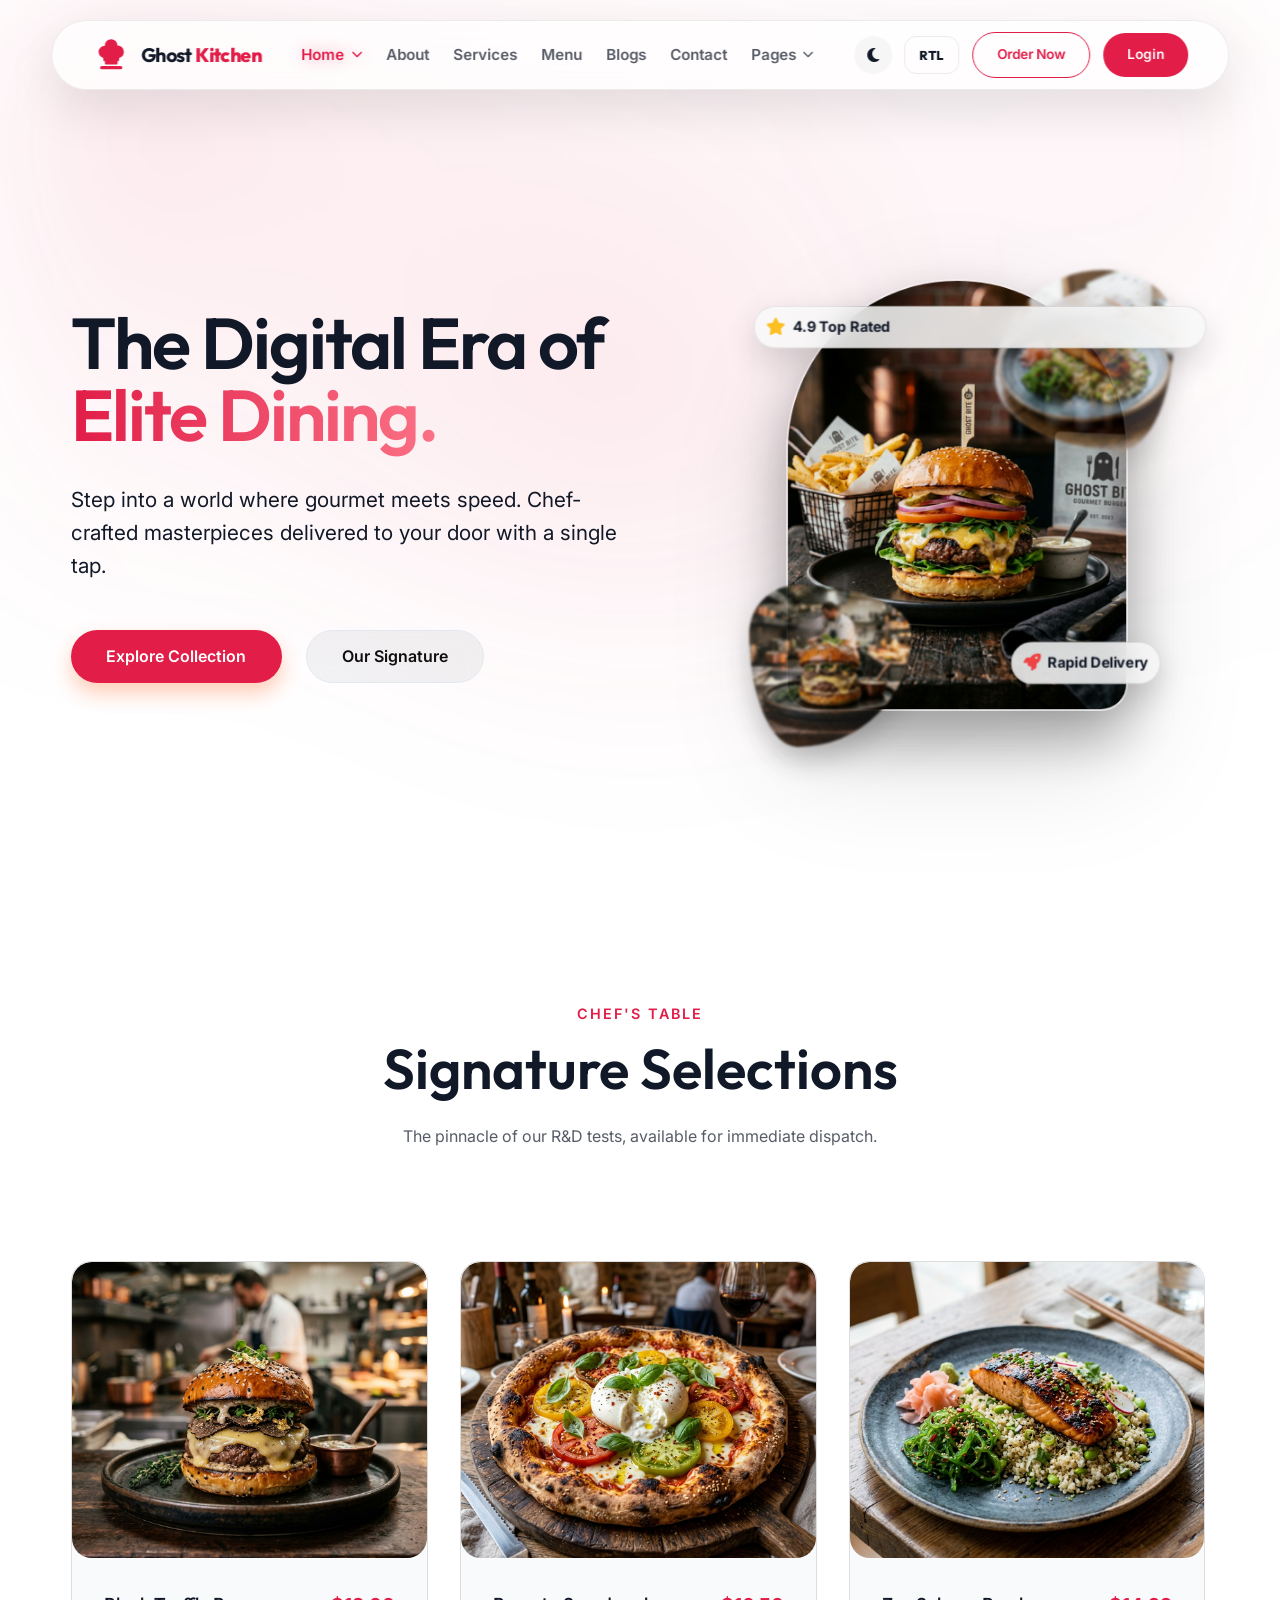
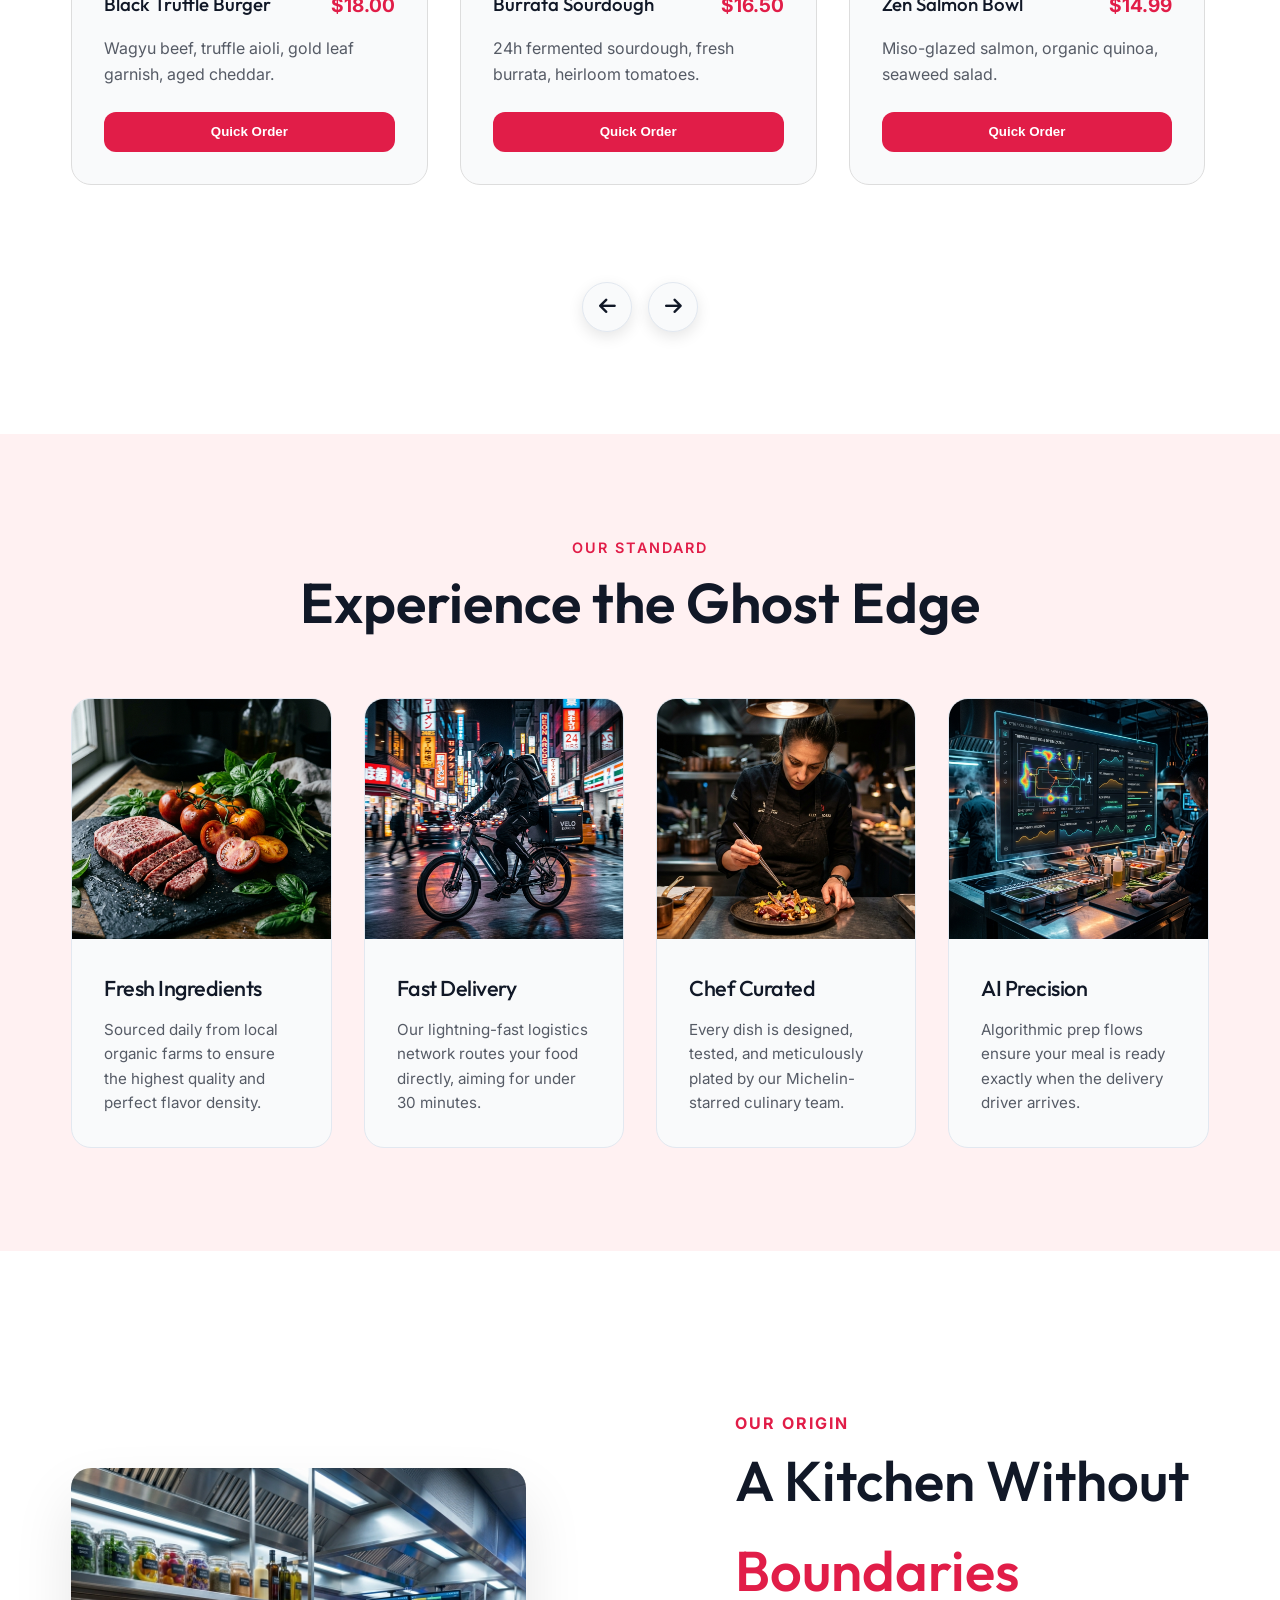
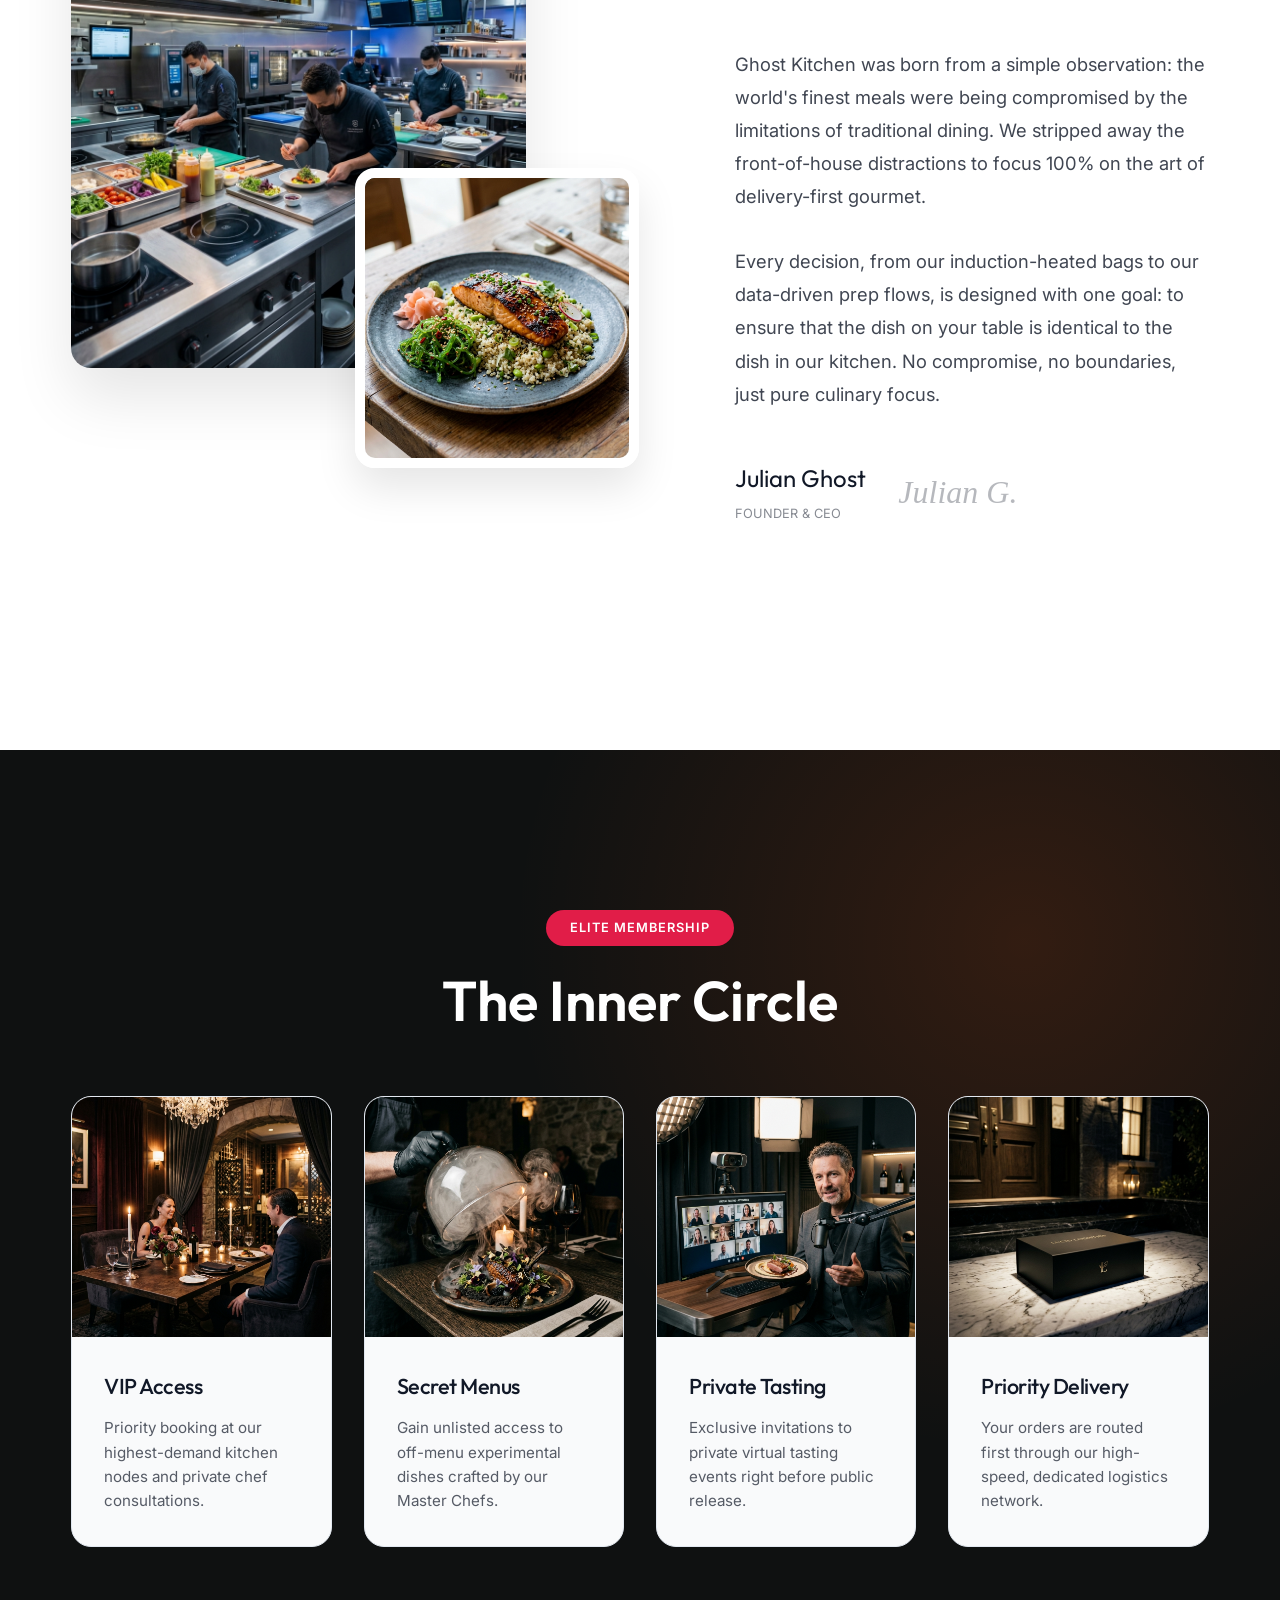
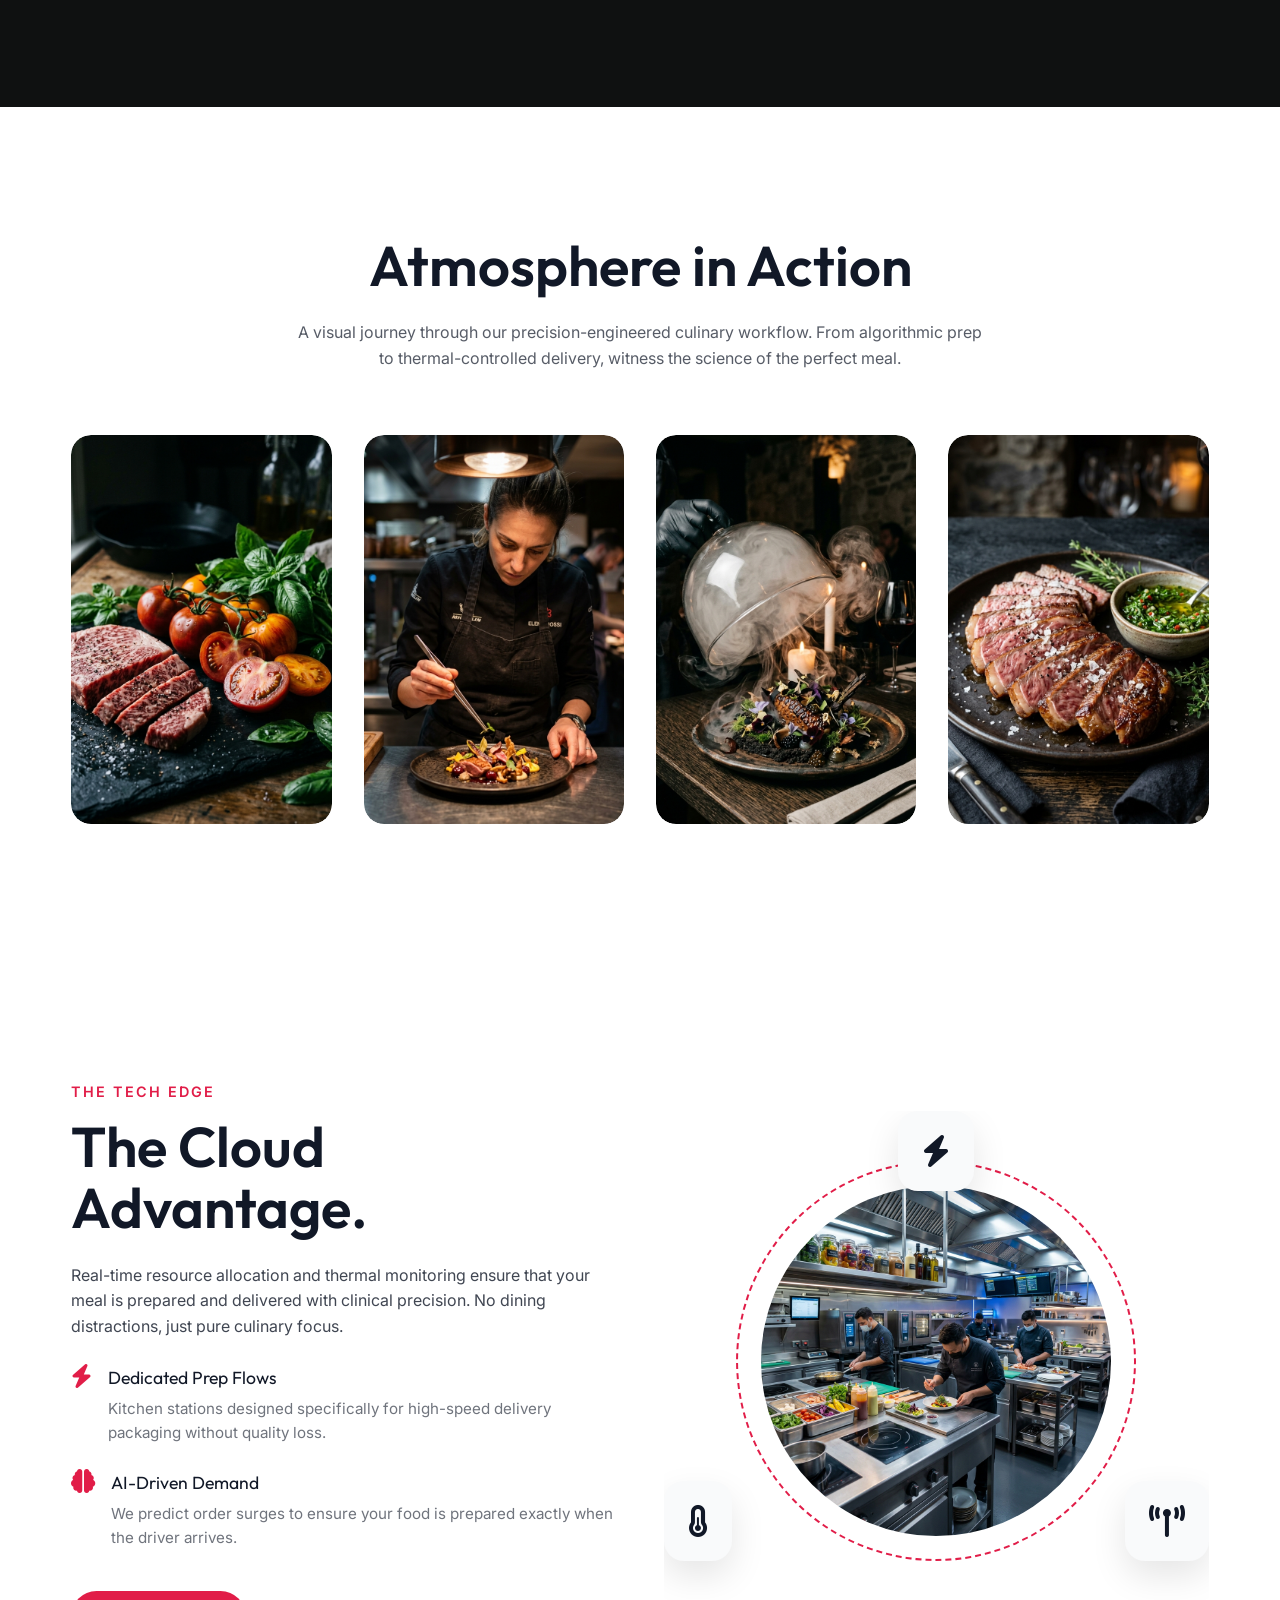
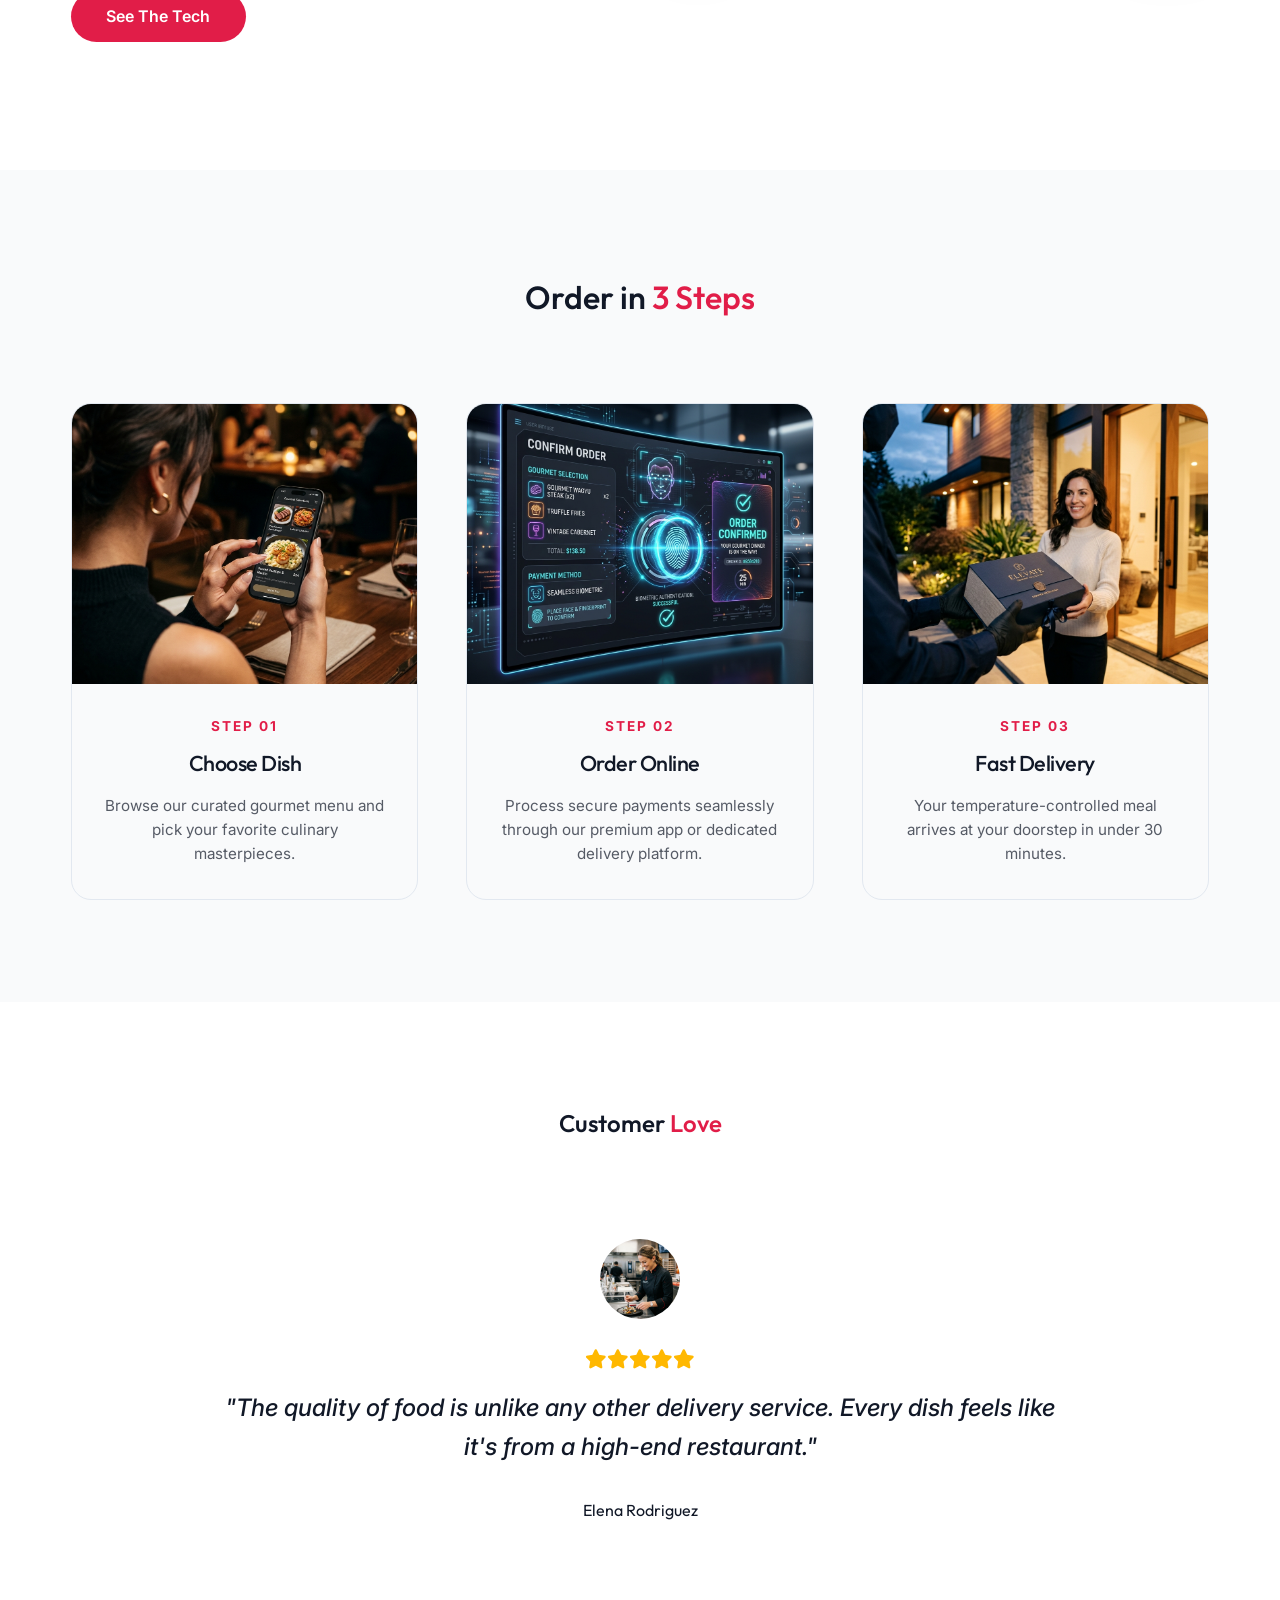
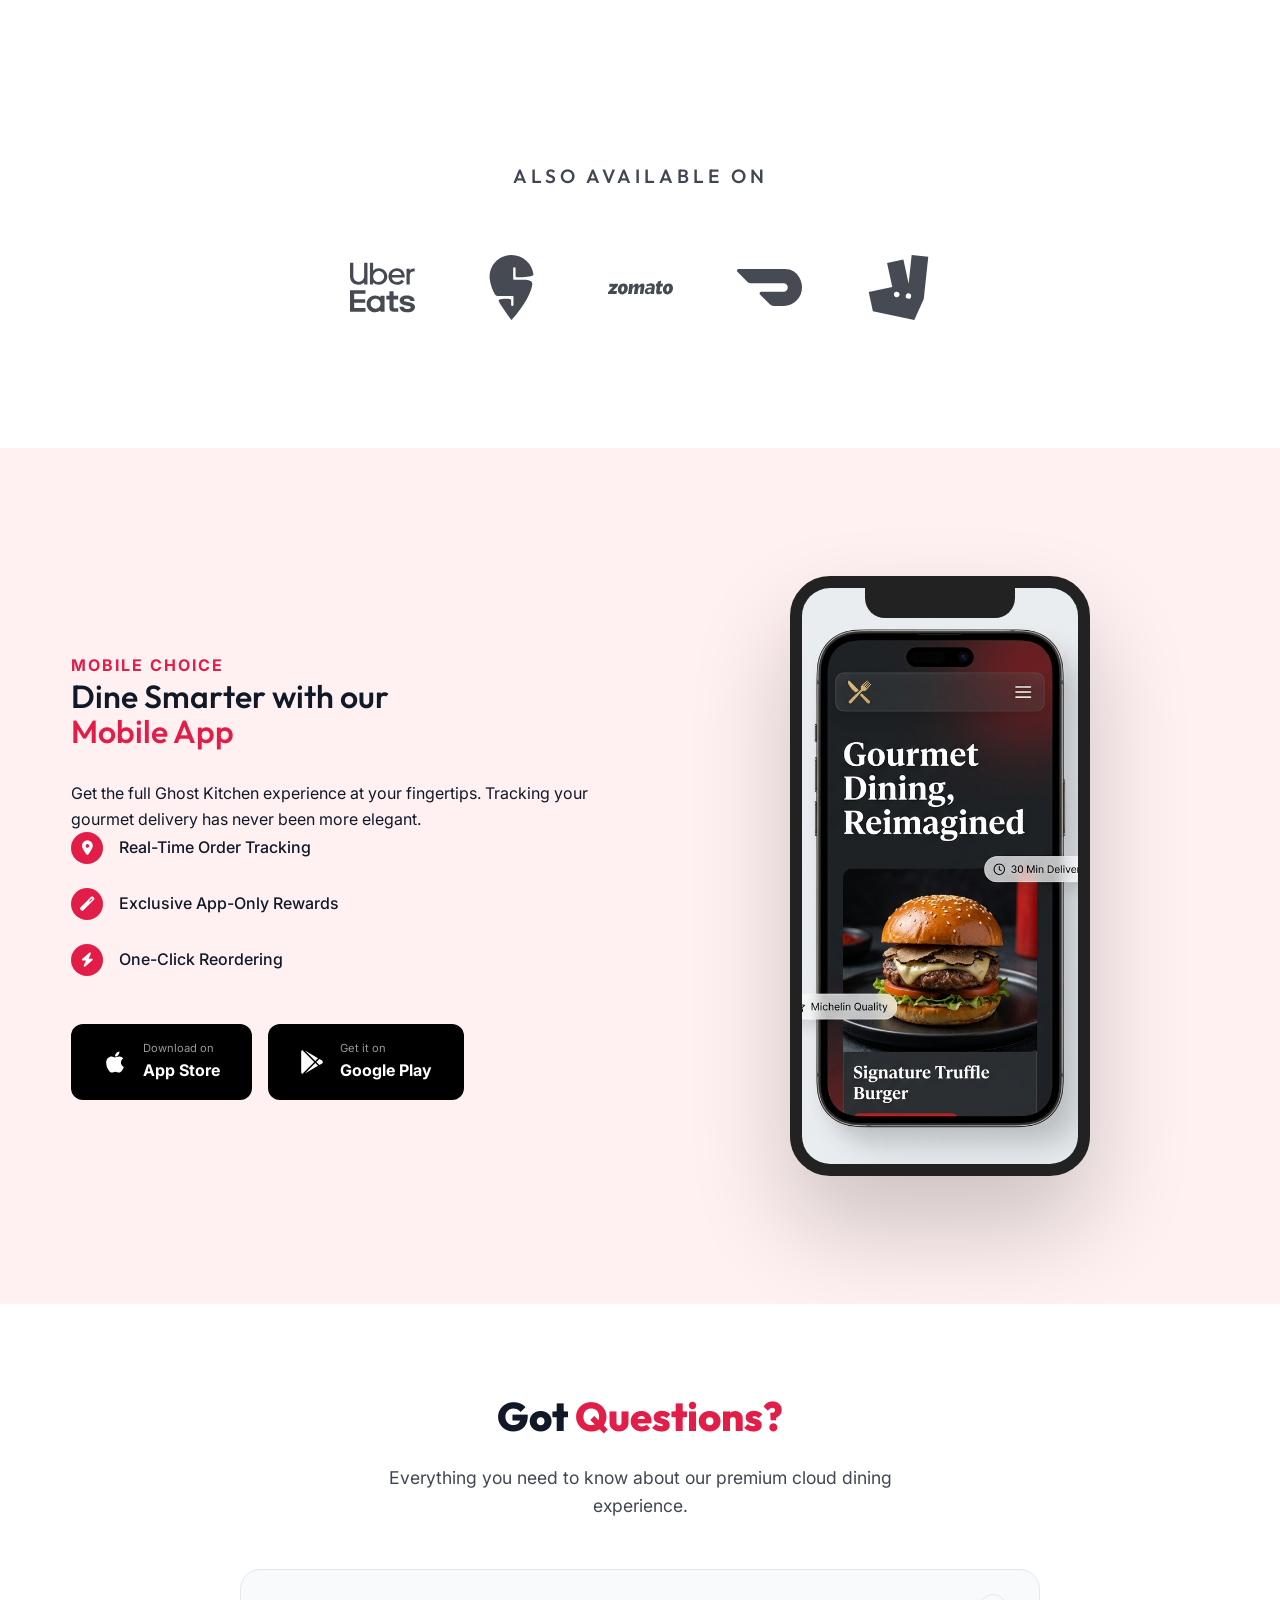
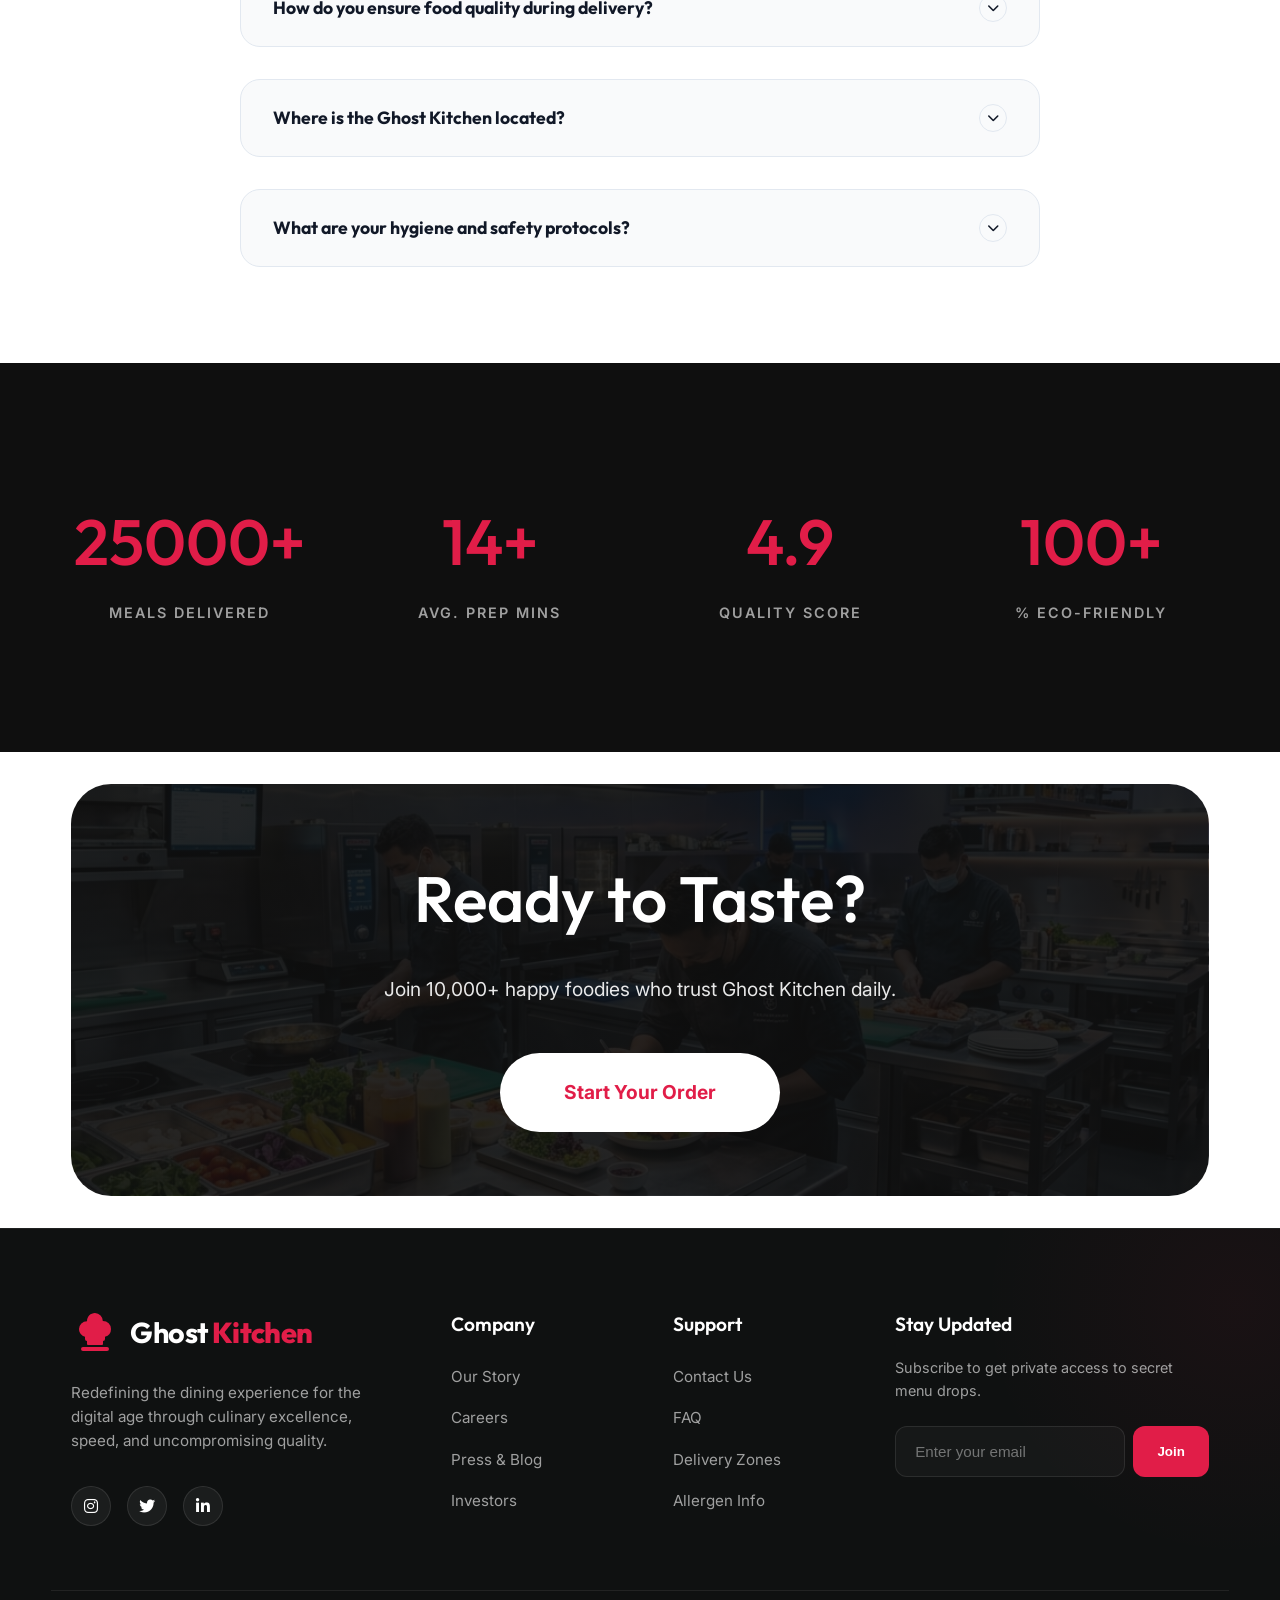
<file: index.html>
﻿<!DOCTYPE html>
<html lang="en">
<head>
    <meta charset="UTF-8">
    <meta name="viewport" content="width=device-width, initial-scale=1.0">
    <link rel="icon" type="image/svg+xml" href="assets/images/ui/brand-icon.svg">
    <meta http-equiv="refresh" content="0; url=pages/index.html">
    <title>Ghost Kitchen | Redirecting...</title>
    <style>
        :root {
            --primary: #e11d48;
            --bg: #111827;
        }

        body {
            margin: 0;
            padding: 0;
            background-color: var(--bg);
            color: white;
            font-family: 'Inter', system-ui, -apple-system, sans-serif;
            display: flex;
            flex-direction: column;
            justify-content: center;
            align-items: center;
            height: 100vh;
            overflow: hidden;
        }

        .loader-container {
            text-align: center;
            animation: fadeIn 0.5s ease-out;
        }

        .splash-logo {
            display: inline-flex;
            align-items: center;
            justify-content: center;
            gap: 0.8rem;
            margin-bottom: 2rem;
        }
        .splash-logo img {
            width: 3rem;
            height: 3rem;
            display: block;
            filter: drop-shadow(0 12px 20px rgba(225, 29, 72, 0.14));
        }
        .splash-logo span {
            font-family: 'Outfit', system-ui, sans-serif;
            font-size: clamp(1.8rem, 5vw, 2.3rem);
            font-weight: 700;
            color: white;
            letter-spacing: -0.6px;
        }
        .splash-logo strong {
            color: var(--primary);
            font-weight: 800;
        }

        .spinner {
            width: 40px;
            height: 40px;
            border: 3px solid rgba(225, 29, 72, 0.1);
            border-top: 3px solid var(--primary);
            border-radius: 50%;
            margin: 0 auto 1.5rem;
            animation: spin 0.8s linear infinite;
        }

        .text {
            font-size: 0.9rem;
            opacity: 0.6;
            letter-spacing: 1px;
            text-transform: uppercase;
        }

        @keyframes spin {
            0% { transform: rotate(0deg); }
            100% { transform: rotate(360deg); }
        }

        @keyframes fadeIn {
            from { opacity: 0; transform: translateY(10px); }
            to { opacity: 1; transform: translateY(0); }
        }
    </style>
</head>
<body>
    <div class="loader-container">
        <div class="splash-logo"><img src="assets/images/ui/brand-chef-hat.svg" alt="" aria-hidden="true"><span>Ghost <strong>Kitchen</strong></span></div>
        <div class="spinner"></div>
        <div class="text">Redirecting to Premium Experience</div>
    </div>

    <script>
        // Immediate redirection for maximum speed
        window.location.replace("pages/index.html");
    </script>
</body>
</html>
</file>
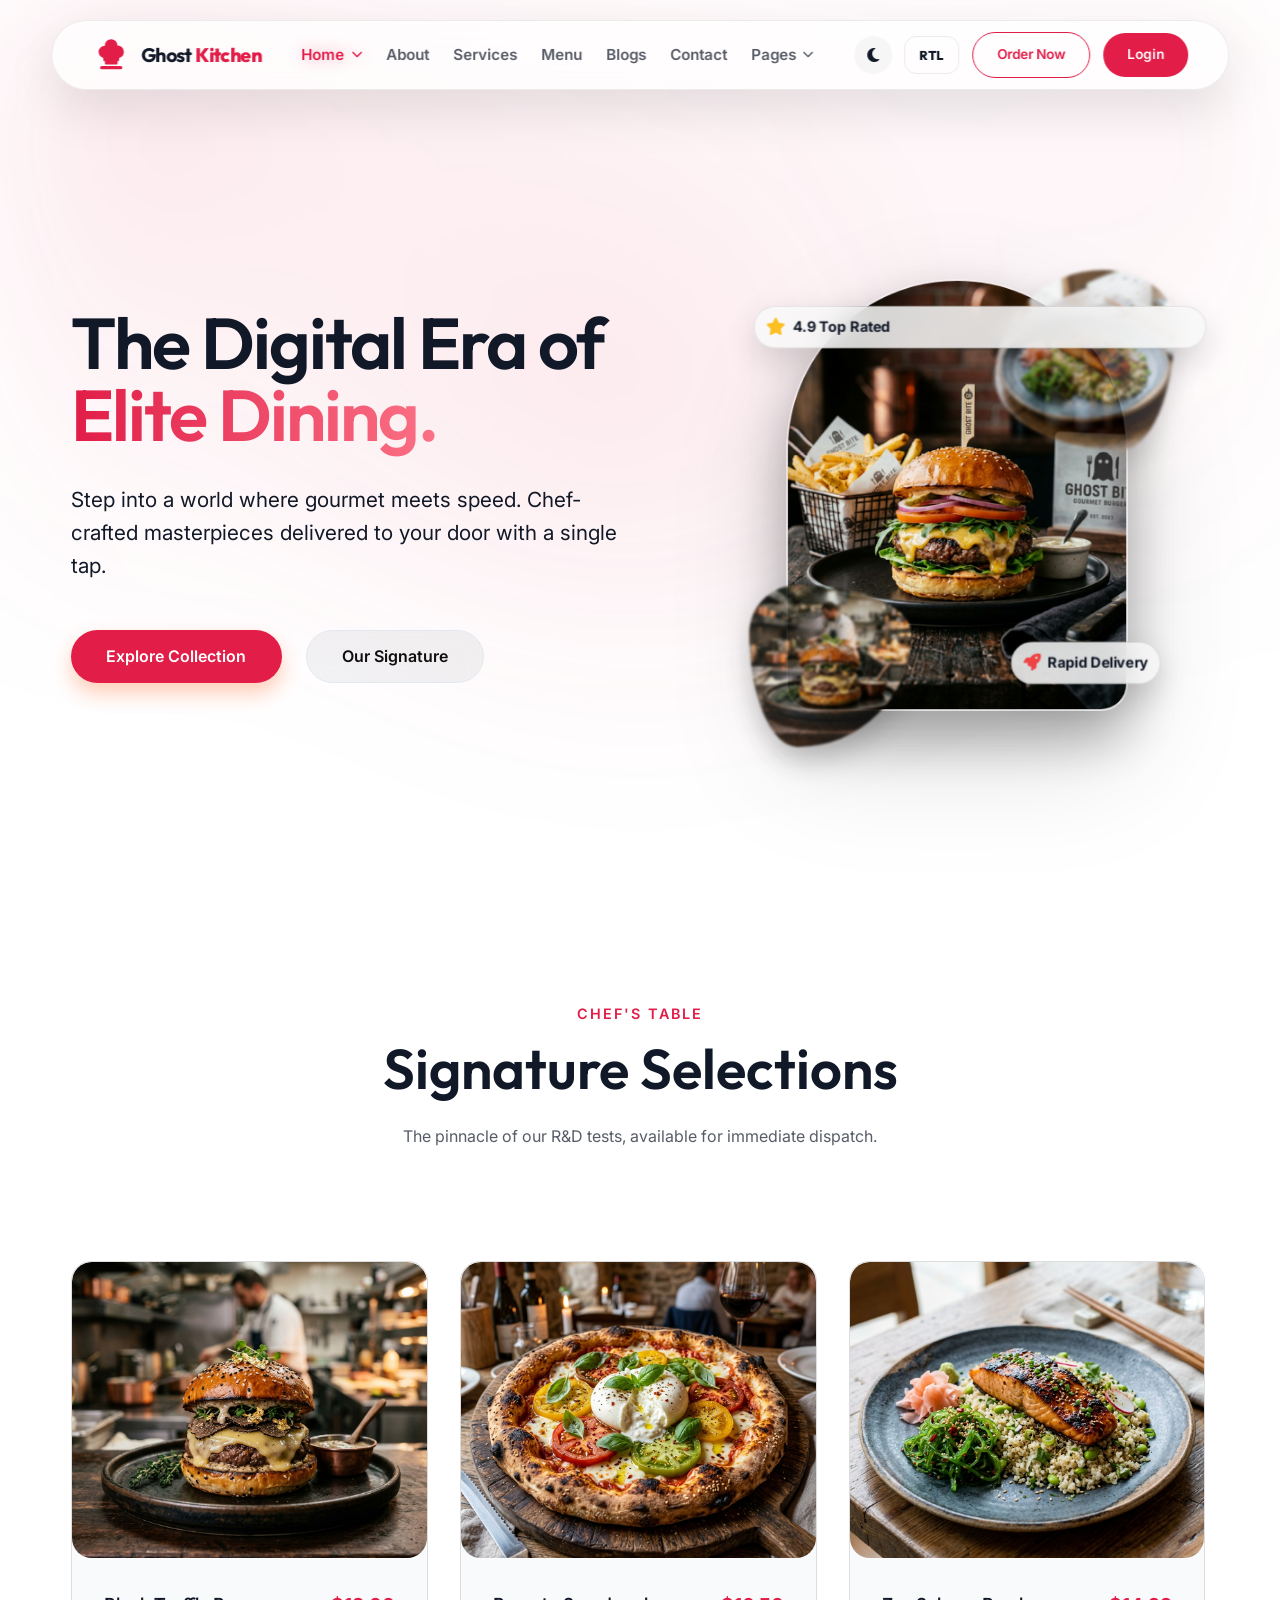
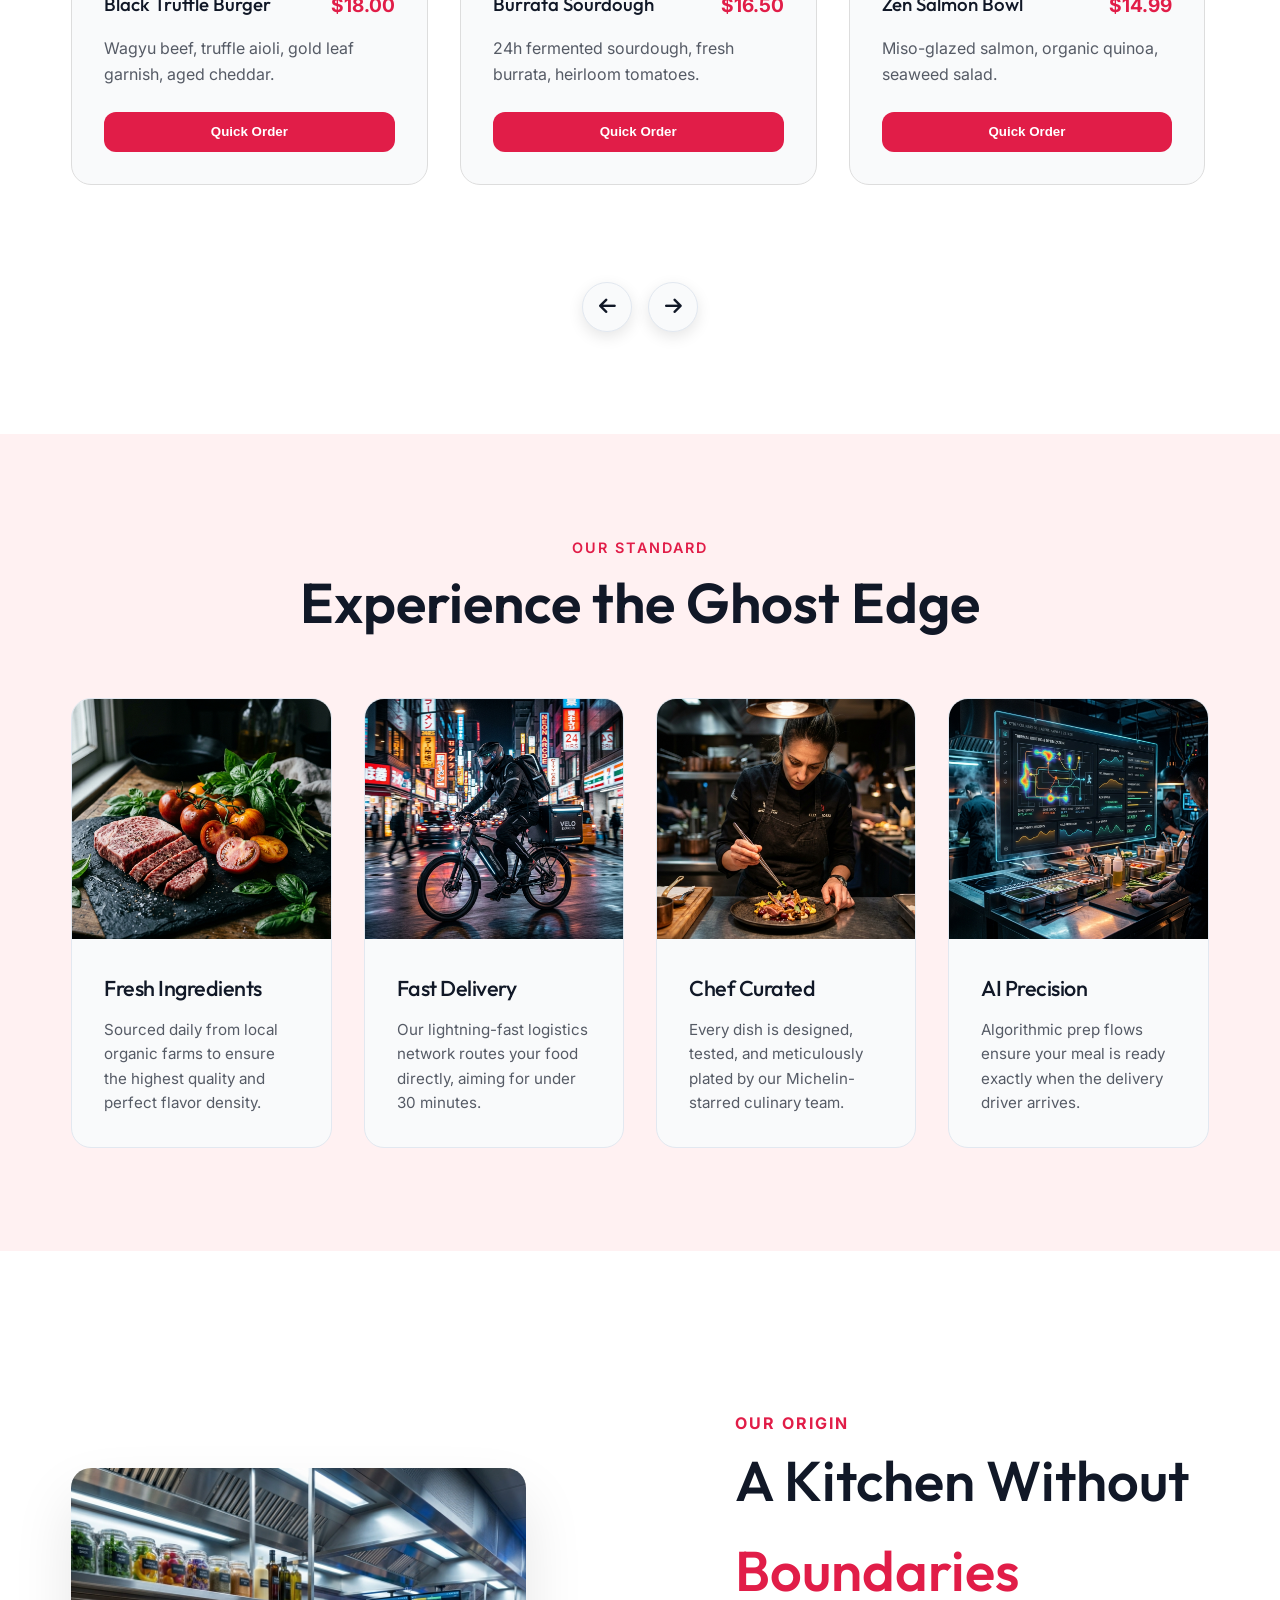
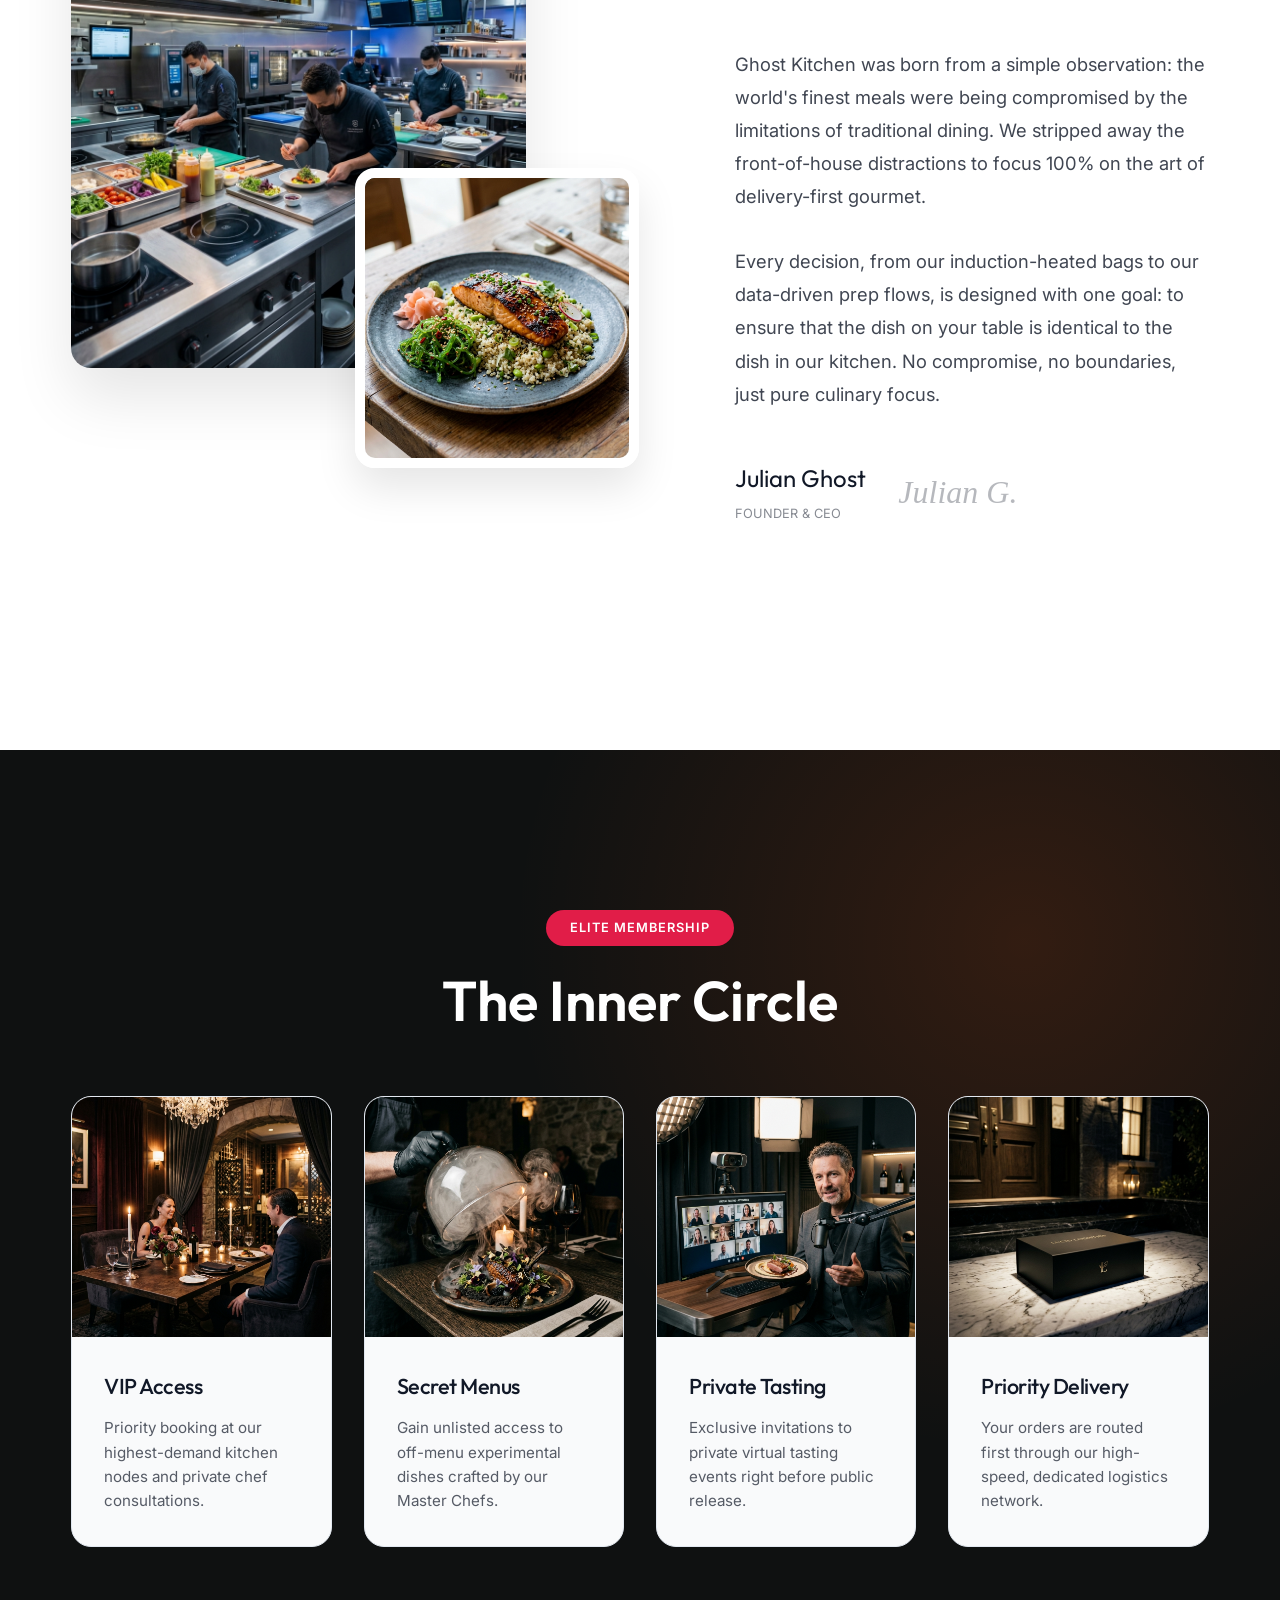
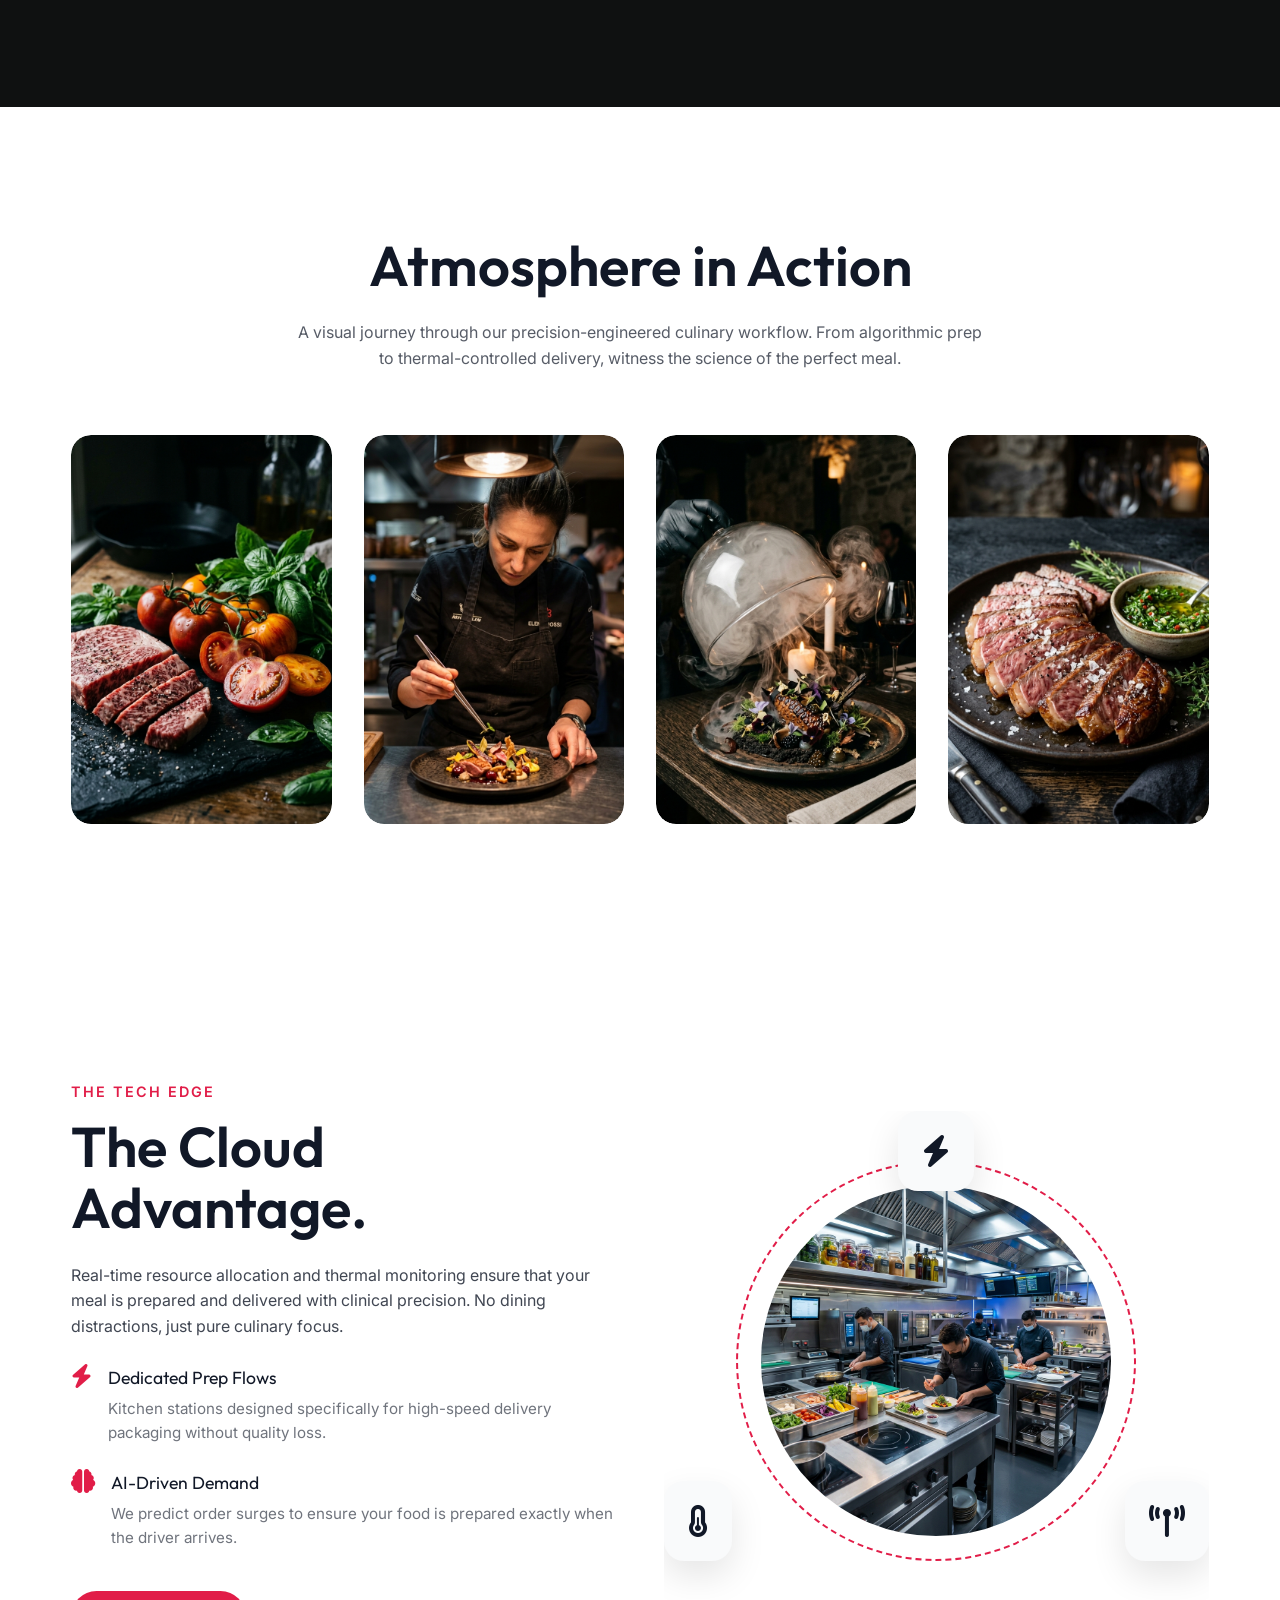
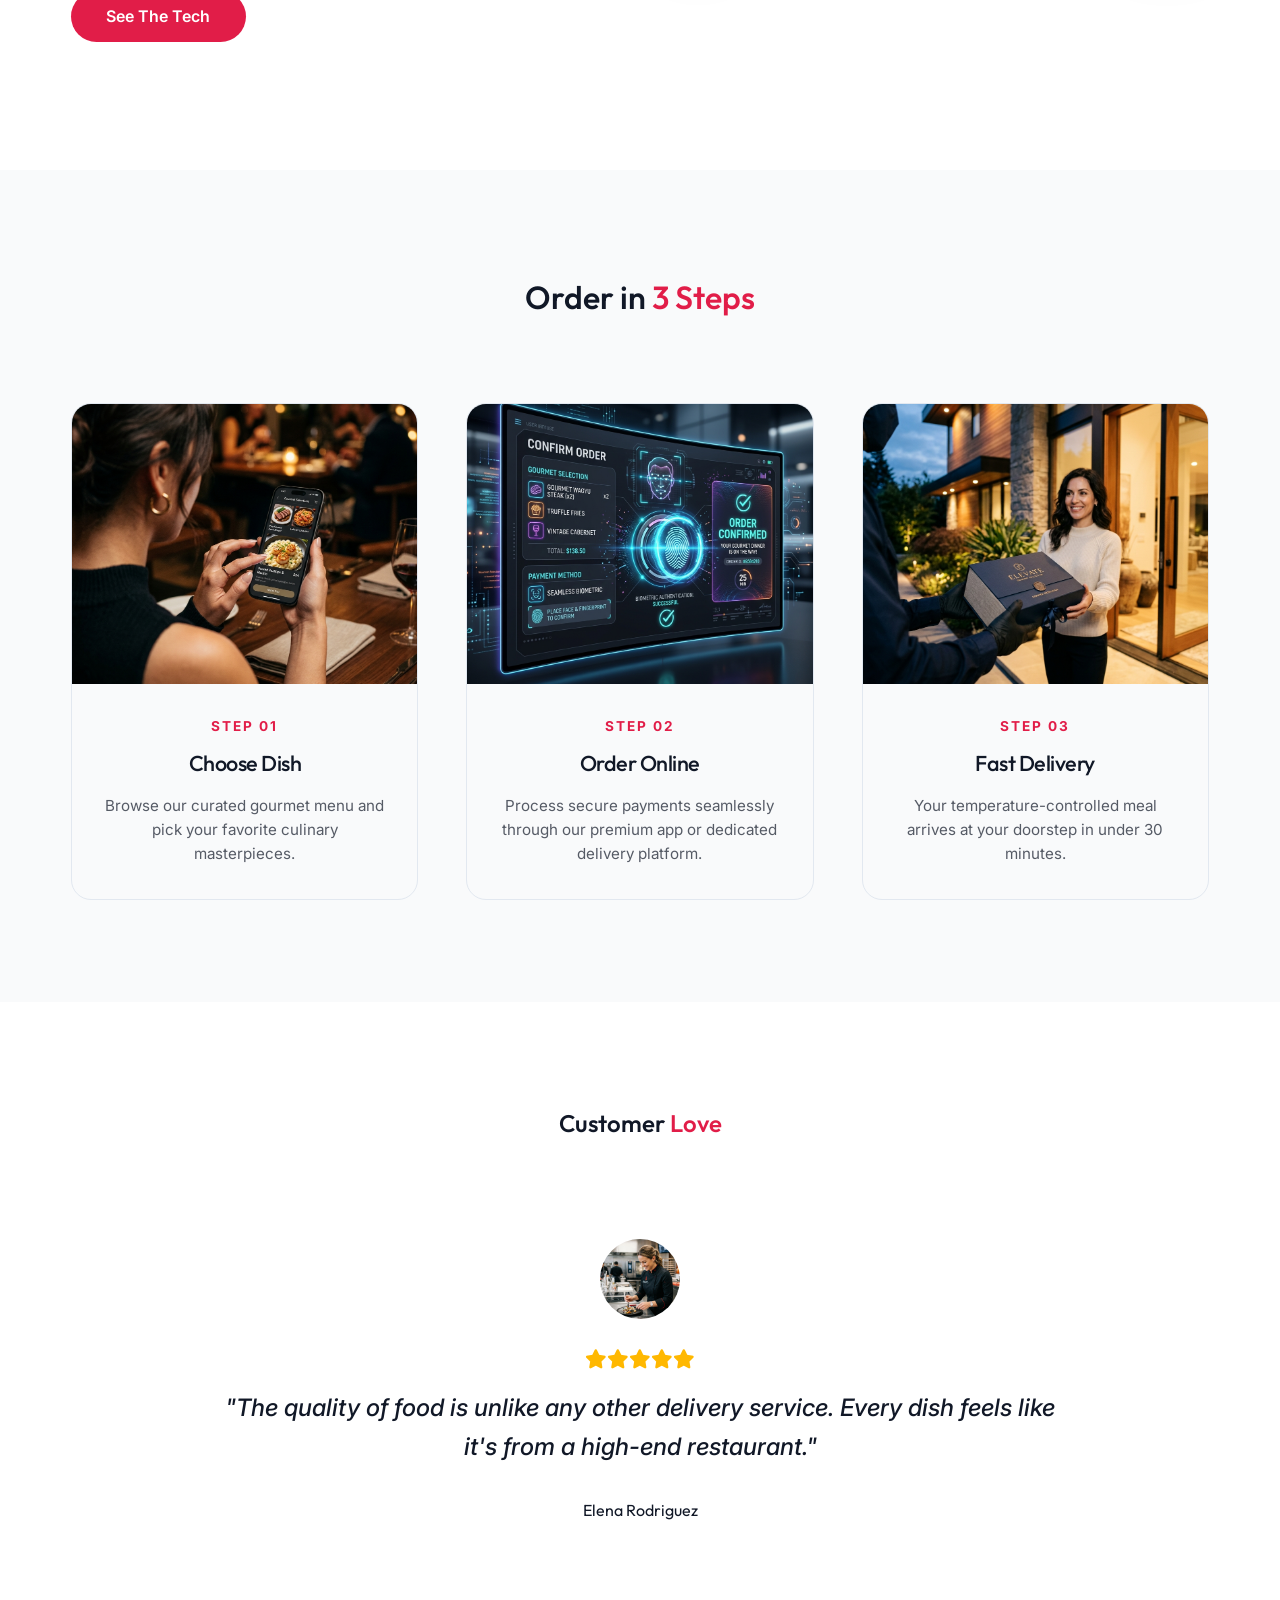
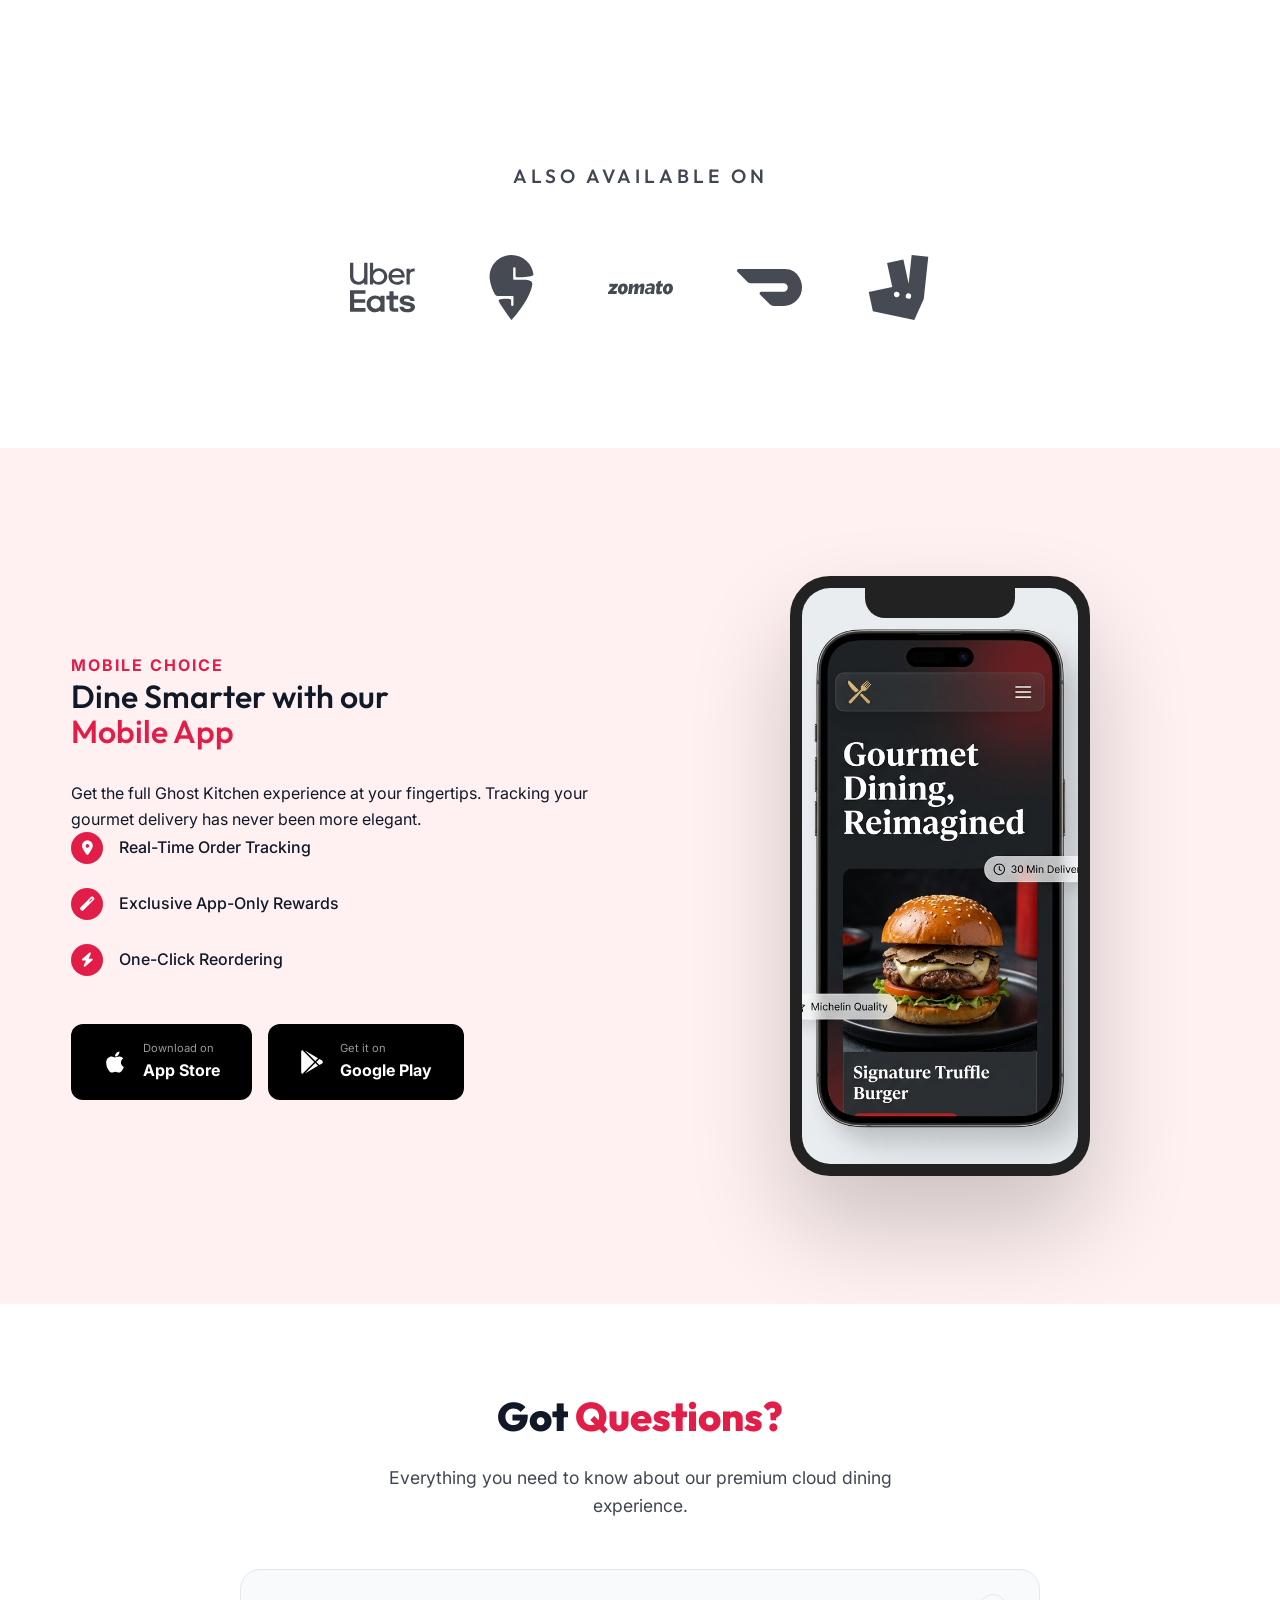
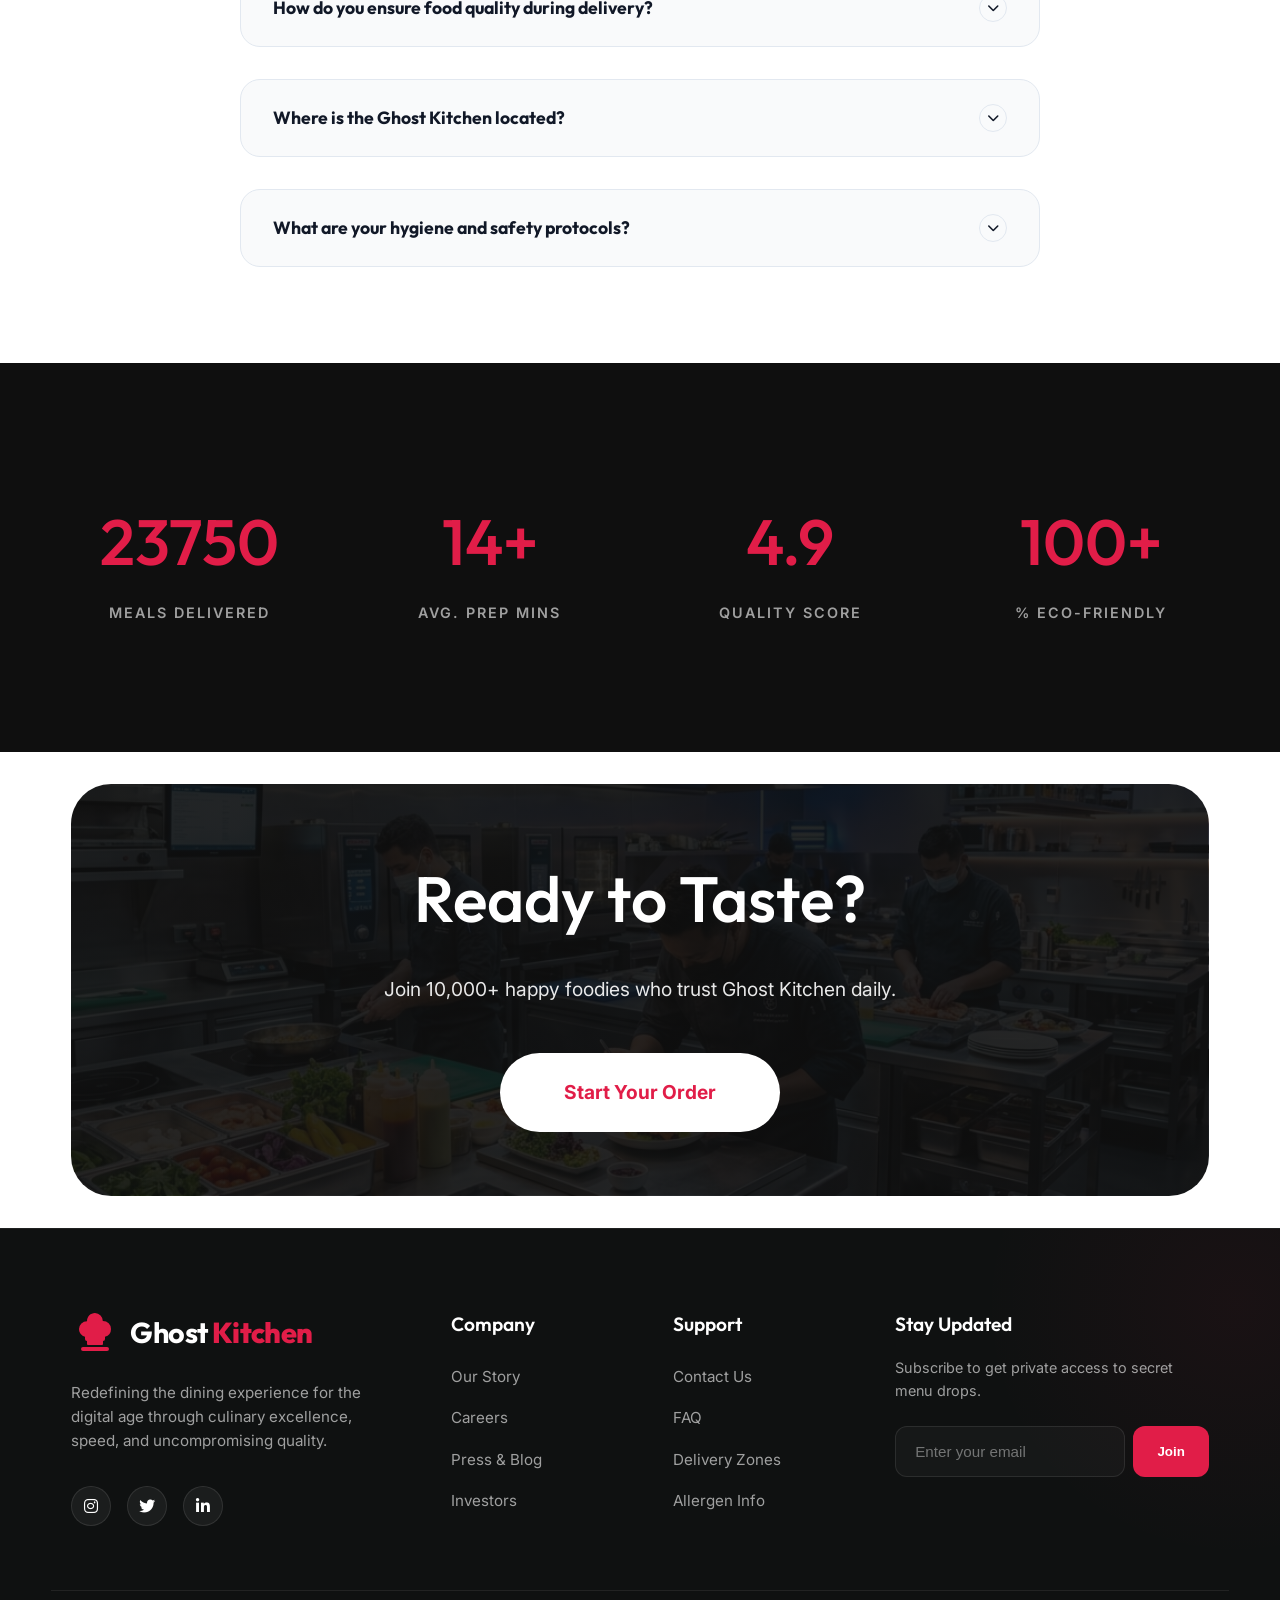
<file: pages/index.html>
<!DOCTYPE html>
<html lang="en" data-theme="light">

<head>
    <meta charset="UTF-8">
    <meta name="viewport" content="width=device-width, initial-scale=1.0">
    <link rel="icon" type="image/svg+xml" href="../assets/images/ui/brand-icon.svg">
    <title>Ghost Kitchen | Premium Virtual Restaurant & Cloud Dining</title>
    <meta name="description" content="Experience the future of gourmet dining with Ghost Kitchen. Chef-curated meals, AI-driven precision, and heat-retaining technology delivered to your door.">

    <!-- SEO & Social Meta Tags -->
    <meta name="robots" content="index, follow">
    <meta name="author" content="Ghost Kitchen">
    <link rel="canonical" href="https://ghostkitchen.io/">

    <!-- Open Graph / Facebook -->
    <meta property="og:type" content="website">
    <meta property="og:url" content="https://ghostkitchen.io/">
    <meta property="og:title" content="Ghost Kitchen | Premium Virtual Restaurant & Cloud Dining">
    <meta property="og:description" content="Experience the future of gourmet dining with Ghost Kitchen. Chef-curated meals, AI-driven precision, and heat-retaining technology delivered to your door.">
    <meta property="og:image" content="https://ghostkitchen.io/assets/images/dishes/truffle_burger.png">

    <!-- Twitter -->
    <meta property="twitter:card" content="summary_large_image">
    <meta property="twitter:url" content="https://ghostkitchen.io/">
    <meta property="twitter:title" content="Ghost Kitchen | Premium Virtual Restaurant & Cloud Dining">
    <meta property="twitter:description" content="Experience the future of gourmet dining with Ghost Kitchen. Chef-curated meals, AI-driven precision, and heat-retaining technology delivered to your door.">
    <meta property="twitter:image" content="https://ghostkitchen.io/assets/images/dishes/truffle_burger.png">

    <!-- JSON-LD Structured Data -->
    <script type="application/ld+json">
    {
      "@context": "https://schema.org",
      "@type": "Organization",
      "name": "Ghost Kitchen",
      "url": "https://ghostkitchen.io/",
      "logo": "https://ghostkitchen.io/assets/images/favicon.png",
      "description": "Experience the future of cloud dining. Chef-curated gourmet meals delivered to your doorstep.",
      "sameAs": [
        "https://facebook.com/ghostkitchen",
        "https://instagram.com/ghostkitchen",
        "https://twitter.com/ghostkitchen"
      ]
    }
    </script>
    <script type="application/ld+json">
    {
      "@context": "https://schema.org",
      "@type": "WebSite",
      "url": "https://ghostkitchen.io/",
      "potentialAction": {
        "@type": "SearchAction",
        "target": "https://ghostkitchen.io/search?q={search_term_string}",
        "query-input": "required name=search_term_string"
      }
    }
    </script>

    <!-- Google Fonts -->
    <link rel="preconnect" href="https://fonts.googleapis.com">
    <link rel="preconnect" href="https://fonts.gstatic.com" crossorigin>
    <link
        href="https://fonts.googleapis.com/css2?family=Inter:wght@400;500;600&family=Outfit:wght@400;500;600;700;800;900&display=swap"
        rel="stylesheet">

    <!-- Core Styles -->
    <link rel="stylesheet" href="../assets/css/style.css">
    <link rel="stylesheet" href="../assets/css/dark-mode.css">

    <!-- Navbar V4 -->
    <link rel="stylesheet" href="https://cdnjs.cloudflare.com/ajax/libs/font-awesome/6.4.0/css/all.min.css">
    <link rel="stylesheet" href="../assets/css/navbar-v4.css">
    <link rel="stylesheet" href="../assets/css/rtl.css">
    <link rel="stylesheet" href="../assets/css/footer.css">
    <link rel="stylesheet" href="../assets/css/responsive.css">

    <script>
        // Immediate Theme & Direction application to prevent flash
        (function () {
            const dir = localStorage.getItem('dir') || 'ltr';
            const theme = localStorage.getItem('theme') || 'light';
            document.documentElement.dir = dir;
            document.documentElement.setAttribute('data-theme', theme);
        })();
    </script>

    <style>
        /* Custom V2 Homepage Styles */
        /* header {
            position: fixed;
            top: 0;
            width: 100%;
            padding: 1.5rem 0;
            z-index: 1000;
            transition: var(--transition);
            background: transparent;
        }

        header.scrolled {
            background: var(--bg-color);
            backdrop-filter: blur(10px);
            opacity: 0.95;
            padding: 1rem 0;
            box-shadow: var(--shadow-sm);
        }

        [data-theme="dark"] header.scrolled {
            background: rgba(17, 24, 39, 0.9);
        } */

        /* .nav-container {
            display: flex;
            justify-content: space-between;
            align-items: center;
        }

        .logo {
            font-family: var(--font-heading);
            font-size: 1.8rem;
            font-weight: 800;
            color: var(--primary-color);
            letter-spacing: -1px;
        }

        .nav-menu ul {
            display: flex;
            gap: 2.5rem;
        }

        .nav-menu a {
            font-weight: 500;
            font-size: 0.95rem;
            opacity: 0.8;
        }

        .nav-menu a:hover {
            opacity: 1;
            color: var(--primary-color);
        } */

        /* 1. Hero Section - V4 Dynamic Animated Collage */
        .hero {
            position: relative;
            min-height: 100vh;
            display: flex;
            align-items: center;
            overflow: hidden;
            background: var(--bg-color);
            padding-top: 90px;
        }

        /* Animated Mesh Background */
        .hero-mesh {
            position: absolute;
            top: 0;
            left: 0;
            width: 100%;
            height: 100%;
            background:
                radial-gradient(at 10% 10%, rgba(225, 29, 72, 0.1) 0px, transparent 50%),
                radial-gradient(at 90% 10%, rgba(225, 29, 72, 0.05) 0px, transparent 50%),
                radial-gradient(at 50% 50%, rgba(225, 29, 72, 0.08) 0px, transparent 50%);
            filter: blur(80px);
            z-index: 0;
            animation: meshMove 20s ease-in-out infinite alternate;
        }

        @keyframes meshMove {
            0% {
                transform: scale(1) translate(0, 0);
            }

            100% {
                transform: scale(1.2) translate(5%, 5%);
            }
        }

        .hero-container {
            display: grid;
            grid-template-columns: 1.2fr 1fr;
            align-items: center;
            gap: 2rem;
            position: relative;
            z-index: 5;
        }

        .hero-content {
            text-align: left;
        }

        .hero-content h1 {
            font-size: clamp(2.8rem, 6vw, 4.5rem);
            line-height: 1;
            margin-bottom: 2rem;
            letter-spacing: -2px;
            font-weight: 600;
        }

        .hero-content h1 span {
            background: linear-gradient(90deg, var(--primary-color), #fb7185);
            -webkit-background-clip: text;
            background-clip: text;
            -webkit-text-fill-color: transparent;
        }

        .hero-content p {
            font-size: 1.3rem;
            margin-bottom: 3rem;
            opacity: 0.8;
            max-width: 550px;
        }

        /* Dynamic Collage Area */
        .hero-collage {
            position: relative;
            height: 600px;
            display: flex;
            justify-content: center;
            align-items: center;
        }

        .parallax-item {
            position: absolute;
            transition: transform 0.1s ease-out;
            will-change: transform;
        }

        .main-food {
            width: 80%;
            z-index: 5;
            filter: drop-shadow(0 40px 60px rgba(0, 0, 0, 0.15));
            animation: floating 10s ease-in-out infinite;
        }

        .sub-food-1 {
            width: 30%;
            top: 5%;
            right: 0;
            z-index: 3;
            animation: floating 8s ease-in-out infinite reverse;
            filter: blur(2px) opacity(0.8);
        }

        .sub-food-2 {
            width: 25%;
            bottom: 10%;
            left: -5%;
            z-index: 3;
            animation: floating 12s ease-in-out infinite;
            filter: blur(1px) opacity(0.9);
        }

        .sub-food-3 {
            width: 20%;
            top: 15%;
            left: 0;
            z-index: 2;
            animation: floating 15s ease-in-out infinite reverse;
            filter: blur(4px) opacity(0.6);
        }

        /* V4 Floating Badges */
        .v4-badge {
            position: absolute;
            background: rgba(245, 245, 245, 0.88);
            backdrop-filter: blur(15px);
            -webkit-backdrop-filter: blur(15px);
            border: 1px solid rgba(180, 180, 180, 0.35);
            padding: 0.6rem 0.8rem;
            border-radius: 100px;
            display: flex;
            align-items: center;
            gap: 0.5rem;
            font-weight: 600;
            color: #111827;
            /* Dark charcoal text for readability */
            box-shadow: 0 15px 35px rgba(0, 0, 0, 0.12);
            z-index: 10;
        }

        .v4-badge-1 {
            top: 30%;
            right: -5%;
        }

        .v4-badge-2 {
            bottom: 25%;
            right: 10%;
        }

        @keyframes floating {

            0%,
            100% {
                transform: translateY(0) rotate(0deg);
            }

            50% {
                transform: translateY(-30px) rotate(5deg);
            }
        }

        @media (max-width: 1024px) {
            .hero-container {
                grid-template-columns: 1fr;
                text-align: center;
                padding-bottom: 50px;
            }

            .hero-content {
                display: flex;
                flex-direction: column;
                align-items: center;
                margin-top: 4rem;
            }

            .hero-content p {
                margin-left: auto;
                margin-right: auto;
            }

            .hero-collage {
                height: 400px;
                order: -1;
            }
        }

        /* 2. Signature Dishes - Standardized */
        .dish-grid {
            display: grid;
            grid-template-columns: repeat(auto-fit, minmax(320px, 1fr));
            gap: 2.5rem;
        }

        .dish-card {
            background: var(--card-bg);
            border-radius: var(--radius-lg);
            border: 1px solid #ddd;
            padding: 0;
            display: flex;
            flex-direction: column;
            height: 100%;
            overflow: hidden;
            transition: transform 0.4s cubic-bezier(0.165, 0.84, 0.44, 1),
                box-shadow 0.4s cubic-bezier(0.165, 0.84, 0.44, 1),
                border-color 0.4s ease;
            cursor: pointer;
            animation: float-card 6s ease-in-out infinite;
        }

        @keyframes float-card {

            0%,
            100% {
                transform: translateY(0);
            }

            50% {
                transform: translateY(-8px);
            }
        }

        /* Staggered delays for the float animation */
        .dish-card:nth-child(2n) {
            animation-delay: 1s;
        }

        .dish-card:nth-child(3n) {
            animation-delay: 1.5s;
        }

        /* Carousel Styles */
        .carousel-container {
            position: relative;
            overflow: hidden;
            padding: 2rem 0;
            margin: 0 -1rem;
        }

        .carousel-track {
            display: flex;
            gap: 2rem;
            transition: transform 0.6s cubic-bezier(0.23, 1, 0.32, 1);
            will-change: transform;
            padding: 1rem;
        }

        .carousel-track .dish-card {
            flex: 0 0 calc(33.333% - 1.4rem);
            min-width: 300px;
        }

        .carousel-nav {
            display: flex;
            justify-content: center;
            gap: 1.5rem;
            margin-top: 3rem;
        }

        .btn-nav {
            width: 50px;
            height: 50px;
            border-radius: 50%;
            background: var(--card-bg);
            border: 1px solid var(--border-color);
            display: flex;
            align-items: center;
            justify-content: center;
            cursor: pointer;
            transition: var(--transition);
            font-size: 1.2rem;
            box-shadow: 0 5px 15px rgba(0, 0, 0, 0.1);
        }

        .btn-nav:hover {
            background: var(--primary-color);
            color: #fff;
            border-color: var(--primary-color);
            transform: translateY(-3px);
            box-shadow: 0 10px 20px rgba(225, 29, 72, 0.2);
        }

        .btn-nav:disabled {
            opacity: 0.6;
            cursor: not-allowed;
            transform: none !important;
            box-shadow: none !important;
        }

        @media (max-width: 1024px) {
            .carousel-track .dish-card {
                flex: 0 0 calc(50% - 1rem);
            }
        }

        @media (max-width: 768px) {
            .carousel-track .dish-card {
                flex: 0 0 88vw;
                min-width: unset;
            }

            .carousel-track {
                padding-left: 6vw;
                gap: 1.5rem;
                display: flex;
            }

            .carousel-container {
                margin: 0 -1.5rem;
                overflow: hidden;
            }
        }

        .dish-card:hover {
            transform: translateY(-15px) !important;
            /* Override float-card slightly on hover */
            box-shadow: 0 30px 60px rgba(0, 0, 0, 0.12);
            border-color: var(--primary-color);
        }

        .img-zoom-container {
            width: 100%;
            aspect-ratio: 1.2 / 1;
            overflow: hidden;
            position: relative;
        }

        /* Shine/Glint Effect */
        .img-zoom-container::after {
            content: '';
            position: absolute;
            top: 0;
            left: -100%;
            width: 100%;
            height: 100%;
            background: linear-gradient(90deg,
                    transparent,
                    rgba(255, 255, 255, 0.2),
                    transparent);
            transition: 0.6s;
        }

        .dish-card:hover .img-zoom-container::after {
            left: 100%;
        }

        .img-zoom-container img {
            width: 100%;
            height: 100%;
            object-fit: cover;
            transition: transform 0.6s cubic-bezier(0.165, 0.84, 0.44, 1);
        }

        .dish-card:hover .img-zoom-container img {
            transform: scale(1.1);
        }

        .dish-info {
            padding: 2rem;
            flex-grow: 1;
            display: flex;
            flex-direction: column;
        }

        .dish-header {
            display: flex;
            justify-content: space-between;
            align-items: flex-start;
            margin-bottom: 1rem;
        }

        .dish-price {
            color: var(--primary-color);
            font-weight: 700;
            font-size: 1.2rem;
            transition: transform 0.3s ease;
        }

        .dish-card:hover .dish-price {
            transform: scale(1.1);
        }

        .dish-card p {
            flex-grow: 1;
            margin-bottom: 2rem;
            line-height: 1.6;
            opacity: 0.7;
            transition: opacity 0.3s ease;
        }

        .dish-card:hover p {
            opacity: 1;
        }

        /* Button Animation */
        .dish-card .btn-primary {
            width: 100%;
            border-radius: 12px;
            position: relative;
            overflow: hidden;
            transition: all 0.3s ease;
        }

        .dish-card:hover .btn-primary {
            transform: translateY(-2px);
            box-shadow: 0 10px 20px rgba(225, 29, 72, 0.2);
        }

        /* Premium Feature & Elite Cards */
        .feature-card-premium {
            background: var(--card-bg);
            border-radius: var(--radius-lg);
            border: 1px solid var(--border-color);
            overflow: hidden;
            display: flex;
            flex-direction: column;
            transition: transform 0.4s cubic-bezier(0.165, 0.84, 0.44, 1), box-shadow 0.4s;
            height: 100%;
            color: var(--text-color);
        }

        .feature-card-premium:hover {
            transform: translateY(-8px);
            box-shadow: 0 25px 50px rgba(0, 0, 0, 0.08);
            border-color: rgba(225, 29, 72, 0.3);
        }

        [data-theme="dark"] .feature-card-premium:hover {
            box-shadow: 0 25px 50px rgba(0, 0, 0, 0.4);
        }

        .feature-card-premium .img-wrapper {
            position: relative;
            width: 100%;
            height: 240px;
            overflow: hidden;
        }

        .feature-card-premium .img-wrapper img {
            width: 100%;
            height: 100%;
            object-fit: cover;
            transition: transform 1s ease;
        }

        .feature-card-premium:hover .img-wrapper img {
            transform: scale(1.08);
        }

        .feature-card-premium .content-wrap {
            padding: 2rem;
            text-align: left;
            flex: 1;
            display: flex;
            flex-direction: column;
        }

        .feature-card-premium h3 {
            font-size: 1.35rem;
            margin-bottom: 0.8rem;
            letter-spacing: -0.5px;
        }

        .feature-card-premium p {
            opacity: 0.7;
            font-size: 0.95rem;
            line-height: 1.6;
            margin: 0;
        }

        .step-card-num {
            display: inline-block;
            font-size: 0.85rem;
            font-weight: 700;
            color: var(--primary-color);
            margin-bottom: 0.5rem;
            text-transform: uppercase;
            letter-spacing: 2px;
        }

        /* 3. Why Us */
        .feature-grid {
            display: grid;
            grid-template-columns: repeat(auto-fit, minmax(240px, 1fr));
            gap: 2rem;
        }
        /* 4. Menu Categories */
        .category-grid {
            display: grid;
            grid-template-columns: repeat(auto-fit, minmax(200px, 1fr));
            gap: 1.5rem;
        }

        .category-card {
            position: relative;
            height: 250px;
            border-radius: var(--radius-lg);
            overflow: hidden;
            display: flex;
            align-items: center;
            justify-content: center;
            color: white;
            text-align: center;
        }

        .category-card img {
            position: absolute;
            width: 100%;
            height: 100%;
            object-fit: cover;
            z-index: -1;
            transition: var(--transition);
        }

        .category-card:hover img {
            transform: scale(1.1);
        }

        .category-overlay {
            position: absolute;
            width: 100%;
            height: 100%;
            background: rgba(0, 0, 0, 0.4);
            z-index: 0;
        }

        .category-card h3 {
            position: relative;
            z-index: 1;
            font-size: 1.5rem;
        }

        /* 6. Testimonials */
        .testimonial-slider {
            max-width: 900px;
            margin: 0 auto;
            overflow: hidden;
            position: relative;
        }

        .testimonial-track {
            display: flex;
            transition: transform 0.6s cubic-bezier(0.165, 0.84, 0.44, 1);
        }

        .testimonial-slide {
            min-width: 100%;
            padding: 2rem;
            text-align: center;
        }

        .customer-img {
            width: 80px;
            height: 80px;
            border-radius: 50%;
            margin: 0 auto 1.5rem;
            background: #eee;
            object-fit: cover;
        }

        /* 7. Delivery Partners */
        .partner-grid {
            display: flex;
            justify-content: center;
            align-items: center;
            gap: clamp(2rem, 5vw, 4rem);
            flex-wrap: wrap;
            opacity: 1;
            transition: var(--transition);
            max-width: 1200px;
            margin: 0 auto;
            padding: 0 1rem;
        }

        .partner-item {
            height: 65px;
            display: flex;
            align-items: center;
            transition: var(--transition);
            filter: grayscale(0.4) brightness(1.2);
            opacity: 0.8;
            cursor: pointer;
        }

        [data-theme="dark"] .partner-item {
            filter: grayscale(1) invert(1) brightness(1.5);
        }

        .partner-item svg {
            height: 100%;
            width: auto;
            max-width: clamp(120px, 18vw, 180px);
            fill: currentColor;
        }

        .partner-item:hover {
            filter: grayscale(0) brightness(1) !important;
            transform: scale(1.1);
            opacity: 1;
        }

        /* Brand Specific Colors on Hover */
        .partner-item.uber:hover {
            color: #06C167;
        }

        .partner-item.swiggy:hover {
            color: #FC8019;
        }

        .partner-item.zomato:hover {
            color: #CB202D;
        }

        .partner-item.doordash:hover {
            color: #FF3008;
        }

        .partner-item.deliveroo:hover {
            color: #00CCBC;
        }

        /* 8. CTA Section */
        .cta-section {
            background: linear-gradient(rgba(15, 15, 15, 0.9), rgba(15, 15, 15, 0.9)),
                url('../assets/images/hero/kitchen_main.png');
            background-size: cover;
            background-position: center;
            color: white;
            text-align: center;
            padding: 4rem 0;
            border-radius: 40px;
            margin: 2rem 0px;
        }

        /* 9. Ghost Kitchen Elite - Premium Section */
        .elite-section {
            background: #0f1111;
            color: white;
            padding: 10rem 0;
            margin-top: 4rem;
            position: relative;
            overflow: hidden;
        }

        .elite-section::before {
            content: '';
            position: absolute;
            top: 0;
            left: 0;
            width: 100%;
            height: 100%;
            background: radial-gradient(circle at 80% 20%, rgba(255, 94, 20, 0.15), transparent 40%);
        }

        .elite-grid {
            display: grid;
            grid-template-columns: repeat(4, 1fr);
            gap: 1.5rem;
            margin-top: 4rem;
        }

        @media (max-width: 1200px) {
            .elite-grid {
                grid-template-columns: repeat(2, 1fr);
            }
        }

        @media (max-width: 640px) {
            .elite-grid {
                grid-template-columns: 1fr;
            }
        }

        .elite-card {
            background: rgba(255, 255, 255, 0.03);
            border: 1px solid #ddd;
            padding: 2.5rem 1.5rem;
            border-radius: var(--radius-lg);
            transition: var(--transition);
            text-align: center;
            backdrop-filter: blur(10px);
            display: flex;
            flex-direction: column;
            justify-content: center;
        }

        .elite-card:hover {
            border-color: var(--primary-color);
            transform: translateY(-10px);
            background: rgba(255, 255, 255, 0.05);
        }

        .elite-icon {
            font-size: 3rem;
            margin-bottom: 2rem;
            display: block;
        }

        .elite-card h3 {
            font-size: 1.5rem;
            margin-bottom: 1rem;
            color: #fff;
        }

        .elite-card p {
            opacity: 0.6;
            margin-bottom: 0;
        }

        .elite-badge {
            background: var(--primary-color);
            color: white;
            padding: 0.5rem 1.5rem;
            border-radius: 100px;
            font-weight: 600;
            font-size: 0.8rem;
            text-transform: uppercase;
            letter-spacing: 1px;
            display: inline-block;
            margin-bottom: 1.5rem;
        }

        /* 10. App Promotion Section */
        .app-section {
            padding: 8rem 0;
            background: var(--accent-color);
            overflow: hidden;
        }

        .app-container {
            display: grid;
            grid-template-columns: 1fr 1fr;
            align-items: center;
            gap: 4rem;
        }

        .app-content {
            text-align: left;
        }

        .app-content h2 {
            font-size: 2rem;
            margin-bottom: 2rem;
            line-height: 1.1;
        }

        .app-features {
            margin-bottom: 3rem;
        }

        .app-feature {
            display: flex;
            align-items: center;
            gap: 1rem;
            margin-bottom: 1.5rem;
            font-weight: 500;
        }

        .app-feature-icon {
            width: 32px;
            height: 32px;
            background: var(--primary-color);
            color: white;
            border-radius: 50%;
            display: flex;
            align-items: center;
            justify-content: center;
            font-size: 0.9rem;
        }

        .app-download {
            display: flex;
            gap: 1rem;
        }

        .btn-download {
            background: #000;
            color: white;
            padding: 1rem 2rem;
            border-radius: 12px;
            display: flex;
            align-items: center;
            gap: 1rem;
            transition: var(--transition);
        }

        .btn-download:hover {
            transform: translateY(-5px);
            background: #222;
        }

        .phone-mockup {
            position: relative;
            width: 300px;
            height: 600px;
            background: #000;
            border: 12px solid #222;
            border-radius: 40px;
            margin: 0 auto;
            box-shadow: 0 50px 100px rgba(0, 0, 0, 0.2);
            overflow: hidden;
            animation: floating 8s ease-in-out infinite;
        }

        .phone-screen {
            width: 100%;
            height: 100%;
            background: url('../assets/images/ui/app-interface.png');
            background-size: cover;
            background-position: top;
        }

        .phone-notch {
            position: absolute;
            top: 0;
            left: 50%;
            transform: translateX(-50%);
            width: 150px;
            height: 30px;
            background: #222;
            border-bottom-left-radius: 20px;
            border-bottom-right-radius: 20px;
            z-index: 2;
        }

        @media (max-width: 1024px) {
            .app-container {
                grid-template-columns: 1fr;
                text-align: center;
            }

            .app-content {
                display: flex;
                flex-direction: column;
                align-items: center;
            }

            .app-download {
                justify-content: center;
                flex-wrap: wrap;
            }
        }

        /* 11. Action Gallery */
        .gallery-section {
            padding: 8rem 0;
            background: var(--bg-color);
        }

        .gallery-grid {
            display: grid;
            grid-template-columns: repeat(4, 1fr);
            grid-auto-rows: 250px;
            gap: 1.5rem;
        }

        .gallery-item {
            position: relative;
            overflow: hidden;
            border-radius: var(--radius-lg);
            cursor: pointer;
        }

        .gallery-item img {
            width: 100%;
            height: 100%;
            object-fit: cover;
            transition: var(--transition);
        }

        .gallery-item:hover img {
            transform: scale(1.1);
        }

        .gallery-item.large {
            grid-column: span 2;
            grid-row: span 2;
        }

        .gallery-item.tall {
            grid-row: span 2;
        }

        /* 12. FAQ Section */
        .faq-section {
            padding: 8rem 0;
            background: var(--card-bg);
        }

        .faq-accordion {
            max-width: 800px;
            margin: 4rem auto 0;
        }

        .faq-item {
            background: var(--bg-color);
            border: 1px solid var(--border-color);
            border-radius: 15px;
            margin-bottom: 1rem;
            overflow: hidden;
            transition: var(--transition);
        }

        .faq-question {
            padding: 1.5rem 5px;
            display: flex;
            justify-content: space-between;
            align-items: center;
            cursor: pointer;
            font-weight: 600;
        }

        .faq-answer {
            padding: 0 2rem;
            max-height: 0;
            overflow: hidden;
            transition: all 0.4s ease;
            opacity: 0;
        }

        .faq-item.active {
            border-color: var(--primary-color);
            box-shadow: 0 10px 30px rgba(0, 0, 0, 0.05);
        }

        .faq-item.active .faq-answer {
            padding: 0 2rem 2rem;
            max-height: 200px;
            opacity: 1;
        }

        .faq-icon {
            transition: var(--transition);
        }

        .faq-item.active .faq-icon {
            transform: rotate(180deg);
            color: var(--primary-color);
        }

        /* 13. Technology & Efficiency - "The Cloud Advantage" */
        .tech-section {
            padding: 8rem 0;
            background: var(--bg-color);
            position: relative;
        }

        .tech-grid {
            display: grid;
            grid-template-columns: 1fr 1fr;
            align-items: center;
            gap: 4rem;
        }

        .tech-visual {
            position: relative;
            height: 500px;
            display: flex;
            align-items: center;
            justify-content: center;
        }

        .tech-circle {
            position: absolute;
            width: 400px;
            height: 400px;
            border: 2px dashed var(--primary-color);
            border-radius: 50%;
            animation: rotate-slow 20s linear infinite;
        }

        @keyframes rotate-slow {
            from {
                transform: rotate(0deg);
            }

            to {
                transform: rotate(360deg);
            }
        }

        .tech-icon-float {
            position: absolute;
            background: var(--card-bg);
            padding: 1.5rem;
            border-radius: 20px;
            box-shadow: 0 15px 35px rgba(0, 0, 0, 0.1);
            font-size: 2rem;
            z-index: 2;
        }

        .icon-1 {
            top: 0;
            left: 50%;
            transform: translateX(-50%);
        }

        .icon-2 {
            bottom: 10%;
            right: 0;
        }

        .icon-3 {
            bottom: 10%;
            left: 0;
        }

        /* 14. Sustainability Section */

        /* 15. Live Kitchen Pulse (Stats) */
        .pulse-section {
            padding: 8rem 0;
            background: var(--secondary-color);
            color: white;
        }

        .stats-grid {
            display: grid;
            grid-template-columns: repeat(auto-fit, minmax(200px, 1fr));
            gap: 4rem;
            text-align: center;
        }

        .stat-item h2 {
            font-size: 4rem;
            color: var(--primary-color);
            margin-bottom: 0.5rem;
        }

        .section-subtitle {
            color: var(--primary-color);
            font-weight: 600;
            text-transform: uppercase;
            letter-spacing: 2px;
            font-size: 0.9rem;
            margin-bottom: 0.8rem;
            display: block;
        }

        .stat-item p {
            opacity: 0.6;
            text-transform: uppercase;
            letter-spacing: 2px;
            font-weight: 600;
            font-size: 0.9rem;
        }

        @media (max-width: 1024px) {
            .tech-grid {
                grid-template-columns: 1fr;
                text-align: center;
            }

            .tech-visual {
                height: 400px;
                order: -1;
            }

            .tech-circle {
                width: 300px;
                height: 300px;
            }

            .sustainability-section {
                margin: 2rem 1rem;
                padding: 6rem 0;
            }
        }

        /* 16. Narrative Sections */
        .story-section {
            padding: 10rem 0;
            background: var(--bg-color);
        }

        .story-grid {
            display: grid;
            grid-template-columns: 1.2fr 1fr;
            align-items: center;
            gap: 6rem;
        }

        .story-image-stack {
            position: relative;
            height: 600px;
        }

        .story-img-main {
            width: 80%;
            height: 500px;
            object-fit: cover;
            border-radius: 20px;
            box-shadow: 0 30px 60px rgba(0, 0, 0, 0.1);
        }

        .story-img-sub {
            position: absolute;
            bottom: 0;
            right: 0;
            width: 50%;
            height: 300px;
            object-fit: cover;
            border-radius: 20px;
            border: 10px solid var(--bg-color);
            box-shadow: 0 20px 40px rgba(0, 0, 0, 0.1);
        }

        .story-content h2 {
            font-size: 3.5rem;
            margin-bottom: 2rem;
        }

        .story-content p {
            font-size: 1.15rem;
            line-height: 1.8;
            opacity: 0.8;
            margin-bottom: 2rem;
        }

        .philosophy-section {
            padding: 8rem 0;
            text-align: center;
            background: var(--bg-color);
        }

        .philosophy-container {
            max-width: 900px;
            margin: 0 auto;
        }

        .philosophy-quote {
            font-size: 2.2rem;
            font-weight: 600;
            line-height: 1.4;
            margin-bottom: 3rem;
            position: relative;
        }

        .philosophy-quote::before {
            content: '"';
            position: absolute;
            top: -40px;
            left: 50%;
            transform: translateX(-50%);
            font-size: 8rem;
            opacity: 0.05;
            font-family: serif;
        }

        .chef-section {
            padding: 8rem 0;
            background: var(--accent-color);
        }

        .chef-grid {
            display: grid;
            grid-template-columns: repeat(auto-fit, minmax(300px, 1fr));
            gap: 4rem;
            margin-top: 4rem;
        }

        .chef-card {
            background: var(--card-bg);
            border-radius: 150px 150px 30px 30px;
            overflow: hidden;
            box-shadow: 0 15px 35px rgba(0, 0, 0, 0.05);
            transition: var(--transition);
        }

        .chef-img {
            width: 100%;
            height: 400px;
            object-fit: cover;
            border-radius: 150px 150px 0 0;
            transition: var(--transition);
        }

        .chef-card:hover .chef-img {
            transform: scale(1.05);
        }

        .chef-info {
            padding: 2rem;
            text-align: center;
        }

        .chef-info h3 {
            font-size: 1.8rem;
            margin-bottom: 0.5rem;
        }

        .chef-info span {
            color: var(--primary-color);
            font-weight: 700;
            text-transform: uppercase;
            font-size: 0.8rem;
            letter-spacing: 2px;
        }

        .chef-social {
            margin-top: 1.5rem;
            display: flex;
            justify-content: center;
            gap: 1.5rem;
            font-size: 1.2rem;
            opacity: 0.5;
        }

        @media (max-width: 1024px) {
            .story-grid {
                grid-template-columns: 1fr;
                gap: 4rem;
            }

            .story-image-stack {
                height: 450px;
            }

            .philosophy-quote {
                font-size: 1.6rem;
            }
        }

        /* Footer */
        footer {
            background: var(--secondary-color);
            color: white;
            padding: 5rem 0 2rem;
        }

        /* Total Mobile Responsiveness Fixes */
        html,
        body {
            overflow-x: hidden;
            width: 100%;
            position: relative;
        }

        @media (max-width: 1024px) {
            .hero-content h1 {
                font-size: 3.2rem;
            }

            .hero-collage {
                height: 450px;
            }

            .gallery-grid {
                grid-template-columns: repeat(2, 1fr);
            }
        }

        @media (max-width: 768px) {

            .section,
            .gallery-section,
            .faq-section,
            .tech-section,
            .pulse-section,
            .story-section,
            .chef-section {
                padding: 50px 0px !important;
                text-align: center;
            }

            .hero {
                padding-top: 80px;
                min-height: auto;
                padding-bottom: 2rem;
            }

            .hero-content {
                text-align: center;
            }

            .hero-content h1 {
                font-size: 2.2rem;
                line-height: 1.2;
                margin-bottom: 1rem;
            }

            .hero-content p {
                font-size: 0.95rem;
                margin-bottom: 1.5rem;
            }

            .hero-content .flex-btns {
                flex-direction: column;
                align-items: center;
                gap: 1rem !important;
                margin: 0 auto;
                width: 100%;
            }

            .hero-content .btn {
                width: 100%;
                max-width: 280px;
                padding: 1.2rem 2rem !important;
                font-size: 15px !important;
                height: 60px;
                display: flex;
                align-items: center;
                justify-content: center;
            }

            .hero-collage {
                height: 350px !important;
                margin-top: 2rem;
                position: relative;
            }

            .parallax-item.main-food {
                width: 300px;
                height: 300px;
                position: relative;
                z-index: 5;
                margin: 0 auto;
                left: auto;
                transform: none;
                /* box-shadow: 0 25px 50px rgba(0, 0, 0, 0.4) !important;
                border: 4px solid rgba(255, 255, 255, 0.2) !important; */
                border-radius: 40px !important;
            }

            .parallax-item.sub-food-1 {
                width: 150px !important;
                height: 150px !important;
                z-index: 1;
                filter: blur(4px);
                opacity: 0.8;
                top: -5%;
                left: 0;
                display: block !important;
            }

            .parallax-item.sub-food-2 {
                width: 120px !important;
                height: 120px !important;
                z-index: 1;
                filter: blur(4px);
                opacity: 0.8;
                bottom: -2%;
                right: 0;
                display: block !important;
            }

            .v4-badge {
                padding: 0.45rem 0.8rem;
                font-size: 0.75rem;
                width: max-content;
                z-index: 10;
            }

            .v4-badge-1 {
                top: 0;
                right: 0;
                left: auto;
                transform: translate(20%, -20%);
            }

            .v4-badge-2 {
                bottom: 0;
                left: 0;
                right: auto;
                transform: translate(-20%, 20%);
            }

            .section-header {
                margin-bottom: 2rem;
            }

            .section-title {
                font-size: 1.8rem;
            }

            .carousel-track {
                padding-left: 0;
                gap: 1rem;
            }

            .carousel-track .dish-card {
                flex: 0 0 100%;
                min-width: 100%;
            }

            .carousel-container {
                margin: 0;
                overflow: hidden;
                width: 100%;
            }

            .carousel-nav {
                margin-top: 1.5rem;
                gap: 0.8rem !important;
            }

            .btn-nav {
                width: 40px;
                height: 40px;
                font-size: 1rem;
            }

            .grid-4,
            .grid-3,
            .grid-2 {
                grid-template-columns: 1fr;
                gap: 1.5rem;
                padding: 0 0.5rem;
            }

            .feature-card {
                padding: 2rem 1.5rem !important;
            }

            .story-grid {
                display: flex;
                flex-direction: column;
                gap: 2rem;
            }

            .story-image-stack {
                height: 280px;
                width: 100%;
                position: relative;
                margin-bottom: 1rem;
            }

            .story-img-main {
                width: 85%;
                height: 250px;
            }

            .story-img-sub {
                width: 180px;
                height: 180px;
                bottom: 0;
                right: 0;
                border-width: 5px;
            }

            .story-content {
                text-align: center;
                padding: 0;
            }

            .story-content h2 {
                font-size: 1.8rem;
                margin-top: 1rem;
            }

            .story-signature-block {
                flex-direction: column;
                align-items: center !important;
                text-align: center;
                gap: 1rem !important;
                margin-top: 2rem !important;
            }

            .testimonial-slide {
                padding: 1rem;
            }

            .testimonial-slide p {
                font-size: 1.2rem;
            }

            .partner-grid {
                display: flex;
                flex-direction: column;
                align-items: center;
                gap: 2rem;
                padding: 2rem 0;
                width: 100%;
            }

            .partner-item {
                /* width: 150px; */
                height: auto;
                opacity: 1;
            }

            .partner-item svg {
                height: 40px;
            }

            .app-container {
                flex-direction: column;
                text-align: center;
                gap: 3rem;
            }

            .app-content {
                text-align: center;
                display: flex;
                flex-direction: column;
                align-items: center;
            }

            .app-features {
                display: inline-flex;
                flex-direction: column;
                align-items: center;
                text-align: left;
                width: 100%;
                margin: 2rem 0;
            }

            .app-feature {
                justify-content: center;
                width: 100%;
                max-width: 250px;
                /* margin: 0 auto; */
            }

            .app-download {
                flex-direction: column;
                align-items: center;
                width: 100%;
                gap: 1rem !important;
            }

            .btn-download {
                width: 100%;
                max-width: 280px;
                justify-content: center;
            }

            .phone-mockup {
                width: 180px;
                height: 360px;
                margin: 0 auto;
            }

            .pulse-section .stats-grid {
                grid-template-columns: repeat(2, 1fr);
                gap: 2rem;
            }

            .stat-item h2 {
                font-size: 2rem;
            }

            .cta-section {
                padding: 3rem 1.5rem;
                text-align: center;
            }

            .cta-section h2 {
                font-size: 2.5rem !important;
            }

            .cta-section .btn {
                width: 100%;
                max-width: 300px;
                padding: 1.2rem !important;
                font-size: 1.1rem !important;
            }
        }

        @media (max-width: 480px) {
            .hero-content h1 {
                font-size: 1.8rem;
            }

            .hero-collage {
                height: 280px;
            }

            .parallax-item.main-food {
                width: 280px;
                height: 280px;
            }

            .parallax-item.sub-food-1 {
                width: 120px !important;
                height: 120px !important;
            }

            .parallax-item.sub-food-2 {
                width: 100px !important;
                height: 100px !important;
            }

            .pulse-section .stats-grid {
                grid-template-columns: 1fr;
            }

            .section-title {
                font-size: 1.6rem;
            }
        }

        @media screen and (min-width:0px) and (max-width:992px) {
            .home_cloud_advantage_img {
                width: 250px !important;
                height: 250px !important;
            }

            .The_tech_edge_list {
                text-align: left !important;
            }
        }

        /* ===== 12. FAQ Section Fix ===== */
        .faq-section {
            padding: 5rem 0;
            background: var(--bg-color);
        }

        .faq-section .section-header {
            max-width: 600px;
            margin: 0 auto 3rem;
            text-align: center;
        }

        .faq-section .section-header p {
            opacity: 0.8;
            font-size: 1.1rem;
            line-height: 1.6;
        }

        .faq-accordion {
            max-width: 800px;
            margin: 0 auto;
            display: flex;
            flex-direction: column;
            gap: 1rem;
        }

        .faq-accordion .faq-item {
            background: var(--card-bg);
            border: 1px solid var(--border-color);
            border-radius: var(--radius-lg);
            overflow: hidden;
            transition: var(--transition);
        }

        .faq-accordion .faq-item:hover {
            border-color: var(--primary-color);
        }

        .faq-accordion .faq-question {
            width: 100%;
            display: flex;
            justify-content: space-between;
            align-items: center;
            padding: 1.5rem 2rem;
            cursor: pointer;
            background: none;
            border: none;
            color: var(--text-color);
            font-family: 'Outfit', sans-serif;
            font-size: 1.1rem;
            font-weight: 700;
            text-align: left;
            transition: color 0.3s;
        }

        .faq-accordion .faq-question:hover {
            color: var(--primary-color);
        }

        .faq-accordion .faq-question.open {
            color: var(--primary-color);
        }

        .faq-accordion .faq-icon {
            min-width: 28px;
            height: 28px;
            border-radius: 50%;
            border: 1.5px solid var(--border-color);
            display: flex;
            align-items: center;
            justify-content: center;
            font-size: 0.75rem;
            color: var(--text-color);
            transition: all 0.3s;
            flex-shrink: 0;
        }

        .faq-accordion .faq-question.open .faq-icon {
            background: var(--primary-color);
            border-color: var(--primary-color);
            color: #fff;
            transform: rotate(180deg);
        }

        .faq-accordion .faq-answer {
            max-height: 0;
            overflow: hidden;
            transition: max-height 0.45s cubic-bezier(0.165, 0.84, 0.44, 1), padding 0.35s ease;
            background: rgba(0, 0, 0, 0.015);
        }

        [data-theme="dark"] .faq-accordion .faq-answer {
            background: rgba(255, 255, 255, 0.015);
        }

        .faq-accordion .faq-answer.open {
            max-height: 300px;
            padding-bottom: 0;
        }

        .faq-accordion .faq-answer-inner {
            font-size: 0.95rem;
            line-height: 1.75;
            opacity: 0.8;
            padding: 0 2rem 1.5rem;
        }

        @media (max-width: 640px) {
            .faq-accordion .faq-question {
                padding: 1.2rem 1.5rem;
                font-size: 1rem;
            }

            .faq-accordion .faq-answer-inner {
                padding: 0 1.5rem 1.5rem;
            }

            .faq-section {
                padding: 3rem 0;
            }
        }
    </style>
</head>

<body data-theme="light">
    <header id="main-header">
        <div class="nav-container">
            <div class="nav-logo">
                <a href="../index.html" class="nav-logo-link" aria-label="Ghost Kitchen Home">
                    <img src="../assets/images/ui/brand-chef-hat.svg" class="nav-logo-icon" alt="" aria-hidden="true">
                    <span class="nav-logo-text">Ghost <strong>Kitchen</strong></span>
                </a>
            </div>
            <ul class="nav-links">
                <li class="nav-item has-dropdown">
                    <a href="../index.html" class="nav-link">Home <i class="fas fa-chevron-down"></i></a>
                    <ul class="dropdown-menu">
                        <li><a href="../index.html" class="dropdown-link">Home V1</a></li>
                        <li><a href="./index-2.html" class="dropdown-link">Home V2</a></li>
                    </ul>
                </li>
                <li class="nav-item"><a href="./about.html" class="nav-link">About</a></li>
                <li class="nav-item"><a href="./services.html" class="nav-link">Services</a></li>
                <li class="nav-item"><a href="./menu.html" class="nav-link">Menu</a></li>
                <li class="nav-item"><a href="./blog.html" class="nav-link">Blogs</a></li>
                <li class="nav-item"><a href="./contact.html" class="nav-link">Contact</a></li>
                <li class="nav-item has-dropdown">
                    <a href="#" class="nav-link">Pages <i class="fas fa-chevron-down"></i></a>
                    <ul class="dropdown-menu">
                        <li><a href="./404.html" class="dropdown-link">404 Page</a></li>
                        <li><a href="./coming-soon.html" class="dropdown-link">Coming Soon</a></li>
                    </ul>
                </li>
            </ul>
            <div class="nav-utils">
                <div class="util-icon" id="theme-toggle" title="Toggle Theme"><i class="fas fa-moon"></i></div>
                <div class="util-icon dir-toggle" id="dir-toggle" title="Toggle Direction"></div>
                <a href="./order.html" class="btn-secondary-nav btn-order-desktop">Order Now</a>
                <a href="login.html" class="btn-cta btn-login-desktop">Login</a>
                <div class="mobile-toggle" id="mobile-toggle">
                    <span></span><span></span><span></span>
                </div>
            </div>
        </div>
        <div class="mobile-menu" id="mobile-menu">
            <ul class="mobile-nav-list">
                <li class="mobile-nav-item has-mobile-dropdown">
                    <a href="javascript:void(0)" class="mobile-nav-link mobile-dropdown-trigger">Home <i class="fas fa-plus"></i></a>
                    <ul class="mobile-dropdown">
                        <li><a href="../index.html" class="mobile-dropdown-link">Home V1</a></li>
                        <li><a href="./index-2.html" class="mobile-dropdown-link">Home V2</a></li>
                    </ul>
                </li>
                <li class="mobile-nav-item"><a href="./about.html" class="mobile-nav-link">About</a></li>
                <li class="mobile-nav-item"><a href="./services.html" class="mobile-nav-link">Services</a></li>
                <li class="mobile-nav-item"><a href="./menu.html" class="mobile-nav-link">Menu</a></li>
                <li class="mobile-nav-item"><a href="./blog.html" class="mobile-nav-link">Blogs</a></li>
                <li class="mobile-nav-item"><a href="./contact.html" class="mobile-nav-link">Contact</a></li>
                <li class="mobile-nav-item has-mobile-dropdown">
                    <a href="javascript:void(0)" class="mobile-nav-link mobile-dropdown-trigger">Pages <i class="fas fa-plus"></i></a>
                    <ul class="mobile-dropdown">
                        <li><a href="./404.html" class="mobile-dropdown-link">404 Page</a></li>
                        <li><a href="./coming-soon.html" class="mobile-dropdown-link">Coming Soon</a></li>
                    </ul>
                </li>
            </ul>
            <div class="mobile-menu-footer" style="padding: 2rem 40px; border-top: 1px solid rgba(128,128,128,0.1); display: flex; flex-direction: column; gap: 1rem;">
                <a href="login.html" class="btn-cta" style="width: 100%; text-align: center; justify-content: center; display: flex;">Login</a>
                <a href="./order.html" class="btn-secondary-nav" style="width: 100%; text-align: center; justify-content: center; display: flex;">Order Now</a>
            </div>
        </div>
    </header>

    <main>
        <!-- 1. Hero Section - V4 Dynamic Animated Collage -->
        <section class="hero" id="home">
            <div class="hero-mesh"></div>
            <div class="container hero-container">
                <div class="hero-content">
                    <h1 class="reveal delay-1">The Digital Era of <br><span>Elite Dining.</span></h1>
                    <p class="reveal delay-2">Step into a world where gourmet meets speed. Chef-crafted masterpieces
                        delivered to your door with a single tap.</p>
                    <div class="reveal delay-3 flex-btns" style="display: flex; gap: 1.5rem;">
                        <a href="services.html" class="btn btn-primary"
                            style="border-radius: 100px; box-shadow: 0 10px 20px rgba(255, 94, 20, 0.3);">Explore
                            Collection</a>
                        <a href="#featured" class="btn btn-secondary"
                            style="border-radius: 100px; backdrop-filter: blur(10px);">Our
                            Signature</a>
                    </div>
                </div>

                <div class="hero-collage">
                    <!-- Parallax Food Items -->
                    <div class="parallax-item main-food" data-speed="0.03">
                        <img src="../assets/images/hero_burger.png" alt="Ghost Kitchen Burger"
                            style="width: 100%; height: 100%; object-fit: cover; border-radius: 250px 250px 40px 40px; box-shadow: 0 30px 60px rgba(0,0,0,0.3); border: 2px solid rgba(255,255,255,0.1);">
                    </div>
                    <div class="parallax-item sub-food-1" data-speed="0.08" style="width: 250px; height: 250px;">
                        <img src="../assets/images/dishes/salmon_quinoa.png" alt="Plate 1"
                            style="width: 100%; height: 100%; object-fit: cover; border-radius: 60% 40% 30% 70% / 60% 30% 70% 40%; box-shadow: 0 15px 30px rgba(0,0,0,0.2);">
                    </div>
                    <div class="parallax-item sub-food-2" data-speed="0.12" style="width: 220px; height: 220px;">
                        <img src="../assets/images/dishes/truffle_burger.png" alt="Plate 2"
                            style="width: 100%; height: 100%; object-fit: cover; border-radius: 30% 70% 70% 30% / 30% 30% 70% 70%; box-shadow: 0 15px 30px rgba(0,0,0,0.2);">
                    </div>

                    <!-- V4 Animated Badges -->
                    <div class="v4-badge v4-badge-1 reveal delay-4">
                        <i class="fas fa-star" style="color: #fbbf24; font-size: 1.2rem;"></i>
                        <span>4.9 Top Rated</span>
                    </div>
                    <div class="v4-badge v4-badge-2 reveal delay-5">
                        <i class="fas fa-rocket" style="color: #ef4444; font-size: 1.2rem;"></i>
                        <span>Rapid Delivery</span>
                    </div>
                </div>
            </div>
        </section>

        <!-- 2. Featured Signature Dishes -->
        <section class="section" id="featured">
            <div class="container">
                <div class="section-header center reveal">
                    <span class="section-subtitle">Chef's Table</span>
                    <h2 class="section-title">Signature Selections</h2>
                    <p class="mx-auto" style="opacity: 0.7; max-width: 500px;">The pinnacle of our R&D tests, available
                        for immediate dispatch.</p>
                </div>

                <div class="carousel-container">
                    <div class="carousel-track" id="signature-track">
                        <!-- Dish 1 -->
                        <div class="dish-card reveal hover-lift">
                            <div class="img-zoom-container">
                                <img src="../assets/images/dishes/truffle_burger.png" alt="Burger" class="img-cover">
                            </div>
                            <div class="dish-info">
                                <div class="flex-between" style="margin-bottom: 1rem;">
                                    <h3 style="margin:0;">Black Truffle Burger</h3>
                                    <span class="dish-price">$18.00</span>
                                </div>
                                <p style="opacity: 0.7; margin-bottom: 1.5rem;">Wagyu beef, truffle aioli, gold leaf
                                    garnish, aged cheddar.</p>
                                <button class="btn btn-primary w-full">Quick Order</button>
                            </div>
                        </div>
                        <!-- Dish 2 -->
                        <div class="dish-card reveal hover-lift delay-1">
                            <div class="img-zoom-container">
                                <img src="../assets/images/dishes/burrata_pizza.png" alt="Pizza" class="img-cover">
                            </div>
                            <div class="dish-info">
                                <div class="flex-between" style="margin-bottom: 1rem;">
                                    <h3 style="margin:0;">Burrata Sourdough</h3>
                                    <span class="dish-price">$16.50</span>
                                </div>
                                <p style="opacity: 0.7; margin-bottom: 1.5rem;">24h fermented sourdough, fresh burrata,
                                    heirloom tomatoes.</p>
                                <button class="btn btn-primary w-full">Quick Order</button>
                            </div>
                        </div>
                        <!-- Dish 3 -->
                        <div class="dish-card reveal hover-lift delay-2">
                            <div class="img-zoom-container">
                                <img src="../assets/images/dishes/salmon_quinoa.png" alt="Bowl" class="img-cover">
                            </div>
                            <div class="dish-info">
                                <div class="flex-between" style="margin-bottom: 1rem;">
                                    <h3 style="margin:0;">Zen Salmon Bowl</h3>
                                    <span class="dish-price">$14.99</span>
                                </div>
                                <p style="opacity: 0.7; margin-bottom: 1.5rem;">Miso-glazed salmon, organic quinoa,
                                    seaweed salad.</p>
                                <button class="btn btn-primary w-full">Quick Order</button>
                            </div>
                        </div>
                        <!-- Dish 4 -->
                        <div class="dish-card reveal hover-lift">
                            <div class="img-zoom-container">
                                <img src="../assets/images/dishes/lobster_ravioli.png" alt="Lobster Ravioli"
                                    class="img-cover">
                            </div>
                            <div class="dish-info">
                                <div class="flex-between" style="margin-bottom: 1rem;">
                                    <h3 style="margin:0;">Lobster Ravioli</h3>
                                    <span class="dish-price">$22.00</span>
                                </div>
                                <p style="opacity: 0.7; margin-bottom: 1.5rem;">Handmade pasta, butter poached lobster,
                                    saffron sauce.</p>
                                <button class="btn btn-primary w-full">Quick Order</button>
                            </div>
                        </div>
                        <!-- Dish 5 -->
                        <div class="dish-card reveal hover-lift delay-1">
                            <div class="img-zoom-container">
                                <img src="../assets/images/dishes/wagyu_steak.png" alt="Grill" class="img-cover">
                            </div>
                            <div class="dish-info">
                                <div class="flex-between" style="margin-bottom: 1rem;">
                                    <h3 style="margin:0;">Wagyu Steak Strips</h3>
                                    <span class="dish-price">$28.00</span>
                                </div>
                                <p style="opacity: 0.7; margin-bottom: 1.5rem;">Grade A5 Wagyu, smoked sea salt,
                                    chimichurri.</p>
                                <button class="btn btn-primary w-full">Quick Order</button>
                            </div>
                        </div>
                        <!-- Dish 6 -->
                        <div class="dish-card reveal hover-lift delay-2">
                            <div class="img-zoom-container">
                                <img src="../assets/images/dishes/truffle_burger.png" alt="Tacos" class="img-cover">
                            </div>
                            <div class="dish-info">
                                <div class="flex-between" style="margin-bottom: 1rem;">
                                    <h3 style="margin:0;">Signature Street Tacos</h3>
                                    <span class="dish-price">$15.00</span>
                                </div>
                                <p style="opacity: 0.7; margin-bottom: 1.5rem;">Al pastor pork, pineapple salsa,
                                    handmade corn tortillas.</p>
                                <button class="btn btn-primary w-full">Quick Order</button>
                            </div>
                        </div>
                    </div>
                </div>
                <div class="carousel-nav" style="display: flex; justify-content: center; gap: 1rem; margin-top: 3rem;">
                    <button class="btn-nav" id="signature-prev" aria-label="Previous"
                        style="width: 50px; height: 50px; border-radius: 50%; border: 1px solid var(--border-color); background: var(--card-bg); color: var(--text-color); cursor: pointer;"><i
                            class="fas fa-arrow-left"></i></button>
                    <button class="btn-nav" id="signature-next" aria-label="Next"
                        style="width: 50px; height: 50px; border-radius: 50%; border: 1px solid var(--border-color); background: var(--card-bg); color: var(--text-color); cursor: pointer;"><i
                            class="fas fa-arrow-right"></i></button>
                </div>
            </div>
        </section>

        <!-- 3. Why Choose Our Kitchen -->
        <section class="section" style="background: var(--accent-color);">
            <div class="container">
                <div class="section-header center reveal">
                    <span class="section-subtitle">Our Standard</span>
                    <h2 class="section-title">Experience the Ghost Edge</h2>
                </div>
                <div class="grid-4" style="gap: 2rem;">
                    <!-- Card 1 -->
                    <div class="feature-card-premium reveal hover-lift">
                        <div class="img-wrapper">
                            <img src="../assets/images/features/standard_quality.png" alt="Fresh Ingredients">
                        </div>
                        <div class="content-wrap">
                            <h3>Fresh Ingredients</h3>
                            <p>Sourced daily from local organic farms to ensure the highest quality and perfect flavor density.</p>
                        </div>
                    </div>
                    <!-- Card 2 -->
                    <div class="feature-card-premium reveal hover-lift delay-1">
                        <div class="img-wrapper">
                            <img src="../assets/images/features/standard_speed.png" alt="Fast Delivery">
                        </div>
                        <div class="content-wrap">
                            <h3>Fast Delivery</h3>
                            <p>Our lightning-fast logistics network routes your food directly, aiming for under 30 minutes.</p>
                        </div>
                    </div>
                    <!-- Card 3 -->
                    <div class="feature-card-premium reveal hover-lift delay-2">
                        <div class="img-wrapper">
                            <img src="../assets/images/features/standard_chef.png" alt="Chef Curated">
                        </div>
                        <div class="content-wrap">
                            <h3>Chef Curated</h3>
                            <p>Every dish is designed, tested, and meticulously plated by our Michelin-starred culinary team.</p>
                        </div>
                    </div>
                    <!-- Card 4 -->
                    <div class="feature-card-premium reveal hover-lift delay-3">
                        <div class="img-wrapper">
                            <img src="../assets/images/features/standard_ai.png" alt="AI Precision">
                        </div>
                        <div class="content-wrap">
                            <h3>AI Precision</h3>
                            <p>Algorithmic prep flows ensure your meal is ready exactly when the delivery driver arrives.</p>
                        </div>
                    </div>
                </div>
            </div>
        </section>

        <!-- 16. The Ghost Story -->
        <section class="story-section">
            <div class="container story-grid">
                <div class="story-image-stack reveal">
                    <img src="../assets/images/hero/kitchen_main.png" class="story-img-main" alt="Kitchen Main">
                    <img src="../assets/images/dishes/salmon_quinoa.png" class="story-img-sub" alt="Kitchen Sub">
                </div>
                <div class="story-content reveal delay-2">
                    <span
                        style="color: var(--primary-color); font-weight: 700; text-transform: uppercase; letter-spacing: 2px;">Our
                        Origin</span>
                    <h2>A Kitchen Without <span style="color: var(--primary-color)">Boundaries</span></h2>
                    <p>Ghost Kitchen was born from a simple observation: the world's finest meals were being compromised
                        by the limitations of traditional dining. We stripped away the front-of-house distractions to
                        focus 100% on the art of delivery-first gourmet.</p>
                    <p>Every decision, from our induction-heated bags to our data-driven prep flows, is designed with
                        one goal: to ensure that the dish on your table is identical to the dish in our kitchen. No
                        compromise, no boundaries, just pure culinary focus.</p>
                    <div class="story-signature-block"
                        style="display: flex; align-items: center; gap: 2rem; margin-top: 3rem;">
                        <div>
                            <h4 style="font-size: 1.5rem; margin-bottom: 0.2rem;">Julian Ghost</h4>
                            <span style="opacity: 0.5; font-size: 0.8rem; text-transform: uppercase;">Founder &
                                CEO</span>
                        </div>
                        <div style="font-family: serif; font-size: 2rem; font-style: italic; opacity: 0.3;">Julian G.
                        </div>
                    </div>
                </div>
            </div>
        </section>

        <!-- 9. Ghost Kitchen Elite -->
        <section class="section elite-section">
            <div class="container">
                <div class="section-header center reveal">
                    <span class="elite-badge">Elite Membership</span>
                    <h2 class="section-title">The Inner Circle</h2>
                </div>
                <div class="grid-4" style="gap: 2rem;">
                    <!-- Elite 1 -->
                    <div class="feature-card-premium reveal hover-lift">
                        <div class="img-wrapper">
                            <img src="../assets/images/features/elite_vip.png" alt="VIP Access">
                        </div>
                        <div class="content-wrap">
                            <h3>VIP Access</h3>
                            <p>Priority booking at our highest-demand kitchen nodes and private chef consultations.</p>
                        </div>
                    </div>
                    <!-- Elite 2 -->
                    <div class="feature-card-premium reveal hover-lift delay-1">
                        <div class="img-wrapper">
                            <img src="../assets/images/features/elite_secret.png" alt="Secret Menus">
                        </div>
                        <div class="content-wrap">
                            <h3>Secret Menus</h3>
                            <p>Gain unlisted access to off-menu experimental dishes crafted by our Master Chefs.</p>
                        </div>
                    </div>
                    <!-- Elite 3 -->
                    <div class="feature-card-premium reveal hover-lift delay-2">
                        <div class="img-wrapper">
                            <img src="../assets/images/features/elite_tasting.png" alt="Private Tasting">
                        </div>
                        <div class="content-wrap">
                            <h3>Private Tasting</h3>
                            <p>Exclusive invitations to private virtual tasting events right before public release.</p>
                        </div>
                    </div>
                    <!-- Elite 4 -->
                    <div class="feature-card-premium reveal hover-lift delay-3">
                        <div class="img-wrapper">
                            <img src="../assets/images/features/elite_delivery.png" alt="Priority Delivery">
                        </div>
                        <div class="content-wrap">
                            <h3>Priority Delivery</h3>
                            <p>Your orders are routed first through our high-speed, dedicated logistics network.</p>
                        </div>
                    </div>
                </div>
            </div>
        </section>

        <!-- 11. Action Gallery -->
        <section class="section gallery-section">
            <div class="container">
                <div class="section-header center reveal">
                    <h2 class="section-title">Atmosphere in Action</h2>
                    <p style="opacity: 0.7; max-width: 800px; margin: 0 auto;">A visual journey through our precision-engineered culinary workflow. From algorithmic prep to thermal-controlled delivery, witness the science of the perfect meal.</p>
                </div>
                <div class="grid-4">
                    <div class="gallery-item reveal">
                        <img src="../assets/images/features/standard_quality.png" class="img-cover" alt="The Ingredients">
                        <div class="gallery-overlay">
                            <h4>The Ingredients</h4>
                            <p>Sourcing heirloom vegetables and meticulously sourced proteins to ensure intense, high-density flavors.</p>
                        </div>
                    </div>
                    <div class="gallery-item reveal delay-1">
                        <img src="../assets/images/features/standard_chef.png" class="img-cover" alt="The Craft">
                        <div class="gallery-overlay">
                            <h4>The Craft</h4>
                            <p>Our Michelin-starred team strips away dining room distractions to focus 100% on pure gourmet cooking.</p>
                        </div>
                    </div>
                    <div class="gallery-item reveal delay-2">
                        <img src="../assets/images/features/elite_secret.png" class="img-cover" alt="The Innovation">
                        <div class="gallery-overlay">
                            <h4>The Innovation</h4>
                            <p>Bold experimentation and molecular gastronomy. We don't just cook for the plate; we cook for the journey.</p>
                        </div>
                    </div>
                    <div class="gallery-item reveal delay-3">
                        <img src="../assets/images/dishes/wagyu_steak.png" class="img-cover" alt="The Result">
                        <div class="gallery-overlay">
                            <h4>The Result</h4>
                            <p>An immaculate five-star restaurant dining experience delivered directly to your own table.</p>
                        </div>
                    </div>
                </div>
            </div>
        </section>

        <!-- 13. High-Tech Efficiency -->
        <section class="section tech-section">
            <div class="container grid-2">
                <div class="reveal">
                    <span class="section-subtitle">The Tech Edge</span>
                    <h2 class="section-title">The Cloud Advantage.</h2>
                    <p style="margin-bottom: 1.5rem; opacity: 0.8;">Real-time resource allocation and thermal monitoring
                        ensure that your meal is prepared and delivered with clinical precision. No dining distractions,
                        just pure culinary focus.</p>

                    <ul style="display: grid; gap: 1.5rem; margin-bottom: 2.5rem; list-style: none; padding: 0;">
                        <li style="display: flex; gap: 1rem; align-items: flex-start;">
                            <i class="fas fa-bolt" style="color: var(--primary-color); font-size: 1.5rem;"></i>
                            <div class="The_tech_edge_list">
                                <h4 style="margin-bottom: 0.3rem; font-size: 1.1rem;">Dedicated Prep Flows</h4>
                                <p style="font-size: 0.95rem; opacity: 0.6; margin: 0;">Kitchen stations designed
                                    specifically for high-speed delivery packaging without quality loss.</p>
                            </div>
                        </li>
                        <li style="display: flex; gap: 1rem; align-items: flex-start;">
                            <i class="fas fa-brain" style="color: var(--primary-color); font-size: 1.5rem;"></i>
                            <div class="The_tech_edge_list">
                                <h4 style="margin-bottom: 0.3rem; font-size: 1.1rem;">AI-Driven Demand</h4>
                                <p style="font-size: 0.95rem; opacity: 0.6; margin: 0;">We predict order surges to
                                    ensure your food is prepared exactly when the driver arrives.</p>
                            </div>
                        </li>
                    </ul>

                    <a href="services.html" class="btn btn-primary">See The Tech</a>
                </div>
                <div class="tech-visual reveal delay-2">
                    <div class="tech-circle"></div>
                    <div class="tech-icon-float icon-1" style="display:flex;align-items:center;justify-content:center"><i class="fas fa-bolt"></i></div>
                    <div class="tech-icon-float icon-2" style="display:flex;align-items:center;justify-content:center"><i class="fas fa-broadcast-tower"></i></div>
                    <div class="tech-icon-float icon-3" style="display:flex;align-items:center;justify-content:center"><i class="fas fa-thermometer-half"></i></div>
                    <img src="../assets/images/hero/kitchen_main.png"
                        style="width: 350px; height: 350px; object-fit: cover; border-radius: 50%; z-index: 1;"
                        class="home_cloud_advantage_img">
                </div>
            </div>
        </section>

        <!-- 5. How Ordering Works -->
        <section class="section" style="background: var(--card-bg);">
            <div class="container text-center">
                <h2 class="reveal" style="font-size: 2rem; margin-bottom: 5rem; text-align: center;">Order in <span
                        style="color: var(--primary-color)">3 Steps</span></h2>
                <div style="display: grid; grid-template-columns: repeat(auto-fit, minmax(280px, 1fr)); gap: 3rem;">
                    <!-- Step 1 -->
                    <div class="feature-card-premium reveal">
                        <div class="img-wrapper" style="height: 280px;">
                            <img src="../assets/images/features/step_choose.png" alt="Choose Dish">
                        </div>
                        <div class="content-wrap" style="text-align: center;">
                            <span class="step-card-num">Step 01</span>
                            <h3>Choose Dish</h3>
                            <p>Browse our curated gourmet menu and pick your favorite culinary masterpieces.</p>
                        </div>
                    </div>
                    <!-- Step 2 -->
                    <div class="feature-card-premium reveal delay-1">
                        <div class="img-wrapper" style="height: 280px;">
                            <img src="../assets/images/features/step_order.png" alt="Order Online">
                        </div>
                        <div class="content-wrap" style="text-align: center;">
                            <span class="step-card-num">Step 02</span>
                            <h3>Order Online</h3>
                            <p>Process secure payments seamlessly through our premium app or dedicated delivery platform.</p>
                        </div>
                    </div>
                    <!-- Step 3 -->
                    <div class="feature-card-premium reveal delay-2">
                        <div class="img-wrapper" style="height: 280px;">
                            <img src="../assets/images/features/step_deliver.png" alt="Fast Delivery">
                        </div>
                        <div class="content-wrap" style="text-align: center;">
                            <span class="step-card-num">Step 03</span>
                            <h3>Fast Delivery</h3>
                            <p>Your temperature-controlled meal arrives at your doorstep in under 30 minutes.</p>
                        </div>
                    </div>
                </div>
            </div>
        </section>

        <!-- 6. Customer Reviews -->
        <section class="section">
            <div class="container">
                <h2 class="reveal" style="text-align: center; margin-bottom: 4rem;">Customer <span
                        style="color: var(--primary-color)">Love</span></h2>
                <div class="testimonial-slider reveal">
                    <div class="testimonial-track">
                        <div class="testimonial-slide">
                            <img src="../assets/images/team/elena_vane.png" class="customer-img">
                            <div style="color: #ffb800; font-size: 1.2rem; margin-bottom: 1rem;"><i class="fas fa-star"></i><i class="fas fa-star"></i><i class="fas fa-star"></i><i class="fas fa-star"></i><i class="fas fa-star"></i></div>
                            <p style="font-size: 1.5rem; font-weight: 500; font-style: italic; margin-bottom: 2rem;">
                                "The quality of food is unlike any other delivery service. Every dish feels like it's
                                from a high-end restaurant."</p>
                            <h4>Elena Rodriguez</h4>
                        </div>
                        <div class="testimonial-slide">
                            <img src="../assets/images/team/marco_rossi.png" class="customer-img">
                            <div style="color: #ffb800; font-size: 1.2rem; margin-bottom: 1rem;"><i class="fas fa-star"></i><i class="fas fa-star"></i><i class="fas fa-star"></i><i class="fas fa-star"></i><i class="fas fa-star"></i></div>
                            <p style="font-size: 1.5rem; font-weight: 500; font-style: italic; margin-bottom: 2rem;">
                                "Lightning fast delivery and incredible packaging. The Truffle Burger arrived perfectly
                                juicy and aromatic."</p>
                            <h4>Marcus Chen</h4>
                        </div>
                    </div>
                </div>
            </div>
        </section>

        <!-- 7. Also Available On -->
        <section class="section" style="padding-bottom: 8rem;">
            <div class="container text-center">
                <h2 class="reveal"
                    style="font-size: 1.2rem; text-transform: uppercase; letter-spacing: 4px; opacity: 0.8; margin-bottom: 4rem; text-align: center; width: 100%;">
                    Also Available On</h2>
                <div class="partner-grid reveal">
                    <div class="partner-item uber" title="Uber Eats">
                        <svg role="img" viewBox="0 0 24 24" xmlns="http://www.w3.org/2000/svg">
                            <path
                                d="M0 2.8645v4.9972c0 1.8834 1.3315 3.1297 3.0835 3.1297a2.9652 2.9652 0 0 0 2.1502-.876v.7425H6.445V2.8645H5.223v4.9339c0 1.2642-.8696 2.1198-1.9954 2.122-1.1386-.0023-1.997-.834-1.997-2.122V2.8645zm7.3625 0v7.9934h1.163v-.7318a2.9915 2.9915 0 0 0 2.1177.876c1.714.048 3.1295-1.3283 3.1295-3.0429s-1.4155-3.091-3.1295-3.0429a2.9674 2.9674 0 0 0-2.107.876V2.8645zm9.8857 2.0561c-1.6752-.0074-3.0369 1.3492-3.0356 3.0245 0 1.7366 1.3732 3.0373 3.1537 3.0373a3.123 3.123 0 0 0 2.5578-1.2438l-.8495-.6177a2.0498 2.0498 0 0 1-1.7083.8585c-.9763.0126-1.8147-.6915-1.971-1.6553h4.818v-.379c0-1.734-1.254-3.0238-2.9638-3.0245zm6.1632.0667a1.5943 1.5943 0 0 0-1.376.7657v-.7186h-1.163v5.8235h1.1741V7.5465c0-.9023.5581-1.4847 1.3268-1.4847h.4949V4.9886c-.1576.0013-.3186-.0009-.4568-.0013zm-6.2034.944a1.844 1.844 0 0 1 1.8337 1.486H15.424a1.844 1.844 0 0 1 1.784-1.486zm-6.6589.0056c1.1223-.0084 2.0365.8992 2.0364 2.0215-.0026 1.1203-.914 2.0258-2.0343 2.021a2.0151 2.0151 0 0 1-1.4159-.5987A2.0152 2.0152 0 0 1 8.55 7.9592a2.0152 2.0152 0 0 1 .5838-1.422 2.0152 2.0152 0 0 1 1.4153-.6003zM0 12.9864v7.9716h5.7222v-1.3666H1.5458v-1.971h4.0647v-1.314H1.5458v-1.9556h4.1764v-1.3644zm14.5608.4097v1.6861h-1.1519v1.338h1.1545v3.143c0 .7927.5712 1.4209 1.6005 1.4209h1.6425L17.8 19.646h-1.1412c-.3482 0-.5714-.1509-.5714-.464v-2.7683H17.8v-1.3316h-1.7062v-1.686zm-5.2974 1.5275c-1.7348-.0103-3.141 1.4035-3.1214 3.1382.0196 1.7346 1.4575 3.1163 3.1915 3.0668a2.9915 2.9915 0 0 0 1.912-.6655v.532h1.5175v-5.9129h-1.509v.5257a3.0047 3.0047 0 0 0-1.9205-.6835c-.0244-.0007-.0492-.0006-.0701-.0008zm11.771.0077c-1.5855 0-2.7002.6437-2.7002 1.8854 0 .8607.6132 1.4213 1.936 1.695l1.4478.3286c.5694.1095.7224.2585.7224.4906 0 .3701-.438.6022-1.1279.6022-.876 0-1.3774-.1907-1.5723-.8477h-1.533c.219 1.2307 1.1563 2.05 3.0484 2.05h.0022c1.752 0 2.7422-.819 2.7422-1.9534 0-.8059-.5847-1.4084-1.8089-1.6668l-1.2943-.2605c-.7511-.1358-.988-.2738-.988-.5454 0-.357.3616-.5757 1.0295-.5757.7227 0 1.2527.1925 1.406.8473h1.5175c-.0854-1.2286-.9899-2.0497-2.8273-2.0497zM9.467 16.1815c1.0092.0096 1.8188.8369 1.8067 1.8461.0014 1.0046-.8198 1.816-1.8243 1.8025-1.0075-.0048-1.8203-.8256-1.8155-1.833.0048-1.0076.8255-1.8204 1.833-1.8156z" />
                        </svg>
                    </div>
                    <div class="partner-item swiggy" title="Swiggy">
                        <svg role="img" viewBox="0 0 24 24" xmlns="http://www.w3.org/2000/svg">
                            <path
                                d="M12.034 24c-.376-.411-2.075-2.584-3.95-5.513-.547-.916-.901-1.63-.833-1.814.178-.48 3.355-.743 4.333-.308.298.132.29.307.29.409 0 .44-.022 1.619-.022 1.619a.441.441 0 1 0 .883-.002l-.005-2.939c0-.255-.278-.319-.331-.329-.511-.002-1.548-.006-2.661-.006-2.457 0-3.006.101-3.423-.172-.904-.591-2.383-4.577-2.417-6.819C3.849 4.964 5.723 2.225 8.362.868A8.13 8.13 0 0 1 12.026 0c4.177 0 7.617 3.153 8.075 7.209l.001.011c.084.981-5.321 1.189-6.39.904-.164-.044-.206-.212-.206-.284L13.5 4.996a.442.442 0 0 0-.884.002l.009 3.866a.33.33 0 0 0 .268.32l3.354-.001c1.79 0 2.542.207 3.042.588.333.254.461.739.349 1.37C18.633 16.755 12.273 23.71 12.034 24z" />
                        </svg>
                    </div>
                    <div class="partner-item zomato" title="Zomato">
                        <svg role="img" viewBox="0 0 24 24" xmlns="http://www.w3.org/2000/svg">
                            <path
                                d="M19.615 9.45l-1.258.473-.167.71-.446.021-.115.978h.408l-.211 1.51c-.131.939.036 1.381.865 1.381.488 0 .91-.175 1.135-.297l.145-.9c-.167.083-.436.19-.618.19-.247 0-.276-.13-.225-.488l.189-1.396h.843c.03-.206.131-.877.16-1h-.865zm-3.779 1.002c-.115.002-.236.01-.361.026a3.592 3.592 0 0 0-1.347.432l.26.789c.269-.15.615-.28.978-.326.538-.066.757.1.79.375.014.109.004.199-.005.289l-.014.056a3.46 3.46 0 0 0-1.097-.036c-.518.063-.943.273-1.204.6a1.324 1.324 0 0 0-.225 1.034c.127.583.553.84 1.199.76.45-.055.812-.27 1.076-.63a2.665 2.665 0 0 1-.03.304 1.74 1.74 0 0 1-.072.29l1.244.001a3.657 3.657 0 0 1-.001-.365c.036-.459.118-1.143.247-2.051a2.397 2.397 0 0 0-.002-.59c-.08-.644-.628-.969-1.436-.958zm6.536.063c-1.194 0-2.107 1.067-2.107 2.342 0 .959.552 1.693 1.628 1.693 1.2 0 2.107-1.067 2.107-2.35 0-.95-.538-1.685-1.628-1.685zm-11.777.041c-.538 0-1.12.465-1.52 1.236.102-.504.08-1.076.051-1.198a8.964 8.964 0 0 1-1.287.122 6.9 6.9 0 0 1-.073 1.243l-.167 1.145c-.066.45-.138.969-.211 1.297h1.353c.007-.199.058-.511.094-.786l.116-.786c.095-.511.502-1.114.815-1.114.182 0 .175.176.124.504l-.131.885c-.066.45-.138.969-.211 1.297h1.367c.008-.199.051-.512.088-.786l.116-.786c.094-.512.502-1.114.814-1.114.182 0 .175.168.146.396l-.327 2.29H13l.438-2.609c.095-.649.044-1.236-.676-1.236-.523 0-1.09.443-1.49 1.182.087-.61.036-1.182-.677-1.182zm-4.88.008c-1.177 0-2.08 1.053-2.08 2.312 0 .946.546 1.67 1.608 1.67 1.185 0 2.08-1.052 2.08-2.319 0-.938-.531-1.663-1.607-1.663zm-5.126.091c-.05.39-.102.778-.175 1.13.328-.008.619-.016 1.411-.016l-1.81 1.96-.015.703c.444-.03.997-.039 1.63-.039.566 0 1.134.008 1.497.039.065-.458.13-.763.21-1.137-.275.015-.755.023-1.512.023l1.81-1.969.023-.694c-.437.023-.83.03-1.52.03-.749 0-.975-.007-1.549-.03zm4.988.927c.255 0 .408.228.408.701 0 .687-.276 1.251-.626 1.251-.261 0-.414-.236-.414-.702 0-.694.283-1.25.632-1.25zm16.629 0c.254 0 .407.228.407.701 0 .687-.276 1.251-.625 1.251-.262 0-.415-.236-.415-.702 0-.694.284-1.25.633-1.25zM15.51 12.64c.206-.003.403.024.55.058l-.013.118c-.075.44-.39.881-.848.938-.31.037-.578-.148-.608-.39a.538.538 0 0 1 .114-.41c.117-.159.336-.268.599-.3.069-.009.138-.013.206-.014Z" />
                        </svg>
                    </div>
                    <div class="partner-item doordash" title="DoorDash">
                        <svg role="img" viewBox="0 0 24 24" xmlns="http://www.w3.org/2000/svg">
                            <path
                                d="M23.071 8.409a6.09 6.09 0 00-5.396-3.228H.584A.589.589 0 00.17 6.184L3.894 9.93a1.752 1.752 0 001.242.516h12.049a1.554 1.554 0 11.031 3.108H8.91a.589.589 0 00-.415 1.003l3.725 3.747a1.75 1.75 0 001.242.516h3.757c4.887 0 8.584-5.225 5.852-10.413" />
                        </svg>
                    </div>
                    <div class="partner-item deliveroo" title="Deliveroo">
                        <svg role="img" viewBox="0 0 24 24" xmlns="http://www.w3.org/2000/svg">
                            <path
                                d="M16.861 0l-1.127 10.584L13.81 1.66 7.777 2.926l1.924 8.922-8.695 1.822 1.535 7.127L17.832 24l3.498-7.744L22.994.636 16.861 0zM11.39 13.61a.755.755 0 01.322.066c.208.093.56.29.63.592.103.434.004.799-.312 1.084v.002c-.315.284-.732.258-1.174.113-.441-.145-.637-.672-.47-1.309.124-.473.71-.544 1.004-.549zm4.142.548c.447-.012.832.186 1.05.543.217.357.107.75-.122 1.143h-.002c-.229.392-.83.445-1.422.16-.399-.193-.397-.684-.353-.983a.922.922 0 01.193-.447c.142-.177.381-.408.656-.416Z" />
                        </svg>
                    </div>
                </div>
            </div>
        </section>

        <!-- 18. Our Culinary Philosophy -->
        <!-- <section class="philosophy-section">
            <div class="container philosophy-container">
                <div class="reveal">
                    <span style="color: var(--primary-color); font-weight: 700; text-transform: uppercase; letter-spacing: 2px;">The Philosophy</span>
                    <div class="philosophy-quote">
                        "We don't just cook for the plate; we cook for the journey. Every flavor profile is engineered to survive the transit and thrive on the arrival."
                    </div>
                </div>
                <div class="reveal delay-1" style="display: grid; grid-template-columns: repeat(auto-fit, minmax(250px, 1fr)); gap: 4rem; text-align: left; margin-top: 4rem;">
                    <div>
                        <h4 style="margin-bottom: 1rem; color: var(--primary-color);">Integrity of Ingredients</h4>
                        <p style="opacity: 0.6; font-size: 0.95rem;">We source heirloom vegetables and ethically raised meats, ensuring high-density flavor that doesn't fade during delivery.</p>
                    </div>
                    <div>
                        <h4 style="margin-bottom: 1rem; color: var(--primary-color);">Thermal Precision</h4>
                        <p style="opacity: 0.6; font-size: 0.95rem;">Our chefs study the steam-escape rates of every dish. We balance moisture levels so your crispy items stay crisp and your tender items stay succulent.</p>
                    </div>
                    <div>
                        <h4 style="margin-bottom: 1rem; color: var(--primary-color);">The 15-Minute Rule</h4>
                        <p style="opacity: 0.6; font-size: 0.95rem;">Dishes are timed to hit their peak "flavor bloom" exactly 15 minutes after plating&mdash;the average time it reaches your door.</p>
                    </div>
                </div>
            </div>
        </section> -->



        <!-- 10. Mobile App Promotion -->
        <section class="app-section">
            <div class="container app-container">
                <div class="app-content reveal">
                    <span
                        style="color: var(--primary-color); font-weight: 700; text-transform: uppercase; letter-spacing: 2px;">Mobile
                        Choice</span>
                    <h2>Dine Smarter with our <br><span style="color: var(--primary-color)">Mobile App</span></h2>
                    <p>Get the full Ghost Kitchen experience at your fingertips. Tracking your gourmet delivery has
                        never been more elegant.</p>

                    <div class="app-features">
                        <div class="app-feature">
                        <div class="app-feature-icon"><i class="fas fa-map-marker-alt"></i></div>
                        <span>Real-Time Order Tracking</span>
                    </div>
                        <div class="app-feature">
                        <div class="app-feature-icon"><i class="fas fa-magic"></i></div>
                        <span>Exclusive App-Only Rewards</span>
                    </div>
                        <div class="app-feature">
                        <div class="app-feature-icon"><i class="fas fa-bolt"></i></div>
                        <span>One-Click Reordering</span>
                    </div>
                    </div>

                    <div class="app-download">
                        <a href="#" class="btn-download">
                            <svg viewBox="0 0 384 512" width="24" height="24" fill="currentColor">
                                <path
                                    d="M318.7 268.7c-.2-36.7 16.4-64.4 50-84.8-18.8-26.9-47.2-41.7-84.7-44.6-35.5-2.8-74.3 20.7-88.5 20.7-15 0-49.4-19.7-76.4-19.7C63.3 141.2 4 184.8 4 273.5q0 39.3 14.4 81.2c12.8 36.7 59 126.7 107.2 125.2 25.2-.6 43-17.9 75.8-17.9 31.8 0 48.3 17.9 76.4 17.9 48.6-.7 90.4-82.5 102.6-119.3-65.2-30.7-61.7-90-61.7-91.9zm-56.6-164.2c27.3-32.4 24.8-61.9 24-72.5-24.1 1.4-52 16.4-67.9 34.9-17.5 19.8-27.8 44.3-25.6 71.9 26.1 2 49.9-11.4 69.5-34.3z" />
                            </svg>
                            <div style="text-align: left;">
                                <div style="font-size: 0.7rem; opacity: 0.6;">Download on</div>
                                <div style="font-weight: 700;">App Store</div>
                            </div>
                        </a>
                        <a href="#" class="btn-download">
                            <svg viewBox="0 0 512 512" width="24" height="24" fill="currentColor">
                                <path
                                    d="M325.3 234.3L104.6 13l280.8 161.2-60.1 60.1zM47 0C34 6.8 25.3 19.2 25.3 35.3v441.3c0 16.1 8.7 28.5 21.7 35.3l256.6-256L47 0zm425.2 225.6l-58.9-34.1-65.7 64.5 65.7 64.5 60.1-34.1c18-14.3 18-46.5-1.2-60.8zM104.6 499l280.8-161.2-60.1-60.1L104.6 499z" />
                            </svg>
                            <div style="text-align: left;">
                                <div style="font-size: 0.7rem; opacity: 0.6;">Get it on</div>
                                <div style="font-weight: 700;">Google Play</div>
                            </div>
                        </a>
                    </div>
                </div>

                <div class="reveal delay-2">
                    <div class="phone-mockup">
                        <div class="phone-notch"></div>
                        <div class="phone-screen" style="background-image: url('../assets/images/ui/app-interface.png'); background-size: cover; background-position: top;"></div>
                    </div>
                </div>
            </div>
        </section>

        <!-- 12. FAQ Section -->
        <section class="faq-section">
            <div class="container">
                <div class="section-header reveal">
                    <h2 style="font-size: 2.5rem; font-weight: 800; margin-bottom: 1rem;">Got <span
                            style="color: var(--primary-color)">Questions?</span></h2>
                    <p>Everything you need to know about our premium cloud dining experience.</p>
                </div>

                <div class="faq-accordion reveal delay-1">
                    <div class="faq-item">
                        <button class="faq-question" onclick="toggleFaqIndex(this)">
                            How do you ensure food quality during delivery?
                            <span class="faq-icon"><i class="fas fa-chevron-down"></i></span>
                        </button>
                        <div class="faq-answer">
                            <div class="faq-answer-inner">We use custom-engineered, induction-heated delivery bags and
                                eco-friendly temperature-controlled packaging to ensure your dish arrives exactly as the
                                chef intended.</div>
                        </div>
                    </div>
                    <div class="faq-item">
                        <button class="faq-question" onclick="toggleFaqIndex(this)">
                            Where is the Ghost Kitchen located?
                            <span class="faq-icon"><i class="fas fa-chevron-down"></i></span>
                        </button>
                        <div class="faq-answer">
                            <div class="faq-answer-inner">We operate from a state-of-the-art culinary hub designed
                                specifically for high-efficiency delivery, allowing us to maintain gourmet standards
                                while serving the entire metropolitan area.</div>
                        </div>
                    </div>
                    <div class="faq-item">
                        <button class="faq-question" onclick="toggleFaqIndex(this)">
                            What are your hygiene and safety protocols?
                            <span class="faq-icon"><i class="fas fa-chevron-down"></i></span>
                        </button>
                        <div class="faq-answer">
                            <div class="faq-answer-inner">Our kitchen exceeds 5-star safety ratings. We implement hourly
                                sanitation cycles, real-time temperature monitoring of all ingredients, and rigorous
                                health checks for all culinary staff.</div>
                        </div>
                    </div>
                </div>
            </div>
        </section>

        <!-- 14. Sustainability Section -->

        <!-- 15. Live Kitchen Pulse (Stats) -->
        <section class="pulse-section">
            <div class="container">
                <div class="stats-grid">
                    <div class="stat-item reveal">
                        <h2 class="counter" data-target="25000">0</h2>
                        <p>Meals Delivered</p>
                    </div>
                    <div class="stat-item reveal delay-1">
                        <h2 class="counter" data-target="14">0</h2>
                        <p>Avg. Prep Mins</p>
                    </div>
                    <div class="stat-item reveal delay-2">
                        <h2 class="counter" data-target="4.9">0</h2>
                        <p>Quality Score</p>
                    </div>
                    <div class="stat-item reveal delay-3">
                        <h2 class="counter" data-target="100">0</h2>
                        <p>% Eco-Friendly</p>
                    </div>
                </div>
            </div>
        </section>

        <!-- 8. Order Now CTA -->
        <section class="container reveal">
            <div class="cta-section">
                <h2 style="font-size: 4rem; margin-bottom: 1.5rem;">Ready to Taste?</h2>
                <p style="font-size: 1.2rem; margin-bottom: 3rem; opacity: 0.9;">Join 10,000+ happy foodies who trust
                    Ghost Kitchen daily.</p>
                <a href="services.html" class="btn"
                    style="background: white; color: var(--primary-color); padding: 1.5rem 4rem; font-size: 1.2rem; font-weight: 700;">Start
                    Your Order</a>
            </div>
        </section>
    </main>

        <footer class="site-footer">
        <div class="container footer-top">
            <div class="footer-brand reveal" style="display: flex; flex-direction: column;">
                <a href="../index.html" class="nav-logo-link" aria-label="Ghost Kitchen Home" style="display: inline-flex; align-items: center; text-decoration: none; margin-bottom: 24px;">
                    <img src="../assets/images/ui/brand-chef-hat.svg" class="nav-logo-icon" alt="" aria-hidden="true" style="width: 3rem; height: 3rem;">
                    <span class="nav-logo-text" style="font-size: 1.8rem; color: inherit;">Ghost <strong style="color: var(--primary-color);">Kitchen</strong></span>
                </a>
                <p class="brand-desc" style="margin-top: 0;">Redefining the dining experience for the digital age through culinary excellence, speed, and uncompromising quality.</p>
                <div class="footer-socials">
                    <a href="#" class="social-circle"><i class="fab fa-instagram"></i></a>
                    <a href="#" class="social-circle"><i class="fab fa-twitter"></i></a>
                    <a href="#" class="social-circle"><i class="fab fa-linkedin-in"></i></a>
                </div>
            </div>

            <div class="footer-links reveal">
                <h4>Company</h4>
                <ul>
                    <li><a href="about.html">Our Story</a></li>
                    <li><a href="order.html">Careers</a></li>
                    <li><a href="blog.html">Press & Blog</a></li>
                    <li><a href="order.html">Investors</a></li>
                </ul>
            </div>

            <div class="footer-links reveal">
                <h4>Support</h4>
                <ul>
                    <li><a href="contact.html">Contact Us</a></li>
                    <li><a href="order.html">FAQ</a></li>
                    <li><a href="404.html">Delivery Zones</a></li>
                    <li><a href="services.html">Allergen Info</a></li>
                </ul>
            </div>

            <div class="footer-newsletter reveal">
                <h4>Stay Updated</h4>
                <p>Subscribe to get private access to secret menu drops.</p>
                <form class="newsletter-form">
                    <input type="email" placeholder="Enter your email" class="newsletter-input" required>
                    <button type="submit" class="newsletter-btn">Join</button>
                </form>
            </div>
        </div>

        <div class="container footer-bottom reveal">
            <p>&copy; 2026 Ghost Kitchen Inc. All Rights Reserved.</p>
            <div class="footer-legal">
                <a href="#">Privacy Policy</a>
                <a href="#">Terms of Service</a>
            </div>
        </div>
    </footer>

    <script src="../assets/js/main.js"></script>
    <script src="../assets/js/navbar-v4.js"></script>
    <script>
        function toggleFaqIndex(btn) {
            const answer = btn.nextElementSibling;
            const isOpen = answer.classList.contains('open');
            document.querySelectorAll('.faq-accordion .faq-answer').forEach(a => a.classList.remove('open'));
            document.querySelectorAll('.faq-accordion .faq-question').forEach(b => b.classList.remove('open'));
            if (!isOpen) { answer.classList.add('open'); btn.classList.add('open'); }
        }
    </script>
</body>

</html>
</file>
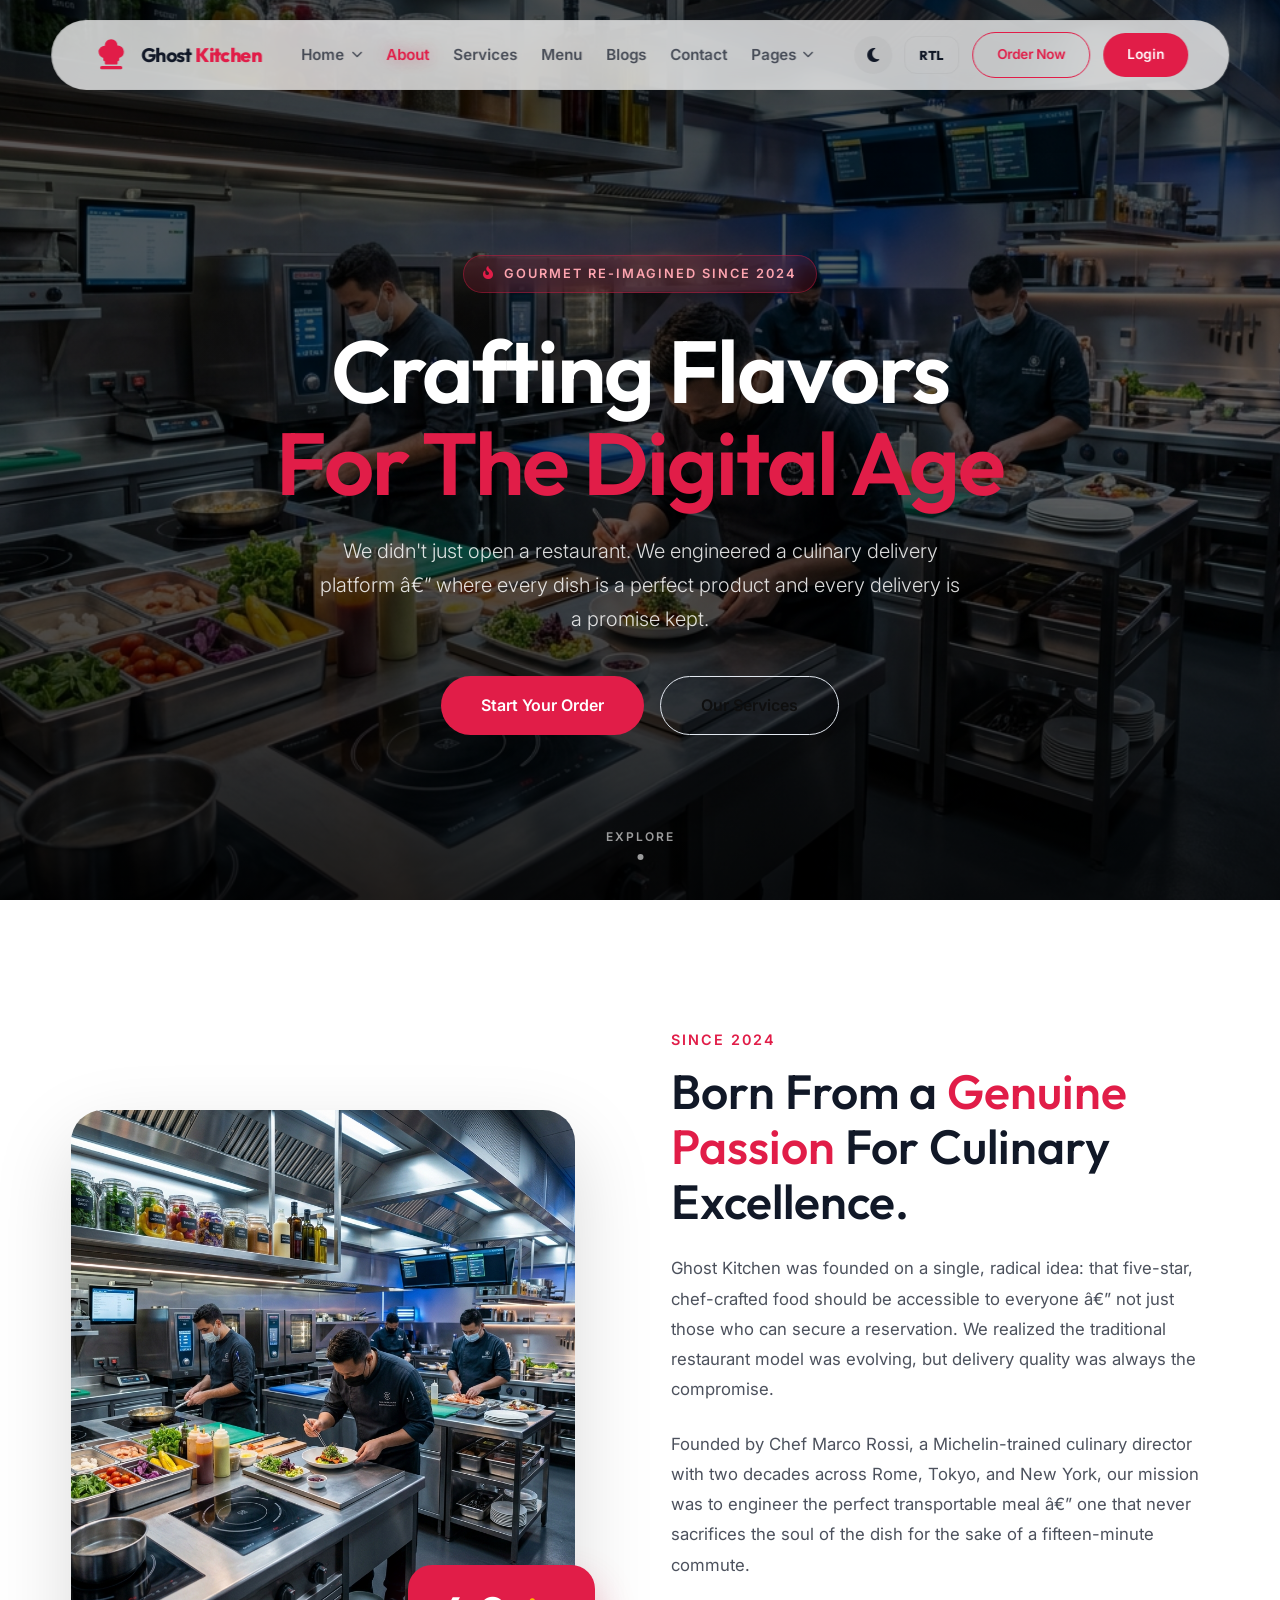
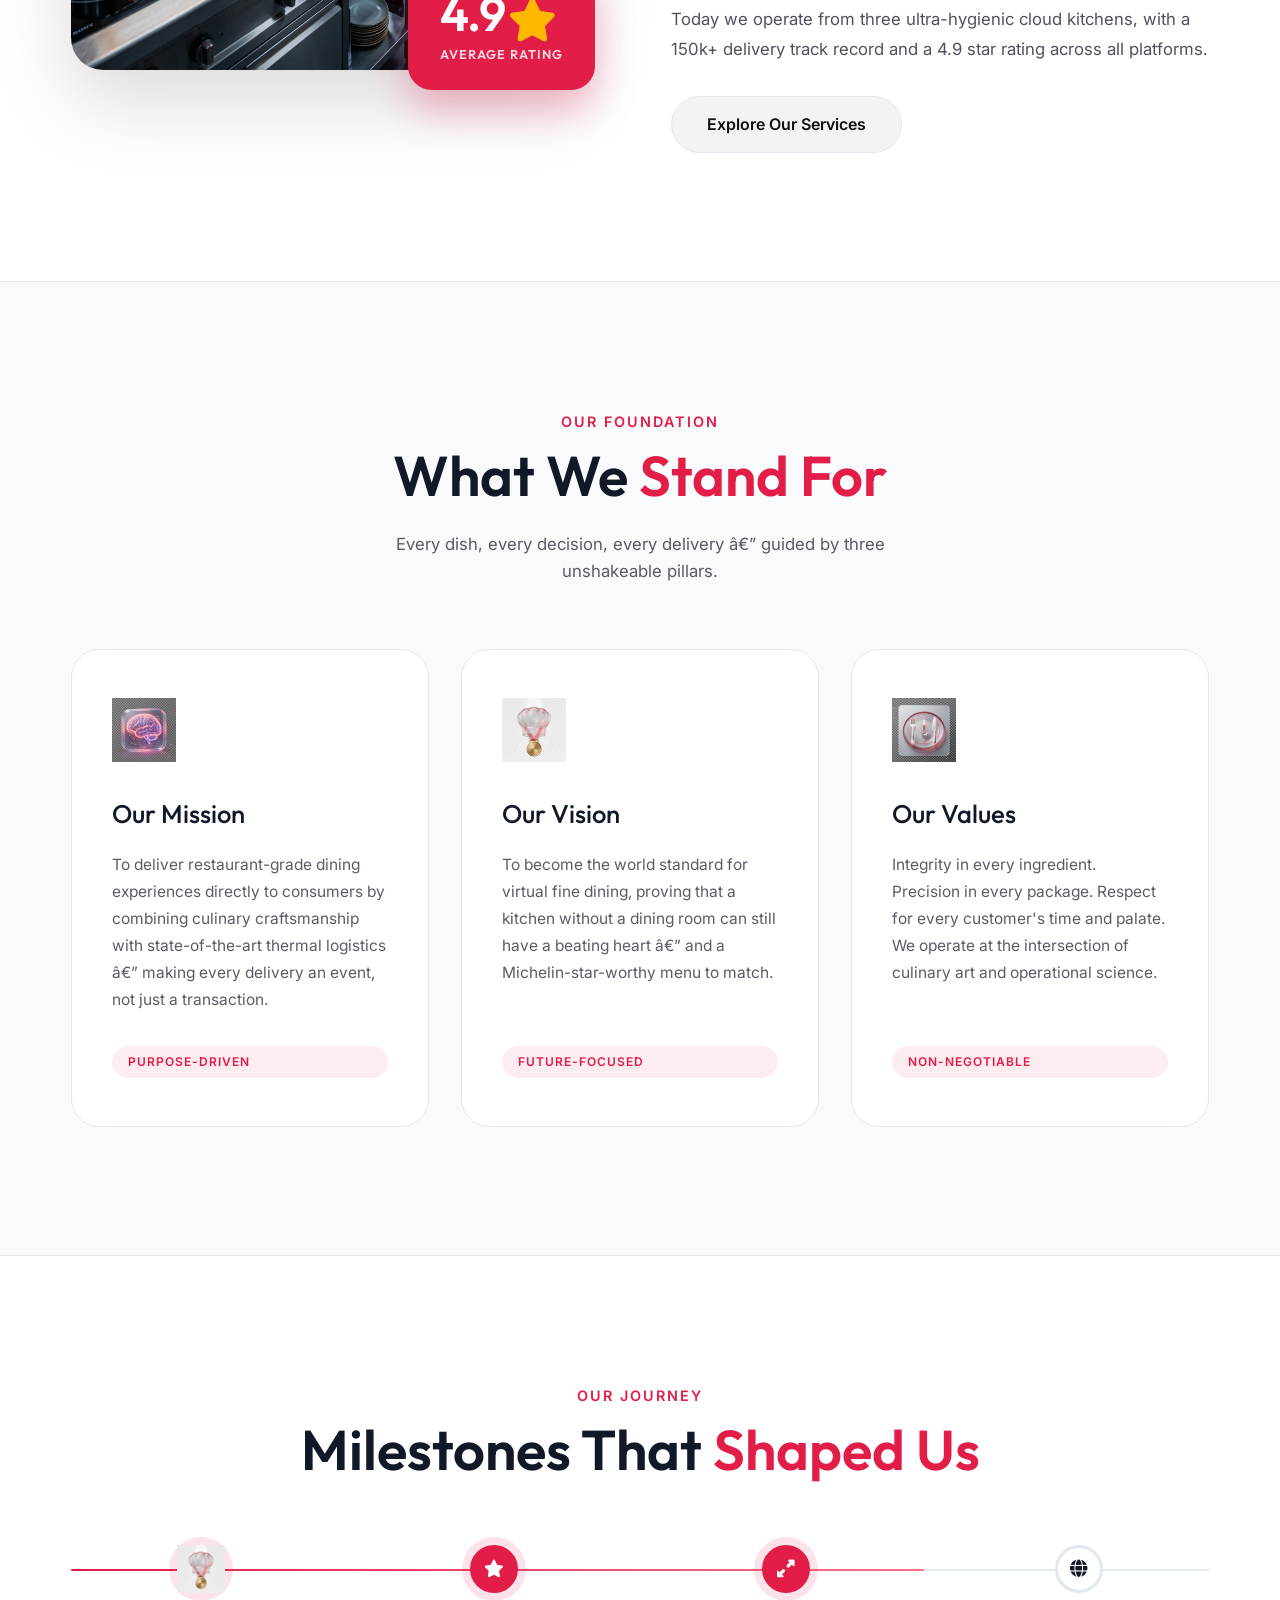
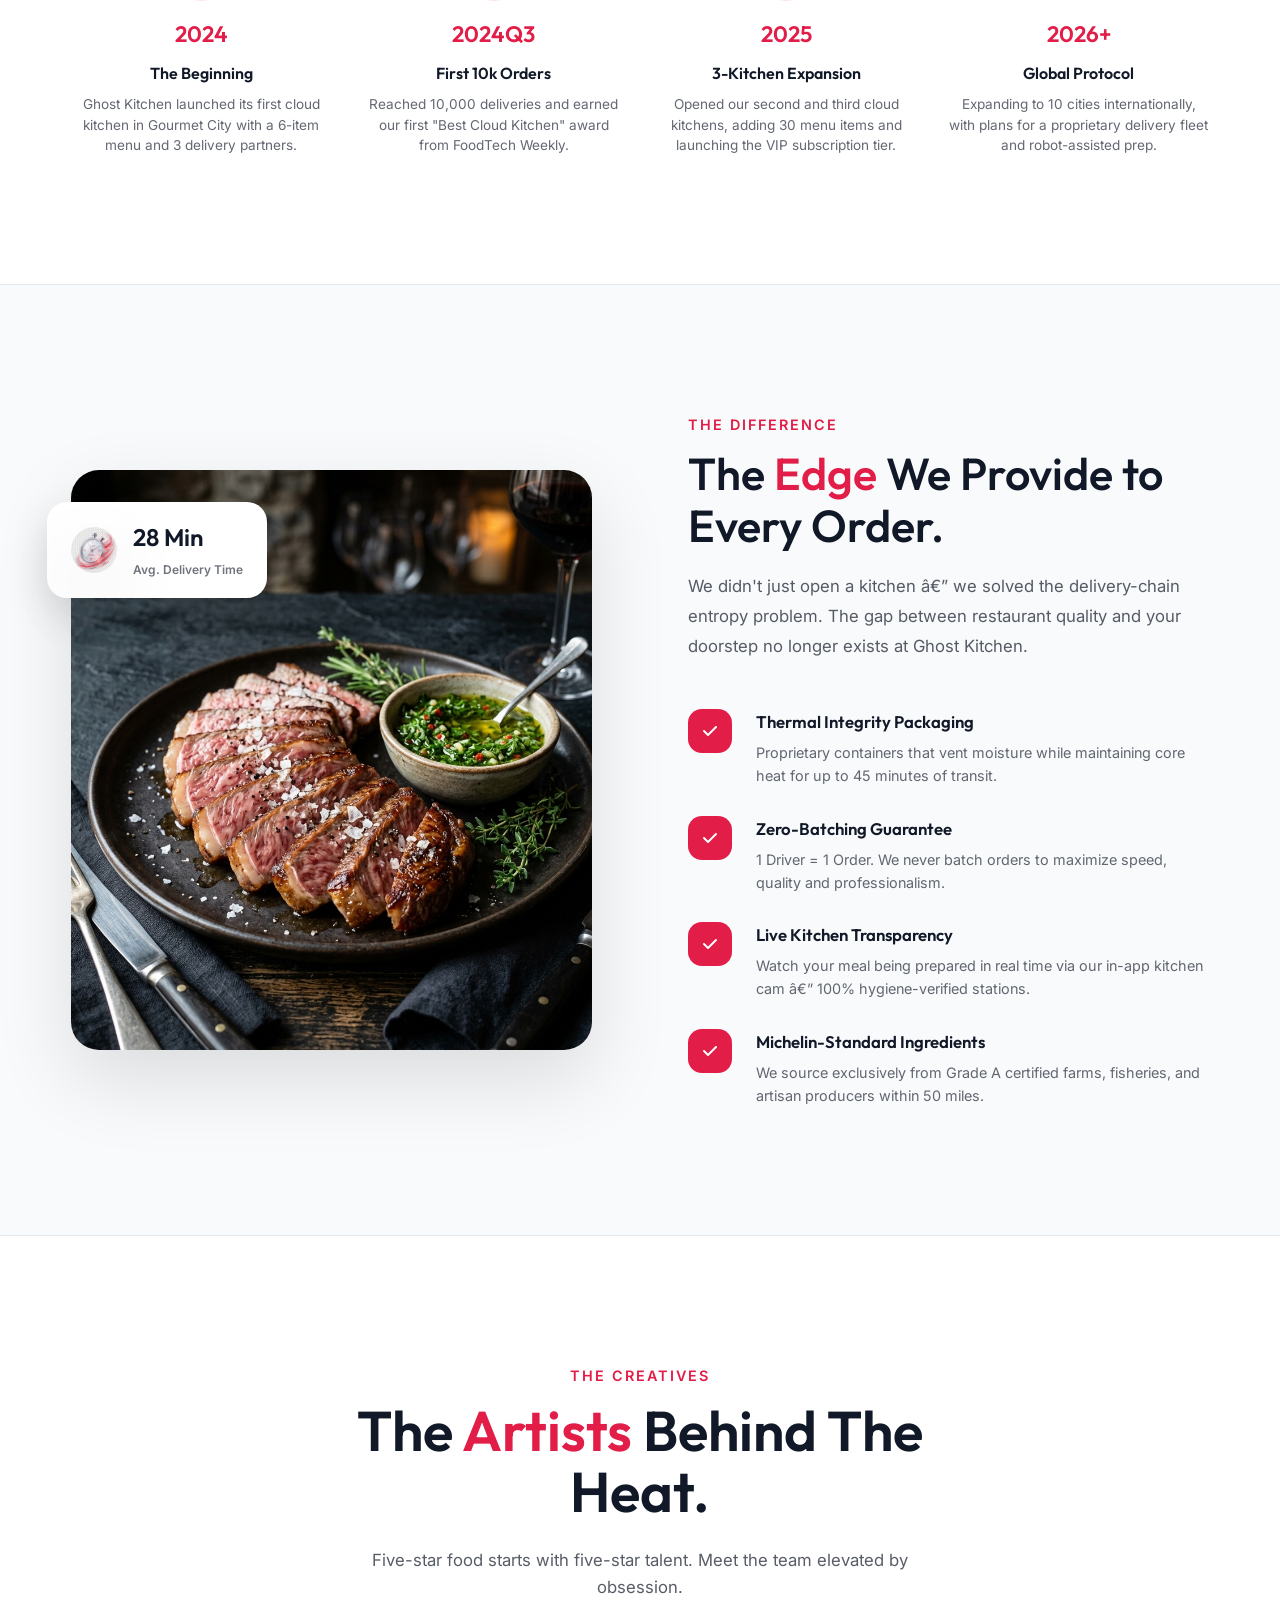
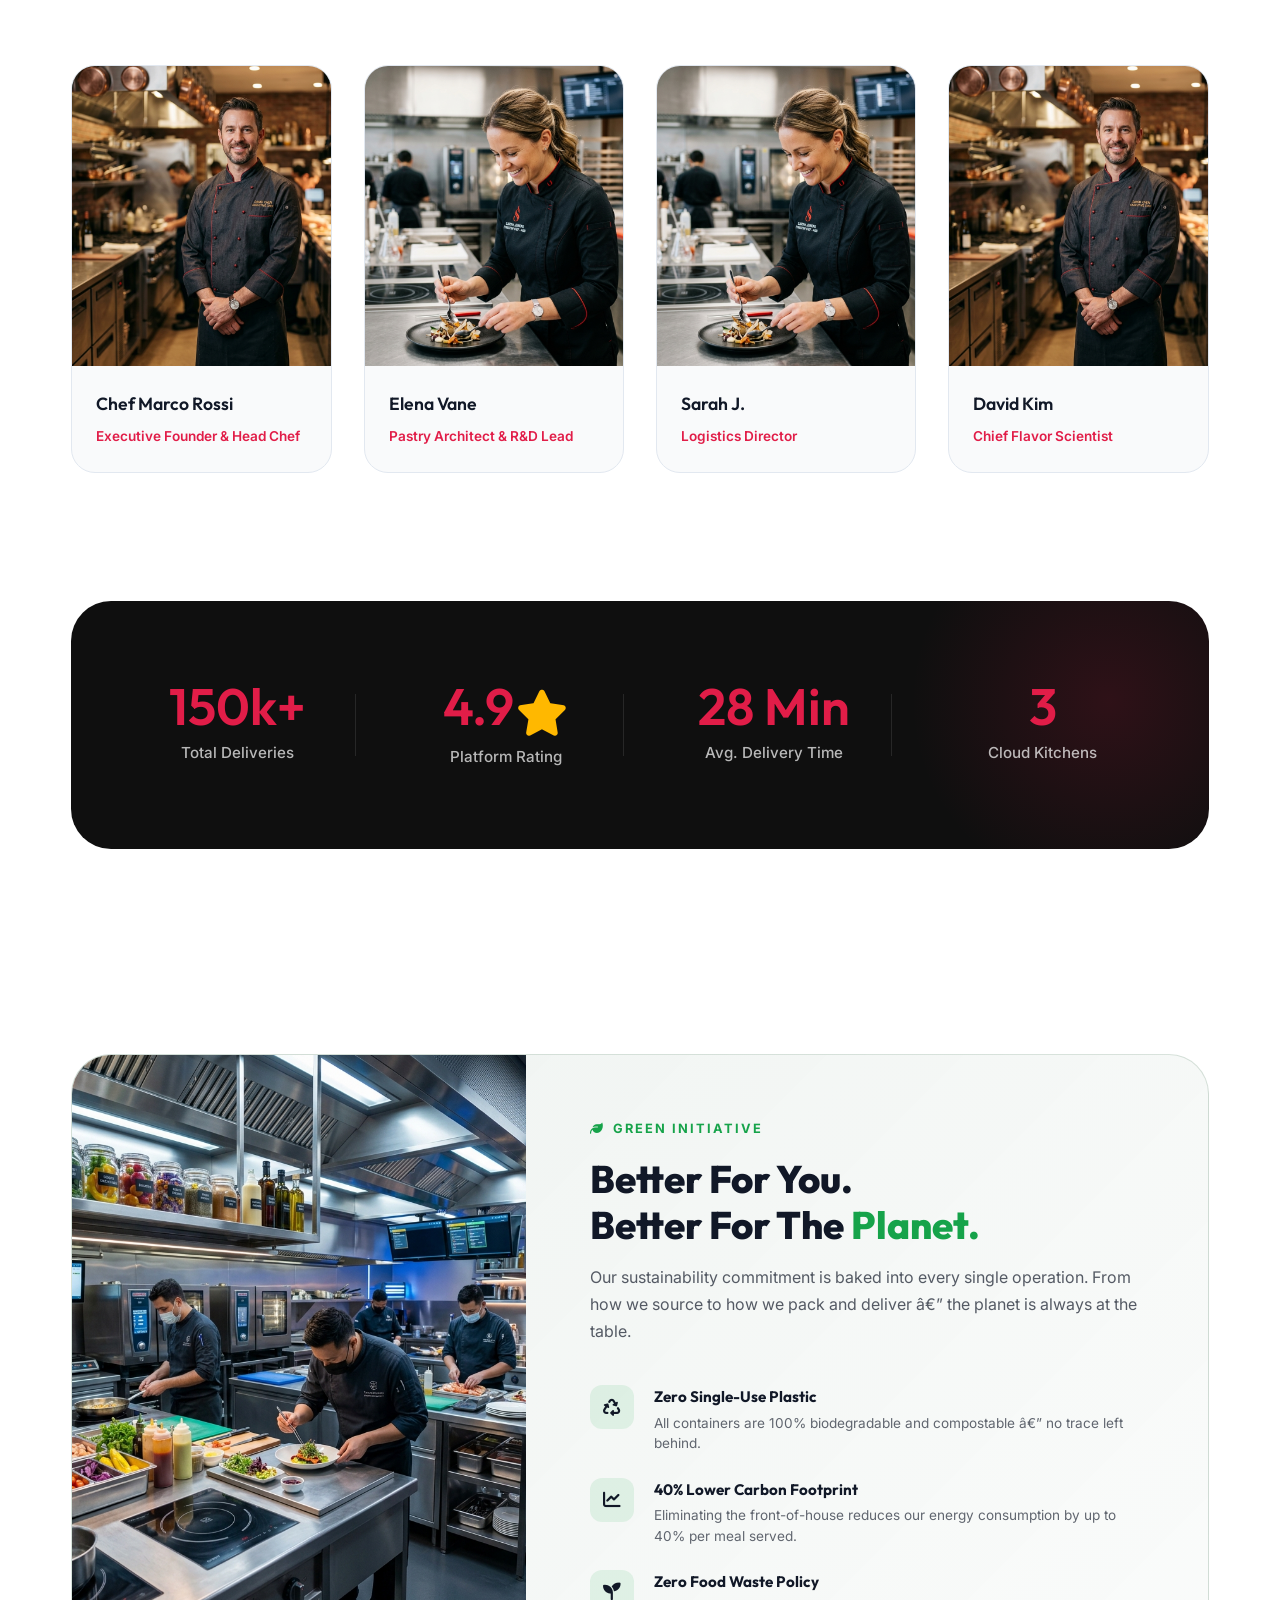
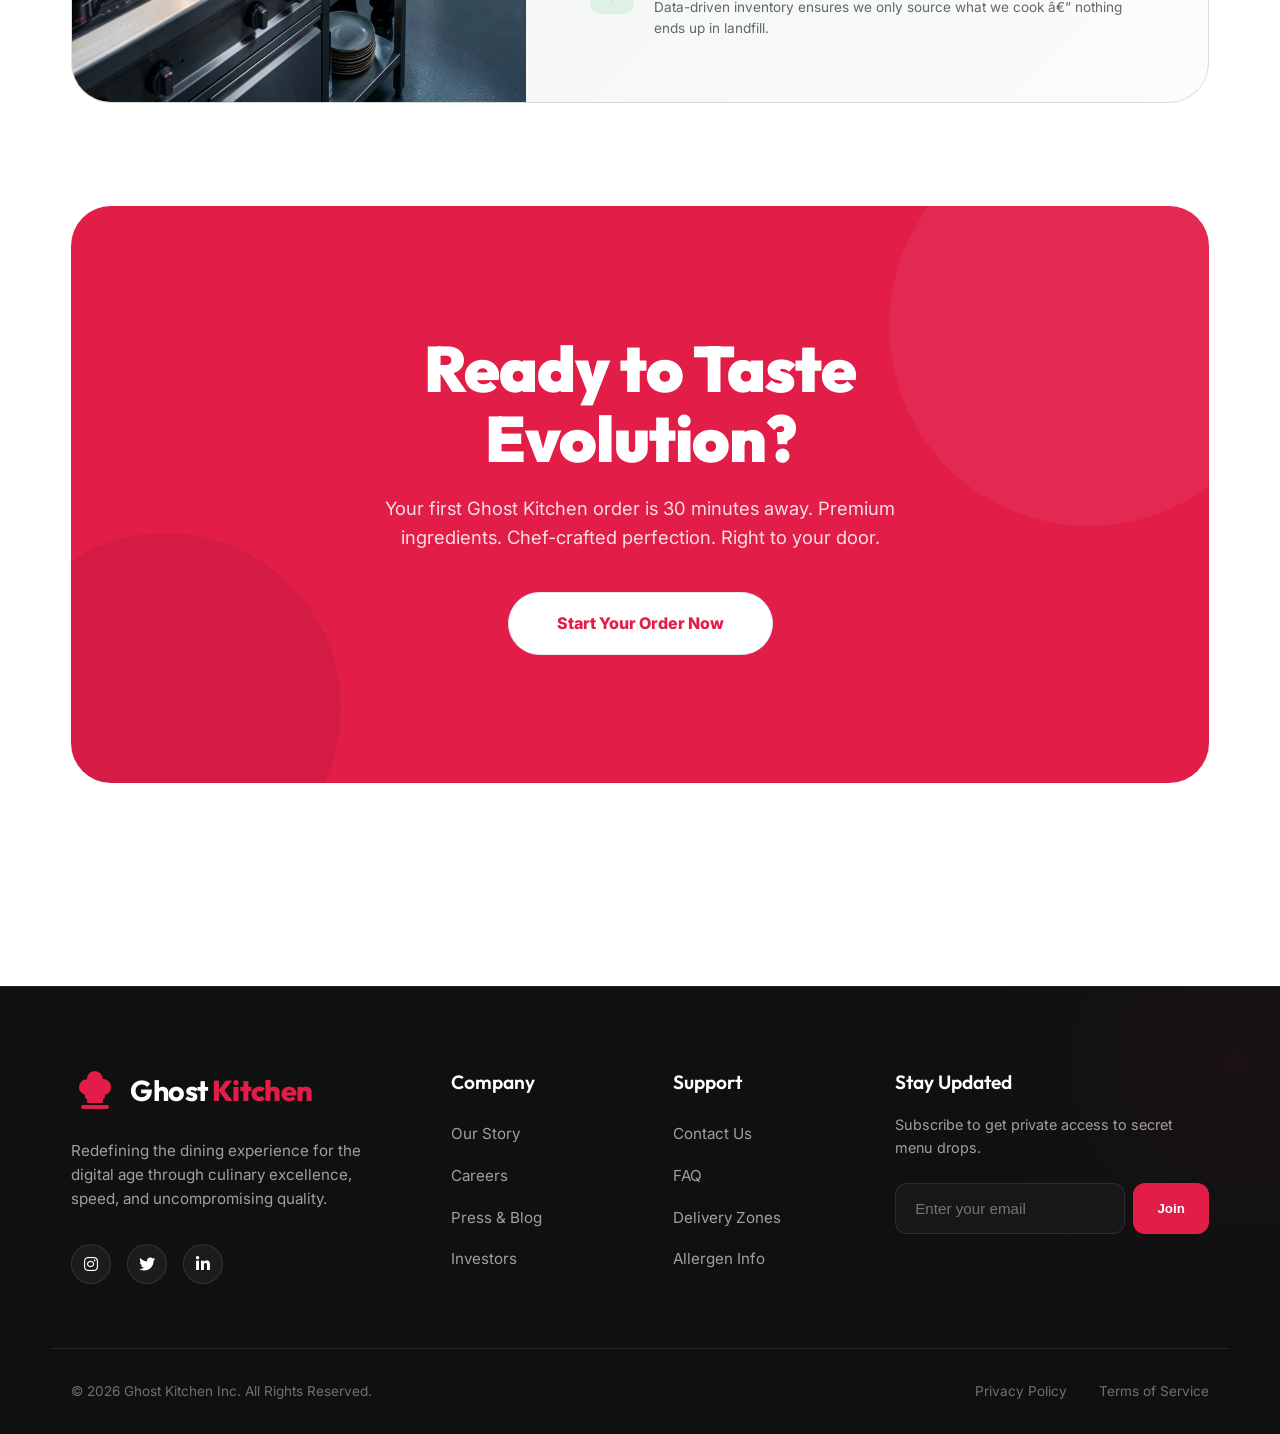
<file: pages/about.html>
<!DOCTYPE html>
<html lang="en" data-theme="light">

<head>
    <meta charset="UTF-8">
    <meta name="viewport" content="width=device-width, initial-scale=1.0">
    <link rel="icon" type="image/svg+xml" href="../assets/images/ui/brand-icon.svg">
    <title>About Us | Ghost Kitchen &mdash; Our Story, Team & Mission</title>
    <meta name="description" content="Discover the Ghost Kitchen story &mdash; our mission, vision, values, and the culinary artists behind the heat. Real food, real passion, delivered fast.">

    <!-- SEO & Social Meta Tags -->
    <meta name="robots" content="index, follow">
    <meta name="author" content="Ghost Kitchen">
    <link rel="canonical" href="https://ghostkitchen.io/pages/about.html">

    <!-- Open Graph / Facebook -->
    <meta property="og:type" content="website">
    <meta property="og:url" content="https://ghostkitchen.io/pages/about.html">
    <meta property="og:title" content="About Us | Ghost Kitchen &mdash; Our Story, Team & Mission">
    <meta property="og:description" content="Discover the Ghost Kitchen story &mdash; our mission, vision, values, and the culinary artists behind the heat. Real food, real passion, delivered fast.">
    <meta property="og:image" content="https://ghostkitchen.io/assets/images/dishes/salmon_quinoa.png">

    <!-- Twitter -->
    <meta property="twitter:card" content="summary_large_image">
    <meta property="twitter:url" content="https://ghostkitchen.io/pages/about.html">
    <meta property="twitter:title" content="About Us | Ghost Kitchen &mdash; Our Story, Team & Mission">
    <meta property="twitter:description" content="Discover the Ghost Kitchen story &mdash; our mission, vision, values, and the culinary artists behind the heat. Real food, real passion, delivered fast.">
    <meta property="twitter:image" content="https://ghostkitchen.io/assets/images/dishes/salmon_quinoa.png">

    <!-- JSON-LD Structured Data -->
    <script type="application/ld+json">
    {
      "@context": "https://schema.org",
      "@type": "AboutPage",
      "mainEntity": {
        "@type": "Organization",
        "name": "Ghost Kitchen",
        "description": "Premium virtual restaurant and cloud dining experience.",
        "url": "https://ghostkitchen.io/"
      }
    }
    </script>

    <!-- Fonts -->
    <link rel="preconnect" href="https://fonts.googleapis.com">
    <link rel="preconnect" href="https://fonts.gstatic.com" crossorigin>
    <link
        href="https://fonts.googleapis.com/css2?family=Inter:wght@300;400;500;600;700&family=Outfit:wght@400;500;600;700;800;900&display=swap"
        rel="stylesheet">

    <!-- Core Styles -->
    <link rel="stylesheet" href="../assets/css/style.css">
    <link rel="stylesheet" href="../assets/css/dark-mode.css">

    <!-- Navbar V4 + Support -->
    <link rel="stylesheet" href="https://cdnjs.cloudflare.com/ajax/libs/font-awesome/6.4.0/css/all.min.css">
    <link rel="stylesheet" href="../assets/css/navbar-v4.css">
    <link rel="stylesheet" href="../assets/css/rtl.css">
    <link rel="stylesheet" href="../assets/css/footer.css">
    <link rel="stylesheet" href="../assets/css/responsive.css">

    <script>
        (function () {
            const dir = localStorage.getItem('dir') || 'ltr';
            const theme = localStorage.getItem('theme') || 'light';
            document.documentElement.dir = dir;
            document.documentElement.setAttribute('data-theme', theme);
        })();
    </script>

    <style>
        /* ===== PAGE BASE ===== */
        body {
            overflow-x: hidden;
            background: var(--bg-color);
            color: var(--text-color);
        }

        main {
            padding-top: 0;
        }

        /* ===== REVEAL ANIMATIONS ===== */
        .reveal {
            opacity: 0;
            transform: translateY(40px);
            transition: opacity 0.85s cubic-bezier(0.165, 0.84, 0.44, 1), transform 0.85s cubic-bezier(0.165, 0.84, 0.44, 1);
        }

        .reveal.active {
            opacity: 1;
            transform: translateY(0);
        }

        .reveal-l {
            opacity: 0;
            transform: translateX(-40px);
            transition: opacity 0.85s cubic-bezier(0.165, 0.84, 0.44, 1), transform 0.85s cubic-bezier(0.165, 0.84, 0.44, 1);
        }

        .reveal-r {
            opacity: 0;
            transform: translateX(40px);
            transition: opacity 0.85s cubic-bezier(0.165, 0.84, 0.44, 1), transform 0.85s cubic-bezier(0.165, 0.84, 0.44, 1);
        }

        .reveal-l.active,
        .reveal-r.active {
            opacity: 1;
            transform: translateX(0);
        }

        .d1 {
            transition-delay: 0.12s;
        }

        .d2 {
            transition-delay: 0.24s;
        }

        .d3 {
            transition-delay: 0.36s;
        }

        .d4 {
            transition-delay: 0.48s;
        }

        /* ===== 1. HERO ===== */
        .about-hero {
            position: relative;
            min-height: 100vh;
            display: flex;
            align-items: center;
            justify-content: center;
            text-align: center;
            color: #fff;
            overflow: hidden;
            background: #0f1111;
            padding-top: 90px;
        }

        .hero-bg {
            position: absolute;
            inset: 0;
            background: url('../assets/images/hero/kitchen_main.png') center/cover no-repeat;
            transform: scale(1.05);
            transition: transform 8s ease;
            filter: brightness(0.45);
        }

        .about-hero:hover .hero-bg {
            transform: scale(1);
        }

        .hero-gradient {
            position: absolute;
            inset: 0;
            background: linear-gradient(to bottom, rgba(0, 0, 0, 0.3) 0%, rgba(0, 0, 0, 0.1) 50%, rgba(0, 0, 0, 0.7) 100%);
        }

        .hero-content {
            position: relative;
            z-index: 2;
            max-width: 850px;
            padding: 2rem;
        }

        .hero-eyebrow {
            display: inline-flex;
            align-items: center;
            gap: 0.6rem;
            background: rgba(225, 29, 72, 0.15);
            border: 1px solid rgba(225, 29, 72, 0.4);
            color: #fda4af;
            padding: 0.5rem 1.2rem;
            border-radius: 50px;
            font-size: 0.8rem;
            font-weight: 600;
            text-transform: uppercase;
            letter-spacing: 2px;
            margin-bottom: 2rem;
            backdrop-filter: blur(10px);
        }

        .hero-eyebrow i {
            color: var(--primary-color);
        }

        .about-hero h1 {
            font-family: 'Outfit', sans-serif;
            font-size: clamp(3rem, 7vw, 5.5rem);
            font-weight: 600;
            line-height: 1.05;
            margin-bottom: 1.5rem;
            letter-spacing: -2px;
        }

        .about-hero h1 span {
            color: var(--primary-color);
        }

        .about-hero p {
            font-size: clamp(1rem, 2vw, 1.25rem);
            line-height: 1.7;
            opacity: 0.85;
            font-weight: 300;
            max-width: 650px;
            margin: 0 auto 2.5rem;
        }

        .hero-cta-row {
            display: flex;
            justify-content: center;
            gap: 1rem;
            flex-wrap: wrap;
        }

        .hero-cta-row .btn-outline-white {
            display: inline-block;
            padding: 0.9rem 2.2rem;
            border: 2px solid rgba(200, 200, 200, 0.45);
            border-radius: 50px;
            color: #fff;
            font-weight: 600;
            font-size: 0.95rem;
            transition: all 0.3s ease;
        }

        .hero-cta-row .btn-outline-white:hover {
            background: rgba(255, 255, 255, 0.08);
            border-color: rgba(220, 220, 220, 0.8);
        }

        .hero-scroll {
            position: absolute;
            bottom: 2.5rem;
            left: 50%;
            transform: translateX(-50%);
            z-index: 2;
            display: flex;
            flex-direction: column;
            align-items: center;
            gap: 0.5rem;
            opacity: 0.6;
        }

        .hero-scroll span {
            font-size: 0.75rem;
            font-weight: 600;
            text-transform: uppercase;
            letter-spacing: 2px;
            color: #fff;
        }

        .scroll-dot {
            width: 6px;
            height: 6px;
            background: #fff;
            border-radius: 50%;
            animation: bounce 1.5s infinite;
        }

        @keyframes bounce {

            0%,
            100% {
                transform: translateY(0);
            }

            50% {
                transform: translateY(8px);
            }
        }

        /* ===== 2. STORY ===== */
        .story-section {
            padding: clamp(5rem, 10vw, 9rem) 0;
        }

        .story-grid {
            display: grid;
            grid-template-columns: 1fr 1.1fr;
            gap: 5rem;
            align-items: center;
        }

        .story-img-wrap {
            position: relative;
        }

        .story-img-main {
            width: 100%;
            height: 560px;
            object-fit: cover;
            border-radius: 32px;
            box-shadow: 0 30px 80px rgba(0, 0, 0, 0.15);
            transition: transform 0.6s ease;
        }

        .story-img-wrap:hover .story-img-main {
            transform: scale(1.02);
        }

        .story-float-badge {
            position: absolute;
            bottom: -20px;
            right: -20px;
            background: var(--primary-color);
            color: #fff;
            padding: 1.5rem 2rem;
            border-radius: 24px;
            font-family: 'Outfit', sans-serif;
            box-shadow: 0 20px 40px rgba(225, 29, 72, 0.3);
        }

        .story-float-badge .num {
            font-size: 3rem;
            font-weight: 600;
            line-height: 1;
            display: block;
        }

        .story-float-badge .lbl {
            font-size: 0.8rem;
            font-weight: 600;
            text-transform: uppercase;
            letter-spacing: 1px;
            opacity: 0.85;
        }

        .story-content {
            padding-left: 1rem;
        }

        .story-content h2 {
            font-size: clamp(2rem, 4vw, 3rem);
            font-weight: 550;
            line-height: 1.15;
            margin-bottom: 1.5rem;
        }

        .story-content h2 span {
            color: var(--primary-color);
        }

        .story-content p {
            font-size: 1.05rem;
            line-height: 1.8;
            opacity: 0.75;
            margin-bottom: 1.5rem;
        }

        .story-content p:last-of-type {
            margin-bottom: 2rem;
        }

        /* ===== 3. MISSION / VISION / VALUES ===== */
        .mvv-section {
            padding: clamp(5rem, 10vw, 8rem) 0;
            background: var(--card-bg);
            border-top: 1px solid var(--border-color);
            border-bottom: 1px solid var(--border-color);
        }

        .mvv-grid {
            display: grid;
            grid-template-columns: repeat(3, 1fr);
            gap: 2rem;
            margin-top: 4rem;
        }

        .mvv-card {
            background: var(--bg-color);
            border: 1px solid var(--border-color);
            border-radius: 28px;
            padding: 3rem 2.5rem;
            position: relative;
            overflow: hidden;
            transition: transform 0.4s ease, box-shadow 0.4s ease, border-color 0.4s ease;
            display: flex;
            flex-direction: column;
        }

        .mvv-card:hover {
            transform: translateY(-8px);
            box-shadow: 0 30px 60px rgba(0, 0, 0, 0.1);
            border-color: var(--primary-color);
        }

        .mvv-card::before {
            content: '';
            position: absolute;
            top: 0;
            left: 0;
            right: 0;
            height: 4px;
            background: linear-gradient(90deg, var(--primary-color), #fb7185);
            transform: scaleX(0);
            transform-origin: left;
            transition: transform 0.4s ease;
        }

        .mvv-card:hover::before {
            transform: scaleX(1);
        }

        .mvv-icon {
            width: 64px;
            height: 64px;
            background: rgba(225, 29, 72, 0.08);
            border-radius: 18px;
            display: flex;
            align-items: center;
            justify-content: center;
            font-size: 1.6rem;
            color: var(--primary-color);
            margin-bottom: 2rem;
        }

        .mvv-card h3 {
            font-size: 1.6rem;
            font-weight: 500;
            margin-bottom: 1rem;
        }

        .mvv-card p {
            font-size: 0.97rem;
            line-height: 1.75;
            opacity: 0.7;
            flex-grow: 1;
        }

        .mvv-tag {
            display: inline-block;
            margin-top: 2rem;
            padding: 0.4rem 1rem;
            background: rgba(225, 29, 72, 0.08);
            color: var(--primary-color);
            border-radius: 50px;
            font-size: 0.75rem;
            font-weight: 600;
            text-transform: uppercase;
            letter-spacing: 1px;
        }

        /* ===== 4. MILESTONE TIMELINE ===== */
        .timeline-section {
            padding: clamp(5rem, 10vw, 9rem) 0;
        }

        .timeline-wrap {
            position: relative;
            margin-top: 4rem;
        }

        .timeline-line {
            position: absolute;
            top: 24px;
            left: 0;
            right: 0;
            height: 2px;
            background: var(--border-color);
        }

        .timeline-line-fill {
            height: 100%;
            width: 75%;
            background: linear-gradient(90deg, var(--primary-color), #fb7185);
            border-radius: 2px;
        }

        .timeline-grid {
            display: grid;
            grid-template-columns: repeat(4, 1fr);
            gap: 2rem;
            position: relative;
        }

        .timeline-item {
            display: flex;
            flex-direction: column;
            align-items: center;
            text-align: center;
        }

        .timeline-dot {
            width: 48px;
            height: 48px;
            border-radius: 50%;
            border: 3px solid var(--border-color);
            background: var(--bg-color);
            display: flex;
            align-items: center;
            justify-content: center;
            font-size: 1.1rem;
            margin-bottom: 1.5rem;
            position: relative;
            z-index: 2;
            transition: all 0.4s ease;
        }

        .timeline-item.active .timeline-dot {
            border-color: var(--primary-color);
            background: var(--primary-color);
            color: #fff;
            box-shadow: 0 0 0 8px rgba(225, 29, 72, 0.12);
        }

        .timeline-item .year {
            font-family: 'Outfit', sans-serif;
            font-size: 1.4rem;
            font-weight: 600;
            color: var(--primary-color);
            margin-bottom: 0.5rem;
        }

        .timeline-item h4 {
            font-size: 1rem;
            font-weight: 600;
            margin-bottom: 0.5rem;
        }

        .timeline-item p {
            font-size: 0.85rem;
            opacity: 0.65;
            line-height: 1.5;
        }

        /* ===== 5. WHY US FEATURES ===== */
        .features-section {
            padding: clamp(5rem, 10vw, 8rem) 0;
            background: var(--card-bg);
            border-top: 1px solid var(--border-color);
            border-bottom: 1px solid var(--border-color);
        }

        .features-layout {
            display: grid;
            grid-template-columns: 1fr 1fr;
            gap: 6rem;
            align-items: center;
        }

        .features-img {
            position: relative;
        }

        .features-img img {
            width: 100%;
            height: 580px;
            object-fit: cover;
            border-radius: 28px;
            box-shadow: 0 30px 80px rgba(0, 0, 0, 0.12);
        }

        .features-img-badge {
            position: absolute;
            top: 2rem;
            left: -1.5rem;
            background: #fff;
            border-radius: 20px;
            padding: 1rem 1.5rem;
            box-shadow: 0 15px 40px rgba(0, 0, 0, 0.12);
            display: flex;
            align-items: center;
            gap: 1rem;
        }

        [data-theme="dark"] .features-img-badge {
            background: var(--card-bg-dark);
        }

        .features-img-badge .badge-icon {
            width: 46px;
            height: 46px;
            background: rgba(225, 29, 72, 0.1);
            border-radius: 12px;
            display: flex;
            align-items: center;
            justify-content: center;
            color: var(--primary-color);
            font-size: 1.2rem;
        }

        .features-img-badge .badge-text .num {
            font-family: 'Outfit', sans-serif;
            font-size: 1.5rem;
            font-weight: 600;
            color: var(--text-color);
            display: block;
        }

        .features-img-badge .badge-text .lbl {
            font-size: 0.75rem;
            opacity: 0.6;
            font-weight: 600;
        }

        .features-content h2 {
            font-size: clamp(1.8rem, 3.5vw, 2.8rem);
            font-weight: 550;
            line-height: 1.15;
            margin-bottom: 1.2rem;
        }

        .features-content h2 span {
            color: var(--primary-color);
        }

        .features-content>p {
            font-size: 1.05rem;
            line-height: 1.8;
            opacity: 0.7;
            margin-bottom: 3rem;
        }

        .features-list {
            display: flex;
            flex-direction: column;
            gap: 1.8rem;
        }

        .feature-row {
            display: flex;
            gap: 1.5rem;
            align-items: flex-start;
        }

        .feature-check {
            min-width: 44px;
            height: 44px;
            background: var(--primary-color);
            color: #fff;
            border-radius: 14px;
            display: flex;
            align-items: center;
            justify-content: center;
            font-size: 1rem;
            flex-shrink: 0;
        }

        .feature-text h4 {
            font-size: 1.05rem;
            font-weight: 600;
            margin-bottom: 0.3rem;
        }

        .feature-text p {
            font-size: 0.9rem;
            opacity: 0.65;
            line-height: 1.6;
        }

        /* ===== 6. TEAM ===== */
        .team-section {
            padding: clamp(5rem, 10vw, 9rem) 0;
        }

        .team-grid {
            display: grid;
            grid-template-columns: repeat(4, 1fr);
            gap: 2rem;
            margin-top: 4rem;
        }

        .team-card {
            border-radius: 24px;
            overflow: hidden;
            background: var(--card-bg);
            border: 1px solid var(--border-color);
            position: relative;
            transition: transform 0.5s ease, box-shadow 0.5s ease;
        }

        .team-card:hover {
            transform: translateY(-10px);
            box-shadow: 0 30px 60px rgba(0, 0, 0, 0.12);
        }

        .team-img-box {
            height: 300px;
            overflow: hidden;
            position: relative;
        }

        .team-img-box img {
            width: 100%;
            height: 100%;
            object-fit: cover;
            transition: transform 0.6s ease, filter 0.6s ease;
        }

        .team-card:hover .team-img-box img {
            transform: scale(1.08);
            filter: brightness(0.6);
        }

        .team-overlay {
            position: absolute;
            inset: 0;
            display: flex;
            align-items: flex-end;
            justify-content: center;
            padding: 1.5rem;
            opacity: 0;
            transition: opacity 0.4s ease;
        }

        .team-card:hover .team-overlay {
            opacity: 1;
        }

        .team-socials {
            display: flex;
            gap: 0.7rem;
        }

        .team-socials a {
            width: 38px;
            height: 38px;
            background: rgba(200, 200, 200, 0.12);
            backdrop-filter: blur(10px);
            border: 1px solid rgba(180, 180, 180, 0.30);
            border-radius: 50%;
            color: #fff;
            display: flex;
            align-items: center;
            justify-content: center;
            font-size: 0.9rem;
            transition: background 0.3s;
        }

        .team-socials a:hover {
            background: var(--primary-color);
            border-color: var(--primary-color);
        }

        .team-info {
            padding: 1.5rem;
        }

        .team-info h4 {
            font-size: 1.1rem;
            font-weight: 600;
            margin-bottom: 0.3rem;
        }

        .team-info span {
            color: var(--primary-color);
            font-size: 0.85rem;
            font-weight: 600;
        }

        /* ===== 7. STATS ===== */
        .stats-section {
            padding: 0 0 clamp(5rem, 8vw, 8rem);
        }

        .stats-bar {
            background: var(--secondary-color);
            border-radius: 40px;
            padding: 5rem 3rem;
            display: grid;
            grid-template-columns: repeat(4, 1fr);
            gap: 2rem;
            text-align: center;
            color: #fff;
            position: relative;
            overflow: hidden;
        }

        .stats-bar::before {
            content: '';
            position: absolute;
            top: -100px;
            right: -100px;
            width: 400px;
            height: 400px;
            background: radial-gradient(circle, rgba(225, 29, 72, 0.15), transparent 70%);
            border-radius: 50%;
        }

        .stat-item {
            position: relative;
            z-index: 1;
        }

        .stat-num {
            font-family: 'Outfit', sans-serif;
            font-size: clamp(2.2rem, 4vw, 3.5rem);
            font-weight: 600;
            color: var(--primary-color);
            display: block;
            margin-bottom: 0.5rem;
            line-height: 1;
        }

        .stat-label {
            font-size: 0.95rem;
            opacity: 0.7;
            font-weight: 500;
        }

        .stat-divider {
            width: 1px;
            background: rgba(255, 255, 255, 0.1);
            position: absolute;
            right: 0;
            top: 15%;
            height: 70%;
        }

        /* ===== 8. GREEN INITIATIVE ===== */
        .green-section {
            padding: clamp(4rem, 8vw, 7rem) 0;
        }

        .green-card {
            background: linear-gradient(135deg, rgba(20, 83, 45, 0.07), rgba(20, 83, 45, 0.02));
            border: 1px solid rgba(20, 83, 45, 0.15);
            border-radius: 40px;
            overflow: hidden;
        }

        [data-theme="dark"] .green-card {
            background: rgba(20, 83, 45, 0.12);
            border-color: rgba(34, 197, 94, 0.15);
        }

        .green-inner {
            display: grid;
            grid-template-columns: 1fr 1.5fr;
            gap: 0;
            align-items: stretch;
        }

        .green-img-col {
            position: relative;
            min-height: 420px;
            overflow: hidden;
        }

        .green-img-col img {
            width: 100%;
            height: 100%;
            object-fit: cover;
        }

        .green-content-col {
            padding: 4rem;
        }

        .green-eyebrow {
            color: #16a34a;
            font-weight: 700;
            text-transform: uppercase;
            letter-spacing: 2px;
            font-size: 0.8rem;
            margin-bottom: 1rem;
            display: flex;
            align-items: center;
            gap: 0.5rem;
        }

        .green-content-col h2 {
            font-size: clamp(1.8rem, 3vw, 2.5rem);
            font-weight: 800;
            line-height: 1.2;
            margin-bottom: 1rem;
        }

        .green-content-col>p {
            font-size: 1rem;
            opacity: 0.7;
            line-height: 1.7;
            margin-bottom: 2.5rem;
        }

        .eco-items {
            display: flex;
            flex-direction: column;
            gap: 1.5rem;
        }

        .eco-item {
            display: flex;
            gap: 1.2rem;
            align-items: flex-start;
        }

        .eco-icon-box {
            min-width: 44px;
            height: 44px;
            background: rgba(22, 163, 74, 0.1);
            border-radius: 12px;
            display: flex;
            align-items: center;
            justify-content: center;
            font-size: 1.1rem;
        }

        .eco-text h4 {
            font-size: 0.95rem;
            font-weight: 700;
            margin-bottom: 0.2rem;
        }

        .eco-text p {
            font-size: 0.85rem;
            opacity: 0.65;
            line-height: 1.5;
        }

        /* ===== 9. CTA ===== */
        .about-cta {
            background: var(--primary-color);
            border-radius: 40px;
            padding: clamp(5rem, 10vw, 8rem) 2rem;
            text-align: center;
            color: #fff;
            margin: 0 0 clamp(4rem, 8vw, 7rem);
            position: relative;
            overflow: hidden;
        }

        .about-cta::before {
            content: '';
            position: absolute;
            top: -80px;
            right: -80px;
            width: 400px;
            height: 400px;
            background: rgba(255, 255, 255, 0.05);
            border-radius: 50%;
        }

        .about-cta::after {
            content: '';
            position: absolute;
            bottom: -100px;
            left: -80px;
            width: 350px;
            height: 350px;
            background: rgba(0, 0, 0, 0.06);
            border-radius: 50%;
        }

        .about-cta-content {
            position: relative;
            z-index: 1;
        }

        .about-cta h2 {
            font-size: clamp(2.5rem, 5vw, 4rem);
            font-weight: 900;
            margin-bottom: 1.2rem;
            line-height: 1.1;
            letter-spacing: -1px;
        }

        .about-cta p {
            font-size: 1.15rem;
            opacity: 0.85;
            margin-bottom: 2.5rem;
            max-width: 550px;
            margin-left: auto;
            margin-right: auto;
        }

        .about-cta .btn-white {
            display: inline-block;
            background: #fff;
            color: var(--primary-color);
            padding: 1.1rem 3rem;
            border-radius: 50px;
            font-weight: 800;
            font-size: 1.05rem;
            transition: transform 0.3s ease, box-shadow 0.3s ease;
        }

        .about-cta .btn-white:hover {
            transform: translateY(-3px);
            box-shadow: 0 15px 30px rgba(0, 0, 0, 0.2);
        }

        /* ===== RESPONSIVE ===== */
        @media (max-width: 1100px) {
            .team-grid {
                grid-template-columns: repeat(2, 1fr);
            }

            .stats-bar {
                grid-template-columns: repeat(2, 1fr);
                padding: 4rem 2rem;
            }

            .features-layout {
                grid-template-columns: 1fr;
                gap: 4rem;
            }

            .green-inner {
                grid-template-columns: 1fr;
            }

            .green-img-col {
                min-height: 300px;
            }
        }

        @media (max-width: 900px) {
            .story-grid {
                grid-template-columns: 1fr;
                gap: 3rem;
            }

            .story-content {
                padding-left: 0;
            }

            .story-float-badge {
                right: 1rem;
                bottom: 1rem;
            }

            .mvv-grid {
                grid-template-columns: 1fr;
            }

            .timeline-grid {
                grid-template-columns: repeat(2, 1fr);
            }

            .timeline-line {
                display: none;
            }
        }

        @media (max-width: 640px) {
            .team-grid {
                grid-template-columns: 1fr;
            }

            .stats-bar {
                grid-template-columns: 1fr 1fr;
                padding: 3rem 1.5rem;
                border-radius: 24px;
            }

            .stat-divider {
                display: none;
            }

            .timeline-grid {
                grid-template-columns: 1fr;
            }

            .about-cta {
                border-radius: 24px;
                padding: 4rem 1.5rem;
            }
        }
    </style>
</head>

<body>

    <header id="main-header">
        <div class="nav-container">
            <div class="nav-logo">
                <a href="../index.html" class="nav-logo-link" aria-label="Ghost Kitchen Home">
                    <img src="../assets/images/ui/brand-chef-hat.svg" class="nav-logo-icon" alt="" aria-hidden="true">
                    <span class="nav-logo-text">Ghost <strong>Kitchen</strong></span>
                </a>
            </div>
            <ul class="nav-links">
                <li class="nav-item has-dropdown">
                    <a href="../index.html" class="nav-link">Home <i class="fas fa-chevron-down"></i></a>
                    <ul class="dropdown-menu">
                        <li><a href="../index.html" class="dropdown-link">Home V1</a></li>
                        <li><a href="./index-2.html" class="dropdown-link">Home V2</a></li>
                    </ul>
                </li>
                <li class="nav-item"><a href="./about.html" class="nav-link">About</a></li>
                <li class="nav-item"><a href="./services.html" class="nav-link">Services</a></li>
                <li class="nav-item"><a href="./menu.html" class="nav-link">Menu</a></li>
                <li class="nav-item"><a href="./blog.html" class="nav-link">Blogs</a></li>
                <li class="nav-item"><a href="./contact.html" class="nav-link">Contact</a></li>
                <li class="nav-item has-dropdown">
                    <a href="#" class="nav-link">Pages <i class="fas fa-chevron-down"></i></a>
                    <ul class="dropdown-menu">
                        <li><a href="./404.html" class="dropdown-link">404 Page</a></li>
                        <li><a href="./coming-soon.html" class="dropdown-link">Coming Soon</a></li>
                    </ul>
                </li>
            </ul>
            <div class="nav-utils">
                <div class="util-icon" id="theme-toggle" title="Toggle Theme"><i class="fas fa-moon"></i></div>
                <div class="util-icon dir-toggle" id="dir-toggle" title="Toggle Direction"></div>
                <a href="./order.html" class="btn-secondary-nav btn-order-desktop">Order Now</a>
                <a href="login.html" class="btn-cta btn-login-desktop">Login</a>
                <div class="mobile-toggle" id="mobile-toggle">
                    <span></span><span></span><span></span>
                </div>
            </div>
        </div>
        <div class="mobile-menu" id="mobile-menu">
            <ul class="mobile-nav-list">
                <li class="mobile-nav-item has-mobile-dropdown">
                    <a href="javascript:void(0)" class="mobile-nav-link mobile-dropdown-trigger">Home <i class="fas fa-plus"></i></a>
                    <ul class="mobile-dropdown">
                        <li><a href="../index.html" class="mobile-dropdown-link">Home V1</a></li>
                        <li><a href="./index-2.html" class="mobile-dropdown-link">Home V2</a></li>
                    </ul>
                </li>
                <li class="mobile-nav-item"><a href="./about.html" class="mobile-nav-link">About</a></li>
                <li class="mobile-nav-item"><a href="./services.html" class="mobile-nav-link">Services</a></li>
                <li class="mobile-nav-item"><a href="./menu.html" class="mobile-nav-link">Menu</a></li>
                <li class="mobile-nav-item has-mobile-dropdown">
                    <a href="javascript:void(0)" class="mobile-nav-link mobile-dropdown-trigger">Pages <i class="fas fa-plus"></i></a>
                    <ul class="mobile-dropdown">
                        <li><a href="./404.html" class="mobile-dropdown-link">404 Page</a></li>
                        <li><a href="./coming-soon.html" class="mobile-dropdown-link">Coming Soon</a></li>
                    </ul>
                </li>
                <li class="mobile-nav-item"><a href="./blog.html" class="mobile-nav-link">Blogs</a></li>
                <li class="mobile-nav-item"><a href="./contact.html" class="mobile-nav-link">Contact</a></li>
                <li class="mobile-nav-item has-mobile-dropdown">
                    <a href="javascript:void(0)" class="mobile-nav-link mobile-dropdown-trigger">Pages <i class="fas fa-plus"></i></a>
                    <ul class="mobile-dropdown">
                        <li><a href="./404.html" class="mobile-dropdown-link">404 Page</a></li>
                        <li><a href="./coming-soon.html" class="mobile-dropdown-link">Coming Soon</a></li>
                    </ul>
                </li>
            </ul>
            <div class="mobile-menu-footer" style="padding: 2rem 40px; border-top: 1px solid rgba(128,128,128,0.1); display: flex; flex-direction: column; gap: 1rem;">
                <a href="login.html" class="btn-cta" style="width: 100%; text-align: center; justify-content: center; display: flex;">Login</a>
                <a href="./order.html" class="btn-secondary-nav" style="width: 100%; text-align: center; justify-content: center; display: flex;">Order Now</a>
            </div>
        </div>
    </header>

    <main>

        <!-- ====== 1. HERO ====== -->
        <section class="about-hero">
            <div class="hero-bg"></div>
            <div class="hero-gradient"></div>
            <div class="hero-content reveal">
                <div class="hero-eyebrow"><i class="fas fa-fire-alt"></i> Gourmet Re-Imagined Since 2024</div>
                <h1>Crafting Flavors <br><span>For The Digital Age</span></h1>
                <p>We didn't just open a restaurant. We engineered a culinary delivery platform â€”  where every dish is a
                    perfect product and every delivery is a promise kept.</p>
                <div class="hero-cta-row">
                    <a href="order.html" class="btn btn-primary" style="padding: 1rem 2.5rem; font-size: 1rem;">Start
                        Your Order</a>
                    <a href="services.html" class="btn btn-secondary" style="padding: 1rem 2.5rem; font-size: 1rem;">Our Services</a>
                </div>
            </div>
            <div class="hero-scroll">
                <span>Explore</span>
                <div class="scroll-dot"></div>
            </div>
        </section>

        <!-- ====== 2. OUR STORY ====== -->
        <section class="story-section">
            <div class="container">
                <div class="story-grid">
                    <div class="story-img-wrap reveal-l">
                        <img src="../assets/images/hero/kitchen_main.png" alt="The Ghost Kitchen story"
                            class="story-img-main">
                        <div class="story-float-badge">
                            <span class="num">4.9<i class="fas fa-star" style="color:#ffb800; font-size: 0.9em; margin-left: 2px;"></i></span>
                            <span class="lbl">Average Rating</span>
                        </div>
                    </div>
                    <div class="story-content reveal-r">
                        <span class="section-subtitle">Since 2024</span>
                        <h2>Born From a <span>Genuine Passion</span> For Culinary Excellence.</h2>
                        <p>Ghost Kitchen was founded on a single, radical idea: that five-star, chef-crafted food should
                            be accessible to everyone â€”  not just those who can secure a reservation. We realized the
                            traditional restaurant model was evolving, but delivery quality was always the compromise.
                        </p>
                        <p>Founded by Chef Marco Rossi, a Michelin-trained culinary director with two decades across
                            Rome, Tokyo, and New York, our mission was to engineer the perfect transportable meal â€”  one
                            that never sacrifices the soul of the dish for the sake of a fifteen-minute commute.</p>
                        <p>Today we operate from three ultra-hygienic cloud kitchens, with a 150k+ delivery track record
                            and a 4.9 star rating across all platforms.</p>
                        <a href="services.html" class="btn btn-secondary" style="padding: 0.9rem 2.2rem;">Explore Our
                            Services</a>
                    </div>
                </div>
            </div>
        </section>

        <!-- ====== 3. MISSION / VISION / VALUES ====== -->
        <section class="mvv-section">
            <div class="container">
                <div class="section-header center reveal">
                    <span class="section-subtitle">Our Foundation</span>
                    <h2 class="section-title">What We <span style="color:var(--primary-color)">Stand For</span></h2>
                    <p class="mx-auto" style="max-width:580px;opacity:0.7;font-size:1.05rem;">Every dish, every
                        decision, every delivery â€”  guided by three unshakeable pillars.</p>
                </div>
                <div class="mvv-grid">
                    <div class="mvv-card reveal d1">
                        <div class="mvv-icon" style="background:none;">
                            <img src="../assets/images/ui/v4/precision.png" alt="Mission" style="width:100%; height:100%; object-fit:contain;">
                        </div>
                        <h3>Our Mission</h3>
                        <p>To deliver restaurant-grade dining experiences directly to consumers by combining culinary
                            craftsmanship with state-of-the-art thermal logistics â€”  making every delivery an event, not
                            just a transaction.</p>
                        <span class="mvv-tag">Purpose-Driven</span>
                    </div>
                    <div class="mvv-card reveal d2">
                        <div class="mvv-icon" style="background:none;">
                            <img src="../assets/images/ui/v4/quality.png" alt="Vision" style="width:100%; height:100%; object-fit:contain;">
                        </div>
                        <h3>Our Vision</h3>
                        <p>To become the world standard for virtual fine dining, proving that a kitchen without a dining
                            room can still have a beating heart â€”  and a Michelin-star-worthy menu to match.</p>
                        <span class="mvv-tag">Future-Focused</span>
                    </div>
                    <div class="mvv-card reveal d3">
                        <div class="mvv-icon" style="background:none;">
                            <img src="../assets/images/ui/v4/chefs_table.png" alt="Values" style="width:100%; height:100%; object-fit:contain;">
                        </div>
                        <h3>Our Values</h3>
                        <p>Integrity in every ingredient. Precision in every package. Respect for every customer's time
                            and palate. We operate at the intersection of culinary art and operational science.</p>
                        <span class="mvv-tag">Non-Negotiable</span>
                    </div>
                </div>
            </div>
        </section>

        <!-- ====== 4. MILESTONE TIMELINE ====== -->
        <section class="timeline-section">
            <div class="container">
                <div class="section-header center reveal">
                    <span class="section-subtitle">Our Journey</span>
                    <h2 class="section-title">Milestones That <span style="color:var(--primary-color)">Shaped Us</span>
                    </h2>
                </div>
                <div class="timeline-wrap reveal">
                    <div class="timeline-line">
                        <div class="timeline-line-fill"></div>
                    </div>
                    <div class="timeline-grid">
                        <div class="timeline-item active">
                            <div class="timeline-dot" style="background:none; border:none;">
                                <img src="../assets/images/ui/v4/quality.png" alt="Beginning" style="width:100%; height:100%; object-fit:contain;">
                            </div>
                            <div class="year">2024</div>
                            <h4>The Beginning</h4>
                            <p>Ghost Kitchen launched its first cloud kitchen in Gourmet City with a 6-item menu and 3
                                delivery partners.</p>
                        </div>
                        <div class="timeline-item active">
                            <div class="timeline-dot"><i class="fas fa-star"></i></div>
                            <div class="year">2024Q3</div>
                            <h4>First 10k Orders</h4>
                            <p>Reached 10,000 deliveries and earned our first "Best Cloud Kitchen" award from FoodTech
                                Weekly.</p>
                        </div>
                        <div class="timeline-item active">
                            <div class="timeline-dot"><i class="fas fa-expand-alt"></i></div>
                            <div class="year">2025</div>
                            <h4>3-Kitchen Expansion</h4>
                            <p>Opened our second and third cloud kitchens, adding 30 menu items and launching the VIP
                                subscription tier.</p>
                        </div>
                        <div class="timeline-item">
                            <div class="timeline-dot"><i class="fas fa-globe"></i></div>
                            <div class="year">2026+</div>
                            <h4>Global Protocol</h4>
                            <p>Expanding to 10 cities internationally, with plans for a proprietary delivery fleet and
                                robot-assisted prep.</p>
                        </div>
                    </div>
                </div>
            </div>
        </section>

        <!-- ====== 5. WHY CHOOSE US ====== -->
        <section class="features-section">
            <div class="container">
                <div class="features-layout">
                    <div class="features-img reveal-l">
                        <img src="../assets/images/dishes/wagyu_steak.png" alt="The Ghost Kitchen edge">
                        <div class="features-img-badge">
                            <div class="badge-icon" style="background:none;">
                                <img src="../assets/images/ui/v4/speed.png" alt="Speed" style="width:100%; height:100%; object-fit:contain;">
                            </div>
                            <div class="badge-text">
                                <span class="num">28 Min</span>
                                <span class="lbl">Avg. Delivery Time</span>
                            </div>
                        </div>
                    </div>
                    <div class="features-content reveal-r">
                        <span class="section-subtitle">The Difference</span>
                        <h2>The <span>Edge</span> We Provide to Every Order.</h2>
                        <p>We didn't just open a kitchen â€”  we solved the delivery-chain entropy problem. The gap between
                            restaurant quality and your doorstep no longer exists at Ghost Kitchen.</p>
                        <div class="features-list">
                            <div class="feature-row">
                                <div class="feature-check"><i class="fas fa-check"></i></div>
                                <div class="feature-text">
                                    <h4>Thermal Integrity Packaging</h4>
                                    <p>Proprietary containers that vent moisture while maintaining core heat for up to
                                        45 minutes of transit.</p>
                                </div>
                            </div>
                            <div class="feature-row">
                                <div class="feature-check"><i class="fas fa-check"></i></div>
                                <div class="feature-text">
                                    <h4>Zero-Batching Guarantee</h4>
                                    <p>1 Driver = 1 Order. We never batch orders to maximize speed, quality and
                                        professionalism.</p>
                                </div>
                            </div>
                            <div class="feature-row">
                                <div class="feature-check"><i class="fas fa-check"></i></div>
                                <div class="feature-text">
                                    <h4>Live Kitchen Transparency</h4>
                                    <p>Watch your meal being prepared in real time via our in-app kitchen cam â€”  100%
                                        hygiene-verified stations.</p>
                                </div>
                            </div>
                            <div class="feature-row">
                                <div class="feature-check"><i class="fas fa-check"></i></div>
                                <div class="feature-text">
                                    <h4>Michelin-Standard Ingredients</h4>
                                    <p>We source exclusively from Grade A certified farms, fisheries, and artisan
                                        producers within 50 miles.</p>
                                </div>
                            </div>
                        </div>
                    </div>
                </div>
            </div>
        </section>

        <!-- ====== 6. TEAM ====== -->
        <section class="team-section">
            <div class="container">
                <div class="section-header center reveal">
                    <span class="section-subtitle">The Creatives</span>
                    <h2 class="section-title">The <span style="color:var(--primary-color)">Artists</span> Behind The
                        Heat.</h2>
                    <p class="mx-auto" style="max-width:550px;opacity:0.7;font-size:1.05rem;">Five-star food starts with
                        five-star talent. Meet the team elevated by obsession.</p>
                </div>
                <div class="team-grid">
                    <div class="team-card reveal d1">
                        <div class="team-img-box">
                            <img src="../assets/images/team/marco_rossi.png" alt="Chef Marco Rossi">
                            <div class="team-overlay">
                                <div class="team-socials">
                                    <a href="#"><i class="fab fa-instagram"></i></a>
                                    <a href="#"><i class="fab fa-linkedin-in"></i></a>
                                </div>
                            </div>
                        </div>
                        <div class="team-info">
                            <h4>Chef Marco Rossi</h4>
                            <span>Executive Founder & Head Chef</span>
                        </div>
                    </div>
                    <div class="team-card reveal d2">
                        <div class="team-img-box">
                            <img src="../assets/images/team/elena_vane.png" alt="Elena Vane">
                            <div class="team-overlay">
                                <div class="team-socials">
                                    <a href="#"><i class="fab fa-instagram"></i></a>
                                    <a href="#"><i class="fab fa-linkedin-in"></i></a>
                                </div>
                            </div>
                        </div>
                        <div class="team-info">
                            <h4>Elena Vane</h4>
                            <span>Pastry Architect & R&D Lead</span>
                        </div>
                    </div>
                    <div class="team-card reveal d3">
                        <div class="team-img-box">
                            <img src="../assets/images/team/elena_vane.png" alt="Sarah J.">
                            <div class="team-overlay">
                                <div class="team-socials">
                                    <a href="#"><i class="fab fa-instagram"></i></a>
                                    <a href="#"><i class="fab fa-linkedin-in"></i></a>
                                </div>
                            </div>
                        </div>
                        <div class="team-info">
                            <h4>Sarah J.</h4>
                            <span>Logistics Director</span>
                        </div>
                    </div>
                    <div class="team-card reveal d4">
                        <div class="team-img-box">
                            <img src="../assets/images/team/marco_rossi.png" alt="David Kim">
                            <div class="team-overlay">
                                <div class="team-socials">
                                    <a href="#"><i class="fab fa-instagram"></i></a>
                                    <a href="#"><i class="fab fa-linkedin-in"></i></a>
                                </div>
                            </div>
                        </div>
                        <div class="team-info">
                            <h4>David Kim</h4>
                            <span>Chief Flavor Scientist</span>
                        </div>
                    </div>
                </div>
            </div>
        </section>

        <!-- ====== 7. STATS ====== -->
        <section class="stats-section">
            <div class="container">
                <div class="stats-bar reveal">
                    <div class="stat-item">
                        <span class="stat-num" data-target="150">150k+</span>
                        <span class="stat-label">Total Deliveries</span>
                        <div class="stat-divider"></div>
                    </div>
                    <div class="stat-item">
                        <span class="stat-num">4.9<i class="fas fa-star" style="color:#ffb800; font-size: 0.9em; margin-left: 2px;"></i></span>
                        <span class="stat-label">Platform Rating</span>
                        <div class="stat-divider"></div>
                    </div>
                    <div class="stat-item">
                        <span class="stat-num">28 Min</span>
                        <span class="stat-label">Avg. Delivery Time</span>
                        <div class="stat-divider"></div>
                    </div>
                    <div class="stat-item">
                        <span class="stat-num">3</span>
                        <span class="stat-label">Cloud Kitchens</span>
                    </div>
                </div>
            </div>
        </section>

        <!-- ====== 8. GREEN INITIATIVE ====== -->
        <section class="green-section">
            <div class="container">
                <div class="green-card reveal">
                    <div class="green-inner">
                        <div class="green-img-col">
                            <img src="../assets/images/hero/kitchen_main.png" alt="Sustainability">
                        </div>
                        <div class="green-content-col">
                            <div class="green-eyebrow"><i class="fas fa-leaf"></i> Green Initiative</div>
                            <h2>Better For You. <br>Better For The <span style="color:#16a34a">Planet.</span></h2>
                            <p>Our sustainability commitment is baked into every single operation. From how we source to
                                how we pack and deliver â€”  the planet is always at the table.</p>
                            <div class="eco-items">
                                <div class="eco-item">
                                    <div class="eco-icon-box"><i class="fas fa-recycle"></i></div>
                                    <div class="eco-text">
                                        <h4>Zero Single-Use Plastic</h4>
                                        <p>All containers are 100% biodegradable and compostable â€”  no trace left behind.
                                        </p>
                                    </div>
                                </div>
                                <div class="eco-item">
                                    <div class="eco-icon-box"><i class="fas fa-chart-line"></i></div>
                                    <div class="eco-text">
                                        <h4>40% Lower Carbon Footprint</h4>
                                        <p>Eliminating the front-of-house reduces our energy consumption by up to 40%
                                            per meal served.</p>
                                    </div>
                                </div>
                                <div class="eco-item">
                                    <div class="eco-icon-box"><i class="fas fa-seedling"></i></div>
                                    <div class="eco-text">
                                        <h4>Zero Food Waste Policy</h4>
                                        <p>Data-driven inventory ensures we only source what we cook â€”  nothing ends up
                                            in landfill.</p>
                                    </div>
                                </div>
                            </div>
                        </div>
                    </div>
                </div>
            </div>
        </section>

        <!-- ====== 9. CTA ====== -->
        <section class="container" style="padding-bottom:100px;">
            <div class="about-cta reveal">
                <div class="about-cta-content">
                    <h2>Ready to Taste<br>Evolution?</h2>
                    <p>Your first Ghost Kitchen order is 30 minutes away. Premium ingredients. Chef-crafted perfection.
                        Right to your door.</p>
                    <a href="order.html" class="btn btn-secondary" style="background: #fff; color: var(--primary-color); padding: 1.1rem 3rem; font-weight: 800; border-radius: 50px;">Start Your Order Now</a>
                </div>
            </div>
        </section>

    </main>

    <footer class="site-footer">
        <div class="container footer-top">
            <div class="footer-brand reveal" style="display: flex; flex-direction: column;">
                <a href="../index.html" class="nav-logo-link" aria-label="Ghost Kitchen Home" style="display: inline-flex; align-items: center; text-decoration: none; margin-bottom: 24px;">
                    <img src="../assets/images/ui/brand-chef-hat.svg" class="nav-logo-icon" alt="" aria-hidden="true" style="width: 3rem; height: 3rem;">
                    <span class="nav-logo-text" style="font-size: 1.8rem; color: inherit;">Ghost <strong style="color: var(--primary-color);">Kitchen</strong></span>
                </a>
                <p class="brand-desc" style="margin-top: 0;">Redefining the dining experience for the digital age through culinary excellence, speed, and uncompromising quality.</p>
                <div class="footer-socials">
                    <a href="#" class="social-circle"><i class="fab fa-instagram"></i></a>
                    <a href="#" class="social-circle"><i class="fab fa-twitter"></i></a>
                    <a href="#" class="social-circle"><i class="fab fa-linkedin-in"></i></a>
                </div>
            </div>

            <div class="footer-links reveal">
                <h4>Company</h4>
                <ul>
                    <li><a href="about.html">Our Story</a></li>
                    <li><a href="order.html">Careers</a></li>
                    <li><a href="blog.html">Press & Blog</a></li>
                    <li><a href="order.html">Investors</a></li>
                </ul>
            </div>

            <div class="footer-links reveal">
                <h4>Support</h4>
                <ul>
                    <li><a href="contact.html">Contact Us</a></li>
                    <li><a href="order.html">FAQ</a></li>
                    <li><a href="404.html">Delivery Zones</a></li>
                    <li><a href="services.html">Allergen Info</a></li>
                </ul>
            </div>

            <div class="footer-newsletter reveal">
                <h4>Stay Updated</h4>
                <p>Subscribe to get private access to secret menu drops.</p>
                <form class="newsletter-form">
                    <input type="email" placeholder="Enter your email" class="newsletter-input" required>
                    <button type="submit" class="newsletter-btn">Join</button>
                </form>
            </div>
        </div>

        <div class="container footer-bottom reveal">
            <p>&copy; 2026 Ghost Kitchen Inc. All Rights Reserved.</p>
            <div class="footer-legal">
                <a href="#">Privacy Policy</a>
                <a href="#">Terms of Service</a>
            </div>
        </div>
    </footer>

    <script src="../assets/js/main.js"></script>
    <script src="../assets/js/navbar-v4.js"></script>
    <script>
        // Intersection Observer for Reveal Animations
        const observer = new IntersectionObserver((entries) => {
            entries.forEach(entry => {
                if (entry.isIntersecting) entry.target.classList.add('active');
            });
        }, { threshold: 0.1 });
        document.querySelectorAll('.reveal, .reveal-l, .reveal-r').forEach(el => observer.observe(el));
    </script>
</body>

</html>
</file>
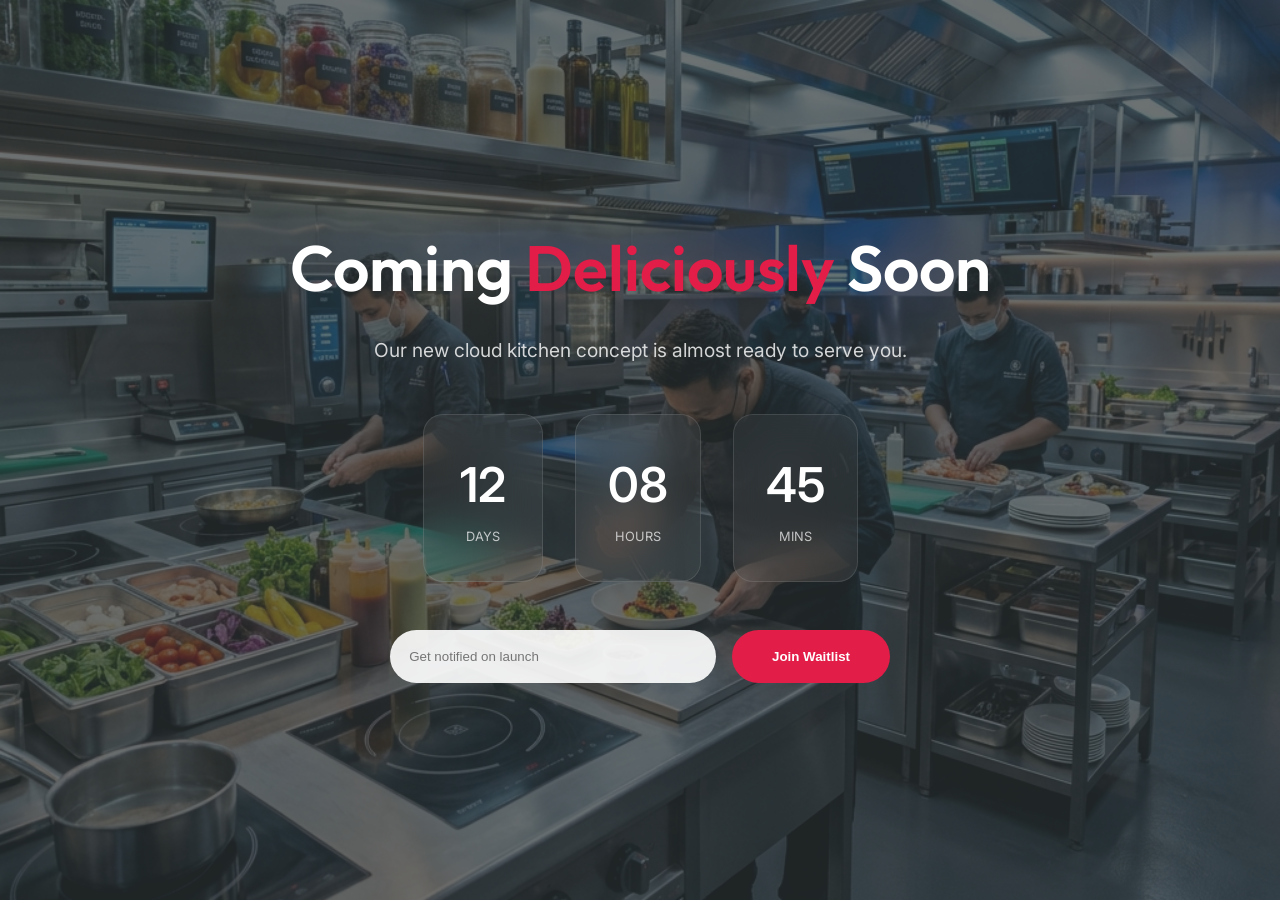
<file: pages/coming-soon.html>
<!DOCTYPE html>
<html lang="en" data-theme="light">

<head>
    <meta charset="UTF-8">
    <meta name="viewport" content="width=device-width, initial-scale=1.0">
    <title>Coming Soon | Ghost Kitchen — The Future of Dining</title>
    <meta name="description" content="Our next culinary node is almost live. Sign up to be the first to know when we launch the future of cloud dining.">

    <!-- SEO & Social Meta Tags -->
    <meta name="robots" content="index, follow">
    <meta name="author" content="Ghost Kitchen">
    <link rel="canonical" href="https://ghostkitchen.io/pages/coming-soon.html">

    <!-- Open Graph / Facebook -->
    <meta property="og:type" content="website">
    <meta property="og:url" content="https://ghostkitchen.io/pages/coming-soon.html">
    <meta property="og:title" content="Coming Soon | Ghost Kitchen — The Future of Dining">
    <meta property="og:description" content="Our next culinary node is almost live. Sign up to be the first to know when we launch the future of cloud dining.">
    <meta property="og:image" content="https://ghostkitchen.io/assets/images/dishes/truffle_burger.png">

    <!-- Twitter -->
    <meta property="twitter:card" content="summary_large_image">
    <meta property="twitter:url" content="https://ghostkitchen.io/pages/coming-soon.html">
    <meta property="twitter:title" content="Coming Soon | Ghost Kitchen — The Future of Dining">
    <meta property="twitter:description" content="Our next culinary node is almost live. Sign up to be the first to know when we launch the future of cloud dining.">
    <meta property="twitter:image" content="https://ghostkitchen.io/assets/images/dishes/truffle_burger.png">

    <!-- Fonts -->
    <link rel="preconnect" href="https://fonts.googleapis.com">
    <link rel="preconnect" href="https://fonts.gstatic.com" crossorigin>
    <link
        href="https://fonts.googleapis.com/css2?family=Inter:wght@400;500;600;700&family=Outfit:wght@400;500;600;700;800;900&display=swap"
        rel="stylesheet">

    <!-- Styles -->
    <link rel="stylesheet" href="../assets/css/style.css">

    <script>
        (function () {
            const dir = localStorage.getItem('dir') || 'ltr';
            const theme = localStorage.getItem('theme') || 'light';
            document.documentElement.dir = dir;
            document.documentElement.setAttribute('data-theme', theme);
        })();
    </script>

    <style>
        body {
            height: 100vh;
            display: flex;
            align-items: center;
            justify-content: center;
            text-align: center;
            background: #2d3436;
            color: white;
            overflow: hidden;
        }

        .hero-img {
            position: absolute;
            top: 0;
            left: 0;
            width: 100%;
            height: 100%;
            object-fit: cover;
            opacity: 0.3;
            z-index: -1;
        }

        .countdown {
            display: flex;
            gap: 2rem;
            justify-content: center;
            margin: 3rem 0;
        }

        .count-box {
            background: rgba(255, 255, 255, 0.05);
            backdrop-filter: blur(20px);
            -webkit-backdrop-filter: blur(20px);
            padding: 2rem;
            border-radius: 20px;
            border: 1px solid rgba(200, 200, 200, 0.15);
            min-width: 120px;
        }

        .count-num {
            font-size: 3rem;
            font-weight: 600;
            display: block;
        }

        .count-label {
            font-size: 0.8rem;
            text-transform: uppercase;
            opacity: 0.7;
        }
    </style>
</head>

<body>
    <img src="../assets/images/hero/kitchen_main.png" class="hero-img" alt="Coming Soon Background">

    <div class="container">
        <h1 style="font-size: 4rem; margin-bottom: 1rem;">Coming <span
                style="color: var(--primary-color)">Deliciously</span> Soon</h1>
        <p style="font-size: 1.2rem; opacity: 0.8;">Our new cloud kitchen concept is almost ready to serve you.</p>

        <div class="countdown">
            <div class="count-box"><span class="count-num">12</span><span class="count-label">Days</span></div>
            <div class="count-box"><span class="count-num">08</span><span class="count-label">Hours</span></div>
            <div class="count-box"><span class="count-num">45</span><span class="count-label">Mins</span></div>
        </div>

        <form style="max-width: 500px; margin: 0 auto; display: flex; gap: 1rem;">
            <input type="email" placeholder="Get notified on launch"
                style="flex: 1; padding: 1.2rem; border-radius: 50px; border: none; outline: none; background: rgba(255,255,255,0.9); color: #333;">
            <button class="btn btn-primary" style="padding: 1.2rem 2.5rem; border-radius: 50px;">Join Waitlist</button>
        </form>
    </div>
</body>

</html>
</file>
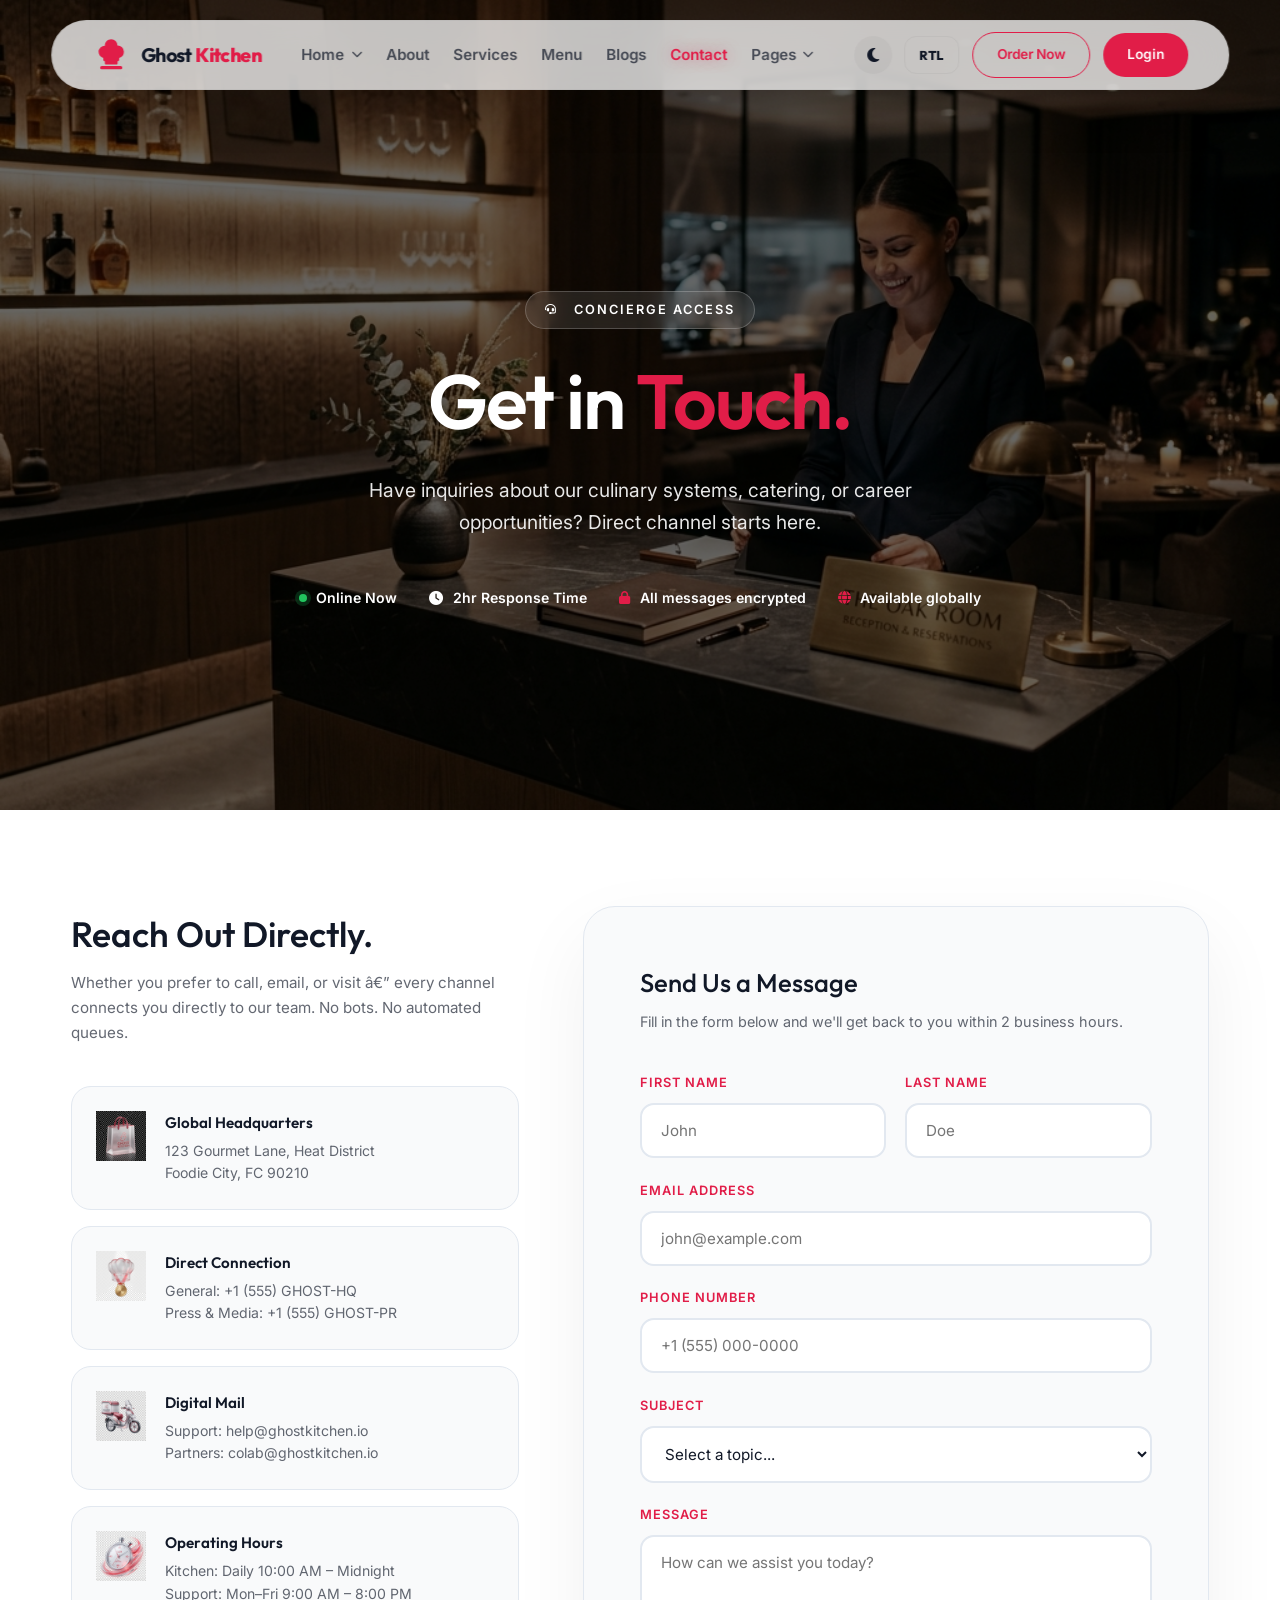
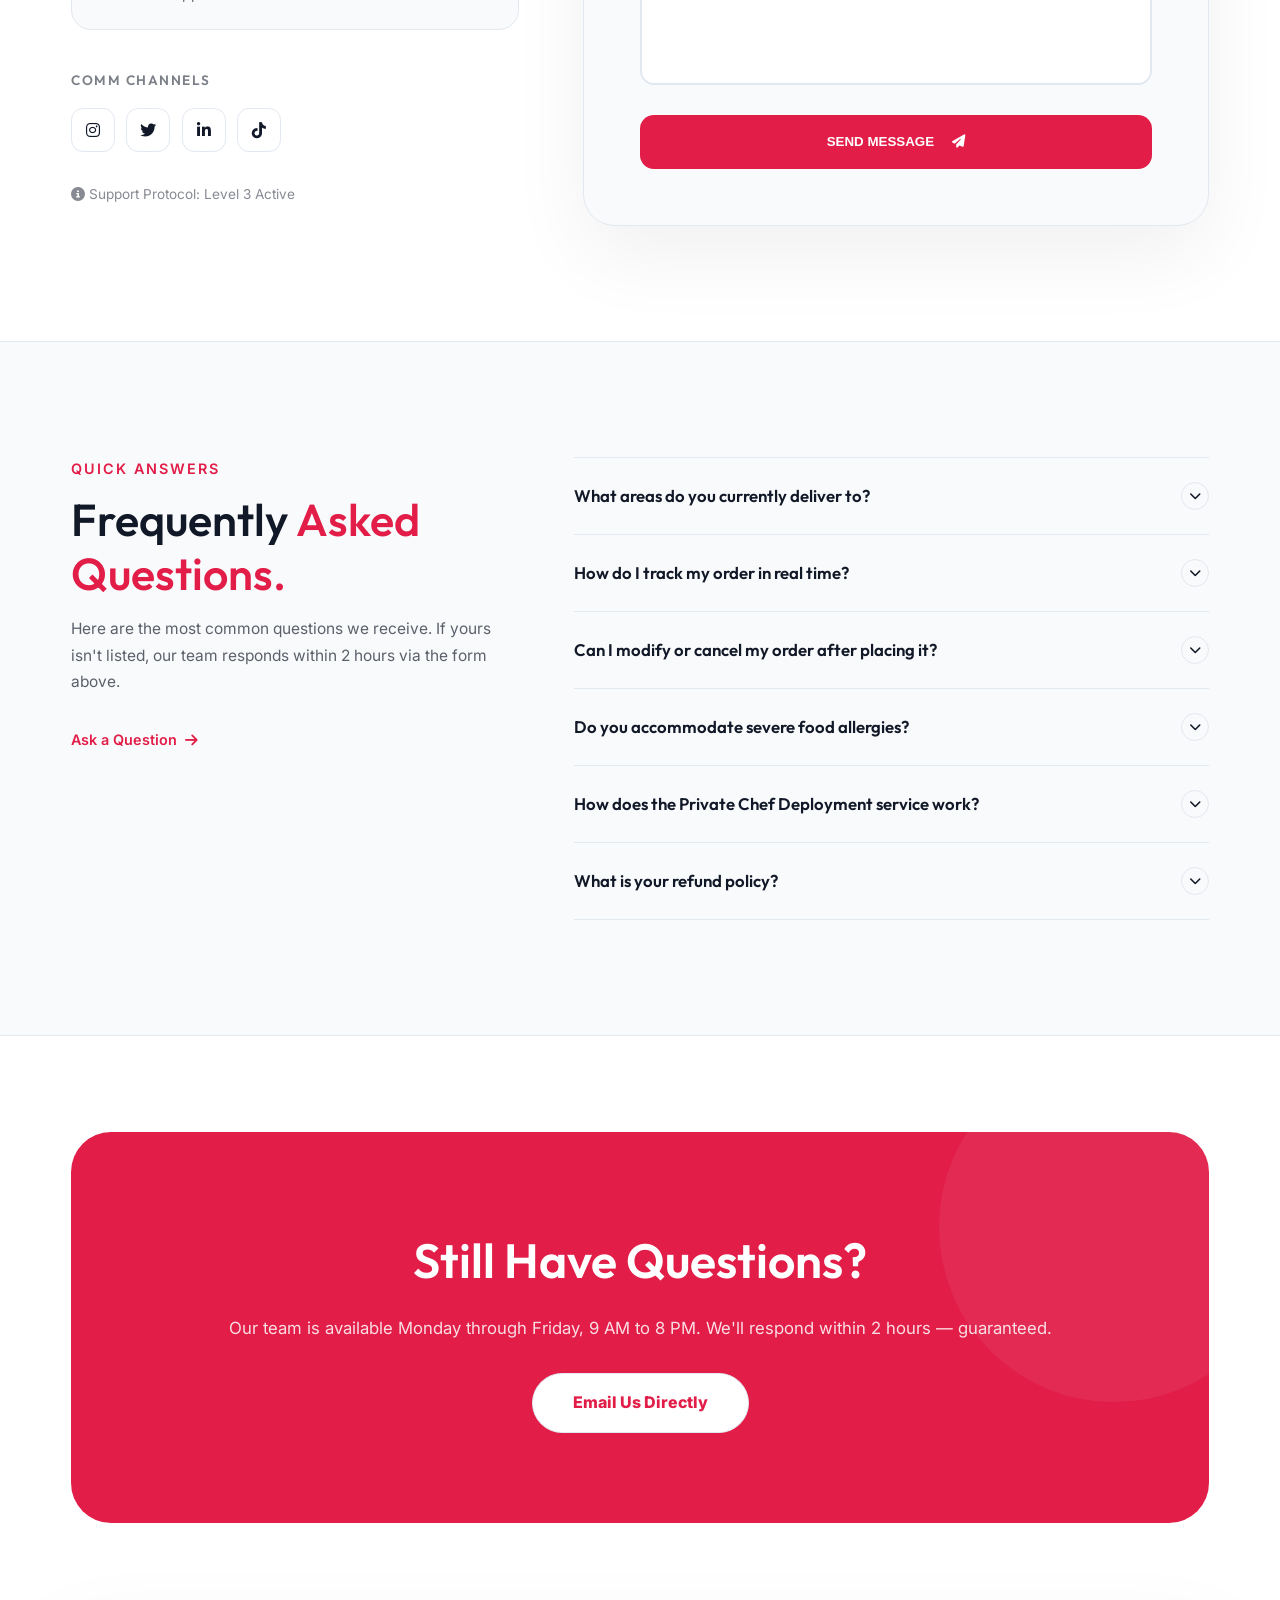
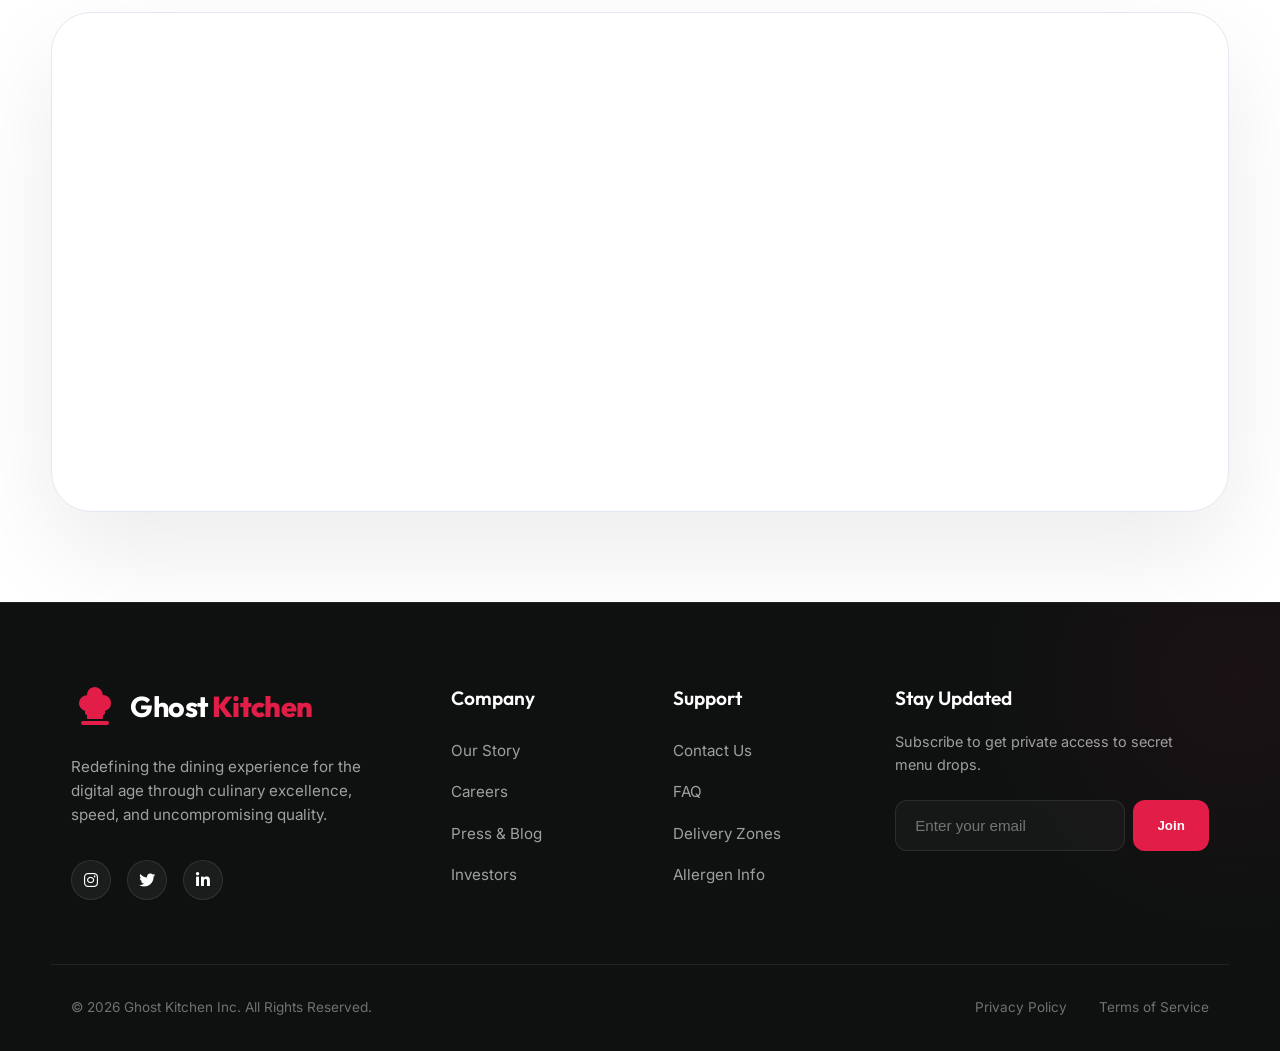
<file: pages/contact.html>
<!DOCTYPE html>
<html lang="en" data-theme="light">

<head>
    <meta charset="UTF-8">
    <meta name="viewport" content="width=device-width, initial-scale=1.0">
    <link rel="icon" type="image/svg+xml" href="../assets/images/ui/brand-icon.svg">
    <title>Contact Us | Ghost Kitchen â€” Get In Touch</title>
    <meta name="description" content="Contact Ghost Kitchen for inquiries, catering requests, partnership proposals, or general support. We respond within 2 hours.">

    <!-- SEO & Social Meta Tags -->
    <meta name="robots" content="index, follow">
    <meta name="author" content="Ghost Kitchen">
    <link rel="canonical" href="https://ghostkitchen.io/pages/contact.html">

    <!-- Open Graph / Facebook -->
    <meta property="og:type" content="website">
    <meta property="og:url" content="https://ghostkitchen.io/pages/contact.html">
    <meta property="og:title" content="Contact Us | Ghost Kitchen â€” Get In Touch">
    <meta property="og:description" content="Contact Ghost Kitchen for inquiries, catering requests, partnership proposals, or general support. We respond within 2 hours.">
    <meta property="og:image" content="https://ghostkitchen.io/assets/images/dishes/salmon_quinoa.png">

    <!-- Twitter -->
    <meta property="twitter:card" content="summary_large_image">
    <meta property="twitter:url" content="https://ghostkitchen.io/pages/contact.html">
    <meta property="twitter:title" content="Contact Us | Ghost Kitchen â€” Get In Touch">
    <meta property="twitter:description" content="Contact Ghost Kitchen for inquiries, catering requests, partnership proposals, or general support. We respond within 2 hours.">
    <meta property="twitter:image" content="https://ghostkitchen.io/assets/images/dishes/salmon_quinoa.png">

    <!-- JSON-LD Structured Data -->
    <script type="application/ld+json">
    {
      "@context": "https://schema.org",
      "@type": "ContactPage",
      "mainEntity": {
        "@type": "Organization",
        "name": "Ghost Kitchen",
        "contactPoint": {
          "@type": "ContactPoint",
          "telephone": "+1-555-555-5555",
          "contactType": "customer service"
        }
      }
    }
    </script>

    <link rel="preconnect" href="https://fonts.googleapis.com">
    <link rel="preconnect" href="https://fonts.gstatic.com" crossorigin>
    <link
        href="https://fonts.googleapis.com/css2?family=Inter:wght@300;400;500;600;700&family=Outfit:wght@400;500;600;700;800;900&display=swap"
        rel="stylesheet">

    <link rel="stylesheet" href="../assets/css/style.css">
    <link rel="stylesheet" href="../assets/css/dark-mode.css">
    <link rel="stylesheet" href="https://cdnjs.cloudflare.com/ajax/libs/font-awesome/6.4.0/css/all.min.css">
    <link rel="stylesheet" href="../assets/css/navbar-v4.css">
    <link rel="stylesheet" href="../assets/css/rtl.css">
    <link rel="stylesheet" href="../assets/css/footer.css">
    <link rel="stylesheet" href="../assets/css/responsive.css">

    <script>
        (function () {
            const dir = localStorage.getItem('dir') || 'ltr';
            const theme = localStorage.getItem('theme') || 'light';
            document.documentElement.dir = dir;
            document.documentElement.setAttribute('data-theme', theme);
        })();
    </script>

    <style>


        body {
            background: var(--bg-color);
            color: var(--text-color);
            position: relative;
        }

        main {
            padding-top: 0;
        }

        .reveal {
            opacity: 0;
            transform: translateY(35px);
            transition: opacity 0.8s ease, transform 0.8s ease;
        }

        .reveal.active {
            opacity: 1;
            transform: translateY(0);
        }

        .reveal-l {
            opacity: 0;
            transform: translateX(-40px);
            transition: opacity 0.8s ease, transform 0.8s ease;
        }

        .reveal-r {
            opacity: 0;
            transform: translateX(40px);
            transition: opacity 0.8s ease, transform 0.8s ease;
        }

        .reveal-l.active,
        .reveal-r.active {
            opacity: 1;
            transform: translateX(0);
        }

        /* ===== HERO ===== */
        .contact-hero p {
            font-size: 1.2rem;
            opacity: 0.9;
            max-width: 560px;
            margin: 0 auto 3rem;
            line-height: 1.7;
            color: #fff;
        }

        .contact-hero {
            position: relative;
            min-height: 90vh;
            display: flex;
            align-items: center;
            justify-content: center;
            text-align: center;
            color: #fff;
            overflow: hidden;
            background: #0f1111;
            padding-top: 90px;
            margin-bottom: clamp(4rem, 8vw, 6rem);
        }

        .hero-bg {
            position: absolute;
            inset: 0;
            background: url('../assets/images/hero/contact_hero_bg_1775815446395.png') center/cover no-repeat;
            transform: scale(1.1);
            transition: transform 1.5s cubic-bezier(0.165, 0.84, 0.44, 1);
            filter: brightness(0.4);
            z-index: 1;
        }

        .contact-hero.active .hero-bg {
            transform: scale(1);
        }

        .contact-hero-content {
            position: relative;
            z-index: 2;
            width: 100%;
        }

        .contact-hero-eyebrow {
            display: inline-flex;
            align-items: center;
            gap: 0.6rem;
            background: rgba(255, 255, 255, 0.1);
            backdrop-filter: blur(10px);
            -webkit-backdrop-filter: blur(10px);
            border: 1px solid rgba(255, 255, 255, 0.2);
            color: #fff;
            padding: 0.5rem 1.2rem;
            border-radius: 50px;
            font-size: 0.8rem;
            font-weight: 600;
            text-transform: uppercase;
            letter-spacing: 2px;
            margin-bottom: 2rem;
        }

        .contact-hero h1 {
            font-family: 'Outfit', sans-serif;
            font-size: clamp(2.8rem, 6vw, 5rem);
            font-weight: 600;
            letter-spacing: -2px;
            line-height: 1.05;
            margin-bottom: 2rem;
            color: #fff;
        }

        .contact-hero h1 span {
            color: var(--primary-color);
        }

        .response-pillars {
            display: flex;
            justify-content: center;
            gap: 2rem;
            flex-wrap: wrap;
        }

        .response-pill {
            display: flex;
            align-items: center;
            gap: 0.6rem;
            font-size: 0.88rem;
            font-weight: 600;
        }

        .response-pill .dot {
            width: 8px;
            height: 8px;
            background: #22c55e;
            border-radius: 50%;
            box-shadow: 0 0 0 4px rgba(34, 197, 94, 0.2);
            animation: pulse-green 2s infinite;
        }

        @keyframes pulse-green {
            0%, 100% { box-shadow: 0 0 0 4px rgba(34, 197, 94, 0.2) }
            50% { box-shadow: 0 0 0 8px rgba(34, 197, 94, 0.1) }
        }

        /* ===== CONTACT SPLIT LAYOUT ===== */
        .contact-section {
            padding: 0 0 clamp(5rem, 9vw, 8rem);
        }

        .contact-split {
            display: grid;
            grid-template-columns: 1fr 1.4fr;
            gap: 4rem;
            align-items: start;
        }

        /* LEFT: INFO PANEL */
        .info-panel {
            display: flex;
            flex-direction: column;
            gap: 0;
        }

        .info-panel-header {
            margin-bottom: 2.5rem;
        }

        .info-panel-header h2 {
            font-size: clamp(1.6rem, 2.8vw, 2.2rem);
            font-weight: 550;
            margin-bottom: 0.5rem;
        }

        .info-panel-header p {
            font-size: 0.95rem;
            opacity: 0.65;
            line-height: 1.65;
        }

        .info-cards {
            display: flex;
            flex-direction: column;
            gap: 1rem;
            margin-bottom: 2.5rem;
        }

        .info-card {
            display: flex;
            gap: 1.2rem;
            align-items: flex-start;
            padding: 1.5rem;
            background: var(--card-bg);
            border: 1px solid var(--border-color);
            border-radius: 20px;
            transition: border-color 0.3s, transform 0.3s;
        }

        .info-card:hover {
            border-color: rgba(225, 29, 72, 0.3);
            transform: translateX(4px);
        }

        .info-icon {
            width: 50px;
            height: 50px;
            min-width: 50px;
            background: var(--primary-color);
            color: #fff;
            border-radius: 14px;
            display: flex;
            align-items: center;
            justify-content: center;
            font-size: 1.1rem;
            box-shadow: 0 8px 20px rgba(225, 29, 72, 0.25);
        }

        .info-text h4 {
            font-size: 0.95rem;
            font-weight: 600;
            margin-bottom: 0.3rem;
        }

        .info-text p {
            font-size: 0.88rem;
            opacity: 0.65;
            line-height: 1.6;
        }

        .info-text a {
            color: inherit;
            transition: color 0.3s;
        }

        .info-text a:hover {
            color: var(--primary-color);
        }

        /* Social Links */
        .social-section h4 {
            font-size: 0.85rem;
            font-weight: 600;
            text-transform: uppercase;
            letter-spacing: 1.5px;
            opacity: 0.55;
            margin-bottom: 1rem;
        }

        .social-links {
            display: flex;
            gap: 0.7rem;
        }

        .social-link {
            width: 44px;
            height: 44px;
            border: 1.5px solid var(--border-color);
            border-radius: 12px;
            display: flex;
            align-items: center;
            justify-content: center;
            color: var(--text-color);
            font-size: 1rem;
            transition: all 0.3s;
        }

        .social-link:hover {
            background: var(--primary-color);
            border-color: var(--primary-color);
            color: #fff;
            transform: translateY(-3px);
        }

        /* Map Section (Full Width) */
        .map-section {
            padding: 0 0 clamp(4rem, 7vw, 6rem);
            position: relative;
        }

        .map-container {
            width: 100%;
            height: 500px;
            border-radius: 40px;
            overflow: hidden;
            border: 1px solid var(--border-color);
            box-shadow: 0 40px 100px rgba(0, 0, 0, 0.08);
            position: relative;
        }

        .map-container iframe {
            width: 100%;
            height: 100%;
            border: none;
            filter: grayscale(40%) contrast(1.1) brightness(0.9);
            transition: filter 0.5s ease;
        }

        .map-container:hover iframe {
            filter: grayscale(0%) contrast(1) brightness(1);
        }

        [data-theme="dark"] .map-container iframe {
            filter: grayscale(70%) invert(92%) contrast(88%);
        }

        @media (max-width: 768px) {
            .map-container {
                height: 350px;
                border-radius: 24px;
            }
        }

        /* RIGHT: FORM PANEL */
        .form-panel {
            background: var(--card-bg);
            border: 1px solid var(--border-color);
            border-radius: 32px;
            padding: 3.5rem;
            box-shadow: 0 30px 80px rgba(0, 0, 0, 0.06);
        }

        .form-panel-header {
            margin-bottom: 2.5rem;
        }

        .form-panel-header h3 {
            font-size: 1.6rem;
            font-weight: 500;
            margin-bottom: 0.4rem;
        }

        .form-panel-header p {
            font-size: 0.9rem;
            opacity: 0.65;
        }

        .form-row {
            display: grid;
            grid-template-columns: 1fr 1fr;
            gap: 1.2rem;
        }

        .form-group {
            margin-bottom: 1.4rem;
        }

        .form-label {
            display: block;
            font-size: 0.8rem;
            font-weight: 600;
            text-transform: uppercase;
            letter-spacing: 1px;
            color: var(--primary-color);
            margin-bottom: 0.6rem;
        }

        .form-control {
            width: 100%;
            padding: 1rem 1.2rem;
            border: 2px solid var(--border-color);
            border-radius: 14px;
            background: var(--bg-color);
            color: var(--text-color);
            font-size: 0.95rem;
            font-family: 'Inter', sans-serif;
            outline: none;
            transition: border-color 0.3s ease, box-shadow 0.3s ease, background 0.3s;
        }

        .form-control:focus {
            border-color: var(--primary-color);
            background: var(--card-bg);
            box-shadow: 0 0 0 4px rgba(225, 29, 72, 0.08);
        }

        .form-control.error {
            border-color: #f87171;
        }

        .form-control.success {
            border-color: #4ade80;
        }

        .form-error {
            font-size: 0.78rem;
            color: #ef4444;
            margin-top: 0.4rem;
            display: none;
        }

        .form-control.error + .form-error {
            display: block;
        }

        textarea.form-control {
            height: 150px;
            resize: none;
        }

        .form-submit {
            width: 100%;
            padding: 1.2rem;
            background: var(--primary-color);
            color: #fff;
            border: none;
            border-radius: 14px;
            font-family: 'Outfit', sans-serif;
            font-size: 1rem;
            font-weight: 600;
            text-transform: uppercase;
            letter-spacing: 1.5px;
            cursor: pointer;
            transition: background 0.3s, transform 0.3s, box-shadow 0.3s;
            display: flex;
            align-items: center;
            justify-content: center;
            gap: 0.6rem;
            margin-top: 0.5rem;
        }

        .form-submit:hover {
            background: var(--primary-hover);
            transform: translateY(-2px);
            box-shadow: 0 12px 30px rgba(225, 29, 72, 0.25);
        }

        .form-submit:active {
            transform: translateY(0);
        }

        .form-success-msg {
            display: none;
            text-align: center;
            padding: 2rem;
            background: rgba(34, 197, 94, 0.06);
            border: 1px solid rgba(34, 197, 94, 0.2);
            border-radius: 14px;
            margin-top: 1rem;
        }

        .form-success-msg .check-circle {
            width: 60px;
            height: 60px;
            background: rgba(34, 197, 94, 0.1);
            border-radius: 50%;
            display: flex;
            align-items: center;
            justify-content: center;
            margin: 0 auto 1rem;
            font-size: 1.5rem;
            color: #22c55e;
        }

        .form-success-msg h4 {
            font-size: 1.1rem;
            font-weight: 700;
            margin-bottom: 0.4rem;
            color: #22c55e;
        }

        .form-success-msg p {
            font-size: 0.9rem;
            opacity: 0.7;
        }

        /* ===== FAQ SECTION ===== */
        .faq-section {
            padding: clamp(5rem, 9vw, 8rem) 0;
            background: var(--card-bg);
            border-top: 1px solid var(--border-color);
            border-bottom: 1px solid var(--border-color);
        }

        .faq-layout {
            display: grid;
            grid-template-columns: 1fr 1.5fr;
            gap: 5rem;
            align-items: start;
        }

        .faq-intro h2 {
            font-size: clamp(2rem, 3.5vw, 2.8rem);
            font-weight: 550;
            line-height: 1.2;
            margin-bottom: 1rem;
        }

        .faq-intro h2 span {
            color: var(--primary-color);
        }

        .faq-intro p {
            font-size: 0.97rem;
            opacity: 0.68;
            line-height: 1.7;
            margin-bottom: 2rem;
        }

        .faq-cta {
            display: inline-flex;
            align-items: center;
            gap: 0.5rem;
            color: var(--primary-color);
            font-weight: 600;
            font-size: 0.9rem;
        }

        .faq-items {
            display: flex;
            flex-direction: column;
            gap: 0;
        }

        .faq-item {
            border-bottom: 1px solid var(--border-color);
            padding: 0;
        }

        .faq-item:first-child {
            border-top: 1px solid var(--border-color);
        }

        .faq-question {
            width: 100%;
            display: flex;
            justify-content: space-between;
            align-items: center;
            padding: 1.5rem 0;
            cursor: pointer;
            background: none;
            border: none;
            color: var(--text-color);
            font-family: 'Outfit', sans-serif;
            font-size: 1.05rem;
            font-weight: 600;
            text-align: left;
            gap: 1rem;
            transition: color 0.3s;
        }

        .faq-question:hover { color: var(--primary-color); }
        .faq-question.open { color: var(--primary-color); }

        .faq-chevron {
            min-width: 28px;
            height: 28px;
            border-radius: 50%;
            border: 1.5px solid var(--border-color);
            display: flex;
            align-items: center;
            justify-content: center;
            font-size: 0.75rem;
            color: var(--text-color);
            transition: all 0.3s;
            flex-shrink: 0;
        }

        .faq-question.open .faq-chevron {
            background: var(--primary-color);
            border-color: var(--primary-color);
            color: #fff;
            transform: rotate(180deg);
        }

        .faq-answer {
            max-height: 0;
            overflow: hidden;
            transition: max-height 0.45s cubic-bezier(0.165, 0.84, 0.44, 1), padding 0.35s ease;
        }

        .faq-answer.open {
            max-height: 300px;
        }

        .faq-answer-inner {
            font-size: 0.95rem;
            line-height: 1.75;
            opacity: 0.7;
            padding-bottom: 1.5rem;
        }

        /* ===== CTA STRIP ===== */
        .contact-cta-strip {
            background: var(--primary-color);
            padding: clamp(4rem, 7vw, 6rem) 2rem;
            text-align: center;
            color: #fff;
            border-radius: 40px;
            margin: 0 0 clamp(4rem, 7vw, 6rem);
            position: relative;
            overflow: hidden;
        }

        .contact-cta-strip::before {
            content: '';
            position: absolute;
            top: -80px;
            right: -80px;
            width: 350px;
            height: 350px;
            background: rgba(255, 255, 255, 0.06);
            border-radius: 50%;
        }

        .contact-cta-strip h2 {
            font-size: clamp(2rem, 4vw, 3rem);
            font-weight: 600;
            margin-bottom: 1rem;
            position: relative;
            z-index: 1;
        }

        .contact-cta-strip p {
            opacity: 0.85;
            font-size: 1.05rem;
            margin-bottom: 2rem;
            position: relative;
            z-index: 1;
        }

        .cta-strip-btn {
            display: inline-block;
            background: #fff;
            color: var(--primary-color);
            padding: 1rem 2.5rem;
            border-radius: 50px;
            font-weight: 600;
            font-size: 1rem;
            transition: transform 0.3s, box-shadow 0.3s;
            position: relative;
            z-index: 1;
        }

        .cta-strip-btn:hover {
            transform: translateY(-3px);
            box-shadow: 0 15px 30px rgba(0, 0, 0, 0.2);
        }

        /* ===== RESPONSIVE ===== */
        @media (max-width: 1100px) {
            .faq-layout {
                grid-template-columns: 1fr;
                gap: 3rem;
            }
        }

        @media (max-width: 900px) {
            .contact-split {
                grid-template-columns: 1fr;
                gap: 3rem;
            }

            .form-panel {
                padding: 2.5rem;
            }
        }

        @media (max-width: 640px) {
            .form-row {
                grid-template-columns: 1fr;
            }

            .contact-cta-strip {
                border-radius: 24px;
            }

            .form-panel {
                padding: 2rem 1.5rem;
            }
        }
    </style>
</head>

<body>

    <header id="main-header">
        <div class="nav-container">
            <div class="nav-logo">
                <a href="../index.html" class="nav-logo-link" aria-label="Ghost Kitchen Home">
                    <img src="../assets/images/ui/brand-chef-hat.svg" class="nav-logo-icon" alt="" aria-hidden="true">
                    <span class="nav-logo-text">Ghost <strong>Kitchen</strong></span>
                </a>
            </div>
            <ul class="nav-links">
                <li class="nav-item has-dropdown">
                    <a href="../index.html" class="nav-link">Home <i class="fas fa-chevron-down"></i></a>
                    <ul class="dropdown-menu">
                        <li><a href="../index.html" class="dropdown-link">Home V1</a></li>
                        <li><a href="./index-2.html" class="dropdown-link">Home V2</a></li>
                    </ul>
                </li>
                <li class="nav-item"><a href="./about.html" class="nav-link">About</a></li>
                <li class="nav-item"><a href="./services.html" class="nav-link">Services</a></li>
                <li class="nav-item"><a href="./menu.html" class="nav-link">Menu</a></li>
                <li class="nav-item"><a href="./blog.html" class="nav-link">Blogs</a></li>
                <li class="nav-item"><a href="./contact.html" class="nav-link">Contact</a></li>
                <li class="nav-item has-dropdown">
                    <a href="#" class="nav-link">Pages <i class="fas fa-chevron-down"></i></a>
                    <ul class="dropdown-menu">
                        <li><a href="./404.html" class="dropdown-link">404 Page</a></li>
                        <li><a href="./coming-soon.html" class="dropdown-link">Coming Soon</a></li>
                    </ul>
                </li>
            </ul>
            <div class="nav-utils">
                <div class="util-icon" id="theme-toggle" title="Toggle Theme"><i class="fas fa-moon"></i></div>
                <div class="util-icon dir-toggle" id="dir-toggle" title="Toggle Direction"></div>
                <a href="./order.html" class="btn-secondary-nav btn-order-desktop">Order Now</a>
                <a href="login.html" class="btn-cta btn-login-desktop">Login</a>
                <div class="mobile-toggle" id="mobile-toggle">
                    <span></span><span></span><span></span>
                </div>
            </div>
        </div>
        <div class="mobile-menu" id="mobile-menu">
            <ul class="mobile-nav-list">
                <li class="mobile-nav-item has-mobile-dropdown">
                    <a href="javascript:void(0)" class="mobile-nav-link mobile-dropdown-trigger">Home <i class="fas fa-plus"></i></a>
                    <ul class="mobile-dropdown">
                        <li><a href="../index.html" class="mobile-dropdown-link">Home V1</a></li>
                        <li><a href="./index-2.html" class="mobile-dropdown-link">Home V2</a></li>
                    </ul>
                </li>
                <li class="mobile-nav-item"><a href="./about.html" class="mobile-nav-link">About</a></li>
                <li class="mobile-nav-item"><a href="./services.html" class="mobile-nav-link">Services</a></li>
                <li class="mobile-nav-item"><a href="./menu.html" class="mobile-nav-link">Menu</a></li>
                <li class="mobile-nav-item has-mobile-dropdown">
                    <a href="javascript:void(0)" class="mobile-nav-link mobile-dropdown-trigger">Pages <i class="fas fa-plus"></i></a>
                    <ul class="mobile-dropdown">
                        <li><a href="./404.html" class="mobile-dropdown-link">404 Page</a></li>
                        <li><a href="./coming-soon.html" class="mobile-dropdown-link">Coming Soon</a></li>
                    </ul>
                </li>
                <li class="mobile-nav-item"><a href="./blog.html" class="mobile-nav-link">Blogs</a></li>
                <li class="mobile-nav-item"><a href="./contact.html" class="mobile-nav-link">Contact</a></li>
                <li class="mobile-nav-item has-mobile-dropdown">
                    <a href="javascript:void(0)" class="mobile-nav-link mobile-dropdown-trigger">Pages <i class="fas fa-plus"></i></a>
                    <ul class="mobile-dropdown">
                        <li><a href="./404.html" class="mobile-dropdown-link">404 Page</a></li>
                        <li><a href="./coming-soon.html" class="mobile-dropdown-link">Coming Soon</a></li>
                    </ul>
                </li>
            </ul>
            <div class="mobile-menu-footer" style="padding: 2rem 40px; border-top: 1px solid rgba(128,128,128,0.1); display: flex; flex-direction: column; gap: 1rem;">
                <a href="login.html" class="btn-cta" style="width: 100%; text-align: center; justify-content: center; display: flex;">Login</a>
                <a href="./order.html" class="btn-secondary-nav" style="width: 100%; text-align: center; justify-content: center; display: flex;">Order Now</a>
            </div>
        </div>
    </header>

    <main>

        <!-- 1. Hero -->
        <section class="contact-hero">
            <div class="hero-bg"></div>
            <div class="container contact-hero-content reveal">
                <div class="contact-hero-eyebrow"><i class="fas fa-headset"></i> Concierge Access</div>
                <h1>Get in <span>Touch.</span></h1>
                <p>Have inquiries about our culinary systems, catering, or career opportunities? Direct channel starts here.</p>
                <div class="response-pillars">
                    <div class="response-pill"><span class="dot"></span> Online Now</div>
                    <div class="response-pill"><i class="fas fa-clock"></i> 2hr Response Time</div>
                    <div class="response-pill"><i class="fas fa-lock" style="color:var(--primary-color);font-size:0.8rem;"></i> All messages encrypted</div>
                    <div class="response-pill"><i class="fas fa-globe" style="color:var(--primary-color);font-size:0.8rem;"></i> Available globally</div>
                </div>
            </div>
        </section>

        <!-- ====== CONTACT SPLIT ====== -->
        <section class="contact-section">
            <div class="container">
                <div class="contact-split">

                    <!-- LEFT: INFO -->
                    <div class="info-panel reveal-l">
                        <div class="info-panel-header">
                            <h2>Reach Out Directly.</h2>
                            <p>Whether you prefer to call, email, or visit â€” every channel connects you directly to our
                                team. No bots. No automated queues.</p>
                        </div>
                        <div class="info-cards">
                            <div class="info-card">
                                <div class="info-icon" style="background:none; box-shadow:none;">
                                    <img src="../assets/images/ui/v4/pickup.png" alt="Location" style="width:100%; height:100%; object-fit:contain;">
                                </div>
                                <div class="info-text">
                                    <h4>Global Headquarters</h4>
                                    <p>123 Gourmet Lane, Heat District<br>Foodie City, FC 90210</p>
                                </div>
                            </div>
                            <div class="info-card">
                                <div class="info-icon" style="background:none; box-shadow:none;">
                                    <img src="../assets/images/ui/v4/quality.png" alt="Phone" style="width:100%; height:100%; object-fit:contain;">
                                </div>
                                <div class="info-text">
                                    <h4>Direct Connection</h4>
                                    <p>General: <a href="tel:+15559468474">+1 (555) GHOST-HQ</a><br>Press & Media: <a
                                            href="tel:+15559468477">+1 (555) GHOST-PR</a></p>
                                </div>
                            </div>
                            <div class="info-card">
                                <div class="info-icon" style="background:none; box-shadow:none;">
                                    <img src="../assets/images/ui/v4/delivery.png" alt="Email" style="width:100%; height:100%; object-fit:contain;">
                                </div>
                                <div class="info-text">
                                    <h4>Digital Mail</h4>
                                    <p>Support: <a
                                            href="mailto:help@ghostkitchen.io">help@ghostkitchen.io</a><br>Partners: <a
                                            href="mailto:colab@ghostkitchen.io">colab@ghostkitchen.io</a></p>
                                </div>
                            </div>
                            <div class="info-card">
                                <div class="info-icon" style="background:none; box-shadow:none;">
                                    <img src="../assets/images/ui/v4/speed.png" alt="Hours" style="width:100%; height:100%; object-fit:contain;">
                                </div>
                                <div class="info-text">
                                    <h4>Operating Hours</h4>
                                    <p>Kitchen: Daily 10:00 AM &ndash; Midnight<br>Support: Mon&ndash;Fri 9:00 AM &ndash; 8:00 PM</p>
                                </div>
                            </div>
                        </div>

                        <div class="social-section">
                            <h4>Comm Channels</h4>
                            <div class="social-links">
                                <a href="#" class="social-link" title="Instagram"><i class="fab fa-instagram"></i></a>
                                <a href="#" class="social-link" title="Twitter"><i class="fab fa-twitter"></i></a>
                                <a href="#" class="social-link" title="LinkedIn"><i class="fab fa-linkedin-in"></i></a>
                                <a href="#" class="social-link" title="TikTok"><i class="fab fa-tiktok"></i></a>
                            </div>
                        </div>

                        <!-- Information Footer (Optional) -->
                        <div style="margin-top:2rem; opacity:0.5; font-size:0.85rem;">
                            <i class="fas fa-info-circle"></i> Support Protocol: Level 3 Active
                        </div>
                    </div>

                    <!-- RIGHT: FORM -->
                    <div class="form-panel reveal-r">
                        <div class="form-panel-header">
                            <h3>Send Us a Message</h3>
                            <p>Fill in the form below and we'll get back to you within 2 business hours.</p>
                        </div>
                        <form id="contact-form" novalidate>
                            <div class="form-row">
                                <div class="form-group">
                                    <label class="form-label" for="fname">First Name</label>
                                    <input type="text" id="fname" class="form-control" placeholder="John" required>
                                    <div class="form-error">Please enter your first name.</div>
                                </div>
                                <div class="form-group">
                                    <label class="form-label" for="lname">Last Name</label>
                                    <input type="text" id="lname" class="form-control" placeholder="Doe" required>
                                    <div class="form-error">Please enter your last name.</div>
                                </div>
                            </div>
                            <div class="form-group">
                                <label class="form-label" for="email">Email Address</label>
                                <input type="email" id="email" class="form-control" placeholder="john@example.com"
                                    required>
                                <div class="form-error">Please enter a valid email address.</div>
                            </div>
                            <div class="form-group">
                                <label class="form-label" for="phone">Phone Number</label>
                                <input type="tel" id="phone" class="form-control" placeholder="+1 (555) 000-0000">
                            </div>
                            <div class="form-group">
                                <label class="form-label" for="subject">Subject</label>
                                <select id="subject" class="form-control">
                                    <option value="" disabled selected>Select a topic...</option>
                                    <option>General Inquiry</option>
                                    <option>Partnership Proposal</option>
                                    <option>Catering Request</option>
                                    <option>Feedback</option>
                                    <option>Investor Relations</option>
                                    <option>Press & Media</option>
                                </select>
                            </div>
                            <div class="form-group">
                                <label class="form-label" for="message">Message</label>
                                <textarea id="message" class="form-control" placeholder="How can we assist you today?"
                                    required></textarea>
                                <div class="form-error">Please enter your message.</div>
                            </div>
                            <button type="submit" class="btn btn-primary" style="width:100%; padding: 1.2rem; border-radius: 14px; font-weight: 800; text-transform: uppercase;">
                                <span>Send Message</span>
                                <i class="fas fa-paper-plane" style="margin-left: 0.6rem;"></i>
                            </button>
                        </form>
                        <div class="form-success-msg" id="success-msg">
                            <div class="check-circle"><i class="fas fa-check"></i></div>
                            <h4>Message Sent Successfully!</h4>
                            <p>Thank you for reaching out. We'll be in touch within 2 business hours.</p>
                        </div>
                    </div>

                </div>
            </div>
        </section>

        <!-- ====== FAQ SECTION ====== -->
        <section class="faq-section">
            <div class="container">
                <div class="faq-layout">
                    <div class="faq-intro reveal">
                        <span class="section-subtitle">Quick Answers</span>
                        <h2>Frequently <span>Asked Questions.</span></h2>
                        <p>Here are the most common questions we receive. If yours isn't listed, our team responds
                            within 2 hours via the form above.</p>
                        <a href="#contact-form" class="faq-cta">Ask a Question <i class="fas fa-arrow-right"></i></a>
                    </div>
                    <div class="faq-items reveal">

                        <div class="faq-item">
                            <button class="faq-question" onclick="toggleFaq(this)">
                                What areas do you currently deliver to?
                                <span class="faq-chevron"><i class="fas fa-chevron-down"></i></span>
                            </button>
                            <div class="faq-answer">
                                <div class="faq-answer-inner">We currently deliver within a 15-mile radius of each of
                                    our three cloud kitchens, covering Foodie City, the surrounding suburbs, and the
                                    downtown commercial district. Enter your zip code in our app to verify coverage.
                                    We're expanding to 10 new cities by late 2026.</div>
                            </div>
                        </div>

                        <div class="faq-item">
                            <button class="faq-question" onclick="toggleFaq(this)">
                                How do I track my order in real time?
                                <span class="faq-chevron"><i class="fas fa-chevron-down"></i></span>
                            </button>
                            <div class="faq-answer">
                                <div class="faq-answer-inner">All orders placed through our app or website include live
                                    GPS tracking. You'll receive a tracking link via SMS immediately after confirmation.
                                    The tracker updates every 30 seconds and includes an AI-powered ETA with Â±2 minute
                                    accuracy. You can also watch a live kitchen cam feed during preparation on premium
                                    orders.</div>
                            </div>
                        </div>

                        <div class="faq-item">
                            <button class="faq-question" onclick="toggleFaq(this)">
                                Can I modify or cancel my order after placing it?
                                <span class="faq-chevron"><i class="fas fa-chevron-down"></i></span>
                            </button>
                            <div class="faq-answer">
                                <div class="faq-answer-inner">Orders can be modified or cancelled within 5 minutes of
                                    placement at no charge. After 5 minutes, preparation typically begins and we cannot
                                    guarantee changes. For subscription members, meals can be skipped or modified up to
                                    24 hours before the scheduled delivery window.</div>
                            </div>
                        </div>

                        <div class="faq-item">
                            <button class="faq-question" onclick="toggleFaq(this)">
                                Do you accommodate severe food allergies?
                                <span class="faq-chevron"><i class="fas fa-chevron-down"></i></span>
                            </button>
                            <div class="faq-answer">
                                <div class="faq-answer-inner">Yes. We maintain dedicated allergen-safe preparation zones
                                    certified for tree nuts, gluten, shellfish, and dairy. All menu items include a full
                                    allergen breakdown in our app. For severe or life-threatening allergies, please
                                    contact us directly before ordering so we can assign your order to our certified
                                    allergen-safe kitchen station.</div>
                            </div>
                        </div>

                        <div class="faq-item">
                            <button class="faq-question" onclick="toggleFaq(this)">
                                How does the Private Chef Deployment service work?
                                <span class="faq-chevron"><i class="fas fa-chevron-down"></i></span>
                            </button>
                            <div class="faq-answer">
                                <div class="faq-answer-inner">Private Chef Deployments are available exclusively to VIP
                                    black-tier members. Requests must be submitted at least 72 hours in advance. Our
                                    team will confirm availability, consult on your preferred menu, and coordinate the
                                    sourcing, preparation, and full event execution. Includes post-event kitchen
                                    sanitization. Pricing starts at $1,400 for up to 8 guests.</div>
                            </div>
                        </div>

                        <div class="faq-item">
                            <button class="faq-question" onclick="toggleFaq(this)">
                                What is your refund policy?
                                <span class="faq-chevron"><i class="fas fa-chevron-down"></i></span>
                            </button>
                            <div class="faq-answer">
                                <div class="faq-answer-inner">We offer a full refund or re-delivery for any order that
                                    arrives more than 15 minutes late, is incorrect, or does not meet our quality
                                    standards. Refunds are processed within 24 hours to your original payment method.
                                    For subscription plans, unused weeks can be rolled over or refunded with 48-hour
                                    notice.</div>
                            </div>
                        </div>

                    </div>
                </div>
            </div>
        </section>

        <!-- ====== CTA STRIP ====== -->
        <section class="container" style="padding-top: clamp(4rem, 8vw, 6rem); padding-bottom: 0;">
            <div class="contact-cta-strip reveal">
                <h2>Still Have Questions?</h2>
                <p>Our team is available Monday through Friday, 9 AM to 8 PM. We'll respond within 2 hours &mdash; guaranteed.</p>
                <a href="mailto:help@ghostkitchen.io" class="btn btn-secondary" style="background: #fff; color: var(--primary-color); padding: 1rem 2.5rem; border-radius: 50px; font-weight: 800;">Email Us Directly</a>
            </div>
        </section>

        <!-- ====== MAP SECTION ====== -->
        <section class="container map-section reveal">
            <div class="map-container">
                <iframe
                    src="https://www.google.com/maps/embed?pb=!1m18!1m12!1m3!1d3806.75085160533!2d78.3846663!3d17.4474133!2m3!1f0!2f0!3f0!3m2!1i1024!2i768!4f13.1!3m3!1m2!1s0x0%3A0x0!2zMTfCsDI2JzUwLjciTiA3OMKwMjMnMDQuOCJF!5e0!3m2!1sen!2sin!4v1625484850000!5m2!1sen!2sin"
                    allowfullscreen="" loading="lazy" title="Ghost Kitchen HQ Location">
                </iframe>
            </div>
        </section>

    </main>

    <footer class="site-footer">
        <div class="container footer-top">
            <div class="footer-brand reveal" style="display: flex; flex-direction: column;">
                <a href="../index.html" class="nav-logo-link" aria-label="Ghost Kitchen Home" style="display: inline-flex; align-items: center; text-decoration: none; margin-bottom: 24px;">
                    <img src="../assets/images/ui/brand-chef-hat.svg" class="nav-logo-icon" alt="" aria-hidden="true" style="width: 3rem; height: 3rem;">
                    <span class="nav-logo-text" style="font-size: 1.8rem; color: inherit;">Ghost <strong style="color: var(--primary-color);">Kitchen</strong></span>
                </a>
                <p class="brand-desc" style="margin-top: 0;">Redefining the dining experience for the digital age through culinary excellence, speed, and uncompromising quality.</p>
                <div class="footer-socials">
                    <a href="#" class="social-circle"><i class="fab fa-instagram"></i></a>
                    <a href="#" class="social-circle"><i class="fab fa-twitter"></i></a>
                    <a href="#" class="social-circle"><i class="fab fa-linkedin-in"></i></a>
                </div>
            </div>

            <div class="footer-links reveal">
                <h4>Company</h4>
                <ul>
                    <li><a href="about.html">Our Story</a></li>
                    <li><a href="order.html">Careers</a></li>
                    <li><a href="blog.html">Press & Blog</a></li>
                    <li><a href="order.html">Investors</a></li>
                </ul>
            </div>

            <div class="footer-links reveal">
                <h4>Support</h4>
                <ul>
                    <li><a href="contact.html">Contact Us</a></li>
                    <li><a href="order.html">FAQ</a></li>
                    <li><a href="404.html">Delivery Zones</a></li>
                    <li><a href="services.html">Allergen Info</a></li>
                </ul>
            </div>

            <div class="footer-newsletter reveal">
                <h4>Stay Updated</h4>
                <p>Subscribe to get private access to secret menu drops.</p>
                <form class="newsletter-form">
                    <input type="email" placeholder="Enter your email" class="newsletter-input" required>
                    <button type="submit" class="newsletter-btn">Join</button>
                </form>
            </div>
        </div>

        <div class="container footer-bottom reveal">
            <p>&copy; 2026 Ghost Kitchen Inc. All Rights Reserved.</p>
            <div class="footer-legal">
                <a href="#">Privacy Policy</a>
                <a href="#">Terms of Service</a>
            </div>
        </div>
    </footer>

    <!-- Core Scripts -->
    <script src="../assets/js/main.js"></script>
    <script src="../assets/js/navbar-v4.js"></script>
    <script>
        document.addEventListener('DOMContentLoaded', () => {
            // Trigger hero animation
            setTimeout(() => {
                const hero = document.querySelector('.contact-hero') || document.querySelector('.blog-hero');
                if (hero) hero.classList.add('active');
            }, 100);

            const observer = new IntersectionObserver((entries) => {
                entries.forEach(e => { if (e.isIntersecting) e.target.classList.add('active'); });
            }, { threshold: 0.08 });
            document.querySelectorAll('.reveal, .reveal-l, .reveal-r').forEach(el => observer.observe(el));
        });

        // FAQ Accordion
        function toggleFaq(btn) {
            const answer = btn.nextElementSibling;
            const isOpen = answer.classList.contains('open');
            // Close all
            document.querySelectorAll('.faq-answer').forEach(a => a.classList.remove('open'));
            document.querySelectorAll('.faq-question').forEach(b => b.classList.remove('open'));
            // Toggle
            if (!isOpen) {
                answer.classList.add('open');
                btn.classList.add('open');
            }
        }

        // Form Validation
        const form = document.getElementById('contact-form');
        if (form) {
            form.addEventListener('submit', function (e) {
                e.preventDefault();
                let valid = true;
                const requiredFields = form.querySelectorAll('[required]');
                requiredFields.forEach(field => {
                    field.classList.remove('error', 'success');
                    const val = field.value.trim();
                    if (!val || (field.type === 'email' && !/^[^\s@]+@[^\s@]+\.[^\s@]+$/.test(val))) {
                        field.classList.add('error');
                        valid = false;
                    } else {
                        field.classList.add('success');
                    }
                });
                if (valid) {
                    form.style.display = 'none';
                    document.getElementById('success-msg').style.display = 'block';
                }
            });
        }

        // Real-time validation
        document.querySelectorAll('.form-control').forEach(field => {
            field.addEventListener('blur', function () {
                if (this.hasAttribute('required')) {
                    const val = this.value.trim();
                    this.classList.remove('error', 'success');
                    if (!val || (this.type === 'email' && !/^[^\s@]+@[^\s@]+\.[^\s@]+$/.test(val))) {
                        this.classList.add('error');
                    } else {
                        this.classList.add('success');
                    }
                }
            });
            field.addEventListener('input', function () {
                if (this.classList.contains('error')) {
                    const val = this.value.trim();
                    if (val && !(this.type === 'email' && !/^[^\s@]+@[^\s@]+\.[^\s@]+$/.test(val))) {
                        this.classList.remove('error');
                        this.classList.add('success');
                    }
                }
            });
        });
    </script>
</body>

</html>
</file>
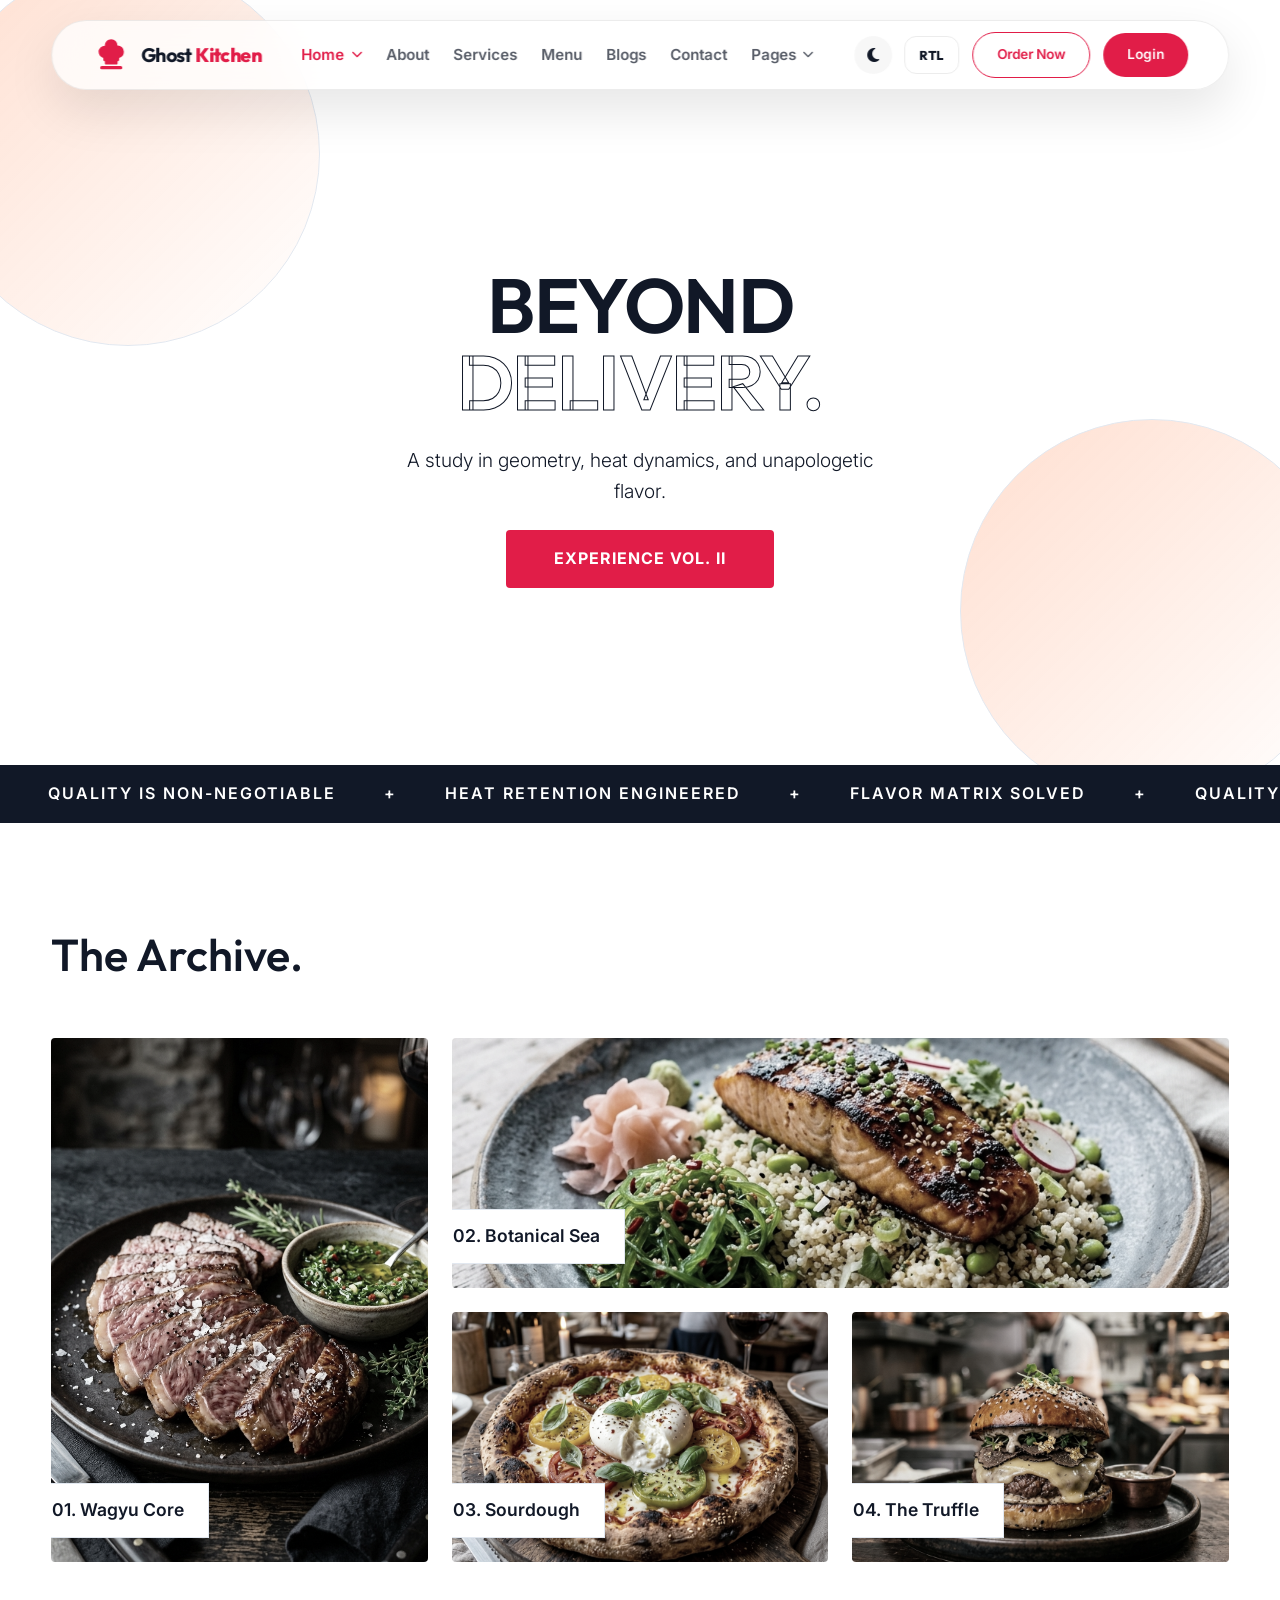
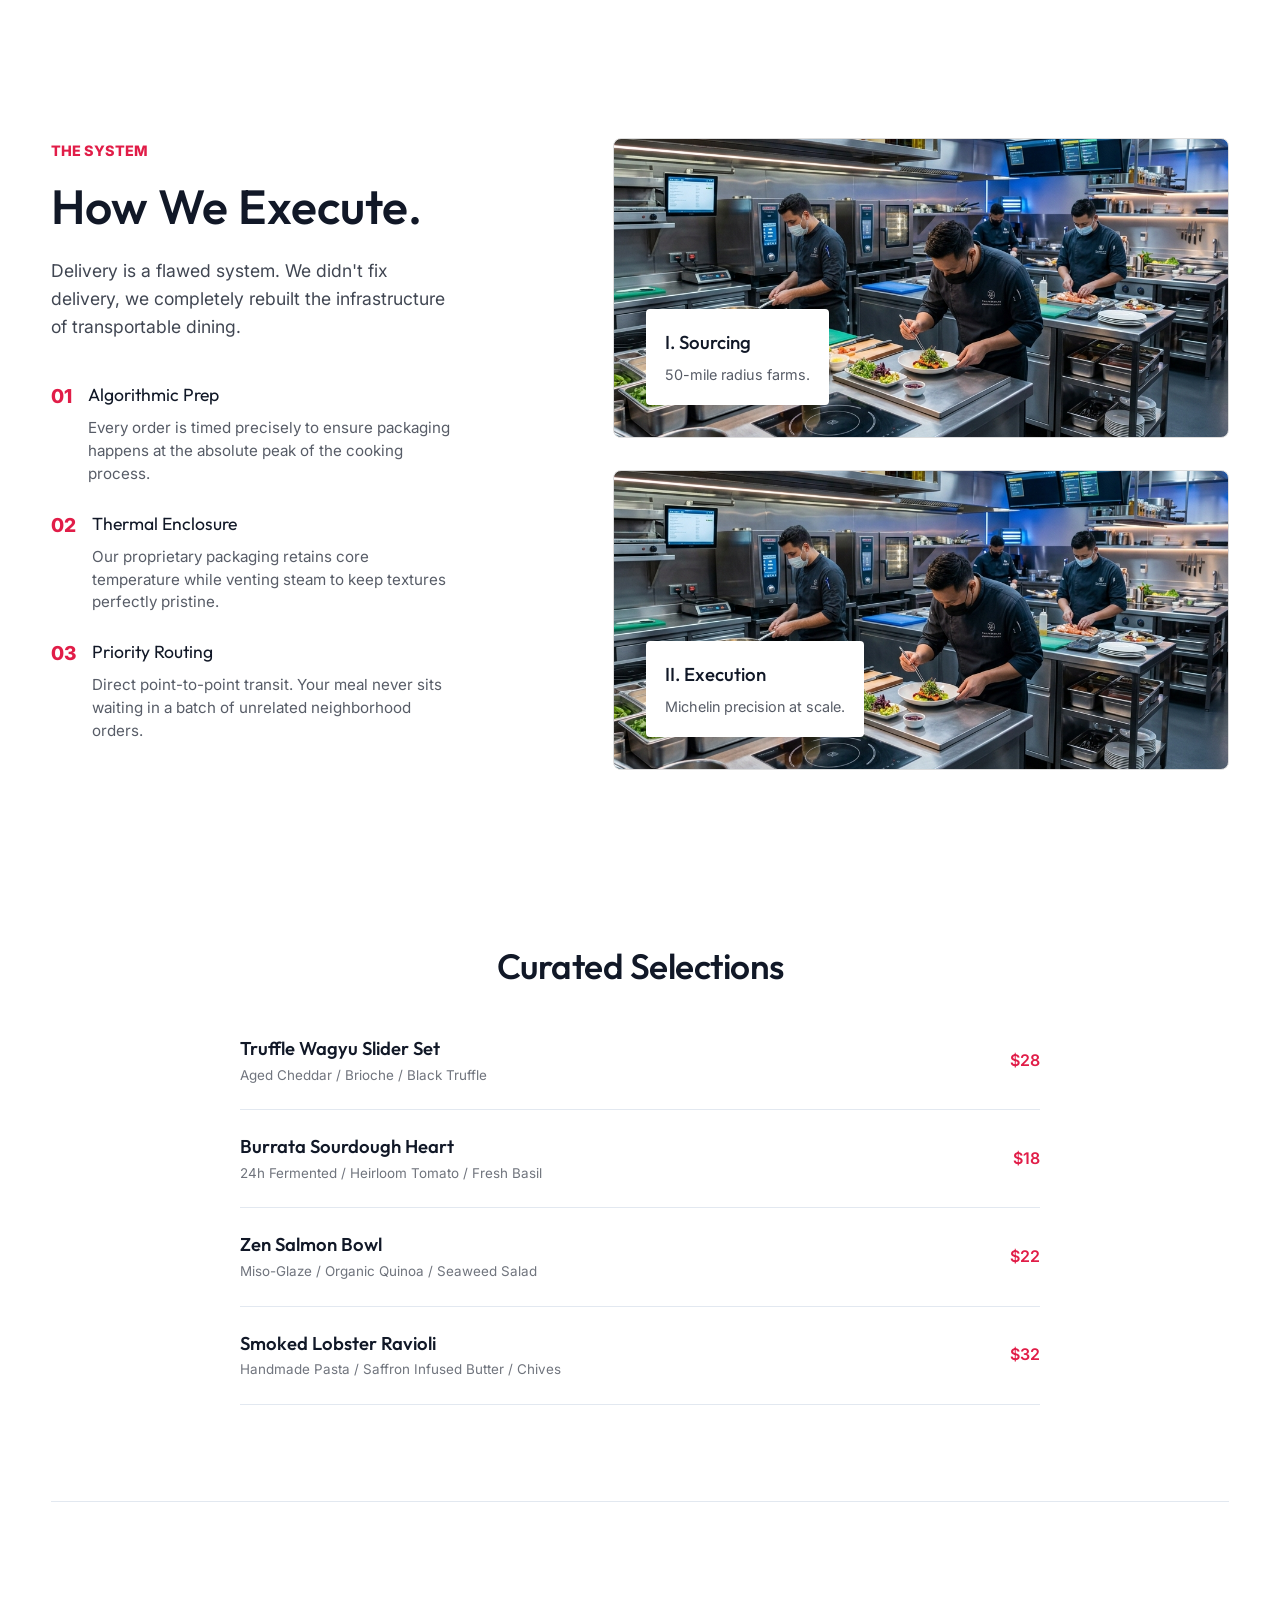
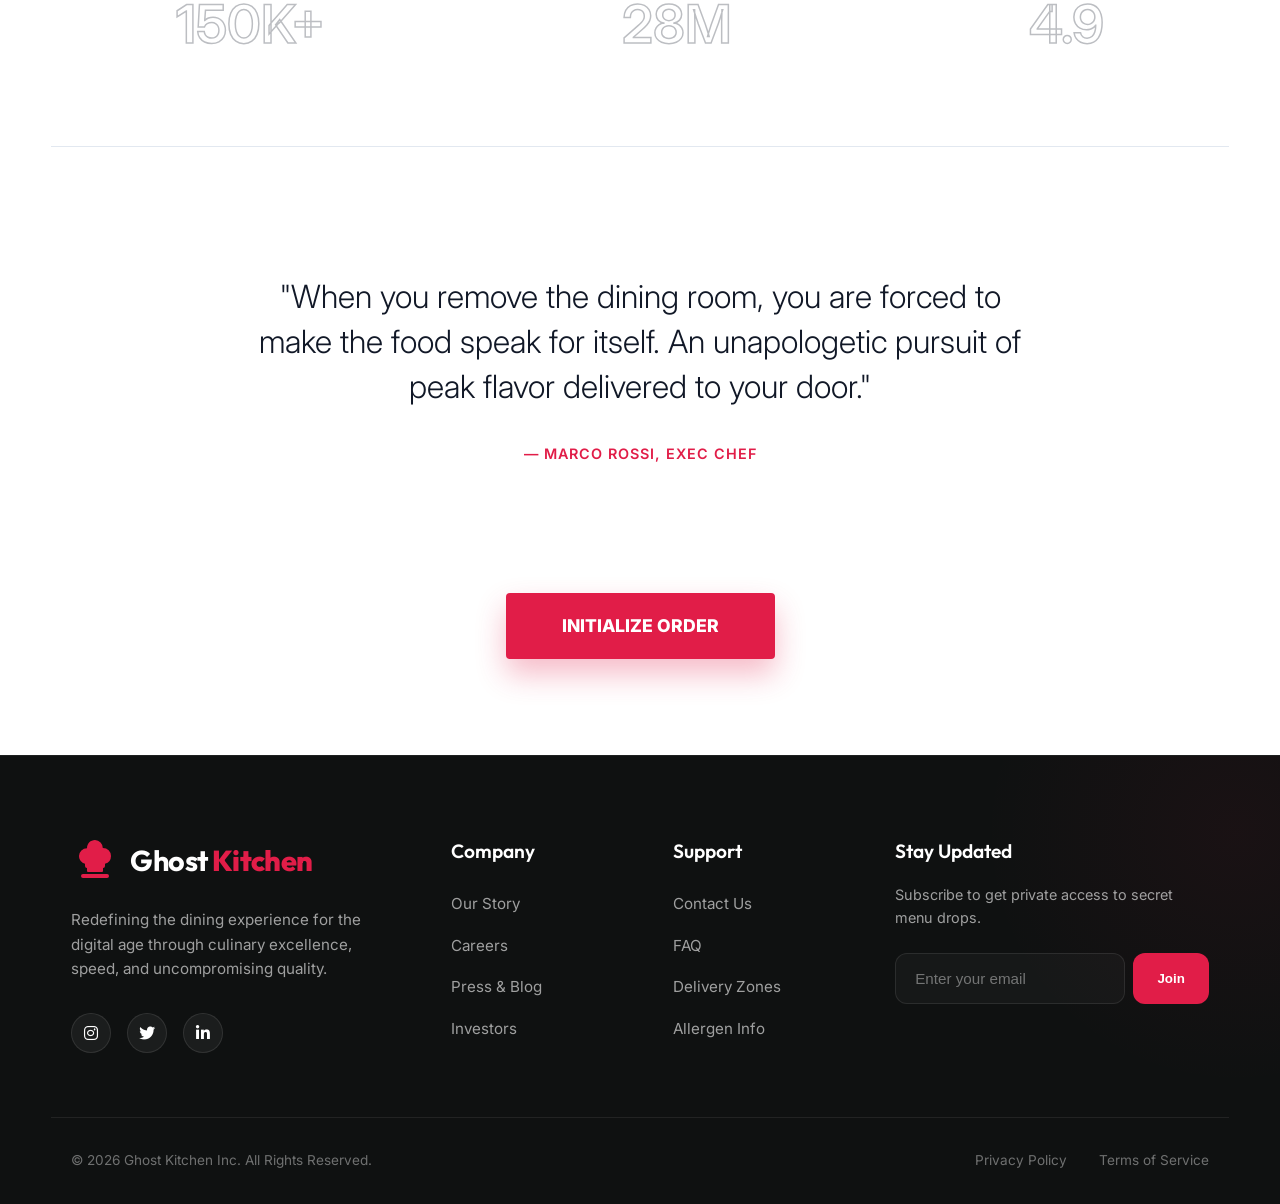
<file: pages/index-2.html>
<!DOCTYPE html>
<html lang="en" data-theme="dark">

<head>
    <meta charset="UTF-8">
    <meta name="viewport" content="width=device-width, initial-scale=1.0">
    <link rel="icon" type="image/svg+xml" href="../assets/images/ui/brand-icon.svg">
    <title>Ghost Kitchen | Edition II: Premium Editorial Glass</title>
    <meta name="description" content="Experience the future of cloud dining with our Edition II layout. Chef-curated meals, AI-driven precision, and elite aesthetic engineering.">

    <!-- SEO & Social Meta Tags -->
    <meta name="robots" content="index, follow">
    <meta name="author" content="Ghost Kitchen">
    <link rel="canonical" href="https://ghostkitchen.io/pages/index-2.html">

    <!-- Open Graph / Facebook -->
    <meta property="og:type" content="website">
    <meta property="og:url" content="https://ghostkitchen.io/pages/index-2.html">
    <meta property="og:title" content="Ghost Kitchen | Edition II: Premium Editorial Glass">
    <meta property="og:description" content="Experience the future of cloud dining with our Edition II layout. Chef-curated meals, AI-driven precision, and elite aesthetic engineering.">
    <meta property="og:image" content="https://ghostkitchen.io/assets/images/dishes/truffle_burger.png">

    <!-- Twitter -->
    <meta property="twitter:card" content="summary_large_image">
    <meta property="twitter:url" content="https://ghostkitchen.io/pages/index-2.html">
    <meta property="twitter:title" content="Ghost Kitchen | Edition II: Premium Editorial Glass">
    <meta property="twitter:description" content="Experience the future of cloud dining with our Edition II layout. Chef-curated meals, AI-driven precision, and elite aesthetic engineering.">
    <meta property="twitter:image" content="https://ghostkitchen.io/assets/images/dishes/truffle_burger.png">

    <!-- JSON-LD Structured Data -->
    <script type="application/ld+json">
    {
      "@context": "https://schema.org",
      "@type": "WebSite",
      "url": "https://ghostkitchen.io/pages/index-2.html",
      "name": "Ghost Kitchen - Edition II"
    }
    </script>

    <!-- Google Fonts -->
    <link rel="preconnect" href="https://fonts.googleapis.com">
    <link rel="preconnect" href="https://fonts.gstatic.com" crossorigin>
    <link href="https://fonts.googleapis.com/css2?family=Inter:wght@300;400;500;600&family=Outfit:wght@400;500;600;700;800;900&display=swap" rel="stylesheet">

    <!-- Core Styles -->
    <link rel="stylesheet" href="../assets/css/style.css">
    <link rel="stylesheet" href="../assets/css/dark-mode.css">
    
    <!-- Navbar V4 -->
    <link rel="stylesheet" href="https://cdnjs.cloudflare.com/ajax/libs/font-awesome/6.4.0/css/all.min.css">
    <link rel="stylesheet" href="../assets/css/navbar-v4.css">
    <link rel="stylesheet" href="../assets/css/rtl.css">
    <link rel="stylesheet" href="../assets/css/footer.css">
    <link rel="stylesheet" href="../assets/css/responsive.css">

    <script>
        (function() {
            const dir = localStorage.getItem('dir') || 'ltr';
            const theme = localStorage.getItem('theme') || 'light';
            document.documentElement.dir = dir;
            document.documentElement.setAttribute('data-theme', theme);
        })();
    </script>

    <style>
        body {
            overflow-x: hidden;
            background: var(--bg-color);
            color: var(--text-color);
        }

        /* 1. Cinematic Hero */
        .glass-hero {
            position: relative;
            min-height: 85vh;
            display: flex;
            align-items: center;
            justify-content: center;
            text-align: center;
            background: var(--bg-color);
            overflow: hidden;
            padding-top: 90px;
        }

        .glass-hero-content {
            z-index: 10;
            position: relative;
        }

        .glass-hero h1 {
            font-size: clamp(3rem, 6vw, 5rem);
            font-weight: 600;
            line-height: 1;
            letter-spacing: -1.5px;
            text-transform: uppercase;
        }

        .glass-hero h1 span {
            color: transparent;
            -webkit-text-stroke: 1px var(--text-color);
            display: block;
        }

        .glass-orb {
            position: absolute;
            width: clamp(150px, 30vw, 400px);
            aspect-ratio: 1/1;
            border-radius: 50%;
            background: linear-gradient(135deg, rgba(255, 94, 20, 0.2), transparent);
            backdrop-filter: blur(40px);
            -webkit-backdrop-filter: blur(40px);
            border: 1px solid var(--border-color);
            z-index: 1;
        }

        .orb-1 { top: -5%; left: -5%; animation: floatOrb 20s infinite alternate; }
        .orb-2 { bottom: -5%; right: -5%; animation: floatOrb 25s infinite alternate-reverse; }

        @keyframes floatOrb {
            0% { transform: translateY(0) scale(1); }
            100% { transform: translateY(30px) scale(1.05); }
        }

        /* 2. Horizontal Marquee */
        .editorial-marquee {
            width: 100%;
            overflow: hidden;
            white-space: nowrap;
            background: var(--text-color);
            color: var(--bg-color);
            padding: 1rem 0;
            font-weight: 600;
            text-transform: uppercase;
            font-size: 1rem;
            letter-spacing: 2px;
        }
        .marquee-inner { display: inline-flex; animation: scrollMarquee 20s linear infinite; }
        .marquee-txt { padding: 0 3rem; }
        @keyframes scrollMarquee {
            0% { transform: translateX(0); }
            100% { transform: translateX(-50%); }
        }

        /* 3. Asymmetric Mosaic */
        .mosaic-section {
            padding: 6rem 0;
            background: var(--bg-color);
        }
        .mosaic-grid {
            display: grid;
            grid-template-columns: 1fr 1fr 1fr;
            grid-auto-rows: 250px;
            gap: 1.5rem;
            position: relative;
        }
        .mosaic-item { position: relative; border-radius: 4px; overflow: hidden; }
        .mosaic-item img { width: 100%; height: 100%; object-fit: cover; transition: var(--transition); filter: grayscale(50%); }
        .mosaic-item:hover img { filter: grayscale(0%); transform: scale(1.05); }
        .mosaic-item.tall { grid-row: span 2; }
        .mosaic-item.wide { grid-column: span 2; }
        .mosaic-caption {
            position: absolute;
            bottom: 1.5rem;
            left: -1.5rem;
            background: var(--bg-color);
            padding: 0.8rem 1.5rem;
            border: 1px solid var(--border-color);
            font-weight: 600;
            font-size: 1.1rem;
            z-index: 5;
        }

        /* 4. Sticky Scroll Process */
        .process-wall {
            display: flex;
            align-items: flex-start;
            gap: 3rem;
            padding: 5rem 0;
            position: relative;
        }
        .process-text {
            flex: 1;
            position: sticky;
            top: 120px;
        }
        .process-visuals {
            flex: 1.2;
            display: flex;
            flex-direction: column;
            gap: 2rem;
        }
        .pv-card {
            height: 300px;
            background: var(--card-bg);
            border: 1px solid #ddd;
            border-radius: 8px;
            padding: 2rem;
            display: flex;
            flex-direction: column;
            justify-content: flex-end;
        }

        /* 5. Giant Pulse Stats */
        .giant-stats {
            padding: 6rem 0;
            border-top: 1px solid var(--border-color);
            border-bottom: 1px solid var(--border-color);
            text-align: center;
            overflow: hidden;
            display: flex;
            flex-wrap: wrap;
            gap: 3rem;
            justify-content: space-around;
        }
        .giant-num {
            font-size: clamp(2rem, 4.8vw, 3.3rem);
            font-weight: 600;
            line-height: 1;
            color: transparent;
            -webkit-text-stroke: 1.5px var(--text-color);
            opacity: 0.28;
            transition: var(--transition);
        }
        .giant-num-rating {
            display: flex;
            align-items: center;
            justify-content: center;
        }
        .giant-num:hover {
            -webkit-text-stroke: 1.5px var(--primary-color);
            color: var(--primary-color);
            opacity: 1;
        }

        /* 6. List-Style Interactive Menu */
        .list-menu-section {
            padding: 6rem 0;
            max-width: 800px;
            margin: 0 auto;
        }
        .list-menu-section-title {
            font-size: clamp(2rem, 3.8vw, 2.2rem);
            margin-bottom: 1.6rem;
            text-align: center;
            line-height: 1.15;
            letter-spacing: -0.5px;
        }
        .list-menu-item {
            display: flex;
            justify-content: space-between;
            align-items: center;
            padding: 1.5rem 0;
            border-bottom: 1px solid var(--border-color);
            cursor: pointer;
            transition: var(--transition);
            position: relative;
            overflow: hidden;
        }
        .list-menu-item:hover {
            padding-left: 1.5rem;
            color: var(--primary-color);
            border-bottom-color: var(--primary-color);
        }
        .list-menu-item h3 { font-size: 1.16rem; font-weight: 550; margin: 0; line-height: 1.3; }
        .list-menu-item p { font-size: 0.84rem !important; line-height: 1.5; color: var(--text-color); opacity: 0.7; }
        .list-menu-item span { font-size: 1rem; font-weight: 600; color: var(--primary-color); }

        /* 7. Glass App */
        .glass-app {
            padding: 8rem 0;
            background: var(--secondary-color);
            color: #fff;
            position: relative;
            overflow: hidden;
        }

        /* 8. Singular Voice */
        .singular-voice {
            padding: 8rem 2rem;
            display: flex;
            align-items: center;
            justify-content: center;
        }
        .voice-text {
            font-size: clamp(1.2rem, 2.8vw, 2rem); /* Slightly reduced for a cleaner editorial feel */
            line-height: 1.4;
            text-align: center;
            max-width: 800px;
            font-weight: 300;
        }
        .voice-author {
            font-weight: 600;
            text-transform: uppercase;
            letter-spacing: 1px;
            color: var(--primary-color);
            margin-top: 2rem;
            font-size: 0.9rem;
            display: block;
            text-align: center;
        }

        /* Reveal Animations */
        .reveal {
            opacity: 0;
            transform: translateY(40px);
            transition: all 1s cubic-bezier(0.165, 0.84, 0.44, 1);
        }
        .reveal.active {
            opacity: 1;
            transform: translateY(0);
        }
        .delay-1 { transition-delay: 0.1s; }
        .delay-2 { transition-delay: 0.2s; }
        .delay-3 { transition-delay: 0.3s; }

        @media (max-width: 1024px) {
            .mosaic-grid { grid-template-columns: 1fr; grid-auto-rows: auto; }
            .mosaic-item.tall, .mosaic-item.wide { grid-row: span 1; grid-column: span 1; }
            .mosaic-caption { position: relative; left: 0; bottom: 0; width: 100%; margin-top: -1px; }
            .process-wall { flex-direction: column; padding: 4rem 0; gap: 2rem; }
            .process-text { position: relative; top: 0; text-align: left; display: flex; flex-direction: column; align-items: flex-start; }
            .process-text p { margin-left: 0; margin-right: 0; }
            .giant-stats { flex-direction: column; gap: 3rem; padding: 4rem 0; align-items: center; }
        }

        @media (max-width: 768px) {
            .list-menu-section { padding: 4.5rem 0; }
            .list-menu-item { padding: 1.2rem 0; gap: 1rem; }
            .list-menu-item h3 { font-size: 1.02rem; }
            .list-menu-item span { font-size: 0.92rem; }
            .giant-num { font-size: clamp(1.8rem, 9vw, 2.6rem); }
        }

        /* 320px - 400px Responsive Polish */
        @media (max-width: 400px) {
            .container {
                padding-left: 20px !important;
                padding-right: 20px !important;
            }
            .glass-hero { padding-top: 80px; min-height: 70vh; }
            .glass-hero h1 { font-size: 2.4rem; letter-spacing: -1px; }
            .glass-hero p { font-size: 1rem !important; padding: 0 1rem; }
            
            .mosaic-section h2 { font-size: 2.2rem !important; text-align: center; }
            .mosaic-grid { gap: 1rem; }
            
            .process-text h2 { font-size: 2.4rem !important; }
            
            .list-menu-section-title { font-size: 1.8rem !important; }
            .list-menu-item { flex-direction: column; text-align: center; gap: 0.5rem; }
            
            .giant-stats { gap: 2rem; }
            .giant-num { font-size: 2.2rem !important; }
            
            .singular-voice { padding: 5rem 1.5rem; }
            .voice-text { font-size: 1.15rem !important; }
            
            .nav-logo-text { font-size: 1.2rem; }
            
            .site-footer { text-align: center; }
            .footer-brand { align-items: center; }
            .footer-socials { justify-content: center; }
            .footer-newsletter { margin-top: 2rem; }
        }
    </style>
</head>

<body>

    <header id="main-header">
        <div class="nav-container">
            <div class="nav-logo">
                <a href="../index.html" class="nav-logo-link" aria-label="Ghost Kitchen Home">
                    <img src="../assets/images/ui/brand-chef-hat.svg" class="nav-logo-icon" alt="" aria-hidden="true">
                    <span class="nav-logo-text">Ghost <strong>Kitchen</strong></span>
                </a>
            </div>
            <ul class="nav-links">
                <li class="nav-item has-dropdown">
                    <a href="../index.html" class="nav-link">Home <i class="fas fa-chevron-down"></i></a>
                    <ul class="dropdown-menu">
                        <li><a href="../index.html" class="dropdown-link">Home V1</a></li>
                        <li><a href="./index-2.html" class="dropdown-link">Home V2</a></li>
                    </ul>
                </li>
                <li class="nav-item"><a href="./about.html" class="nav-link">About</a></li>
                <li class="nav-item"><a href="./services.html" class="nav-link">Services</a></li>
                <li class="nav-item"><a href="./menu.html" class="nav-link">Menu</a></li>
                <li class="nav-item"><a href="./blog.html" class="nav-link">Blogs</a></li>
                <li class="nav-item"><a href="./contact.html" class="nav-link">Contact</a></li>
                <li class="nav-item has-dropdown">
                    <a href="#" class="nav-link">Pages <i class="fas fa-chevron-down"></i></a>
                    <ul class="dropdown-menu">
                        <li><a href="./404.html" class="dropdown-link">404 Page</a></li>
                        <li><a href="./coming-soon.html" class="dropdown-link">Coming Soon</a></li>
                    </ul>
                </li>
            </ul>
            <div class="nav-utils">
                <div class="util-icon" id="theme-toggle" title="Toggle Theme"><i class="fas fa-moon"></i></div>
                <div class="util-icon dir-toggle" id="dir-toggle" title="Toggle Direction"></div>
                <a href="./order.html" class="btn-secondary-nav btn-order-desktop">Order Now</a>
                <a href="login.html" class="btn-cta btn-login-desktop">Login</a>
                <div class="mobile-toggle" id="mobile-toggle">
                    <span></span><span></span><span></span>
                </div>
            </div>
        </div>
        <div class="mobile-menu" id="mobile-menu">
            <ul class="mobile-nav-list">
                <li class="mobile-nav-item has-mobile-dropdown">
                    <a href="javascript:void(0)" class="mobile-nav-link mobile-dropdown-trigger">Home <i class="fas fa-plus"></i></a>
                    <ul class="mobile-dropdown">
                        <li><a href="../index.html" class="mobile-dropdown-link">Home V1</a></li>
                        <li><a href="./index-2.html" class="mobile-dropdown-link">Home V2</a></li>
                    </ul>
                </li>
                <li class="mobile-nav-item"><a href="./about.html" class="mobile-nav-link">About</a></li>
                <li class="mobile-nav-item"><a href="./services.html" class="mobile-nav-link">Services</a></li>
                <li class="mobile-nav-item"><a href="./menu.html" class="mobile-nav-link">Menu</a></li>
                <li class="mobile-nav-item has-mobile-dropdown">
                    <a href="javascript:void(0)" class="mobile-nav-link mobile-dropdown-trigger">Pages <i class="fas fa-plus"></i></a>
                    <ul class="mobile-dropdown">
                        <li><a href="./404.html" class="mobile-dropdown-link">404 Page</a></li>
                        <li><a href="./coming-soon.html" class="mobile-dropdown-link">Coming Soon</a></li>
                    </ul>
                </li>
                <li class="mobile-nav-item"><a href="./blog.html" class="mobile-nav-link">Blogs</a></li>
                <li class="mobile-nav-item"><a href="./contact.html" class="mobile-nav-link">Contact</a></li>
                <li class="mobile-nav-item has-mobile-dropdown">
                    <a href="javascript:void(0)" class="mobile-nav-link mobile-dropdown-trigger">Pages <i class="fas fa-plus"></i></a>
                    <ul class="mobile-dropdown">
                        <li><a href="./404.html" class="mobile-dropdown-link">404 Page</a></li>
                        <li><a href="./coming-soon.html" class="mobile-dropdown-link">Coming Soon</a></li>
                    </ul>
                </li>
            </ul>
            <div class="mobile-menu-footer" style="padding: 2rem 40px; border-top: 1px solid rgba(128,128,128,0.1); display: flex; flex-direction: column; gap: 1rem;">
                <a href="login.html" class="btn-cta" style="width: 100%; text-align: center; justify-content: center; display: flex;">Login</a>
                <a href="./order.html" class="btn-secondary-nav" style="width: 100%; text-align: center; justify-content: center; display: flex;">Order Now</a>
            </div>
        </div>
    </header>

    <main>
        <!-- 1. Hero -->
        <section class="glass-hero">
            <div class="glass-orb orb-1"></div>
            <div class="glass-orb orb-2"></div>
            <div class="glass-hero-content container reveal">
                <h1>Beyond <span>Delivery.</span></h1>
                <p style="font-size: 1.2rem; max-width: 500px; margin: 1.5rem auto; font-weight: 300;">A study in geometry, heat dynamics, and unapologetic flavor.</p>
                <a href="#menu" class="btn btn-primary" style="padding: 1rem 3rem; border-radius: 4px; text-transform: uppercase; letter-spacing: 1px; font-weight: 700;">Experience Vol. II</a>
            </div>
        </section>

        <!-- 2. Marquee -->
        <section class="editorial-marquee">
            <div class="marquee-inner">
                <span class="marquee-txt">Quality is Non-Negotiable</span> +
                <span class="marquee-txt">Heat Retention Engineered</span> +
                <span class="marquee-txt">Flavor Matrix Solved</span> +
                <span class="marquee-txt">Quality is Non-Negotiable</span> +
                <span class="marquee-txt">Heat Retention Engineered</span> +
                <span class="marquee-txt">Flavor Matrix Solved</span> +
            </div>
        </section>

        <!-- 3. Mosaic Gallery -->
        <section class="mosaic-section container" id="menu">
            <h2 class="reveal" style="font-size: 2.8rem; margin-bottom: 3rem;">The Archive.</h2>
            <div class="mosaic-grid">
                <div class="mosaic-item tall reveal">
                    <img src="../assets/images/dishes/wagyu_steak.png" alt="Dish 1">
                    <div class="mosaic-caption">01. Wagyu Core</div>
                </div>
                <div class="mosaic-item wide reveal delay-1">
                    <img src="../assets/images/dishes/salmon_quinoa.png" alt="Dish 2">
                    <div class="mosaic-caption">02. Botanical Sea</div>
                </div>
                <div class="mosaic-item reveal delay-2">
                    <img src="../assets/images/dishes/burrata_pizza.png" alt="Dish 3">
                    <div class="mosaic-caption">03. Sourdough</div>
                </div>
                <div class="mosaic-item reveal delay-3">
                    <img src="../assets/images/dishes/truffle_burger.png" alt="Dish 4">
                    <div class="mosaic-caption">04. The Truffle</div>
                </div>
            </div>
        </section>

        <!-- 4. Process Wall -->
        <section class="container process-wall">
            <div class="process-text reveal">
                <span style="color: var(--primary-color); font-weight: 800; text-transform: uppercase; font-size: 0.9rem;">The System</span>
                <h2 style="font-size: 3rem; line-height: 1.1; margin: 1rem 0 1.5rem;">How We Execute.</h2>
                <p style="font-size: 1.1rem; opacity: 0.8; max-width: 400px; line-height: 1.6; margin-bottom: 2.5rem;">Delivery is a flawed system. We didn't fix delivery, we completely rebuilt the infrastructure of transportable dining.</p>
                
                <div style="display: flex; flex-direction: column; gap: 1.5rem; max-width: 400px;">
                    <div style="display: flex; gap: 1rem; align-items: flex-start;">
                        <span style="color: var(--primary-color); font-weight: 800; font-size: 1.2rem;">01</span>
                        <div>
                            <h4 style="margin: 0 0 0.5rem; font-size: 1.1rem;">Algorithmic Prep</h4>
                            <p style="margin: 0; opacity: 0.7; font-size: 0.95rem; line-height: 1.5;">Every order is timed precisely to ensure packaging happens at the absolute peak of the cooking process.</p>
                        </div>
                    </div>
                    <div style="display: flex; gap: 1rem; align-items: flex-start;">
                        <span style="color: var(--primary-color); font-weight: 800; font-size: 1.2rem;">02</span>
                        <div>
                            <h4 style="margin: 0 0 0.5rem; font-size: 1.1rem;">Thermal Enclosure</h4>
                            <p style="margin: 0; opacity: 0.7; font-size: 0.95rem; line-height: 1.5;">Our proprietary packaging retains core temperature while venting steam to keep textures perfectly pristine.</p>
                        </div>
                    </div>
                    <div style="display: flex; gap: 1rem; align-items: flex-start;">
                        <span style="color: var(--primary-color); font-weight: 800; font-size: 1.2rem;">03</span>
                        <div>
                            <h4 style="margin: 0 0 0.5rem; font-size: 1.1rem;">Priority Routing</h4>
                            <p style="margin: 0; opacity: 0.7; font-size: 0.95rem; line-height: 1.5;">Direct point-to-point transit. Your meal never sits waiting in a batch of unrelated neighborhood orders.</p>
                        </div>
                    </div>
                </div>
            </div>
            <div class="process-visuals">
                <div class="pv-card reveal delay-1" style="background-image: url('../assets/images/hero/kitchen_main.png'); background-size: cover; background-position: center;">
                    <div style="background: var(--bg-color); padding: 1.2rem; display: inline-block; align-self: flex-start; border-radius: 4px;">
                        <h3 style="margin-bottom: 0.3rem;">I. Sourcing</h3>
                        <p style="opacity: 0.7; font-size: 0.9rem; margin:0;">50-mile radius farms.</p>
                    </div>
                </div>
                <div class="pv-card reveal delay-2" style="background-image: url('../assets/images/hero/kitchen_main.png'); background-size: cover; background-position: center;">
                    <div style="background: var(--bg-color); padding: 1.2rem; display: inline-block; align-self: flex-start; border-radius: 4px;">
                        <h3 style="margin-bottom: 0.3rem;">II. Execution</h3>
                        <p style="opacity: 0.7; font-size: 0.9rem; margin:0;">Michelin precision at scale.</p>
                    </div>
                </div>
            </div>
        </section>

        <!-- 5. Interactive Menu -->
        <section class="list-menu-section container">
            <h2 class="reveal list-menu-section-title">Curated Selections</h2>
            <div class="list-menu-item reveal">
                <div>
                    <h3 style="font-family: var(--font-heading);">Truffle Wagyu Slider Set</h3>
                    <p style="opacity: 0.6; margin-top: 0.3rem; font-size: 0.9rem;">Aged Cheddar / Brioche / Black Truffle</p>
                </div>
                <span>$28</span>
            </div>
            <div class="list-menu-item reveal">
                <div>
                    <h3 style="font-family: var(--font-heading);">Burrata Sourdough Heart</h3>
                    <p style="opacity: 0.6; margin-top: 0.3rem; font-size: 0.9rem;">24h Fermented / Heirloom Tomato / Fresh Basil</p>
                </div>
                <span>$18</span>
            </div>
            <div class="list-menu-item reveal">
                <div>
                    <h3 style="font-family: var(--font-heading);">Zen Salmon Bowl</h3>
                    <p style="opacity: 0.6; margin-top: 0.3rem; font-size: 0.9rem;">Miso-Glaze / Organic Quinoa / Seaweed Salad</p>
                </div>
                <span>$22</span>
            </div>
            <div class="list-menu-item reveal">
                <div>
                    <h3 style="font-family: var(--font-heading);">Smoked Lobster Ravioli</h3>
                    <p style="opacity: 0.6; margin-top: 0.3rem; font-size: 0.9rem;">Handmade Pasta / Saffron Infused Butter / Chives</p>
                </div>
                <span>$32</span>
            </div>
        </section>

        <!-- 6. Giant Stats -->
        <section class="giant-stats container reveal">
            <div class="giant-num">150K+</div>
            <div class="giant-num">28M</div>
            <div class="giant-num giant-num-rating">4.9</div>
        </section>
        <section class="singular-voice container reveal">
            <div>
                <p class="voice-text">"When you remove the dining room, you are forced to make the food speak for itself. An unapologetic pursuit of peak flavor delivered to your door."</p>
                <span class="voice-author">&mdash; Marco Rossi, Exec Chef</span>
            </div>
        </section>
        
        <!-- 8. Order CTA -->
        <section class="container" style="padding-bottom: 6rem; text-align: center;">
            <a href="services.html" class="btn btn-primary" style="padding: 1.2rem 3.5rem; border-radius: 4px; font-size: 1.1rem; text-transform: uppercase; font-weight: 800; transform: translateY(0); transition: 0.3s; box-shadow: 0 15px 30px rgba(225,29,72,0.3);">Initialize Order</a>
        </section>
    </main>

    <!-- FOOTER -->
        <footer class="site-footer">
        <div class="container footer-top">
            <div class="footer-brand reveal" style="display: flex; flex-direction: column;">
                <a href="../index.html" class="nav-logo-link" aria-label="Ghost Kitchen Home" style="display: inline-flex; align-items: center; text-decoration: none; margin-bottom: 24px;">
                    <img src="../assets/images/ui/brand-chef-hat.svg" class="nav-logo-icon" alt="" aria-hidden="true" style="width: 3rem; height: 3rem;">
                    <span class="nav-logo-text" style="font-size: 1.8rem; color: inherit;">Ghost <strong style="color: var(--primary-color);">Kitchen</strong></span>
                </a>
                <p class="brand-desc" style="margin-top: 0;">Redefining the dining experience for the digital age through culinary excellence, speed, and uncompromising quality.</p>
                <div class="footer-socials">
                    <a href="#" class="social-circle"><i class="fab fa-instagram"></i></a>
                    <a href="#" class="social-circle"><i class="fab fa-twitter"></i></a>
                    <a href="#" class="social-circle"><i class="fab fa-linkedin-in"></i></a>
                </div>
            </div>

            <div class="footer-links reveal">
                <h4>Company</h4>
                <ul>
                    <li><a href="about.html">Our Story</a></li>
                    <li><a href="order.html">Careers</a></li>
                    <li><a href="blog.html">Press & Blog</a></li>
                    <li><a href="order.html">Investors</a></li>
                </ul>
            </div>

            <div class="footer-links reveal">
                <h4>Support</h4>
                <ul>
                    <li><a href="contact.html">Contact Us</a></li>
                    <li><a href="order.html">FAQ</a></li>
                    <li><a href="404.html">Delivery Zones</a></li>
                    <li><a href="services.html">Allergen Info</a></li>
                </ul>
            </div>

            <div class="footer-newsletter reveal">
                <h4>Stay Updated</h4>
                <p>Subscribe to get private access to secret menu drops.</p>
                <form class="newsletter-form">
                    <input type="email" placeholder="Enter your email" class="newsletter-input" required>
                    <button type="submit" class="newsletter-btn">Join</button>
                </form>
            </div>
        </div>

        <div class="container footer-bottom reveal">
            <p>&copy; 2026 Ghost Kitchen Inc. All Rights Reserved.</p>
            <div class="footer-legal">
                <a href="#">Privacy Policy</a>
                <a href="#">Terms of Service</a>
            </div>
        </div>
    </footer>

    <!-- Core Scripts -->
    <script src="../assets/js/main.js"></script>
    <script src="../assets/js/navbar-v4.js"></script>
    <script>
        document.addEventListener('DOMContentLoaded', () => {
            const observer = new IntersectionObserver((entries) => {
                entries.forEach(entry => {
                    if (entry.isIntersecting) {
                        entry.target.classList.add('active');
                    }
                });
            }, { threshold: 0.1 });

            document.querySelectorAll('.reveal').forEach(el => observer.observe(el));
        });
    </script>
</body>
</html>
</file>
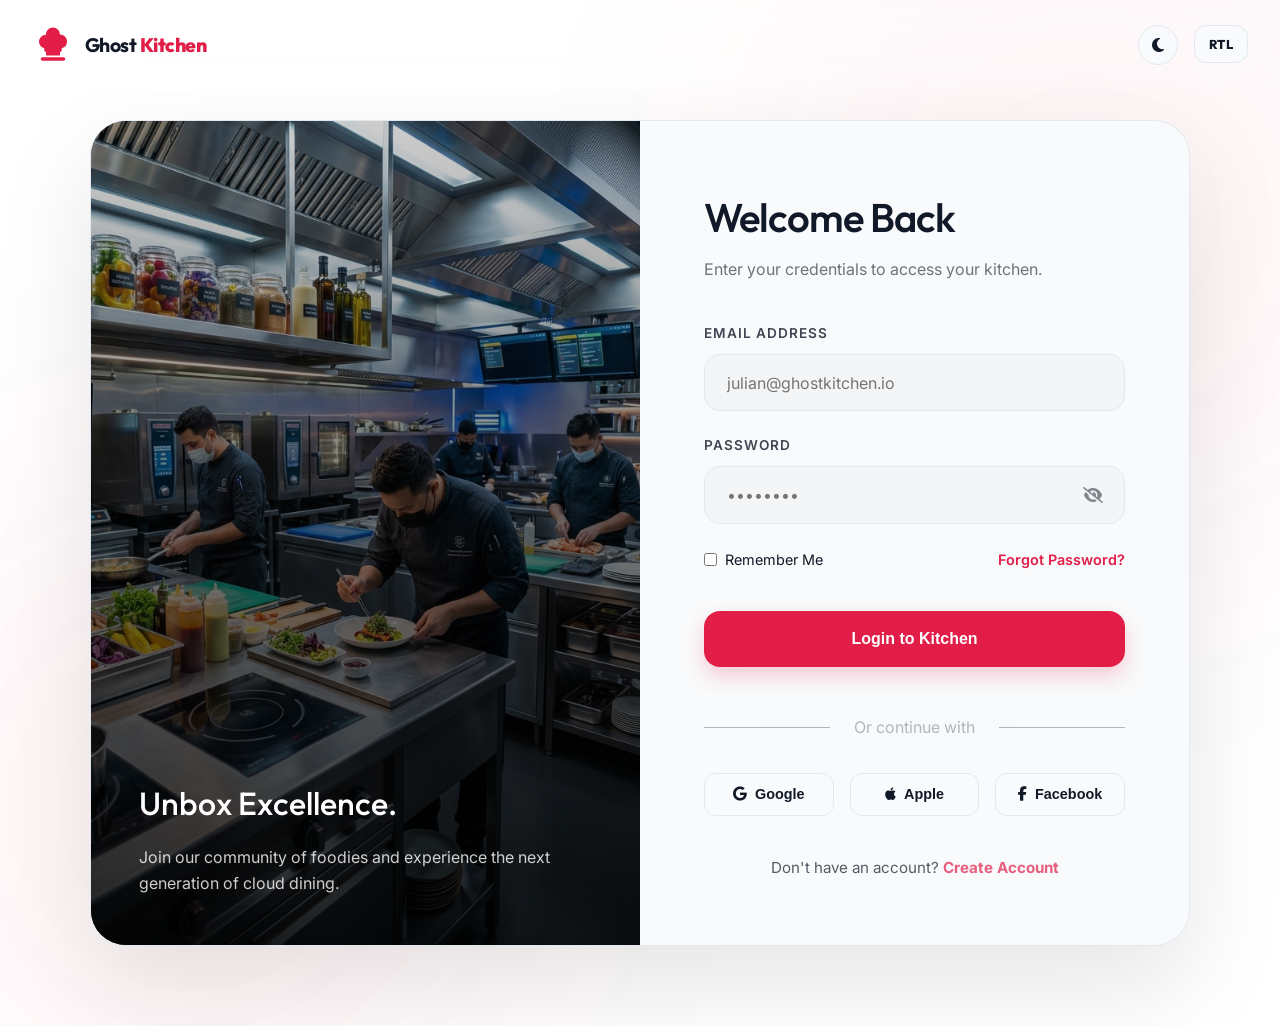
<file: pages/login.html>
<!DOCTYPE html>
<html lang="en" data-theme="light">

<head>
    <meta charset="UTF-8">
    <meta name="viewport" content="width=device-width, initial-scale=1.0">
    <link rel="icon" type="image/svg+xml" href="../assets/images/ui/brand-icon.svg">
    <title>Login | Ghost Kitchen - Experience Elite Dining</title>
    <meta name="description" content="Access your Ghost Kitchen account to order gourmet meals and explore elite dining offerings.">

    <!-- Google Fonts -->
    <link rel="preconnect" href="https://fonts.googleapis.com">
    <link rel="preconnect" href="https://fonts.gstatic.com" crossorigin>
    <link
        href="https://fonts.googleapis.com/css2?family=Inter:wght@400;500;600&family=Outfit:wght@400;500;600;700;800&display=swap"
        rel="stylesheet">

    <!-- Core Styles -->
    <link rel="stylesheet" href="../assets/css/style.css">
    <link rel="stylesheet" href="../assets/css/dark-mode.css">

    <!-- Navbar & Footer Styles -->
    <link rel="stylesheet" href="https://cdnjs.cloudflare.com/ajax/libs/font-awesome/6.4.0/css/all.min.css">
    <link rel="stylesheet" href="../assets/css/navbar-v4.css">
    <link rel="stylesheet" href="../assets/css/footer.css">
    <link rel="stylesheet" href="../assets/css/responsive.css">

    <script>
        (function () {
            const dir = localStorage.getItem('dir') || 'ltr';
            const theme = localStorage.getItem('theme') || 'light';
            document.documentElement.dir = dir;
            document.documentElement.setAttribute('data-theme', theme);
        })();
    </script>

    <style>
        .login-wrapper {
            min-height: 100vh;
            display: flex;
            align-items: center;
            justify-content: center;
            padding: 120px 20px 80px;
            background: var(--bg-color);
            position: relative;
            overflow: hidden;
            transition: padding 0.3s;
        }

        /* Abstract Glows */
        .login-glow {
            position: absolute;
            width: 50vw;
            height: 50vw;
            background: var(--primary-color);
            filter: blur(150px);
            opacity: 0.05;
            border-radius: 50%;
            z-index: 0;
        }

        .glow-1 { top: -10%; right: -10%; }
        .glow-2 { bottom: -10%; left: -10%; }

        .login-container {
            width: 100%;
            max-width: 1100px;
            background: var(--card-bg);
            border: 1px solid var(--border-light);
            border-radius: 36px;
            display: grid;
            grid-template-columns: 1fr 1fr;
            overflow: hidden;
            box-shadow: 0 40px 100px rgba(0, 0, 0, 0.1);
            position: relative;
            z-index: 1;
        }

        [data-theme="dark"] .login-container {
            border-color: var(--border-dark);
            box-shadow: 0 40px 100px rgba(0, 0, 0, 0.5);
        }

        .login-visual {
            position: relative;
            background: #111;
        }

        .login-visual img {
            width: 100%;
            height: 100%;
            object-fit: cover;
            opacity: 0.8;
            transition: transform 10s ease-in-out;
        }

        .login-visual:hover img {
            transform: scale(1.1);
        }

        .visual-overlay {
            position: absolute;
            inset: 0;
            background: linear-gradient(to bottom, transparent, rgba(0,0,0,0.8));
            padding: 3rem;
            display: flex;
            flex-direction: column;
            justify-content: flex-end;
            color: #fff;
        }

        .login-form-area {
            padding: clamp(2rem, 5vw, 5rem);
            display: flex;
            flex-direction: column;
            justify-content: center;
        }

        .form-header {
            margin-bottom: 2.5rem;
        }

        .form-header h2 {
            font-size: clamp(2rem, 4vw, 2.5rem);
            margin-bottom: 0.5rem;
            letter-spacing: -1px;
        }

        .form-header p {
            opacity: 0.6;
            font-size: clamp(0.9rem, 2vw, 1rem);
        }

        .input-group {
            margin-bottom: 1.5rem;
            position: relative;
        }

        .input-group label {
            display: block;
            font-size: 0.85rem;
            font-weight: 600;
            margin-bottom: 0.6rem;
            opacity: 0.8;
            text-transform: uppercase;
            letter-spacing: 1px;
        }

        .input-group input {
            width: 100%;
            padding: 1.1rem 1.4rem;
            background: rgba(128, 128, 128, 0.04);
            border: 1px solid var(--border-light);
            border-radius: 16px;
            color: var(--text-color);
            font-family: inherit;
            font-size: 1rem;
            transition: all 0.3s;
        }

        [data-theme="dark"] .input-group input {
            border-color: rgba(255, 255, 255, 0.1);
            background: rgba(255, 255, 255, 0.02);
        }

        /* Password Toggle */
        .password-field-wrapper {
            position: relative;
        }

        .password-toggle {
            position: absolute;
            top: 50%;
            right: 1.4rem;
            transform: translateY(-50%);
            cursor: pointer;
            opacity: 0.5;
            transition: opacity 0.3s;
            z-index: 10;
        }

        [dir="rtl"] .password-toggle {
            right: auto;
            left: 1.4rem;
        }

        .password-toggle:hover { opacity: 1; }

        .input-group input:focus {
            border-color: var(--primary-color);
            background: var(--bg-color);
            box-shadow: 0 0 0 4px rgba(225, 29, 72, 0.08);
            outline: none;
        }

        .form-options {
            display: flex;
            justify-content: space-between;
            align-items: center;
            margin-bottom: 2.5rem;
            font-size: 0.9rem;
            flex-wrap: wrap;
            gap: 1rem;
        }

        .checkbox-container {
            display: flex;
            align-items: center;
            gap: 0.5rem;
            cursor: pointer;
        }

        .forgot-pass {
            color: var(--primary-color);
            text-decoration: none;
            font-weight: 600;
        }

        .btn-login {
            width: 100%;
            padding: 1.2rem;
            background: var(--primary-color);
            color: #fff;
            border: none;
            border-radius: 16px;
            font-size: 1rem;
            font-weight: 700;
            cursor: pointer;
            transition: all 0.3s;
            box-shadow: 0 10px 20px rgba(225, 29, 72, 0.2);
        }

        .btn-login:hover {
            background: var(--primary-hover);
            transform: translateY(-2px);
            box-shadow: 0 15px 30px rgba(225, 29, 72, 0.3);
        }

        .social-login {
            margin-top: 3rem;
            text-align: center;
        }

        .social-divider {
            display: flex;
            align-items: center;
            gap: 1.5rem;
            margin-bottom: 2rem;
            opacity: 0.3;
        }

        .social-divider::before,
        .social-divider::after {
            content: '';
            flex: 1;
            height: 1px;
            background: var(--text-color);
        }

        .social-btns {
            display: grid;
            grid-template-columns: repeat(3, 1fr);
            gap: 1rem;
        }

        .social-btn {
            padding: 0.8rem;
            border: 1px solid var(--border-light);
            border-radius: 12px;
            background: transparent;
            color: var(--text-color);
            cursor: pointer;
            transition: all 0.3s;
            display: flex;
            align-items: center;
            justify-content: center;
            gap: 0.5rem;
            font-weight: 600;
            font-size: 0.9rem;
        }

        .social-btn:hover {
            background: rgba(128, 128, 128, 0.05);
            border-color: var(--primary-color);
        }

        /* Minimal Auth Header */
        .auth-header {
            position: fixed;
            top: 0;
            left: 0;
            right: 0;
            padding: 1.5rem 2rem;
            display: flex;
            justify-content: space-between;
            align-items: center;
            z-index: 1000;
            background: transparent;
            width: 100%;
            transition: padding 0.3s;
        }

        /* Essential Reset for global ID conflicts */
        #main-header.auth-header {
            left: 0 !important;
            right: 0 !important;
            transform: none !important;
            width: 100% !important;
            max-width: 100% !important;
            border-radius: 0 !important;
            border: none !important;
            box-shadow: none !important;
            background: transparent !important;
            height: auto !important;
            top: 0 !important;
            padding: 1.5rem 2rem !important;
            display: flex !important;
            justify-content: space-between !important;
            align-items: center !important;
        }

        .auth-logo {
            display: flex;
            align-items: center;
            gap: 0.7rem;
            text-decoration: none;
        }

        .auth-logo img {
            width: 2.6rem;
            height: 2.6rem;
            display: block;
        }

        .auth-logo span {
            color: var(--text-color);
            font-family: 'Outfit', sans-serif;
            font-size: 1.22rem;
            font-weight: 700;
            letter-spacing: -0.5px;
        }

        .auth-logo strong {
            color: var(--primary-color);
            font-weight: 800;
        }

        .auth-utils {
            display: flex;
            gap: 1rem;
        }

        .auth-util-icon {
            width: 40px;
            height: 40px;
            display: flex;
            align-items: center;
            justify-content: center;
            border-radius: 50%;
            background: var(--card-bg);
            border: 1px solid var(--border-light);
            color: var(--text-color);
            cursor: pointer;
            transition: all 0.3s;
        }

        [data-theme="dark"] .auth-util-icon {
            border-color: var(--border-dark);
        }

        .auth-util-icon:hover {
            border-color: var(--primary-color);
            color: var(--primary-color);
        }

        /* RESPONSIVENESS */
        @media (max-width: 1024px) {
            .login-container { max-width: 900px; }
        }

        @media (max-width: 900px) {
            .login-container {
                grid-template-columns: 1fr;
                max-width: 550px;
                border-radius: 24px;
            }
            .login-visual { display: none; }
            .login-wrapper { padding: 100px 20px 40px; }
            .login-form-area { padding: 3rem 2rem; }
        }

        @media (max-width: 600px) {
            .auth-header { padding: 1rem !important; }
            .auth-logo img { width: 2.1rem; height: 2.1rem; }
            .auth-logo span { font-size: 1rem; }
            .social-btns { grid-template-columns: 1fr; }
            .login-container { border-radius: 20px; }
            .login-form-area { padding: 2.5rem 1.5rem; }
            .form-header h2 { font-size: 1.8rem; }
            .btn-login { padding: 1rem; font-size: 0.95rem; }
        }

        @media (max-height: 700px) {
            .login-wrapper { align-items: flex-start; }
            .login-container { margin-top: 2rem; }
        }
    </style>
</head>

<body data-theme="light">
    <header id="main-header" class="auth-header">
        <a href="../index.html" class="auth-logo" aria-label="Ghost Kitchen Home">
            <img src="../assets/images/ui/brand-chef-hat.svg" alt="" aria-hidden="true">
            <span>Ghost <strong>Kitchen</strong></span>
        </a>
        <div class="auth-utils">
            <div class="auth-util-icon" id="theme-toggle" title="Toggle Theme"><i class="fas fa-moon"></i></div>
            <div class="auth-util-icon dir-toggle" id="dir-toggle" title="Toggle Direction"></div>
        </div>
    </header>

    <main class="login-wrapper">
        <div class="login-glow glow-1"></div>
        <div class="login-glow glow-2"></div>

        <section class="login-container">
            <div class="login-visual">
                <img src="../assets/images/hero/kitchen_main.png" alt="Ghost Kitchen Ambiance">
                <div class="visual-overlay">
                    <h3 style="font-size: 2rem; margin-bottom: 1rem;">Unbox Excellence.</h3>
                    <p style="opacity: 0.8; line-height: 1.6;">Join our community of foodies and experience the next generation of cloud dining.</p>
                </div>
            </div>

            <div class="login-form-area">
                <div class="form-header">
                    <h2>Welcome Back</h2>
                    <p>Enter your credentials to access your kitchen.</p>
                </div>

                <form>
                    <div class="input-group">
                        <label for="email">Email Address</label>
                        <input type="email" id="email" placeholder="julian@ghostkitchen.io" required>
                    </div>
                    <div class="input-group">
                        <label for="password">Password</label>
                        <div class="password-field-wrapper">
                            <input type="password" id="password" placeholder="••••••••" required>
                            <i class="fas fa-eye-slash password-toggle" onclick="togglePasswordVisibility('password', this)"></i>
                        </div>
                    </div>

                    <div class="form-options">
                        <label class="checkbox-container">
                            <input type="checkbox">
                            <span>Remember Me</span>
                        </label>
                        <a href="#" class="forgot-pass">Forgot Password?</a>
                    </div>

                    <button type="submit" class="btn-login">Login to Kitchen</button>

                    <div class="social-login">
                        <div class="social-divider">
                            <span>Or continue with</span>
                        </div>
                        <div class="social-btns">
                            <button type="button" class="social-btn">
                                <i class="fab fa-google"></i> Google
                            </button>
                            <button type="button" class="social-btn">
                                <i class="fab fa-apple"></i> Apple
                            </button>
                            <button type="button" class="social-btn">
                                <i class="fab fa-facebook-f"></i> Facebook
                            </button>
                        </div>
                    </div>

                    <p style="text-align: center; margin-top: 2.5rem; font-size: 0.95rem; opacity: 0.7;">
                        Don't have an account? <a href="signup.html" style="color: var(--primary-color); font-weight: 700; text-decoration: none;">Create Account</a>
                    </p>
                </form>
            </div>
        </section>
    </main>

    <script src="../assets/js/main.js"></script>
    <script src="../assets/js/navbar-v4.js"></script>
</body>

</html>
</file>
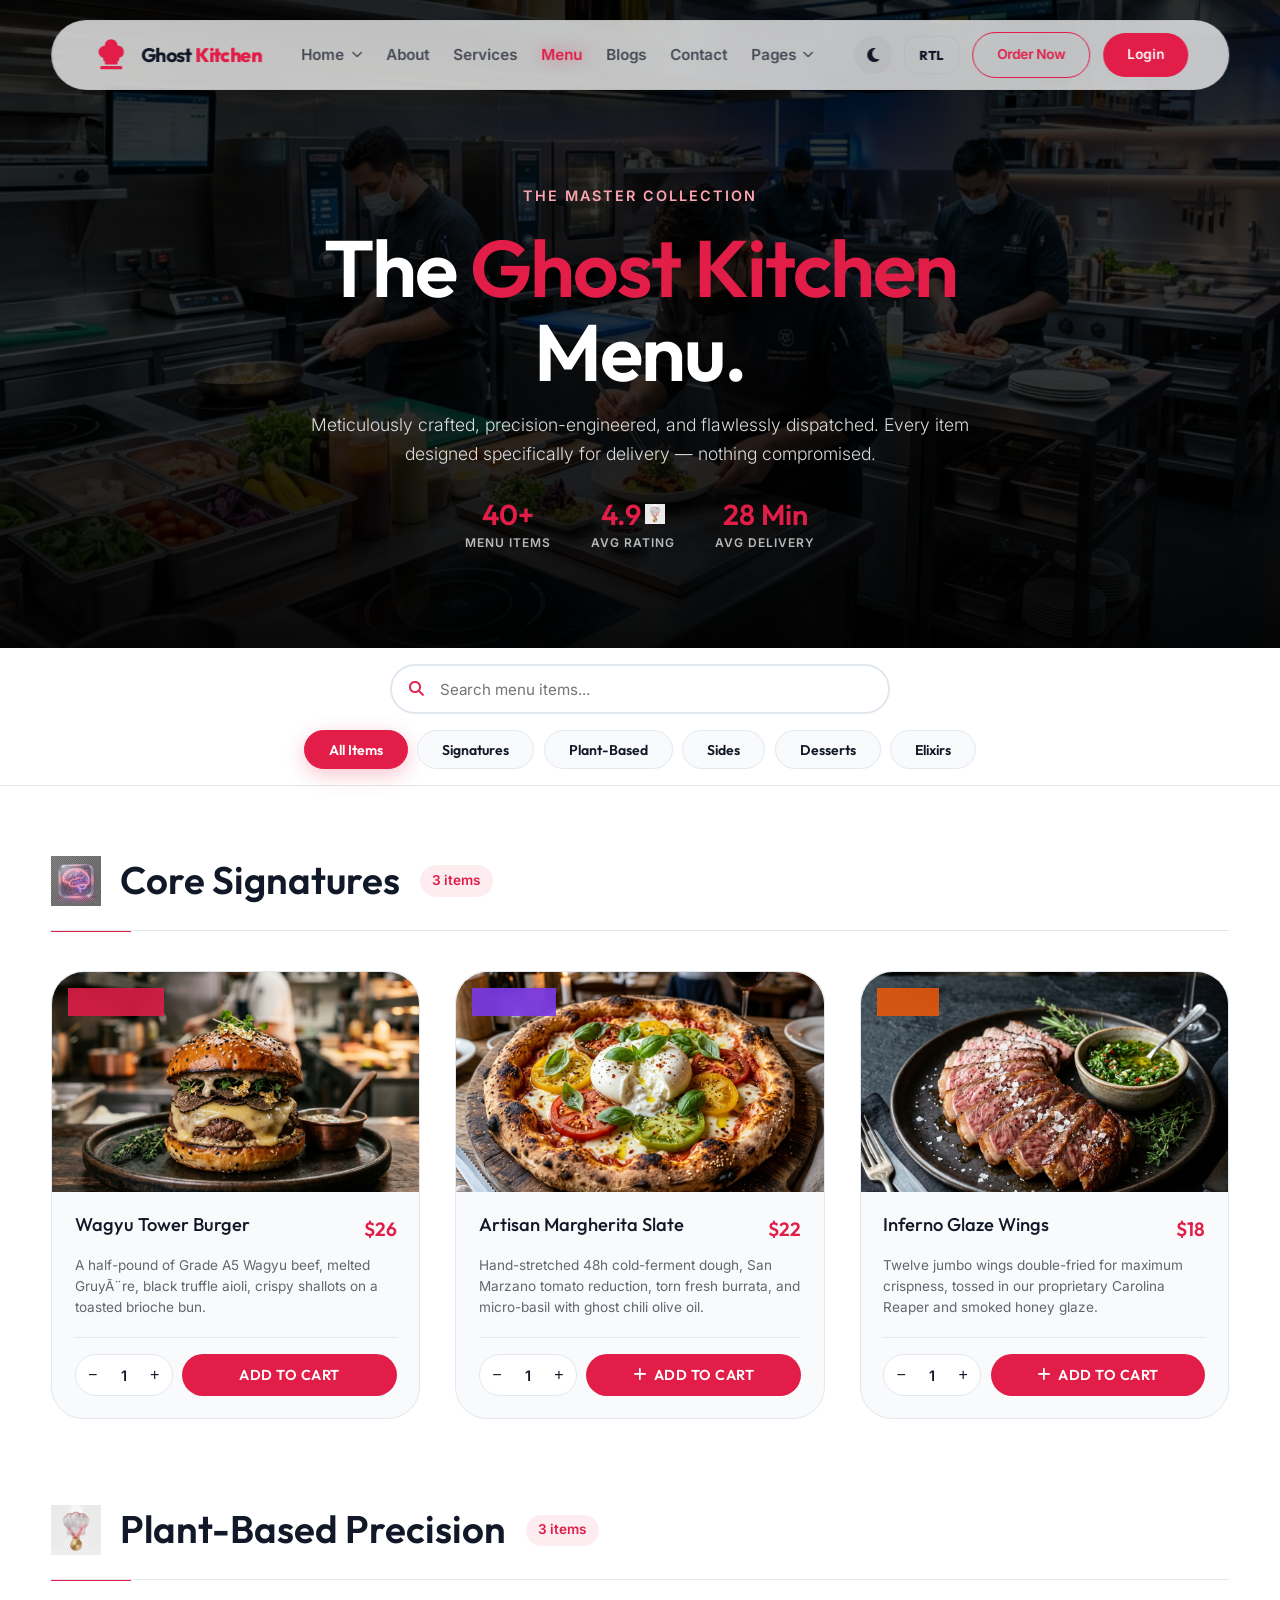
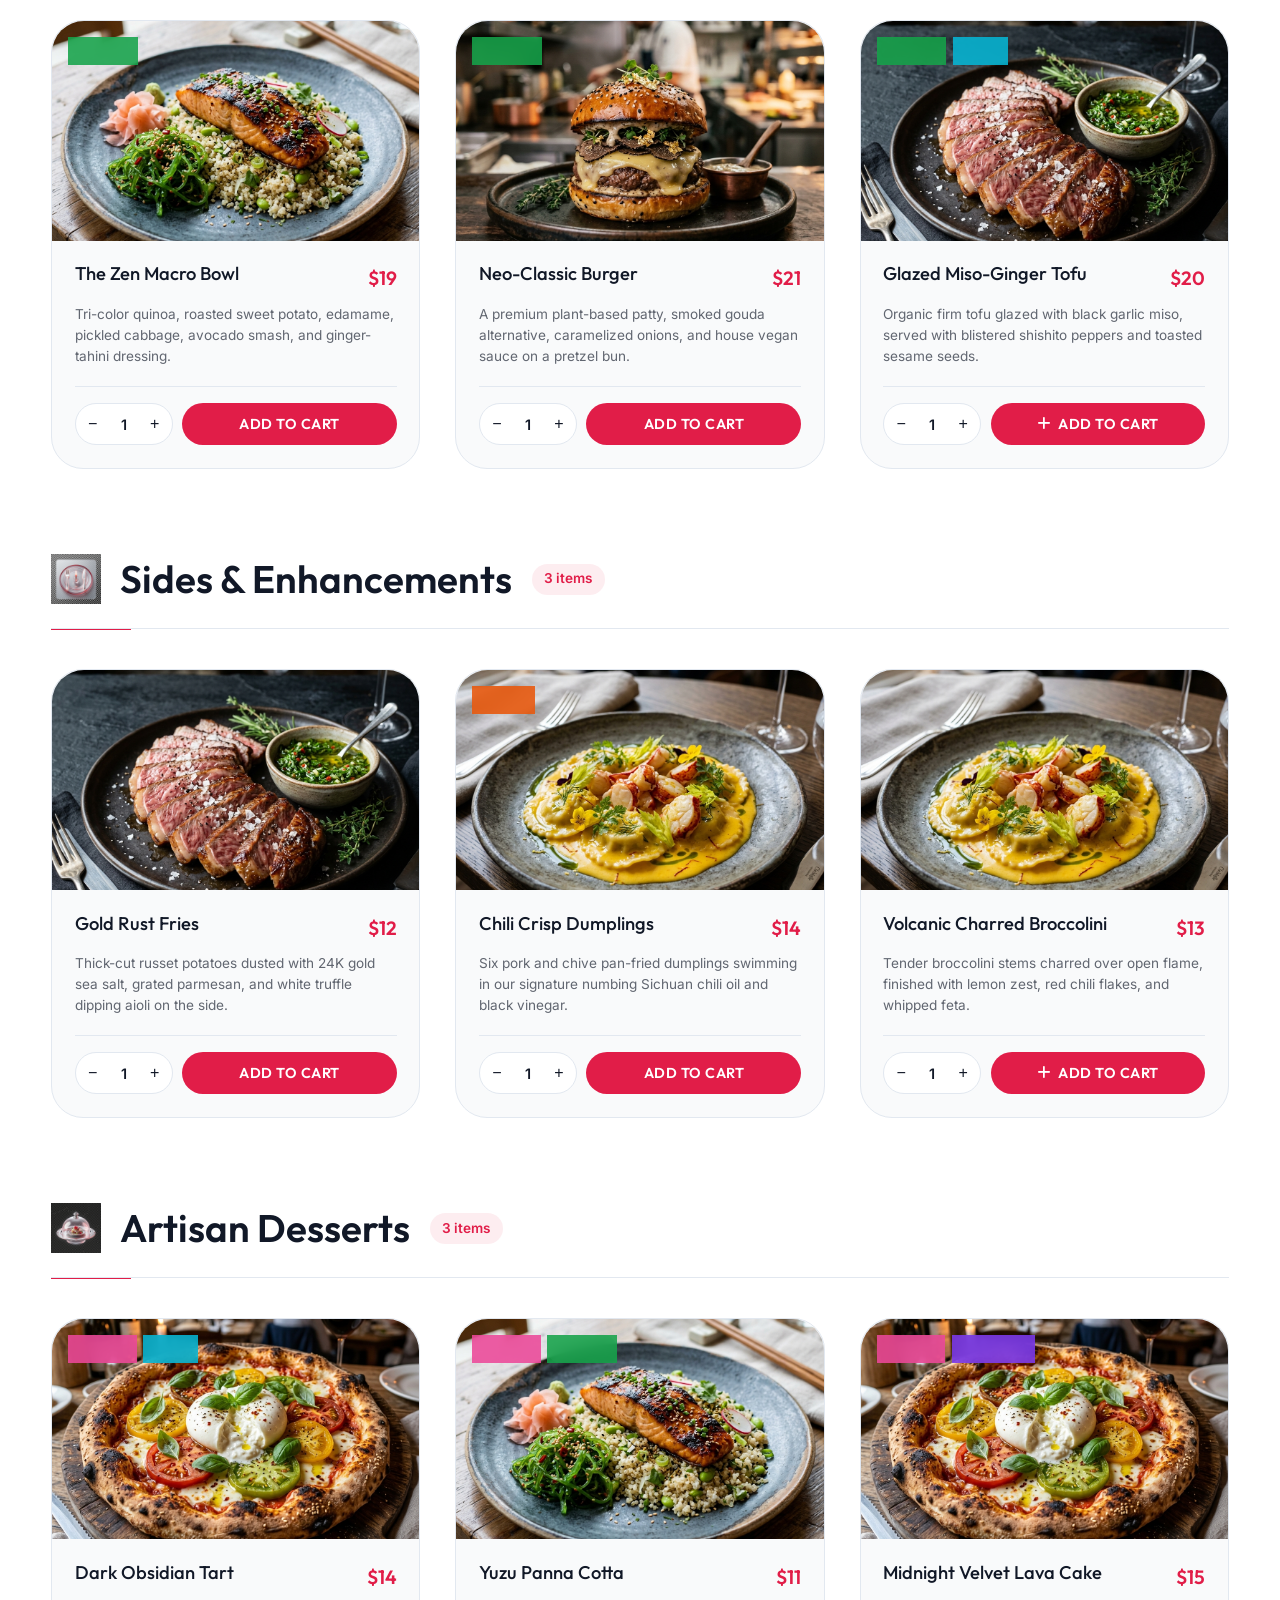
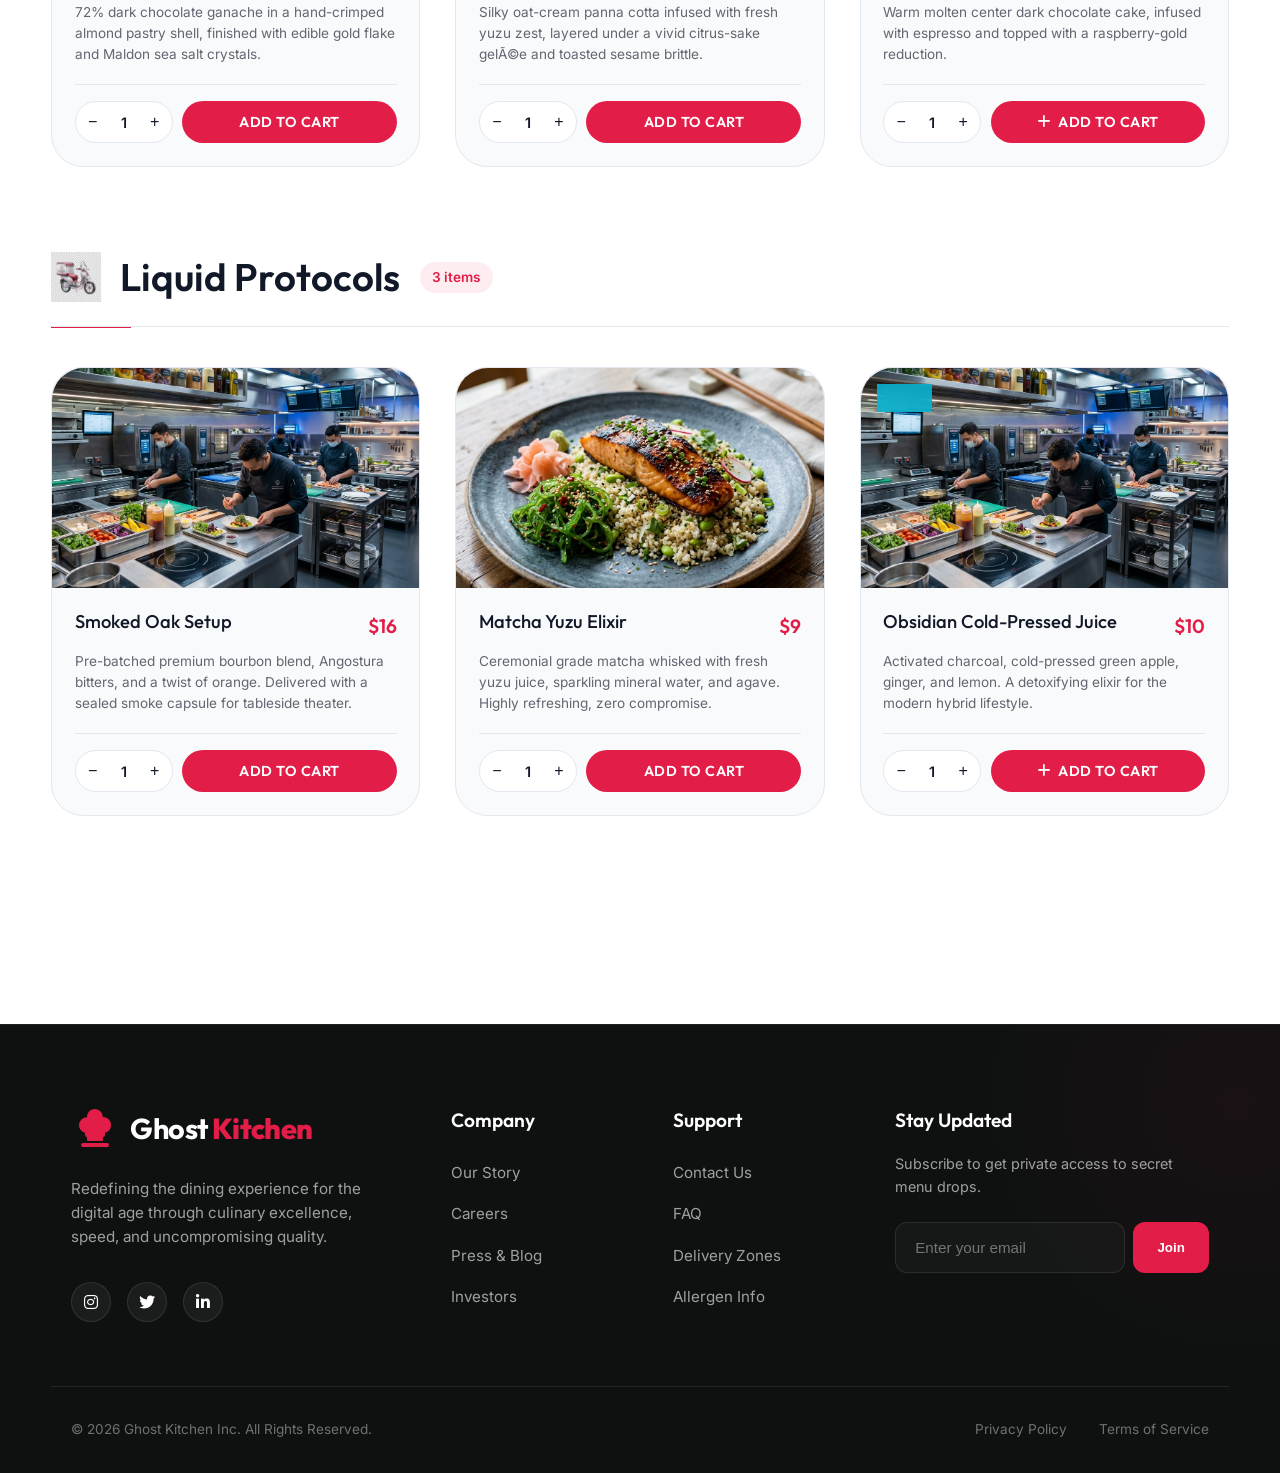
<file: pages/menu.html>
<!DOCTYPE html>
<html lang="en" data-theme="light">

<head>
    <meta charset="UTF-8">
    <meta name="viewport" content="width=device-width, initial-scale=1.0">
    <link rel="icon" type="image/svg+xml" href="../assets/images/ui/brand-icon.svg">
    <title>Full Menu | Ghost Kitchen &mdash; Signatures, Vegan, Sides & More</title>
    <meta name="description" content="Explore the Ghost Kitchen master menu &mdash; curated signatures, plant-based options, premium sides, and crafted elixirs. Delivered in 28 minutes.">

    <!-- SEO & Social Meta Tags -->
    <meta name="robots" content="index, follow">
    <meta name="author" content="Ghost Kitchen">
    <link rel="canonical" href="https://ghostkitchen.io/pages/menu.html">

    <!-- Open Graph / Facebook -->
    <meta property="og:type" content="website">
    <meta property="og:url" content="https://ghostkitchen.io/pages/menu.html">
    <meta property="og:title" content="Full Menu | Ghost Kitchen &mdash; Signatures, Vegan, Sides & More">
    <meta property="og:description" content="Explore the Ghost Kitchen master menu &mdash; curated signatures, plant-based options, premium sides, and crafted elixirs. Delivered in 28 minutes.">
    <meta property="og:image" content="https://ghostkitchen.io/assets/images/dishes/truffle_burger.png">

    <!-- Twitter -->
    <meta property="twitter:card" content="summary_large_image">
    <meta property="twitter:url" content="https://ghostkitchen.io/pages/menu.html">
    <meta property="twitter:title" content="Full Menu | Ghost Kitchen &mdash; Signatures, Vegan, Sides & More">
    <meta property="twitter:description" content="Explore the Ghost Kitchen master menu &mdash; curated signatures, plant-based options, premium sides, and crafted elixirs. Delivered in 28 minutes.">
    <meta property="twitter:image" content="https://ghostkitchen.io/assets/images/dishes/truffle_burger.png">

    <!-- JSON-LD Structured Data -->
    <script type="application/ld+json">
    {
      "@context": "https://schema.org",
      "@type": "Menu",
      "name": "Ghost Kitchen Signature Menu",
      "mainEntityOfPage": "https://ghostkitchen.io/pages/menu.html",
      "offers": {
        "@type": "Offer",
        "availability": "https://schema.org/InStock",
        "priceCurrency": "USD"
      }
    }
    </script>

    <link rel="preconnect" href="https://fonts.googleapis.com">
    <link rel="preconnect" href="https://fonts.gstatic.com" crossorigin>
    <link
        href="https://fonts.googleapis.com/css2?family=Inter:wght@300;400;500;600&family=Outfit:wght@400;500;600;700;800;900&display=swap"
        rel="stylesheet">

    <link rel="stylesheet" href="../assets/css/style.css">
    <link rel="stylesheet" href="../assets/css/dark-mode.css">
    <link rel="stylesheet" href="https://cdnjs.cloudflare.com/ajax/libs/font-awesome/6.4.0/css/all.min.css">
    <link rel="stylesheet" href="../assets/css/navbar-v4.css">
    <link rel="stylesheet" href="../assets/css/rtl.css">
    <link rel="stylesheet" href="../assets/css/footer.css">
    <link rel="stylesheet" href="../assets/css/responsive.css">

    <script>
        (function () {
            const dir = localStorage.getItem('dir') || 'ltr';
            const theme = localStorage.getItem('theme') || 'light';
            document.documentElement.dir = dir;
            document.documentElement.setAttribute('data-theme', theme);
        })();
    </script>

    <style>
        body {
            overflow-x: hidden;
            background: var(--bg-color);
            color: var(--text-color);
        }

        main {
            padding-top: 0;
        }

        .reveal {
            opacity: 0;
            transform: translateY(30px);
            transition: opacity 0.7s ease, transform 0.7s ease;
        }

        .reveal.active {
            opacity: 1;
            transform: translateY(0);
        }

        .d1 {
            transition-delay: .08s
        }

        .d2 {
            transition-delay: .16s
        }

        .d3 {
            transition-delay: .24s
        }

        .d4 {
            transition-delay: .32s
        }

        /* ===== HERO ===== */
        .menu-hero {
            position: relative;
            min-height: 72vh;
            display: flex;
            align-items: center;
            justify-content: center;
            text-align: center;
            color: #fff;
            overflow: hidden;
            padding-top: 90px;
        }

        .menu-hero-bg {
            position: absolute;
            inset: 0;
            background: url('../assets/images/hero/kitchen_main.png') center/cover no-repeat;
            filter: brightness(0.3);
        }

        .menu-hero-gradient {
            position: absolute;
            inset: 0;
            background: linear-gradient(to bottom, rgba(0, 0, 0, 0.4) 0%, rgba(0, 0, 0, 0.2) 50%, rgba(0, 0, 0, 0.85) 100%);
        }

        .menu-hero-content {
            position: relative;
            z-index: 2;
            max-width: 750px;
            padding: 2rem;
        }

        .menu-hero h1 {
            font-family: 'Outfit', sans-serif;
            font-size: clamp(3rem, 7vw, 5rem);
            font-weight: 600;
            margin-bottom: 1rem;
            letter-spacing: -2px;
            line-height: 1.05;
        }

        .menu-hero h1 span {
            color: var(--primary-color);
        }

        .menu-hero p {
            font-size: 1.1rem;
            opacity: 0.85;
            font-weight: 300;
            margin-bottom: 2rem;
            line-height: 1.65;
        }

        .menu-stats-row {
            display: flex;
            justify-content: center;
            gap: 2.5rem;
            flex-wrap: wrap;
        }

        .menu-stat {
            text-align: center;
        }

        .menu-stat .num {
            font-family: 'Outfit', sans-serif;
            font-size: 1.8rem;
            font-weight: 600;
            color: var(--primary-color);
            display: block;
            line-height: 1;
        }

        .menu-stat .lbl {
            font-size: 0.75rem;
            opacity: 0.7;
            font-weight: 600;
            text-transform: uppercase;
            letter-spacing: 1px;
        }

        /* ===== SEARCH + FILTER BAR ===== */
        .menu-controls {
            position: sticky;
            top: 80px;
            z-index: 90;
            background: rgba(255, 255, 255, 0.92);
            backdrop-filter: blur(20px);
            -webkit-backdrop-filter: blur(20px);
            border-bottom: 1px solid var(--border-color);
            padding: 1rem 0;
            transition: all 0.3s ease;
        }

        [data-theme="dark"] .menu-controls {
            background: rgba(17, 24, 39, 0.95);
        }

        .controls-inner {
            display: flex;
            flex-direction: column;
            gap: 1rem;
        }

        .search-box {
            position: relative;
            max-width: 500px;
            margin: 0 auto;
            width: 100%;
        }

        .search-box i {
            position: absolute;
            left: 1.2rem;
            top: 50%;
            transform: translateY(-50%);
            color: var(--primary-color);
            font-size: 0.95rem;
        }

        .search-input {
            width: 100%;
            padding: 0.85rem 1rem 0.85rem 3rem;
            border: 2px solid var(--border-color);
            border-radius: 50px;
            background: var(--bg-color);
            color: var(--text-color);
            font-size: 0.95rem;
            outline: none;
            transition: border-color 0.3s ease;
            font-family: 'Inter', sans-serif;
        }

        .search-input:focus {
            border-color: var(--primary-color);
        }

        .filter-buttons {
            display: flex;
            justify-content: center;
            gap: 0.6rem;
            flex-wrap: wrap;
        }

        .filter-btn {
            padding: 0.6rem 1.5rem;
            border: 1.5px solid var(--border-color);
            background: var(--card-bg);
            color: var(--text-color);
            border-radius: 50px;
            font-size: 0.88rem;
            font-family: 'Outfit', sans-serif;
            font-weight: 600;
            cursor: pointer;
            transition: all 0.3s ease;
            display: flex;
            align-items: center;
            gap: 0.5rem;
        }

        .filter-btn:hover {
            border-color: var(--primary-color);
            color: var(--primary-color);
            transform: translateY(-2px);
        }

        .filter-btn.active {
            background: var(--primary-color);
            border-color: var(--primary-color);
            color: #fff;
            box-shadow: 0 6px 20px rgba(225, 29, 72, 0.25);
        }

        /* ===== MENU BOARD ===== */
        .menu-board {
            padding: 4rem 0 8rem;
        }

        .category-block {
            margin-bottom: 5rem;
        }

        .category-header {
            display: flex;
            align-items: center;
            gap: 1.2rem;
            margin-bottom: 2.5rem;
            padding-bottom: 1.2rem;
            position: relative;
        }

        .category-header::after {
            content: '';
            position: absolute;
            bottom: 0;
            left: 0;
            right: 0;
            height: 1px;
            background: var(--border-color);
        }

        .category-header::before {
            content: '';
            position: absolute;
            bottom: -1px;
            left: 0;
            width: 80px;
            height: 2px;
            background: var(--primary-color);
        }

        .cat-icon {
            font-size: 2rem;
            min-width: 2.5rem;
        }

        .cat-title {
            font-family: 'Outfit', sans-serif;
            font-size: clamp(1.8rem, 3vw, 2.5rem);
            font-weight: 600;
        }

        .cat-count {
            font-size: 0.85rem;
            font-weight: 600;
            color: var(--primary-color);
            background: rgba(225, 29, 72, 0.08);
            padding: 0.3rem 0.8rem;
            border-radius: 20px;
        }

        .items-grid {
            display: grid;
            grid-template-columns: repeat(auto-fit, minmax(280px, 1fr));
            gap: 2.2rem;
            justify-content: center;
        }

        /* ===== MENU CARD ===== */
        .menu-card {
            background: var(--card-bg);
            border: 1px solid var(--border-color);
            border-radius: 32px;
            overflow: hidden;
            display: flex;
            flex-direction: column;
            width: 100%;
            max-width: 400px;
            margin: 0 auto;
            transition: transform 0.45s cubic-bezier(0.25, 1, 0.5, 1), border-color 0.45s ease, box-shadow 0.45s ease;
        }

        [data-theme="dark"] .menu-card {
            border-color: rgba(255, 255, 255, 0.08);
        }

        .menu-card:hover {
            transform: translateY(-8px);
            border-color: rgba(225, 29, 72, 0.4);
            box-shadow: 0 20px 50px rgba(0, 0, 0, 0.1);
        }

        [data-theme="dark"] .menu-card:hover {
            box-shadow: 0 20px 50px rgba(225, 29, 72, 0.1);
        }

        .card-img-box {
            position: relative;
            height: 220px;
            overflow: hidden;
            border-radius: 32px 32px 0 0;
        }

        .card-img-box img {
            width: 100%;
            height: 100%;
            object-fit: cover;
            transition: transform 0.7s ease;
        }

        .menu-card:hover .card-img-box img {
            transform: scale(1.08);
        }

        .item-tags {
            position: absolute;
            top: 1rem;
            left: 1rem;
            display: flex;
            gap: 0.4rem;
            flex-wrap: wrap;
            z-index: 2;
        }

        .tag {
            padding: 0.3rem 0.8rem;
            border-radius: 50px;
            font-size: 0.7rem;
            font-weight: 600;
            text-transform: uppercase;
            letter-spacing: 0.8px;
            backdrop-filter: blur(8px);
            color: #fff;
        }

        .tag.signature {
            background: rgba(225, 29, 72, 0.88);
        }

        .tag.vegan {
            background: rgba(22, 163, 74, 0.88);
        }

        .tag.spicy {
            background: rgba(234, 88, 12, 0.88);
        }

        .tag.popular {
            background: rgba(124, 58, 237, 0.88);
        }

        .tag.new {
            background: rgba(6, 182, 212, 0.88);
        }

        .tag.sweet {
            background: rgba(236, 72, 153, 0.88);
        }

        .card-body {
            padding: 1.4rem;
            flex-grow: 1;
            display: flex;
            flex-direction: column;
        }

        .card-top-row {
            display: flex;
            justify-content: space-between;
            align-items: flex-start;
            gap: 1rem;
            margin-bottom: 0.6rem;
        }

        .item-name {
            font-family: 'Outfit', sans-serif;
            font-size: 1.15rem;
            font-weight: 500;
            line-height: 1.2;
        }

        .item-price {
            font-family: 'Outfit', sans-serif;
            font-size: 1.2rem;
            font-weight: 600;
            color: var(--primary-color);
            white-space: nowrap;
        }

        .item-desc {
            font-size: 0.85rem;
            line-height: 1.55;
            opacity: 0.65;
            flex-grow: 1;
            margin-bottom: 1.2rem;
        }

        .card-actions {
            display: flex;
            gap: 0.6rem;
            border-top: 1px solid var(--border-color);
            padding-top: 1rem;
            margin-top: auto;
        }

        .qty-ctrl {
            display: flex;
            align-items: center;
            background: var(--bg-color);
            border: 1px solid var(--border-color);
            border-radius: 50px;
            overflow: hidden;
        }

        .qty-btn {
            background: transparent;
            border: none;
            color: var(--text-color);
            width: 34px;
            height: 40px;
            font-size: 1rem;
            cursor: pointer;
            transition: 0.2s;
        }

        .qty-btn:hover {
            background: var(--primary-color);
            color: #fff;
        }

        .qty-val {
            width: 28px;
            text-align: center;
            font-weight: 600;
            font-size: 0.9rem;
        }

        .add-btn {
            flex-grow: 1;
            background: var(--primary-color);
            color: #fff;
            border: none;
            border-radius: 50px;
            font-family: 'Outfit', sans-serif;
            font-weight: 600;
            font-size: 0.9rem;
            text-transform: uppercase;
            letter-spacing: 0.5px;
            cursor: pointer;
            display: flex;
            align-items: center;
            justify-content: center;
            gap: 0.4rem;
            transition: background 0.3s, transform 0.2s;
        }

        .add-btn:hover {
            background: var(--primary-hover);
            transform: translateY(-1px);
        }

        /* ===== HIDDEN CATEGORY ===== */
        .category-block.hidden {
            display: none;
        }

        /* ===== RESPONSIVE ===== */
        @media (max-width: 768px) {
            .menu-hero {
                min-height: 55vh;
            }

            .menu-stats-row {
                gap: 1.5rem;
            }

            .items-grid {
                grid-template-columns: repeat(auto-fit, minmax(260px, 1fr));
            }

            .filter-btn {
                padding: 0.5rem 1rem;
                font-size: 0.8rem;
            }
        }

        @media (max-width: 480px) {
            main {
                padding-top: 0;
            }

            .menu-controls {
                top: 72px;
            }

            .items-grid {
                grid-template-columns: 1fr;
            }

            .filter-buttons {
                gap: 0.4rem;
            }
        }
    </style>
</head>

<body>

    <header id="main-header">
        <div class="nav-container">
            <div class="nav-logo">
                <a href="../index.html" class="nav-logo-link" aria-label="Ghost Kitchen Home">
                    <img src="../assets/images/ui/brand-chef-hat.svg" class="nav-logo-icon" alt="" aria-hidden="true">
                    <span class="nav-logo-text">Ghost <strong>Kitchen</strong></span>
                </a>
            </div>
            <ul class="nav-links">
                <li class="nav-item has-dropdown">
                    <a href="../index.html" class="nav-link">Home <i class="fas fa-chevron-down"></i></a>
                    <ul class="dropdown-menu">
                        <li><a href="../index.html" class="dropdown-link">Home V1</a></li>
                        <li><a href="./index-2.html" class="dropdown-link">Home V2</a></li>
                    </ul>
                </li>
                <li class="nav-item"><a href="./about.html" class="nav-link">About</a></li>
                <li class="nav-item"><a href="./services.html" class="nav-link">Services</a></li>
                <li class="nav-item"><a href="./menu.html" class="nav-link">Menu</a></li>
                <li class="nav-item"><a href="./blog.html" class="nav-link">Blogs</a></li>
                <li class="nav-item"><a href="./contact.html" class="nav-link">Contact</a></li>
                <li class="nav-item has-dropdown">
                    <a href="#" class="nav-link">Pages <i class="fas fa-chevron-down"></i></a>
                    <ul class="dropdown-menu">
                        <li><a href="./404.html" class="dropdown-link">404 Page</a></li>
                        <li><a href="./coming-soon.html" class="dropdown-link">Coming Soon</a></li>
                    </ul>
                </li>
            </ul>
            <div class="nav-utils">
                <div class="util-icon" id="theme-toggle" title="Toggle Theme"><i class="fas fa-moon"></i></div>
                <div class="util-icon dir-toggle" id="dir-toggle" title="Toggle Direction"></div>
                <a href="./order.html" class="btn-secondary-nav btn-order-desktop">Order Now</a>
                <a href="login.html" class="btn-cta btn-login-desktop">Login</a>
                <div class="mobile-toggle" id="mobile-toggle">
                    <span></span><span></span><span></span>
                </div>
            </div>
        </div>
        <div class="mobile-menu" id="mobile-menu">
            <ul class="mobile-nav-list">
                <li class="mobile-nav-item has-mobile-dropdown">
                    <a href="javascript:void(0)" class="mobile-nav-link mobile-dropdown-trigger">Home <i class="fas fa-plus"></i></a>
                    <ul class="mobile-dropdown">
                        <li><a href="../index.html" class="mobile-dropdown-link">Home V1</a></li>
                        <li><a href="./index-2.html" class="mobile-dropdown-link">Home V2</a></li>
                    </ul>
                </li>
                <li class="mobile-nav-item"><a href="./about.html" class="mobile-nav-link">About</a></li>
                <li class="mobile-nav-item"><a href="./services.html" class="mobile-nav-link">Services</a></li>
                <li class="mobile-nav-item"><a href="./menu.html" class="mobile-nav-link">Menu</a></li>
                <li class="mobile-nav-item has-mobile-dropdown">
                    <a href="javascript:void(0)" class="mobile-nav-link mobile-dropdown-trigger">Pages <i class="fas fa-plus"></i></a>
                    <ul class="mobile-dropdown">
                        <li><a href="./404.html" class="mobile-dropdown-link">404 Page</a></li>
                        <li><a href="./coming-soon.html" class="mobile-dropdown-link">Coming Soon</a></li>
                    </ul>
                </li>
                <li class="mobile-nav-item"><a href="./blog.html" class="mobile-nav-link">Blogs</a></li>
                <li class="mobile-nav-item"><a href="./contact.html" class="mobile-nav-link">Contact</a></li>
                <li class="mobile-nav-item has-mobile-dropdown">
                    <a href="javascript:void(0)" class="mobile-nav-link mobile-dropdown-trigger">Pages <i class="fas fa-plus"></i></a>
                    <ul class="mobile-dropdown">
                        <li><a href="./404.html" class="mobile-dropdown-link">404 Page</a></li>
                        <li><a href="./coming-soon.html" class="mobile-dropdown-link">Coming Soon</a></li>
                    </ul>
                </li>
            </ul>
            <div class="mobile-menu-footer" style="padding: 2rem 40px; border-top: 1px solid rgba(128,128,128,0.1); display: flex; flex-direction: column; gap: 1rem;">
                <a href="login.html" class="btn-cta" style="width: 100%; text-align: center; justify-content: center; display: flex;">Login</a>
                <a href="./order.html" class="btn-secondary-nav" style="width: 100%; text-align: center; justify-content: center; display: flex;">Order Now</a>
            </div>
        </div>
    </header>

    <main>

        <!-- HERO -->
        <section class="menu-hero">
            <div class="menu-hero-bg"></div>
            <div class="menu-hero-gradient"></div>
            <div class="menu-hero-content reveal">
                <span class="section-subtitle" style="color:#fda4af;margin-bottom:1.2rem;display:block;">The Master
                    Collection</span>
                <h1>The <span>Ghost Kitchen</span> Menu.</h1>
                <p>Meticulously crafted, precision-engineered, and flawlessly dispatched. Every item designed
                    specifically for delivery &mdash; nothing compromised.</p>
                <div class="menu-stats-row">
                    <div class="menu-stat"><span class="num">40+</span><span class="lbl">Menu Items</span></div>
                    <div class="menu-stat">
                        <span class="num" style="display:flex; align-items:center; justify-content:center; gap:4px;">
                            4.9<img src="../assets/images/ui/v4/quality.png" alt="Star" style="width:20px; height:20px; object-fit:contain;">
                        </span>
                        <span class="lbl">Avg Rating</span>
                    </div>
                    <div class="menu-stat"><span class="num">28 Min</span><span class="lbl">Avg Delivery</span></div>
                </div>
            </div>
        </section>

        <!-- SEARCH + FILTER CONTROLS -->
        <div class="menu-controls">
            <div class="container">
                <div class="controls-inner">
                    <div class="search-box">
                        <i class="fas fa-search"></i>
                        <input type="text" class="search-input" id="menu-search" placeholder="Search menu items..."
                            autocomplete="off">
                    </div>
                    <div class="filter-buttons">
                        <button class="filter-btn active" data-filter="all">All Items</button>
                        <button class="filter-btn" data-filter="signatures">Signatures</button>
                        <button class="filter-btn" data-filter="plant">Plant-Based</button>
                        <button class="filter-btn" data-filter="sides">Sides</button>
                        <button class="filter-btn" data-filter="desserts">Desserts</button>
                        <button class="filter-btn" data-filter="elixirs">Elixirs</button>
                    </div>
                </div>
            </div>
        </div>

        <!-- MENU BOARD -->
        <section class="menu-board container" id="menu-board">

            <!-- CATEGORY: SIGNATURES -->
            <div class="category-block reveal" data-category="signatures">
                <div class="category-header">
                    <div class="cat-icon" style="width:50px; height:50px;">
                        <img src="../assets/images/ui/v4/precision.png" alt="Signatures" style="width:100%; height:100%; object-fit:contain;">
                    </div>
                    <h2 class="cat-title">Core Signatures</h2>
                    <span class="cat-count">3 items</span>
                </div>
                <div class="items-grid">
                    <!-- Item 1 -->
                    <div class="menu-card">
                        <div class="card-img-box">
                            <div class="item-tags"><span class="tag signature">Signature</span></div>
                            <img src="../assets/images/dishes/truffle_burger.png" alt="Wagyu Tower Burger">
                        </div>
                        <div class="card-body">
                            <div class="card-top-row">
                                <h3 class="item-name">Wagyu Tower Burger</h3>
                                <div class="item-price">$26</div>
                            </div>
                            <p class="item-desc">A half-pound of Grade A5 Wagyu beef, melted GruyÃ¨re, black truffle
                                aioli, crispy shallots on a toasted brioche bun.</p>
                            <div class="card-actions">
                                <div class="qty-ctrl">
                                    <button class="qty-btn" onclick="changeQty(this,-1)">&minus;</button>
                                    <div class="qty-val">1</div>
                                    <button class="qty-btn" onclick="changeQty(this,1)">+</button>
                                </div>
                                <button class="add-btn btn-primary" style="padding: 0 1rem;">Add to Cart</button>
                            </div>
                        </div>
                    </div>
                    <!-- Item 2 -->
                    <div class="menu-card">
                        <div class="card-img-box">
                            <div class="item-tags"><span class="tag popular">Popular</span></div>
                            <img src="../assets/images/dishes/burrata_pizza.png" alt="Artisan Margherita Slate">
                        </div>
                        <div class="card-body">
                            <div class="card-top-row">
                                <h3 class="item-name">Artisan Margherita Slate</h3>
                                <div class="item-price">$22</div>
                            </div>
                            <p class="item-desc">Hand-stretched 48h cold-ferment dough, San Marzano tomato reduction,
                                torn fresh burrata, and micro-basil with ghost chili olive oil.</p>
                            <div class="card-actions">
                                <div class="qty-ctrl">
                                    <button class="qty-btn" onclick="changeQty(this,-1)">&minus;</button>
                                    <div class="qty-val">1</div>
                                    <button class="qty-btn" onclick="changeQty(this,1)">+</button>
                                </div>
                                <button class="add-btn"><i class="fas fa-plus"></i> Add to Cart</button>
                            </div>
                        </div>
                    </div>
                    <!-- Item 3 -->
                    <div class="menu-card">
                        <div class="card-img-box">
                            <div class="item-tags"><span class="tag spicy">Spicy</span></div>
                            <img src="../assets/images/dishes/wagyu_steak.png" alt="Inferno Glaze Wings">
                        </div>
                        <div class="card-body">
                            <div class="card-top-row">
                                <h3 class="item-name">Inferno Glaze Wings</h3>
                                <div class="item-price">$18</div>
                            </div>
                            <p class="item-desc">Twelve jumbo wings double-fried for maximum crispness, tossed in our
                                proprietary Carolina Reaper and smoked honey glaze.</p>
                            <div class="card-actions">
                                <div class="qty-ctrl">
                                    <button class="qty-btn" onclick="changeQty(this,-1)">&minus;</button>
                                    <div class="qty-val">1</div>
                                    <button class="qty-btn" onclick="changeQty(this,1)">+</button>
                                </div>
                                <button class="add-btn"><i class="fas fa-plus"></i> Add to Cart</button>
                            </div>
                        </div>
                    </div>
                </div>
            </div>

            <!-- CATEGORY: PLANT-BASED -->
            <div class="category-block reveal" data-category="plant">
                <div class="category-header">
                    <div class="cat-icon" style="width:50px; height:50px;">
                        <img src="../assets/images/ui/v4/quality.png" alt="Plant-Based" style="width:100%; height:100%; object-fit:contain;">
                    </div>
                    <h2 class="cat-title">Plant-Based Precision</h2>
                    <span class="cat-count">3 items</span>
                </div>
                <div class="items-grid">
                    <!-- Item 4 -->
                    <div class="menu-card">
                        <div class="card-img-box">
                            <div class="item-tags"><span class="tag vegan">Vegan</span></div>
                            <img src="../assets/images/dishes/salmon_quinoa.png" alt="The Zen Macro Bowl">
                        </div>
                        <div class="card-body">
                            <div class="card-top-row">
                                <h3 class="item-name">The Zen Macro Bowl</h3>
                                <div class="item-price">$19</div>
                            </div>
                            <p class="item-desc">Tri-color quinoa, roasted sweet potato, edamame, pickled cabbage,
                                avocado smash, and ginger-tahini dressing.</p>
                            <div class="card-actions">
                                <div class="qty-ctrl">
                                    <button class="qty-btn" onclick="changeQty(this,-1)">&minus;</button>
                                    <div class="qty-val">1</div>
                                    <button class="qty-btn" onclick="changeQty(this,1)">+</button>
                                </div>
                                <button class="add-btn btn-primary" style="padding: 0 1rem;">Add to Cart</button>
                            </div>
                        </div>
                    </div>
                    <!-- Item 5 -->
                    <div class="menu-card">
                        <div class="card-img-box">
                            <div class="item-tags"><span class="tag vegan">Vegan</span></div>
                            <img src="../assets/images/dishes/truffle_burger.png" alt="Neo-Classic Burger">
                        </div>
                        <div class="card-body">
                            <div class="card-top-row">
                                <h3 class="item-name">Neo-Classic Burger</h3>
                                <div class="item-price">$21</div>
                            </div>
                            <p class="item-desc">A premium plant-based patty, smoked gouda alternative, caramelized
                                onions, and house vegan sauce on a pretzel bun.</p>
                            <div class="card-actions">
                                <div class="qty-ctrl">
                                    <button class="qty-btn" onclick="changeQty(this,-1)">&minus;</button>
                                    <div class="qty-val">1</div>
                                    <button class="qty-btn" onclick="changeQty(this,1)">+</button>
                                </div>
                                <button class="add-btn btn-primary" style="padding: 0 1rem;">Add to Cart</button>
                            </div>
                        </div>
                    </div>
                    <!-- Item 2.3: Plant-Based -->
                    <div class="menu-card">
                        <div class="card-img-box">
                            <div class="item-tags"><span class="tag vegan">Vegan</span><span class="tag new">New</span></div>
                            <img src="../assets/images/dishes/wagyu_steak.png" alt="Glazed Miso-Ginger Tofu">
                        </div>
                        <div class="card-body">
                            <div class="card-top-row">
                                <h3 class="item-name">Glazed Miso-Ginger Tofu</h3>
                                <div class="item-price">$20</div>
                            </div>
                            <p class="item-desc">Organic firm tofu glazed with black garlic miso, served with blistered shishito peppers and toasted sesame seeds.</p>
                            <div class="card-actions">
                                <div class="qty-ctrl">
                                    <button class="qty-btn" onclick="changeQty(this,-1)">&minus;</button>
                                    <div class="qty-val">1</div>
                                    <button class="qty-btn" onclick="changeQty(this,1)">+</button>
                                </div>
                                <button class="add-btn"><i class="fas fa-plus"></i> Add to Cart</button>
                            </div>
                        </div>
                    </div>
                </div>
            </div>

            <!-- CATEGORY: SIDES -->
            <div class="category-block reveal" data-category="sides">
                <div class="category-header">
                    <div class="cat-icon" style="width:50px; height:50px;">
                        <img src="../assets/images/ui/v4/chefs_table.png" alt="Sides" style="width:100%; height:100%; object-fit:contain;">
                    </div>
                    <h2 class="cat-title">Sides & Enhancements</h2>
                    <span class="cat-count">3 items</span>
                </div>
                <div class="items-grid">
                    <!-- Item 6 -->
                    <div class="menu-card">
                        <div class="card-img-box">
                            <img src="../assets/images/dishes/wagyu_steak.png" alt="Gold Rust Fries">
                        </div>
                        <div class="card-body">
                            <div class="card-top-row">
                                <h3 class="item-name">Gold Rust Fries</h3>
                                <div class="item-price">$12</div>
                            </div>
                            <p class="item-desc">Thick-cut russet potatoes dusted with 24K gold sea salt, grated
                                parmesan, and white truffle dipping aioli on the side.</p>
                            <div class="card-actions">
                                <div class="qty-ctrl">
                                    <button class="qty-btn" onclick="changeQty(this,-1)">&minus;</button>
                                    <div class="qty-val">1</div>
                                    <button class="qty-btn" onclick="changeQty(this,1)">+</button>
                                </div>
                                <button class="add-btn btn-primary" style="padding: 0 1rem;">Add to Cart</button>
                            </div>
                        </div>
                    </div>
                    <!-- Item 7 -->
                    <div class="menu-card">
                        <div class="card-img-box">
                            <div class="item-tags"><span class="tag spicy">Spicy</span></div>
                            <img src="../assets/images/dishes/lobster_ravioli.png" alt="Chili Crisp Dumplings">
                        </div>
                        <div class="card-body">
                            <div class="card-top-row">
                                <h3 class="item-name">Chili Crisp Dumplings</h3>
                                <div class="item-price">$14</div>
                            </div>
                            <p class="item-desc">Six pork and chive pan-fried dumplings swimming in our signature
                                numbing Sichuan chili oil and black vinegar.</p>
                            <div class="card-actions">
                                <div class="qty-ctrl">
                                    <button class="qty-btn" onclick="changeQty(this,-1)">&minus;</button>
                                    <div class="qty-val">1</div>
                                    <button class="qty-btn" onclick="changeQty(this,1)">+</button>
                                </div>
                                <button class="add-btn btn-primary" style="padding: 0 1rem;">Add to Cart</button>
                            </div>
                        </div>
                    </div>
                    <!-- Item 3.3: Sides -->
                    <div class="menu-card">
                        <div class="card-img-box">
                            <img src="../assets/images/dishes/lobster_ravioli.png" alt="Volcanic Charred Broccolini">
                        </div>
                        <div class="card-body">
                            <div class="card-top-row">
                                <h3 class="item-name">Volcanic Charred Broccolini</h3>
                                <div class="item-price">$13</div>
                            </div>
                            <p class="item-desc">Tender broccolini stems charred over open flame, finished with lemon zest, red chili flakes, and whipped feta.</p>
                            <div class="card-actions">
                                <div class="qty-ctrl">
                                    <button class="qty-btn" onclick="changeQty(this,-1)">&minus;</button>
                                    <div class="qty-val">1</div>
                                    <button class="qty-btn" onclick="changeQty(this,1)">+</button>
                                </div>
                                <button class="add-btn"><i class="fas fa-plus"></i> Add to Cart</button>
                            </div>
                        </div>
                    </div>
                </div>
            </div>

            <!-- CATEGORY: DESSERTS -->
            <div class="category-block reveal" data-category="desserts">
                <div class="category-header">
                    <div class="cat-icon" style="width:50px; height:50px;">
                        <img src="../assets/images/ui/v4/catering.png" alt="Desserts" style="width:100%; height:100%; object-fit:contain;">
                    </div>
                    <h2 class="cat-title">Artisan Desserts</h2>
                    <span class="cat-count">3 items</span>
                </div>
                <div class="items-grid">
                    <!-- Item 8 -->
                    <div class="menu-card">
                        <div class="card-img-box">
                            <div class="item-tags"><span class="tag sweet">Sweet</span><span class="tag new">New</span>
                            </div>
                            <img src="../assets/images/dishes/burrata_pizza.png" alt="Dark Obsidian Tart">
                        </div>
                        <div class="card-body">
                            <div class="card-top-row">
                                <h3 class="item-name">Dark Obsidian Tart</h3>
                                <div class="item-price">$14</div>
                            </div>
                            <p class="item-desc">72% dark chocolate ganache in a hand-crimped almond pastry shell,
                                finished with edible gold flake and Maldon sea salt crystals.</p>
                            <div class="card-actions">
                                <div class="qty-ctrl">
                                    <button class="qty-btn" onclick="changeQty(this,-1)">&minus;</button>
                                    <div class="qty-val">1</div>
                                    <button class="qty-btn" onclick="changeQty(this,1)">+</button>
                                </div>
                                <button class="add-btn btn-primary" style="padding: 0 1rem;">Add to Cart</button>
                            </div>
                        </div>
                    </div>
                    <!-- Item 9 -->
                    <div class="menu-card">
                        <div class="card-img-box">
                            <div class="item-tags"><span class="tag sweet">Sweet</span><span
                                    class="tag vegan">Vegan</span></div>
                            <img src="../assets/images/dishes/salmon_quinoa.png" alt="Yuzu Panna Cotta">
                        </div>
                        <div class="card-body">
                            <div class="card-top-row">
                                <h3 class="item-name">Yuzu Panna Cotta</h3>
                                <div class="item-price">$11</div>
                            </div>
                            <p class="item-desc">Silky oat-cream panna cotta infused with fresh yuzu zest, layered under
                                a vivid citrus-sake gelÃ©e and toasted sesame brittle.</p>
                            <div class="card-actions">
                                <div class="qty-ctrl">
                                    <button class="qty-btn" onclick="changeQty(this,-1)">&minus;</button>
                                    <div class="qty-val">1</div>
                                    <button class="qty-btn" onclick="changeQty(this,1)">+</button>
                                </div>
                                <button class="add-btn btn-primary" style="padding: 0 1rem;">Add to Cart</button>
                            </div>
                        </div>
                    </div>
                    <!-- Item 4.3: Desserts -->
                    <div class="menu-card">
                        <div class="card-img-box">
                            <div class="item-tags"><span class="tag sweet">Sweet</span><span class="tag popular">Popular</span></div>
                            <img src="../assets/images/dishes/burrata_pizza.png" alt="Midnight Velvet Lava Cake">
                        </div>
                        <div class="card-body">
                            <div class="card-top-row">
                                <h3 class="item-name">Midnight Velvet Lava Cake</h3>
                                <div class="item-price">$15</div>
                            </div>
                            <p class="item-desc">Warm molten center dark chocolate cake, infused with espresso and topped with a raspberry-gold reduction.</p>
                            <div class="card-actions">
                                <div class="qty-ctrl">
                                    <button class="qty-btn" onclick="changeQty(this,-1)">&minus;</button>
                                    <div class="qty-val">1</div>
                                    <button class="qty-btn" onclick="changeQty(this,1)">+</button>
                                </div>
                                <button class="add-btn"><i class="fas fa-plus"></i> Add to Cart</button>
                            </div>
                        </div>
                    </div>
                </div>
            </div>

            <!-- CATEGORY: ELIXIRS -->
            <div class="category-block reveal" data-category="elixirs">
                <div class="category-header">
                    <div class="cat-icon" style="width:50px; height:50px;">
                        <img src="../assets/images/ui/v4/delivery.png" alt="Elixirs" style="width:100%; height:100%; object-fit:contain;">
                    </div>
                    <h2 class="cat-title">Liquid Protocols</h2>
                    <span class="cat-count">3 items</span>
                </div>
                <div class="items-grid">
                    <!-- Item 10 -->
                    <div class="menu-card">
                        <div class="card-img-box">
                            <img src="../assets/images/hero/kitchen_main.png" alt="Smoked Oak Setup">
                        </div>
                        <div class="card-body">
                            <div class="card-top-row">
                                <h3 class="item-name">Smoked Oak Setup</h3>
                                <div class="item-price">$16</div>
                            </div>
                            <p class="item-desc">Pre-batched premium bourbon blend, Angostura bitters, and a twist of
                                orange. Delivered with a sealed smoke capsule for tableside theater.</p>
                            <div class="card-actions">
                                <div class="qty-ctrl">
                                    <button class="qty-btn" onclick="changeQty(this,-1)">&minus;</button>
                                    <div class="qty-val">1</div>
                                    <button class="qty-btn" onclick="changeQty(this,1)">+</button>
                                </div>
                                <button class="add-btn btn-primary" style="padding: 0 1rem;">Add to Cart</button>
                            </div>
                        </div>
                    </div>
                    <!-- Item 11 -->
                    <div class="menu-card">
                        <div class="card-img-box">
                            <img src="../assets/images/dishes/salmon_quinoa.png" alt="Matcha Yuzu Elixir">
                        </div>
                        <div class="card-body">
                            <div class="card-top-row">
                                <h3 class="item-name">Matcha Yuzu Elixir</h3>
                                <div class="item-price">$9</div>
                            </div>
                            <p class="item-desc">Ceremonial grade matcha whisked with fresh yuzu juice, sparkling
                                mineral water, and agave. Highly refreshing, zero compromise.</p>
                            <div class="card-actions">
                                <div class="qty-ctrl">
                                    <button class="qty-btn" onclick="changeQty(this,-1)">&minus;</button>
                                    <div class="qty-val">1</div>
                                    <button class="qty-btn" onclick="changeQty(this,1)">+</button>
                                </div>
                                <button class="add-btn btn-primary" style="padding: 0 1rem;">Add to Cart</button>
                            </div>
                        </div>
                    </div>
                    <!-- Item 5.3: Elixirs -->
                    <div class="menu-card">
                        <div class="card-img-box">
                            <div class="item-tags"><span class="tag new">New</span></div>
                            <img src="../assets/images/hero/kitchen_main.png" alt="Obsidian Cold-Pressed Juice">
                        </div>
                        <div class="card-body">
                            <div class="card-top-row">
                                <h3 class="item-name">Obsidian Cold-Pressed Juice</h3>
                                <div class="item-price">$10</div>
                            </div>
                            <p class="item-desc">Activated charcoal, cold-pressed green apple, ginger, and lemon. A detoxifying elixir for the modern hybrid lifestyle.</p>
                            <div class="card-actions">
                                <div class="qty-ctrl">
                                    <button class="qty-btn" onclick="changeQty(this,-1)">&minus;</button>
                                    <div class="qty-val">1</div>
                                    <button class="qty-btn" onclick="changeQty(this,1)">+</button>
                                </div>
                                <button class="add-btn"><i class="fas fa-plus"></i> Add to Cart</button>
                            </div>
                        </div>
                    </div>
                </div>
            </div>

            <!-- Empty state -->
            <div id="no-results" style="display:none; text-align:center; padding:6rem 0; opacity:0.5;">
                <div style="font-size:3rem; margin-bottom:1rem;"><i class="fas fa-search"></i></div>
                <h3>No items found</h3>
                <p style="margin-top:0.5rem;">Try a different search or category filter.</p>
            </div>

        </section>
    </main>

    <footer class="site-footer">
        <div class="container footer-top">
            <div class="footer-brand reveal" style="display: flex; flex-direction: column;">
                <a href="../index.html" class="nav-logo-link" aria-label="Ghost Kitchen Home" style="display: inline-flex; align-items: center; text-decoration: none; margin-bottom: 24px;">
                    <img src="../assets/images/ui/brand-chef-hat.svg" class="nav-logo-icon" alt="" aria-hidden="true" style="width: 3rem; height: 3rem;">
                    <span class="nav-logo-text" style="font-size: 1.8rem; color: inherit;">Ghost <strong style="color: var(--primary-color);">Kitchen</strong></span>
                </a>
                <p class="brand-desc" style="margin-top: 0;">Redefining the dining experience for the digital age through culinary excellence, speed, and uncompromising quality.</p>
                <div class="footer-socials">
                    <a href="#" class="social-circle"><i class="fab fa-instagram"></i></a>
                    <a href="#" class="social-circle"><i class="fab fa-twitter"></i></a>
                    <a href="#" class="social-circle"><i class="fab fa-linkedin-in"></i></a>
                </div>
            </div>

            <div class="footer-links reveal">
                <h4>Company</h4>
                <ul>
                    <li><a href="about.html">Our Story</a></li>
                    <li><a href="order.html">Careers</a></li>
                    <li><a href="blog.html">Press & Blog</a></li>
                    <li><a href="order.html">Investors</a></li>
                </ul>
            </div>

            <div class="footer-links reveal">
                <h4>Support</h4>
                <ul>
                    <li><a href="contact.html">Contact Us</a></li>
                    <li><a href="order.html">FAQ</a></li>
                    <li><a href="404.html">Delivery Zones</a></li>
                    <li><a href="services.html">Allergen Info</a></li>
                </ul>
            </div>

            <div class="footer-newsletter reveal">
                <h4>Stay Updated</h4>
                <p>Subscribe to get private access to secret menu drops.</p>
                <form class="newsletter-form">
                    <input type="email" placeholder="Enter your email" class="newsletter-input" required>
                    <button type="submit" class="newsletter-btn">Join</button>
                </form>
            </div>
        </div>

        <div class="container footer-bottom reveal">
            <p>&copy; 2026 Ghost Kitchen Inc. All Rights Reserved.</p>
            <div class="footer-legal">
                <a href="#">Privacy Policy</a>
                <a href="#">Terms of Service</a>
            </div>
        </div>
    </footer>

    <script src="../assets/js/main.js"></script>
    <script src="../assets/js/navbar-v4.js"></script>
    <script>
        // Reveal Observer
        const observer = new IntersectionObserver((entries) => {
            entries.forEach(e => { if (e.isIntersecting) e.target.classList.add('active'); });
        }, { threshold: 0.08 });
        document.querySelectorAll('.reveal').forEach(el => observer.observe(el));

        // Quantity Controls
        function changeQty(btn, dir) {
            const ctrl = btn.parentElement;
            const valEl = ctrl.querySelector('.qty-val');
            let val = parseInt(valEl.textContent);
            val = Math.max(1, val + dir);
            valEl.textContent = val;
        }

        // Filter Tabs
        const filterBtns = document.querySelectorAll('.filter-btn');
        const categoryBlocks = document.querySelectorAll('.category-block');
        filterBtns.forEach(btn => {
            btn.addEventListener('click', function () {
                filterBtns.forEach(b => b.classList.remove('active'));
                this.classList.add('active');
                const filter = this.dataset.filter;
                applyFilter(filter);
                // Sync with search
                document.getElementById('menu-search').value = '';
            });
        });

        function applyFilter(filter) {
            const noResults = document.getElementById('no-results');
            let visibleCount = 0;
            categoryBlocks.forEach(block => {
                if (filter === 'all' || block.dataset.category === filter) {
                    block.style.display = '';
                    visibleCount++;
                } else {
                    block.style.display = 'none';
                }
            });
            noResults.style.display = visibleCount === 0 ? 'block' : 'none';
        }

        // Search
        document.getElementById('menu-search').addEventListener('input', function () {
            const q = this.value.toLowerCase().trim();
            const noResults = document.getElementById('no-results');
            // Reset filter tabs
            filterBtns.forEach(b => b.classList.remove('active'));
            document.querySelector('[data-filter="all"]').classList.add('active');

            const allCards = document.querySelectorAll('.menu-card');
            let totalVisible = 0;
            categoryBlocks.forEach(block => block.style.display = '');

            if (q === '') {
                allCards.forEach(card => card.style.display = '');
                categoryBlocks.forEach(block => block.style.display = '');
                noResults.style.display = 'none';
                return;
            }
            categoryBlocks.forEach(block => {
                let blockHasVisible = false;
                block.querySelectorAll('.menu-card').forEach(card => {
                    const text = card.textContent.toLowerCase();
                    if (text.includes(q)) {
                        card.style.display = '';
                        blockHasVisible = true;
                        totalVisible++;
                    } else {
                        card.style.display = 'none';
                    }
                });
                block.style.display = blockHasVisible ? '' : 'none';
            });
            noResults.style.display = totalVisible === 0 ? 'block' : 'none';
        });
    </script>
</body>

</html>
</file>
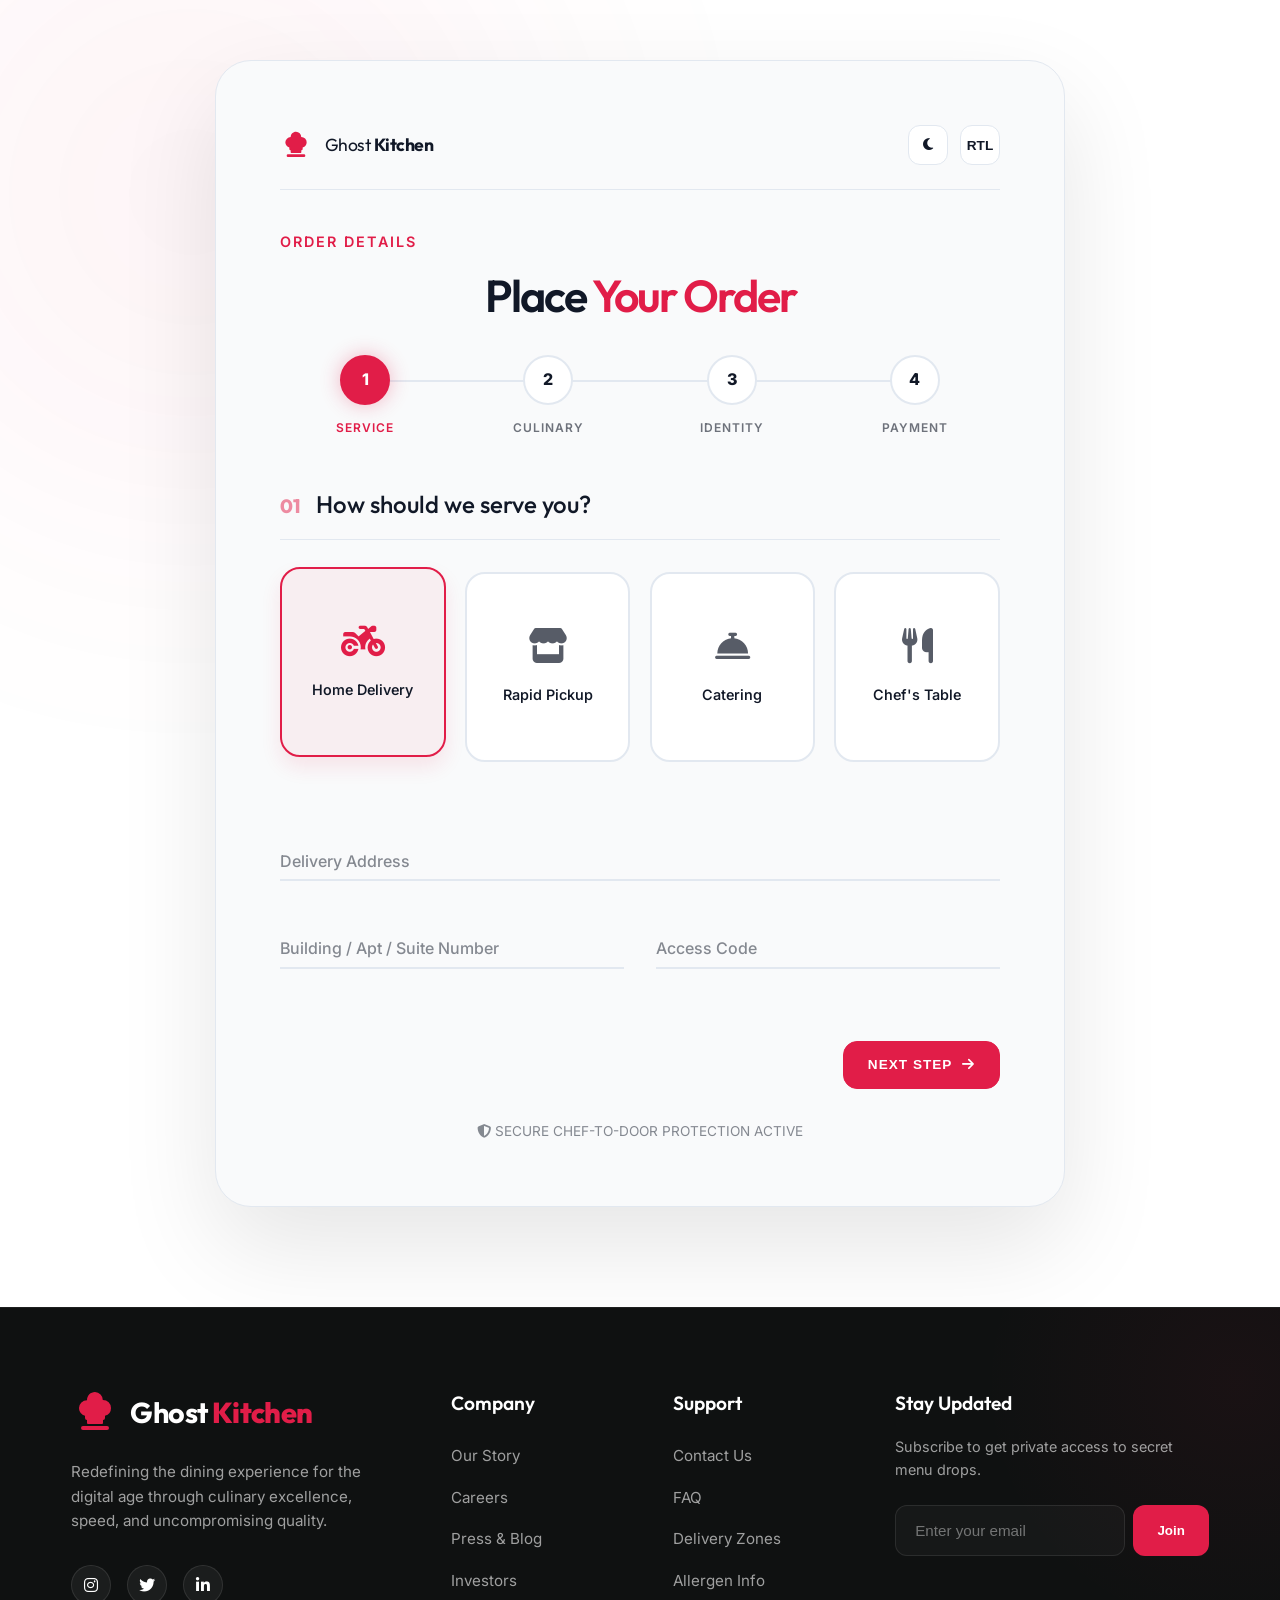
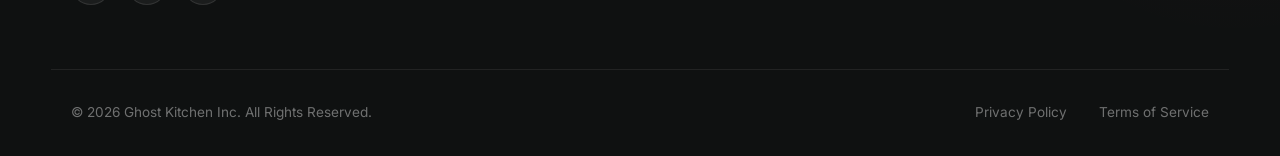
<file: pages/order.html>
<!DOCTYPE html>
<html lang="en" data-theme="light">

<head>
    <meta charset="UTF-8">
    <meta name="viewport" content="width=device-width, initial-scale=1.0">
    <link rel="icon" type="image/svg+xml" href="../assets/images/ui/brand-icon.svg">
    <title>Order Now | Ghost Kitchen - Premium Culinary Dispatch</title>
    <meta name="description" content="Secure your chef-curated meal now. Experience the ultimate in heat-retaining technology and culinary precision. Fast, premium, and contactless.">

    <!-- SEO & Social Meta Tags -->
    <meta name="robots" content="index, follow">
    <meta name="author" content="Ghost Kitchen">
    <link rel="canonical" href="https://ghostkitchen.io/pages/order.html">

    <!-- Open Graph / Facebook -->
    <meta property="og:type" content="website">
    <meta property="og:url" content="https://ghostkitchen.io/pages/order.html">
    <meta property="og:title" content="Order Now | Ghost Kitchen - Premium Culinary Dispatch">
    <meta property="og:description" content="Secure your chef-curated meal now. Experience the ultimate in heat-retaining technology and culinary precision. Fast, premium, and contactless.">
    <meta property="og:image" content="https://ghostkitchen.io/assets/images/dishes/truffle_burger.png">

    <!-- Twitter -->
    <meta property="twitter:card" content="summary_large_image">
    <meta property="twitter:url" content="https://ghostkitchen.io/pages/order.html">
    <meta property="twitter:title" content="Order Now | Ghost Kitchen - Premium Culinary Dispatch">
    <meta property="twitter:description" content="Secure your chef-curated meal now. Experience the ultimate in heat-retaining technology and culinary precision. Fast, premium, and contactless.">
    <meta property="twitter:image" content="https://ghostkitchen.io/assets/images/dishes/truffle_burger.png">

    <!-- JSON-LD Structured Data -->
    <script type="application/ld+json">
    {
      "@context": "https://schema.org",
      "@type": "OrderAction",
      "target": {
        "@type": "EntryPoint",
        "urlTemplate": "https://ghostkitchen.io/pages/order.html",
        "actionPlatform": [
          "http://schema.org/DesktopWebPlatform",
          "http://schema.org/MobileWebPlatform"
        ]
      },
      "agent": {
        "@type": "Organization",
        "name": "Ghost Kitchen"
      }
    }
    </script>

    <!-- Fonts -->
    <link rel="preconnect" href="https://fonts.googleapis.com">
    <link rel="preconnect" href="https://fonts.gstatic.com" crossorigin>
    <link
        href="https://fonts.googleapis.com/css2?family=Inter:wght@400;500;600;700&family=Outfit:wght@400;500;600;700;800;900&display=swap"
        rel="stylesheet">

    <!-- Core Styles -->
    <link rel="stylesheet" href="../assets/css/style.css">
    <link rel="stylesheet" href="../assets/css/dark-mode.css">

    <!-- Navbar V4 -->
    <link rel="stylesheet" href="https://cdnjs.cloudflare.com/ajax/libs/font-awesome/6.4.0/css/all.min.css">
    <link rel="stylesheet" href="../assets/css/navbar-v4.css">
    <link rel="stylesheet" href="../assets/css/footer.css">
    <link rel="stylesheet" href="../assets/css/rtl.css">
    <link rel="stylesheet" href="../assets/css/responsive.css">

    <script>
        (function () {
            const dir = localStorage.getItem('dir') || 'ltr';
            const theme = localStorage.getItem('theme') || 'light';
            document.documentElement.dir = dir;
            document.documentElement.setAttribute('data-theme', theme);
        })();
    </script>

    <style>
        :root {
            --glass-bg: rgba(255, 255, 255, 0.7);
            --glass-border: #ddd;
            --reveal-translate: 40px;
        }

        [data-theme="dark"] {
            --glass-bg: rgba(30, 30, 30, 0.6);
            --glass-border: var(--border-color);
        }

        body {
            background: var(--bg-color);
            color: var(--text-color);
            overflow-x: hidden;
            min-height: 100vh;
        }

        .order-minimal-header {
            position: fixed;
            top: 0;
            left: 0;
            right: 0;
            z-index: 1000;
            padding: 1.1rem 1.75rem;
            display: flex;
            align-items: center;
            justify-content: space-between;
            background: rgba(255, 255, 255, 0.8);
            backdrop-filter: blur(18px);
            -webkit-backdrop-filter: blur(18px);
            border-bottom: 1px solid rgba(0, 0, 0, 0.06);
            box-shadow: 0 12px 28px rgba(0, 0, 0, 0.05);
            transition: background 0.3s ease, box-shadow 0.3s ease;
        }

        #main-header.order-minimal-header.scrolled {
            background: rgba(255, 255, 255, 0.9);
            box-shadow: 0 16px 36px rgba(0, 0, 0, 0.08);
        }

        [data-theme="dark"] .order-minimal-header {
            background: rgba(8, 8, 8, 0.9);
            border-bottom-color: rgba(255, 255, 255, 0.08);
            box-shadow: 0 16px 36px rgba(0, 0, 0, 0.32);
        }

        [data-theme="dark"] #main-header.order-minimal-header.scrolled {
            background: rgba(6, 6, 6, 0.96);
        }

        .order-minimal-header .nav-logo-link {
            display: inline-flex;
            align-items: center;
            gap: 0.7rem;
        }

        .order-minimal-header .nav-logo-icon {
            width: 2.7rem;
            height: 2.7rem;
        }

        .order-minimal-header .nav-logo-text {
            font-size: 1.28rem;
        }

        .order-theme-toggle {
            width: 44px;
            height: 44px;
            display: inline-flex;
            align-items: center;
            justify-content: center;
            border-radius: 50%;
            background: var(--card-bg);
            border: 1px solid var(--border-color);
            color: var(--text-color);
            cursor: pointer;
            transition: all 0.3s ease;
        }

        .order-theme-toggle:hover {
            border-color: var(--primary-color);
            color: var(--primary-color);
            transform: translateY(-1px);
        }

        /* Centered Layout */
        .order-wrapper {
            display: flex;
            justify-content: center;
            padding: 60px 20px 100px;
            background: var(--bg-color);
            position: relative;
            min-height: 100vh;
            overflow: hidden; /* Prevent horizontal jitter during step transitions */
        }

        /* Abstract Glow Background (Optional) */
        .order-wrapper::before {
            content: '';
            position: absolute;
            top: -10vw;
            left: -10vw;
            width: 50vw;
            height: 50vw;
            background: var(--primary-color);
            filter: blur(150px);
            opacity: 0.05;
            border-radius: 50%;
            z-index: 0;
            pointer-events: none;
        }

        .form-panel {
            width: 100%;
            max-width: 850px;
            position: relative;
            z-index: 1;
        }

        .glass-card {
            background: var(--card-bg);
            border: 1px solid var(--border-light);
            border-radius: 36px;
            padding: clamp(2rem, 5vw, 4rem);
            box-shadow: 0 40px 100px rgba(0, 0, 0, 0.1);
        }
        /* Card Header Controls */
        .card-header-controls {
            display: flex;
            justify-content: space-between;
            align-items: center;
            margin-bottom: 2.5rem;
            padding-bottom: 1.5rem;
            border-bottom: 1px solid var(--border-color);
        }

        .card-logo {
            display: flex;
            align-items: center;
            gap: 0.8rem;
            text-decoration: none;
            color: var(--text-color);
            transition: transform 0.3s ease;
        }

        .card-logo:hover {
            transform: scale(1.02);
        }

        .card-logo img {
            width: 32px;
            height: 32px;
        }

        .card-logo span {
            font-size: 1.1rem;
            font-family: var(--font-heading);
            letter-spacing: -0.5px;
        }

        .card-toggles {
            display: flex;
            gap: 0.75rem;
        }

        .card-toggle-btn {
            width: 40px;
            height: 40px;
            border-radius: 12px;
            border: 1px solid var(--border-color);
            background: var(--bg-color);
            color: var(--text-color);
            cursor: pointer;
            display: flex;
            align-items: center;
            justify-content: center;
            transition: all 0.3s ease;
            font-size: 0.85rem;
            font-weight: 700;
        }

        .card-toggle-btn:hover {
            border-color: var(--primary-color);
            color: var(--primary-color);
            background: rgba(225, 29, 72, 0.05);
        }

        [data-theme="dark"] .card-toggle-btn {
            background: rgba(255, 255, 255, 0.05);
        }

        @media (max-width: 480px) {
            .card-header-controls {
                flex-direction: column;
                gap: 1.5rem;
            }

            .card-logo {
                width: 100%;
                justify-content: center;
            }
            
            .card-toggles {
                width: 100%;
                justify-content: center;
            }
        }

        [data-theme="dark"] .glass-card {
            border-color: var(--border-dark);
            box-shadow: 0 40px 100px rgba(0, 0, 0, 0.5);
        }

        .visual-content {
            position: relative;
            z-index: 2;
        }

        .visual-badge {
            padding: 0.5rem 1.5rem;
            background: var(--primary-color);
            border-radius: 50px;
            font-weight: 600;
            font-size: 0.8rem;
            text-transform: uppercase;
            margin-bottom: 1.5rem;
            display: inline-block;
        }

        .glass-card h1 {
            font-size: clamp(2rem, 4vw, 2.8rem);
            font-weight: 600;
            margin-bottom: 2.5rem;
            font-family: var(--font-heading);
            letter-spacing: -1px;
            line-height: 1.2;
        }

        .form-grid-2 {
            display: grid;
            grid-template-columns: 1fr 1fr;
            gap: 2rem;
        }

        .section-tag {
            color: var(--primary-color);
            font-weight: 600;
            text-transform: uppercase;
            letter-spacing: 2px;
            margin-bottom: 1rem;
            display: block;
            font-size: 0.9rem;
        }

        .form-panel h1 {
            font-size: 2.8rem;
            font-weight: 600;
            margin-bottom: 2rem;
            letter-spacing: -2px;
        }

        .service-picker {
            display: grid;
            grid-template-columns: repeat(auto-fit, minmax(140px, 1fr));
            gap: 1.2rem;
            margin-bottom: 2rem;
            align-items: stretch; /* Ensure labels stretch to same height */
        }

        .service-picker label {
            display: block;
            height: 100%;
        }

        .service-option {
            display: none;
        }

        .service-label {
            padding: 2rem 1rem; /* More vertical breathing room */
            border: 2px solid var(--border-color);
            background: var(--bg-color);
            border-radius: 20px;
            cursor: pointer;
            text-align: center;
            transition: all 0.3s cubic-bezier(0.165, 0.84, 0.44, 1);
            display: flex;
            flex-direction: column;
            align-items: center;
            justify-content: center;
            gap: 1.2rem;
            height: 100%;
            min-height: 190px; /* Increased to accommodate 2-line labels without breaking symmetry */
        }

        .service-label i {
            font-size: 2.2rem;
            color: var(--text-color);
            opacity: 0.7;
            transition: all 0.3s ease;
        }

        .service-label span {
            font-weight: 550;
            font-size: 0.9rem;
        }

        .service-option:checked+.service-label {
            border-color: var(--primary-color);
            background: rgba(225, 29, 72, 0.05);
            transform: translateY(-5px);
            box-shadow: 0 10px 20px rgba(225, 29, 72, 0.1);
        }
        
        .service-option:checked+.service-label i {
            color: var(--primary-color);
            opacity: 1;
        }

        /* Premium Form Control */
        .form-group {
            margin-bottom: 2rem;
            position: relative;
        }

        .form-control {
            width: 100%;
            padding: 1.4rem 0 0.8rem 0;
            background: transparent;
            border: none;
            border-bottom: 2px solid var(--border-color);
            color: var(--text-color);
            font-size: 1rem;
            outline: none;
            transition: border-color 0.3s;
        }

        .form-group label {
            position: absolute;
            top: 1.4rem;
            left: 0;
            pointer-events: none;
            transition: 0.3s ease all;
            opacity: 0.5;
            font-weight: 500;
        }

        .form-control:focus+label,
        .form-control:not(:placeholder-shown)+label {
            top: 0;
            font-size: 0.8rem;
            color: var(--primary-color);
            font-weight: 600;
            opacity: 1;
            text-transform: uppercase;
        }

        .form-control:focus {
            border-color: var(--primary-color);
        }

        .submit-btn {
            width: 100%;
            padding: 1.4rem;
            background: var(--primary-color);
            color: white;
            border: none;
            border-radius: 20px;
            font-size: 1.1rem;
            font-weight: 600;
            text-transform: uppercase;
            letter-spacing: 2px;
            cursor: pointer;
            transition: all 0.4s;
            margin-top: 2rem;
        }

        .submit-btn:hover {
            background: var(--secondary-color);
            transform: translateY(-5px);
            box-shadow: 0 20px 40px rgba(225, 29, 72, 0.3);
        }

        /* Dish Selector */
        .dish-scroller {
            display: flex;
            gap: 1rem;
            overflow-x: auto;
            overflow-y: hidden;
            padding-bottom: 1rem;
            margin-bottom: 2.5rem;
            scrollbar-width: thin;
            scrollbar-color: var(--primary-color) transparent;
        }
        .dish-scroller::-webkit-scrollbar {
            height: 6px;
        }
        .dish-scroller::-webkit-scrollbar-track {
            background: rgba(0,0,0,0.05);
            border-radius: 10px;
        }
        .dish-scroller::-webkit-scrollbar-thumb {
            background: var(--primary-color);
            border-radius: 10px;
        }
        .dish-option {
            display: none;
        }
        .dish-label {
            min-width: 140px;
            padding: 1.5rem 1rem;
            border: 1px solid var(--border-color);
            border-radius: 20px;
            cursor: pointer;
            text-align: center;
            transition: all 0.3s cubic-bezier(0.165, 0.84, 0.44, 1);
            background: var(--bg-color);
            display: flex;
            flex-direction: column;
            align-items: center;
        }
        .dish-label img {
            width: 80px;
            height: 80px;
            border-radius: 50%;
            object-fit: cover;
            margin-bottom: 1rem;
            box-shadow: 0 10px 20px rgba(0,0,0,0.1);
        }
        .dish-label span {
            font-weight: 600;
            font-size: 0.9rem;
            line-height: 1.3;
        }
        .dish-price {
            font-size: 0.8rem;
            color: var(--primary-color);
            margin-top: 0.5rem;
            font-weight: 700;
        }
        .dish-option:checked + .dish-label {
            border-color: var(--primary-color);
            background: rgba(225, 29, 72, 0.05);
            transform: translateY(-5px);
            box-shadow: 0 15px 30px rgba(225, 29, 72, 0.15);
        }

        /* Order Summary */
        .order-summary {
            background: rgba(0,0,0,0.02);
            border: 1px solid var(--border-color);
            border-radius: 20px;
            padding: 2rem;
            margin-top: 2rem;
            margin-bottom: 1.5rem;
        }
        [data-theme="dark"] .order-summary { background: rgba(255,255,255,0.02); }
        .summary-row {
            display: flex;
            justify-content: space-between;
            margin-bottom: 1rem;
            font-size: 0.95rem;
            opacity: 0.8;
        }
        .summary-total {
            display: flex;
            justify-content: space-between;
            margin-top: 1rem;
            padding-top: 1rem;
            border-top: 1px dashed var(--border-color);
            font-size: 1.5rem;
            font-weight: 600;
            color: var(--primary-color);
        }

        /* Payment Selection */
        .payment-picker {
            display: flex;
            gap: 1rem;
            margin-bottom: 2rem;
        }
        .payment-option {
            display: none;
        }
        .payment-label {
            flex: 1;
            padding: 1.2rem;
            border: 1px solid var(--border-color);
            border-radius: 15px;
            text-align: center;
            cursor: pointer;
            font-weight: 550;
            transition: 0.3s ease;
            font-size: 0.9rem;
            background: var(--bg-color);
        }
        .payment-option:checked + .payment-label {
            background: var(--primary-color);
            color: white;
            border-color: var(--primary-color);
            box-shadow: 0 10px 20px rgba(225, 29, 72, 0.2);
        }
        
        .address-panel {
            display: none;
            animation: fadeIn 0.4s ease;
        }
        
        @keyframes fadeIn {
            from { opacity: 0; transform: translateY(-10px); }
            to { opacity: 1; transform: translateY(0); }
        }

        /* Step Progress Bar */
        .order-progress {
            display: flex;
            justify-content: space-between;
            margin-bottom: 3rem;
            position: relative;
            max-width: 600px;
            margin-left: auto;
            margin-right: auto;
        }

        .order-progress::before {
            content: '';
            position: absolute;
            top: 25px;
            inset-inline-start: 25px;
            inset-inline-end: 25px;
            height: 2px;
            background: var(--border-color);
            z-index: 1;
        }

        .progress-line {
            position: absolute;
            top: 25px;
            inset-inline-start: 25px;
            width: 0%;
            height: 2px;
            background: var(--primary-color);
            z-index: 2;
            transition: width 0.4s ease;
        }

        .progress-step {
            position: relative;
            z-index: 3;
            display: flex;
            flex-direction: column;
            align-items: center;
            gap: 0.8rem;
            width: 50px; /* Match indicator width for center alignment */
        }

        .step-indicator {
            width: 50px;
            height: 50px;
            background: var(--bg-color);
            border: 2px solid var(--border-color);
            border-radius: 50%;
            display: flex;
            align-items: center;
            justify-content: center;
            font-weight: 800; /* Bolder for visibility */
            transition: all 0.3s ease;
            color: var(--text-color);
            position: relative;
            z-index: 4;
        }

        .progress-step.active .step-indicator {
            border-color: var(--primary-color);
            background: var(--primary-color);
            color: #fff !important; /* Force white color */
            box-shadow: 0 0 20px rgba(225, 29, 72, 0.3);
        }

        .progress-step.completed .step-indicator {
            border-color: var(--primary-color);
            background: var(--primary-color);
            color: #fff !important;
        }

        .step-label {
            font-size: 0.75rem;
            font-weight: 600;
            text-transform: uppercase;
            letter-spacing: 1px;
            opacity: 0.6;
            transition: all 0.3s ease;
        }

        .progress-step.active .step-label {
            opacity: 1;
            color: var(--primary-color);
        }

        /* Visibility & Animations */
        .order-step {
            display: none; /* Hidden by default */
            animation: slideIn 0.5s ease forwards;
            min-height: 520px; /* Standardize height */
            flex-direction: column;
        }

        .order-step.active {
            display: flex;
        }

        .order-step > div:not(.step-nav) {
            flex: 1;
        }

        @keyframes slideIn {
            from {
                opacity: 0;
                transform: translateX(20px);
            }
            to {
                opacity: 1;
                transform: translateX(0);
            }
        }

        .step-nav {
            display: flex;
            justify-content: space-between;
            margin-top: 2.5rem;
            gap: 1rem;
        }

        /* If only one button, align to right */
        .step-nav:has(> :only-child) {
            justify-content: flex-end;
        }

        .nav-btn {
            flex: 1;
            max-width: 200px; /* Prevent over-stretching */
            padding: 0.85rem 1.5rem;
            border-radius: 14px;
            font-weight: 700;
            cursor: pointer;
            transition: all 0.3s cubic-bezier(0.4, 0, 0.2, 1);
            text-transform: uppercase;
            letter-spacing: 1px;
            font-size: 0.85rem;
            display: flex;
            align-items: center;
            justify-content: center;
            gap: 0.6rem;
            height: 48px; /* Standardize height */
        }

        /* Single button in Step 1 doesn't need flex-grow */
        .step-nav:has(> :only-child) .nav-btn {
            flex: 0 1 auto;
        }

        .step-header {
            margin-bottom: 2rem;
            border-bottom: 1px solid var(--border-color);
            padding-bottom: 1rem;
            display: flex;
            align-items: baseline;
            gap: 1rem;
        }

        .step-num {
            font-family: 'Outfit', sans-serif;
            font-size: 1.2rem;
            font-weight: 800;
            color: var(--primary-color);
            opacity: 0.5;
        }

        .step-title {
            font-size: 1.5rem;
            font-weight: 500;
            color: var(--text-color);
            margin: 0;
        }

        .btn-prev {
            background: transparent;
            border: 1.5px solid var(--border-color);
            color: var(--text-color);
            opacity: 0.7;
        }

        .btn-next {
            background: var(--primary-color);
            border: 1px solid var(--primary-color);
            color: white;
        }

        [data-theme="dark"] .btn-prev {
            background: rgba(255, 255, 255, 0.03);
            border-color: rgba(255, 255, 255, 0.1);
        }

        .btn-prev:hover {
            background: rgba(0, 0, 0, 0.05);
            border-color: var(--primary-color);
            color: var(--primary-color);
            opacity: 1;
            transform: translateX(-3px);
        }

        [data-theme="dark"] .btn-prev:hover {
            background: rgba(255, 255, 255, 0.08);
            border-color: var(--primary-color);
        }

        [data-theme="dark"] .glass-card h1,
        [data-theme="dark"] .form-panel h1 {
            color: #f2f2f2;
        }

        [data-theme="dark"] .section-tag {
            color: #eaeaea;
        }

        [data-theme="dark"] .visual-badge {
            background: #1c1c1c;
            color: #eaeaea;
        }

        [data-theme="dark"] .card-toggle-btn,
        [data-theme="dark"] .service-label,
        [data-theme="dark"] .dish-label,
        [data-theme="dark"] .payment-label,
        [data-theme="dark"] .order-summary,
        [data-theme="dark"] .step-indicator,
        [data-theme="dark"] .btn-prev {
            background: #141414;
            border-color: #303030;
            color: #ececec;
        }

        [data-theme="dark"] .card-logo,
        [data-theme="dark"] .card-logo span,
        [data-theme="dark"] .step-title {
            color: #f1f1f1;
        }

        [data-theme="dark"] .form-control {
            color: #ededed;
            border-bottom-color: #434343;
        }

        [data-theme="dark"] .form-control:focus {
            border-color: #f0f0f0;
        }

        [data-theme="dark"] .form-control:focus + label,
        [data-theme="dark"] .form-control:not(:placeholder-shown) + label {
            color: #f0f0f0;
        }

        [data-theme="dark"] .form-group label,
        [data-theme="dark"] .summary-row,
        [data-theme="dark"] .step-label,
        [data-theme="dark"] .order-security-note {
            color: #cfcfcf;
            opacity: 1 !important;
        }

        [data-theme="dark"] .service-label i {
            color: #d5d5d5;
            opacity: 1;
        }

        [data-theme="dark"] .step-num {
            color: #a7a7a7;
            opacity: 1;
        }

        [data-theme="dark"] .service-option:checked + .service-label,
        [data-theme="dark"] .dish-option:checked + .dish-label,
        [data-theme="dark"] .payment-option:checked + .payment-label {
            background: #1d1d1d;
            border-color: #595959;
            box-shadow: 0 14px 30px rgba(0, 0, 0, 0.42);
            color: #f4f4f4;
        }

        [data-theme="dark"] .service-option:checked + .service-label i,
        [data-theme="dark"] .dish-price,
        [data-theme="dark"] .summary-total,
        [data-theme="dark"] .progress-step.active .step-label {
            color: #f1f1f1;
        }

        [data-theme="dark"] .progress-line,
        [data-theme="dark"] .progress-step.active .step-indicator,
        [data-theme="dark"] .progress-step.completed .step-indicator {
            background: #d3d3d3;
            border-color: #d3d3d3;
            color: #080808 !important;
            box-shadow: 0 0 20px rgba(255, 255, 255, 0.08);
        }

        [data-theme="dark"] .btn-prev:hover {
            background: #1d1d1d;
            border-color: #595959;
            color: #f1f1f1;
        }

        [data-theme="dark"] .card-toggle-btn:hover {
            background: #1d1d1d;
            border-color: #595959;
            color: #f1f1f1;
        }

        .btn-next:hover {
            background: var(--secondary-color);
            border-color: var(--secondary-color);
            transform: translateY(-2px);
            box-shadow: 0 8px 20px rgba(225, 29, 72, 0.25);
        }

        /* Responsive Design Metrics */
        @media (max-width: 1024px) {
            .glass-card {
                padding: 2.5rem;
            }
        }

        @media (max-width: 768px) {
            .order-minimal-header {
                padding: 0.95rem 1rem;
            }

            .order-minimal-header .nav-logo-icon {
                width: 2.35rem;
                height: 2.35rem;
            }

            .order-minimal-header .nav-logo-text {
                font-size: 1.08rem;
            }

            .order-wrapper {
                padding: 40px 15px 60px;
            }

            .glass-card {
                padding: 2rem 1.5rem;
                border-radius: 30px;
            }

            h1 {
                font-size: 2.5rem;
            }

            .form-grid-2 {
                grid-template-columns: 1fr;
                gap: 1rem;
            }

            .service-picker {
                grid-template-columns: 1fr 1fr;
            }

            .order-progress {
                margin-bottom: 2.5rem;
            }

            .step-indicator {
                width: 40px;
                height: 40px;
                font-size: 0.8rem;
            }

            .order-progress::before {
                top: 20px;
                inset-inline-start: 20px;
                inset-inline-end: 20px;
            }

            .progress-line {
                top: 20px;
                inset-inline-start: 20px;
            }

            .step-label {
                font-size: 0.65rem;
            }

            .order-step {
                min-height: auto; /* Allow auto-height on mobile for better fit */
                padding-bottom: 1rem;
            }
        }

        @media (max-width: 480px) {
            h1 {
                font-size: 2rem;
            }

            .section-tag {
                font-size: 0.7rem;
            }

            .service-picker {
                grid-template-columns: 1fr;
            }

            .step-nav {
                flex-direction: column-reverse;
                gap: 0.8rem;
                align-items: stretch;
            }

            .nav-btn {
                width: 100%;
                max-width: none; /* Allow full width on small screens */
                padding: 0.75rem 1.2rem;
            }

            .step-nav:has(> :only-child) .nav-btn {
                flex: 1;
            }

            .dish-label img {
                width: 80px;
                height: 80px;
            }
            
            .step-indicator {
                width: 35px;
                height: 35px;
            }
            
            .order-progress::before,
            .progress-line {
                top: 17.5px;
            }
        }

        /* Animation Classes */
        .reveal {
            opacity: 0;
            transform: translateY(var(--reveal-translate));
            transition: opacity 1s cubic-bezier(0.165, 0.84, 0.44, 1), transform 1s cubic-bezier(0.165, 0.84, 0.44, 1);
        }

        .reveal.active {
            opacity: 1;
            transform: translateY(0);
        }

        .reveal-delay-1 {
            transition-delay: 0.2s;
        }

        .reveal-delay-2 {
            transition-delay: 0.4s;
        }

        @media (max-width: 1200px) {
            .order-wrapper {
                grid-template-columns: 1fr;
            }

            .visual-panel {
                display: none;
            }

            .form-panel {
                padding: 6rem 2rem;
            }

            .glass-card {
                padding: 4rem 3rem;
            }
        }

        @media (max-width: 768px) {
            .form-grid-2 {
                grid-template-columns: 1fr;
                gap: 0;
            }

            .form-panel {
                padding: 4rem 1.5rem;
            }

            .glass-card {
                padding: 3rem 2rem;
                border-radius: 30px;
            }

            .form-panel h1 {
                font-size: 1.8rem;
            }

            .submit-btn {
                font-size: 1rem;
                padding: 1.2rem;
            }

            .service-picker {
                grid-template-columns: repeat(2, 1fr);
            }
        }

        @media (max-width: 480px) {
            .form-panel {
                padding: 3rem 1rem;
            }

            .glass-card {
                padding: 2rem 1.5rem;
                border-radius: 20px;
            }

            .form-panel h1 {
                font-size: 1.5rem;
            }

            .submit-btn {
                font-size: 0.9rem;
                padding: 1rem;
            }

            .service-picker {
                grid-template-columns: 1fr;
            }
        }
    </style>
</head>

<body>


    <main class="order-wrapper">
        <!-- Centered Form Display -->
        <section class="form-panel">
            <div class="glass-card reveal">
                <div class="card-header-controls">
                    <a href="../index.html" class="card-logo">
                        <img src="../assets/images/ui/brand-chef-hat.svg" alt="Ghost Kitchen">
                        <span>Ghost <strong>Kitchen</strong></span>
                    </a>
                    <div class="card-toggles">
                        <button type="button" class="card-toggle-btn" id="card-theme-toggle" title="Toggle Theme">
                            <i class="fas fa-moon"></i>
                        </button>
                        <button type="button" class="card-toggle-btn" id="card-dir-toggle" title="Switch Direction">
                            RTL
                        </button>
                    </div>
                </div>

                <span class="section-tag" style="display: block; margin-bottom: 1rem;">Order Details</span>
                <h1 style="text-align: center;">Place <span style="color: var(--primary-color)">Your Order</span></h1>

                <!-- Progress Bar -->
                <div class="order-progress">
                    <div class="progress-line" id="progress-line"></div>
                    <div class="progress-step active" data-step="0">
                        <div class="step-indicator">1</div>
                        <span class="step-label">Service</span>
                    </div>
                    <div class="progress-step" data-step="1">
                        <div class="step-indicator">2</div>
                        <span class="step-label">Culinary</span>
                    </div>
                    <div class="progress-step" data-step="2">
                        <div class="step-indicator">3</div>
                        <span class="step-label">Identity</span>
                    </div>
                    <div class="progress-step" data-step="3">
                        <div class="step-indicator">4</div>
                        <span class="step-label">Payment</span>
                    </div>
                </div>

                <form id="premium-order-form">
                    <!-- Step 1: Delivery Mode -->
                    <div class="order-step active" id="step-0">
                        <div class="step-header">
                            <span class="step-num">01</span>
                            <h3 class="step-title">How should we serve you?</h3>
                        </div>
                        <div class="service-picker">
                            <label>
                                <input type="radio" name="service" value="delivery" class="service-option" checked>
                                <div class="service-label">
                                    <i class="fas fa-motorcycle"></i>
                                    <span>Home Delivery</span>
                                </div>
                            </label>
                            <label>
                                <input type="radio" name="service" value="pickup" class="service-option">
                                <div class="service-label">
                                    <i class="fas fa-store"></i>
                                    <span>Rapid Pickup</span>
                                </div>
                            </label>
                            <label>
                                <input type="radio" name="service" value="catering" class="service-option">
                                <div class="service-label">
                                    <i class="fas fa-concierge-bell"></i>
                                    <span>Catering</span>
                                </div>
                            </label>
                            <label>
                                <input type="radio" name="service" value="chefs_table" class="service-option">
                                <div class="service-label">
                                    <i class="fas fa-utensils"></i>
                                    <span>Chef's Table</span>
                                </div>
                            </label>
                        </div>
                        
                        <!-- Dynamic Address Panel -->
                        <div id="address-panel" class="address-panel" style="margin-top: 2rem;">
                            <div class="form-group">
                                <input type="text" class="form-control" placeholder=" ">
                                <label>Delivery Address</label>
                            </div>
                            <div class="form-grid-2">
                                <div class="form-group">
                                    <input type="text" class="form-control" placeholder=" ">
                                    <label>Building / Apt / Suite Number</label>
                                </div>
                                <div class="form-group">
                                    <input type="text" class="form-control" placeholder=" ">
                                    <label>Access Code</label>
                                </div>
                            </div>
                        </div>
                        <!-- Step 1 Nav -->
                        <div class="step-nav">
                            <button type="button" class="nav-btn btn-next" onclick="changeStep(1)">Next Step <i class="fas fa-arrow-right"></i></button>
                        </div>
                    </div>

                    <!-- Step 2: Culinary Selection -->
                    <div class="order-step" id="step-1">
                        <div class="step-header">
                            <span class="step-num">02</span>
                            <h3 class="step-title">Select Your Meal</h3>
                        </div>
                        <div class="dish-scroller">
                            <label>
                                <input type="radio" name="dish" value="45" class="dish-option" data-name="Wagyu Steak" checked>
                                <div class="dish-label">
                                    <img src="../assets/images/dishes/wagyu_steak.png" alt="Wagyu Steak">
                                    <span>Wagyu Steak</span>
                                    <div class="dish-price">$45.00</div>
                                </div>
                            </label>
                            <label>
                                <input type="radio" name="dish" value="28" class="dish-option" data-name="Truffle Burger">
                                <div class="dish-label">
                                    <img src="../assets/images/dishes/truffle_burger.png" alt="Truffle Burger">
                                    <span>Truffle Burger</span>
                                    <div class="dish-price">$28.00</div>
                                </div>
                            </label>
                            <label>
                                <input type="radio" name="dish" value="32" class="dish-option" data-name="Lobster Ravioli">
                                <div class="dish-label">
                                    <img src="../assets/images/dishes/lobster_ravioli.png" alt="Lobster Ravioli">
                                    <span>Lobster Ravioli</span>
                                    <div class="dish-price">$32.00</div>
                                </div>
                            </label>
                            <label>
                                <input type="radio" name="dish" value="26" class="dish-option" data-name="Burrata Pizza">
                                <div class="dish-label">
                                    <img src="../assets/images/dishes/burrata_pizza.png" alt="Burrata Pizza">
                                    <span>Burrata Pizza</span>
                                    <div class="dish-price">$26.00</div>
                                </div>
                            </label>
                            <label>
                                <input type="radio" name="dish" value="24" class="dish-option" data-name="Salmon Quinoa">
                                <div class="dish-label">
                                    <img src="../assets/images/dishes/salmon_quinoa.png" alt="Salmon Quinoa">
                                    <span>Salmon Quinoa</span>
                                    <div class="dish-price">$24.00</div>
                                </div>
                            </label>
                        </div>
                        
                        <div class="form-group" style="margin-top: 2rem;">
                            <input type="number" id="qty-input" class="form-control" placeholder=" " min="1" value="1" required>
                            <label>Quantity / Unit Count</label>
                        </div>
                        <!-- Step 2 Nav -->
                        <div class="step-nav">
                            <button type="button" class="nav-btn btn-prev" onclick="changeStep(-1)"><i class="fas fa-arrow-left"></i> Previous</button>
                            <button type="button" class="nav-btn btn-next" onclick="changeStep(1)">Next Step <i class="fas fa-arrow-right"></i></button>
                        </div>
                    </div>

                    <!-- Step 3: Contact Information -->
                    <div class="order-step" id="step-2">
                        <div class="step-header">
                            <span class="step-num">03</span>
                            <h3 class="step-title">Contact Information</h3>
                        </div>
                        <div>
                            <div class="form-group">
                                <input type="text" class="form-control" placeholder=" " required>
                                <label>Full Name</label>
                            </div>
    
                            <div class="form-grid-2">
                                <div class="form-group">
                                    <input type="email" class="form-control" placeholder=" " required>
                                    <label>Email Address</label>
                                </div>
                                <div class="form-group">
                                    <input type="tel" class="form-control" placeholder=" " required>
                                    <label>Phone Number</label>
                                </div>
                            </div>
    
                            <div class="form-group">
                                <textarea class="form-control" placeholder=" " rows="2"></textarea>
                                <label>Specific Instructions</label>
                            </div>
                        </div>

                        <!-- Step 3 Nav -->
                        <div class="step-nav">
                            <button type="button" class="nav-btn btn-prev" onclick="changeStep(-1)"><i class="fas fa-arrow-left"></i> Previous</button>
                            <button type="button" class="nav-btn btn-next" onclick="changeStep(1)">Next Step <i class="fas fa-arrow-right"></i></button>
                        </div>
                    </div>

                    <!-- Step 4: Checkout -->
                    <div class="order-step" id="step-3">
                        <div class="step-header">
                            <span class="step-num">04</span>
                            <h3 class="step-title">Payment Method</h3>
                        </div>
                        
                        <div>
                            <div class="payment-picker">
                                <label class="payment-label-wrap" style="flex:1;">
                                    <input type="radio" name="payment" class="payment-option" checked>
                                    <div class="payment-label"><i class="fas fa-credit-card"></i> Credit / Debit</div>
                                </label>
                                <label class="payment-label-wrap" style="flex:1;">
                                    <input type="radio" name="payment" class="payment-option">
                                    <div class="payment-label"><i class="fab fa-apple"></i> Apple Pay</div>
                                </label>
                                <label class="payment-label-wrap" style="flex:1;">
                                    <input type="radio" name="payment" class="payment-option">
                                    <div class="payment-label"><i class="fab fa-bitcoin"></i> Crypto</div>
                                </label>
                            </div>
    
                            <div class="order-summary" style="margin-top: 1rem; border: none; padding: 1.5rem; background: var(--bg-color); border-radius: 16px; border: 1px solid var(--border-color);">
                                <div class="summary-row">
                                    <span id="summary-dish">Wagyu Steak x 1</span>
                                    <span id="summary-dish-price">$45.00</span>
                                </div>
                                <div class="summary-row" id="summary-delivery-row">
                                    <span>Express Priority Delivery</span>
                                    <span>$5.00</span>
                                </div>
                                <div class="summary-total">
                                    <span>Total Amount</span>
                                    <span id="summary-total-price">$50.00</span>
                                </div>
                            </div>
                        </div>

                        <div class="step-nav">
                            <button type="button" class="nav-btn btn-prev" onclick="changeStep(-1)"><i class="fas fa-arrow-left"></i> Previous</button>
                            <button type="submit" class="nav-btn btn-next submit-btn" style="border-radius: 14px;">
                                Complete Order <i class="fas fa-check"></i>
                            </button>
                        </div>
                    </div>

                    <p style="text-align: center; margin-top: 2rem; font-size: 0.85rem; opacity: 0.5;" class="order-security-note reveal reveal-delay-2">
                        <i class="fas fa-shield-alt"></i> SECURE CHEF-TO-DOOR PROTECTION ACTIVE
                    </p>
                </form>
            </div>
        </section>
    </main>

    <footer class="site-footer">
        <div class="container footer-top">
            <div class="footer-brand reveal" style="display: flex; flex-direction: column;">
                <a href="../index.html" class="nav-logo-link" aria-label="Ghost Kitchen Home" style="display: inline-flex; align-items: center; text-decoration: none; margin-bottom: 24px;">
                    <img src="../assets/images/ui/brand-chef-hat.svg" class="nav-logo-icon" alt="" aria-hidden="true" style="width: 3rem; height: 3rem;">
                    <span class="nav-logo-text" style="font-size: 1.8rem; color: inherit;">Ghost <strong style="color: var(--primary-color);">Kitchen</strong></span>
                </a>
                <p class="brand-desc" style="margin-top: 0;">Redefining the dining experience for the digital age through culinary excellence, speed, and uncompromising quality.</p>
                <div class="footer-socials">
                    <a href="#" class="social-circle"><i class="fab fa-instagram"></i></a>
                    <a href="#" class="social-circle"><i class="fab fa-twitter"></i></a>
                    <a href="#" class="social-circle"><i class="fab fa-linkedin-in"></i></a>
                </div>
            </div>

            <div class="footer-links reveal">
                <h4>Company</h4>
                <ul>
                    <li><a href="about.html">Our Story</a></li>
                    <li><a href="order.html">Careers</a></li>
                    <li><a href="blog.html">Press & Blog</a></li>
                    <li><a href="order.html">Investors</a></li>
                </ul>
            </div>

            <div class="footer-links reveal">
                <h4>Support</h4>
                <ul>
                    <li><a href="contact.html">Contact Us</a></li>
                    <li><a href="order.html">FAQ</a></li>
                    <li><a href="404.html">Delivery Zones</a></li>
                    <li><a href="services.html">Allergen Info</a></li>
                </ul>
            </div>

            <div class="footer-newsletter reveal">
                <h4>Stay Updated</h4>
                <p>Subscribe to get private access to secret menu drops.</p>
                <form class="newsletter-form">
                    <input type="email" placeholder="Enter your email" class="newsletter-input" required>
                    <button type="submit" class="newsletter-btn">Join</button>
                </form>
            </div>
        </div>

        <div class="container footer-bottom reveal">
            <p>&copy; 2026 Ghost Kitchen Inc. All Rights Reserved.</p>
            <div class="footer-legal">
                <a href="#">Privacy Policy</a>
                <a href="#">Terms of Service</a>
            </div>
        </div>
    </footer>

    <script src="../assets/js/main.js"></script>
    <script src="../assets/js/navbar-v4.js"></script>
    <script>
        // DOM Elements
        const summaryTotal = document.getElementById('summary-total-price');
        const summaryDish = document.getElementById('summary-dish');
        const summaryDishPrice = document.getElementById('summary-dish-price');
        const summaryDeliveryRow = document.getElementById('summary-delivery-row');
        const addressPanel = document.getElementById('address-panel');
        const qtyInput = document.getElementById('qty-input');
        const progressSteps = document.querySelectorAll('.progress-step');
        const progressLine = document.getElementById('progress-line');
        const serviceRadios = document.querySelectorAll('input[name="service"]');
        const dishRadios = document.querySelectorAll('input[name="dish"]');
        const premiumForm = document.getElementById('premium-order-form');
        const cardThemeToggle = document.getElementById('card-theme-toggle');
        const cardDirToggle = document.getElementById('card-dir-toggle');
        let currentStep = 0;

        // Reveal Animations
        const observer = new IntersectionObserver((entries) => {
            entries.forEach(entry => {
                if (entry.isIntersecting) {
                    entry.target.classList.add('active');
                }
            });
        }, { threshold: 0.1 });

        document.querySelectorAll('.reveal').forEach(el => observer.observe(el));

        function changeStep(n) {
            const steps = document.querySelectorAll('.order-step');
            
            // Basic Validation Check
            if (n > 0) {
                const currentInputs = steps[currentStep].querySelectorAll('input, select, textarea');
                let isValid = true;
                
                // Native HTML5 validation
                currentInputs.forEach(input => {
                    if (!input.checkValidity()) {
                        input.reportValidity();
                        isValid = false;
                    }
                });

                if (!isValid) return false;
            }

            // Hide current step
            steps[currentStep].classList.remove('active');
            
            // Update step index
            currentStep += n;
            
            // Show new step
            steps[currentStep].classList.add('active');
            
            // Update progress bar
            updateProgress();

            // Scroll to top of form for better UX on mobile
            const card = document.querySelector('.glass-card');
            if (card) card.scrollIntoView({ behavior: 'smooth' });
        }

        function updateProgress() {
            if (!progressSteps.length) return;

            progressSteps.forEach((step, idx) => {
                if (idx <= currentStep) {
                    step.classList.add('active');
                    if (idx < currentStep) step.classList.add('completed');
                    else step.classList.remove('completed');
                } else {
                    step.classList.remove('active', 'completed');
                }
            });

            const progress = (currentStep / (progressSteps.length - 1)) * 100;
            if (progressLine) {
                progressLine.style.width = `calc(${progress}% - ${progress > 0 ? (progress * 50 / 100) : 0}px)`;
            }
        }

        function updateOrderSummary() {
            const selectedServiceInput = document.querySelector('input[name="service"]:checked');
            const selectedDishInput = document.querySelector('input[name="dish"]:checked');
            
            if (!selectedServiceInput || !selectedDishInput) return;

            const selectedService = selectedServiceInput.value;
            const qty = parseInt(qtyInput?.value) || 1;
            const dishPrice = parseFloat(selectedDishInput.value);
            const dishName = selectedDishInput.getAttribute('data-name');
            
            const isDelivery = ['delivery', 'catering'].includes(selectedService);
            const deliveryFee = isDelivery ? 5.00 : 0.00;
            
            // Toggle Address Panel
            if (addressPanel) addressPanel.style.display = isDelivery ? 'block' : 'none';
            // Toggle Delivery Fee in Summary
            if (summaryDeliveryRow) summaryDeliveryRow.style.display = isDelivery ? 'flex' : 'none';

            // Calculate Subtotal
            const subtotal = dishPrice * qty;
            const total = subtotal + deliveryFee;

            // Update UI
            if (summaryDish) summaryDish.innerText = `${dishName} x ${qty}`;
            if (summaryDishPrice) summaryDishPrice.innerText = `$${subtotal.toFixed(2)}`;
            if (summaryTotal) summaryTotal.innerText = `$${total.toFixed(2)}`;
        }

        // Attach listeners
        if (serviceRadios) serviceRadios.forEach(radio => radio.addEventListener('change', updateOrderSummary));
        if (dishRadios) dishRadios.forEach(radio => radio.addEventListener('change', updateOrderSummary));
        if (qtyInput) qtyInput.addEventListener('input', updateOrderSummary);

        // Initial setup
        updateOrderSummary();
        updateProgress();

        // Submit Interaction
        if (premiumForm) {
            premiumForm.addEventListener('submit', (e) => {
                e.preventDefault();
                const btn = e.target.querySelector('.submit-btn');
                if (btn) {
                    btn.innerHTML = 'Decrypting Order <i class="fas fa-spinner fa-spin"></i>';
                    btn.style.opacity = '0.7';
                    btn.style.pointerEvents = 'none';

                    setTimeout(() => {
                        btn.innerHTML = 'Order Initiated <i class="fas fa-check"></i>';
                        btn.style.background = '#10b981';
                    }, 1500);
                }
            });
        }

        // Card Specific Controls Logic
        const updateCardThemeIcon = (theme) => {
            const icon = cardThemeToggle?.querySelector('i');
            if (icon) icon.className = theme === 'dark' ? 'fas fa-sun' : 'fas fa-moon';
        };

        const updateCardDirText = (dir) => {
            if (cardDirToggle) cardDirToggle.innerText = dir === 'rtl' ? 'LTR' : 'RTL';
        };

        // Initialize Card Controls
        updateCardThemeIcon(document.documentElement.getAttribute('data-theme') || 'light');
        updateCardDirText(document.documentElement.dir || 'ltr');

        if (cardThemeToggle) {
            cardThemeToggle.addEventListener('click', () => {
                const isDark = document.documentElement.getAttribute('data-theme') === 'dark';
                const newTheme = isDark ? 'light' : 'dark';
                document.documentElement.setAttribute('data-theme', newTheme);
                localStorage.setItem('theme', newTheme);
                updateCardThemeIcon(newTheme);
            });
        }

        if (cardDirToggle) {
            cardDirToggle.addEventListener('click', () => {
                const newDir = document.documentElement.dir === 'rtl' ? 'ltr' : 'rtl';
                document.documentElement.dir = newDir;
                localStorage.setItem('dir', newDir);
                updateCardDirText(newDir);
                updateProgress();
            });
        }

        // Listen for direction changes from other toggles
        window.addEventListener('directionChanged', (e) => {
            updateCardDirText(e.detail.direction);
            updateProgress();
        });
    </script>
</body>
</html>
</file>
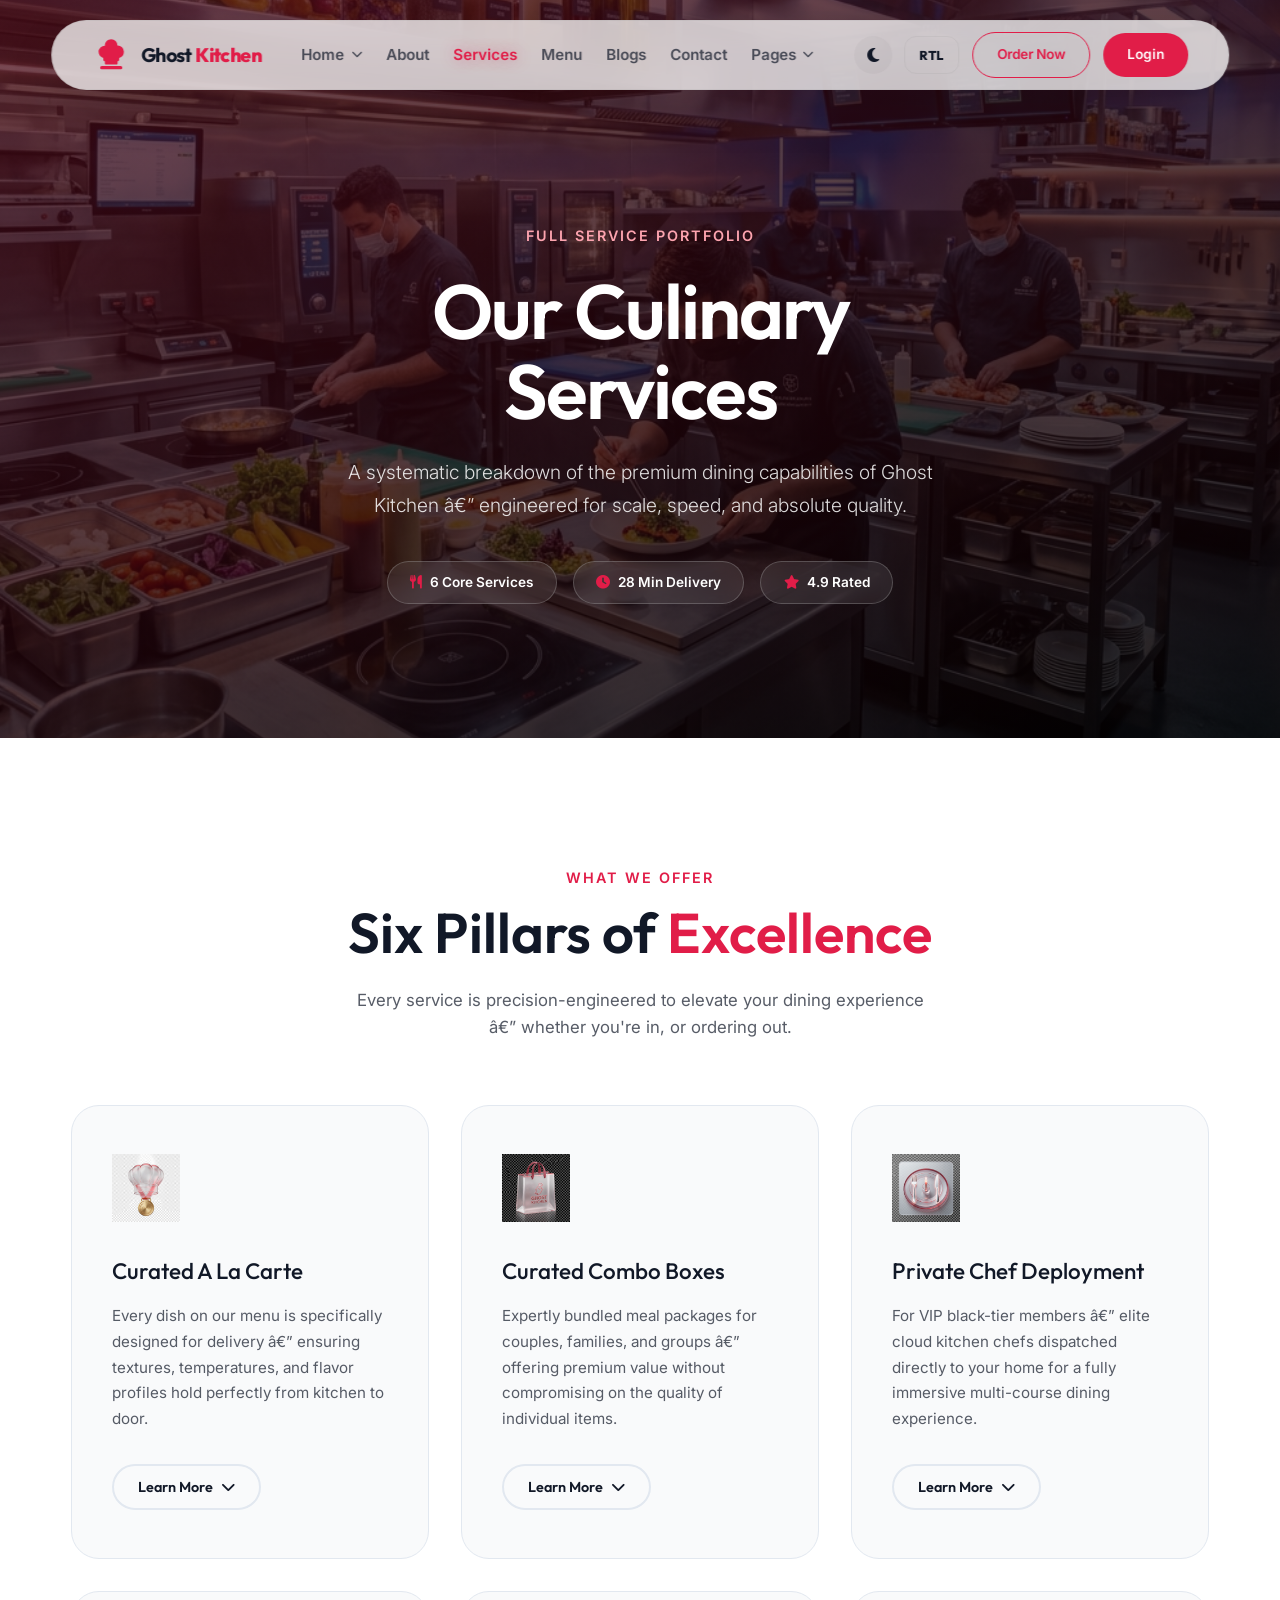
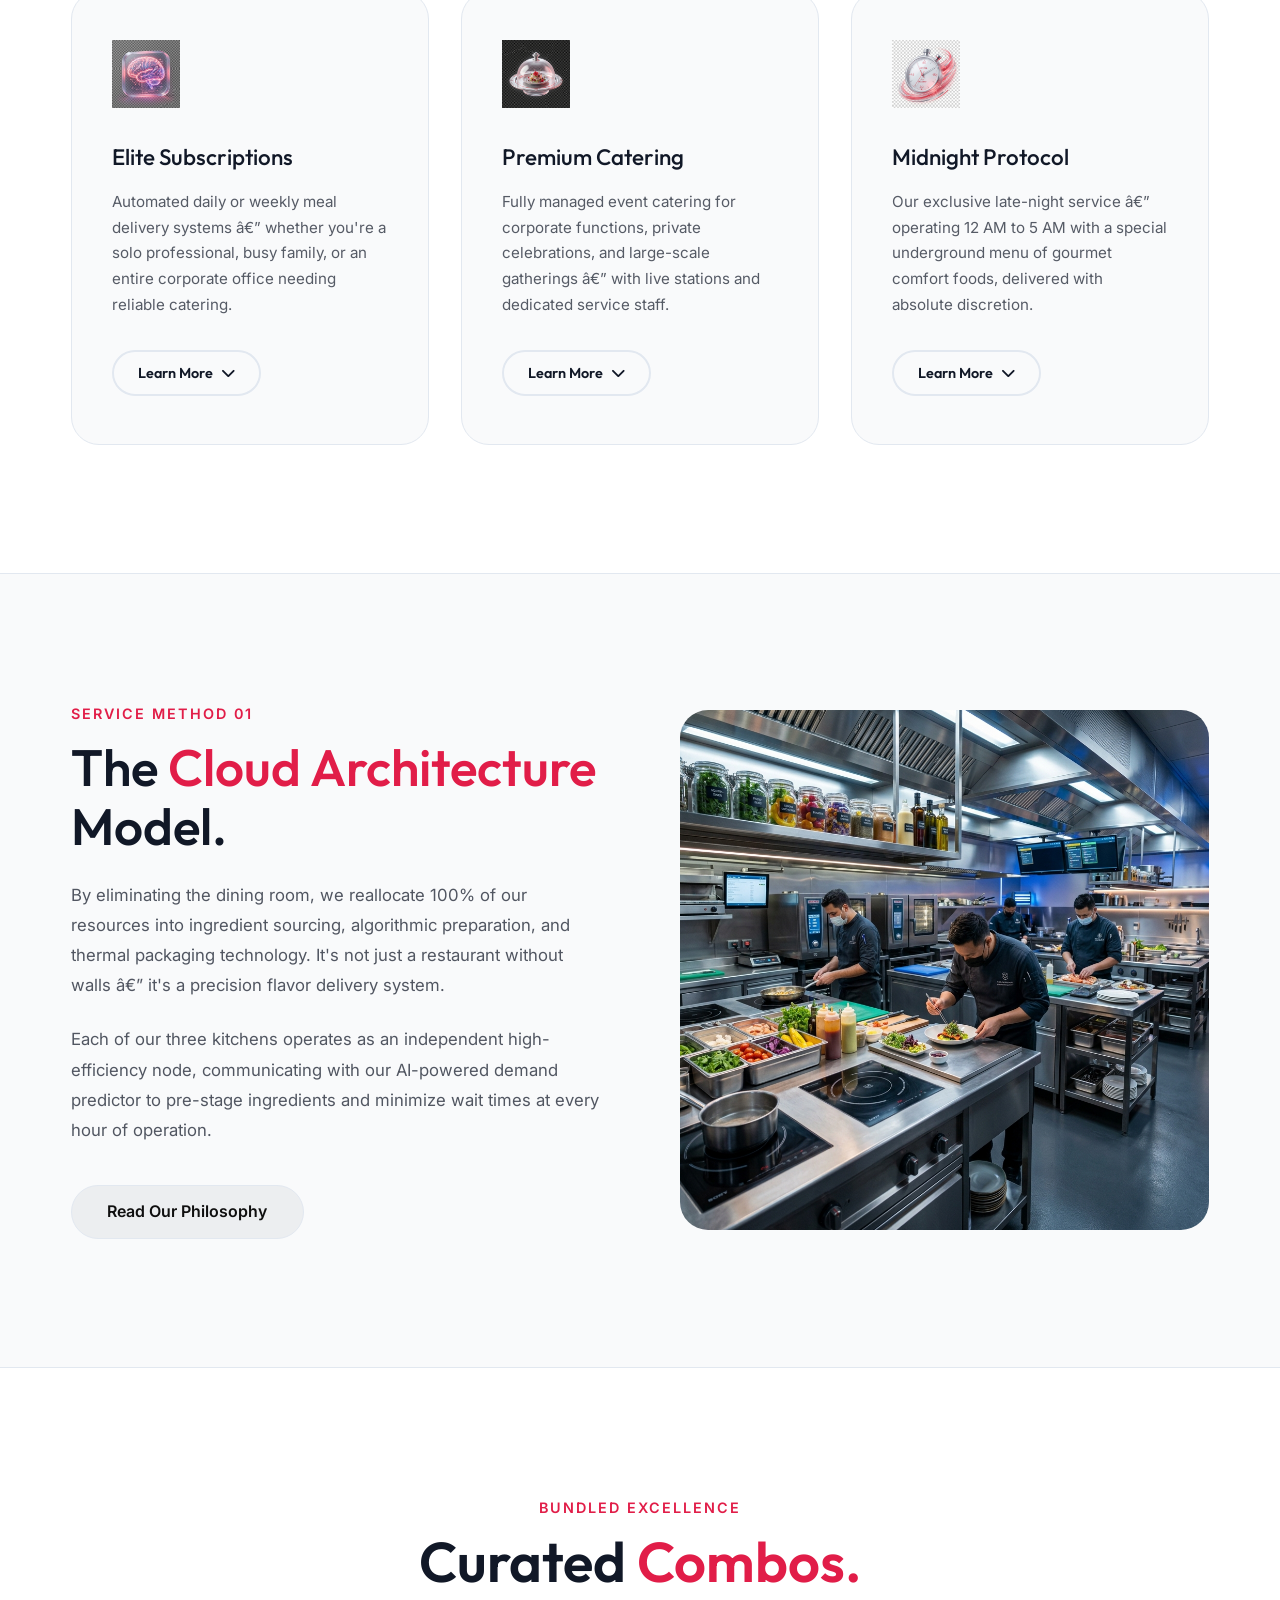
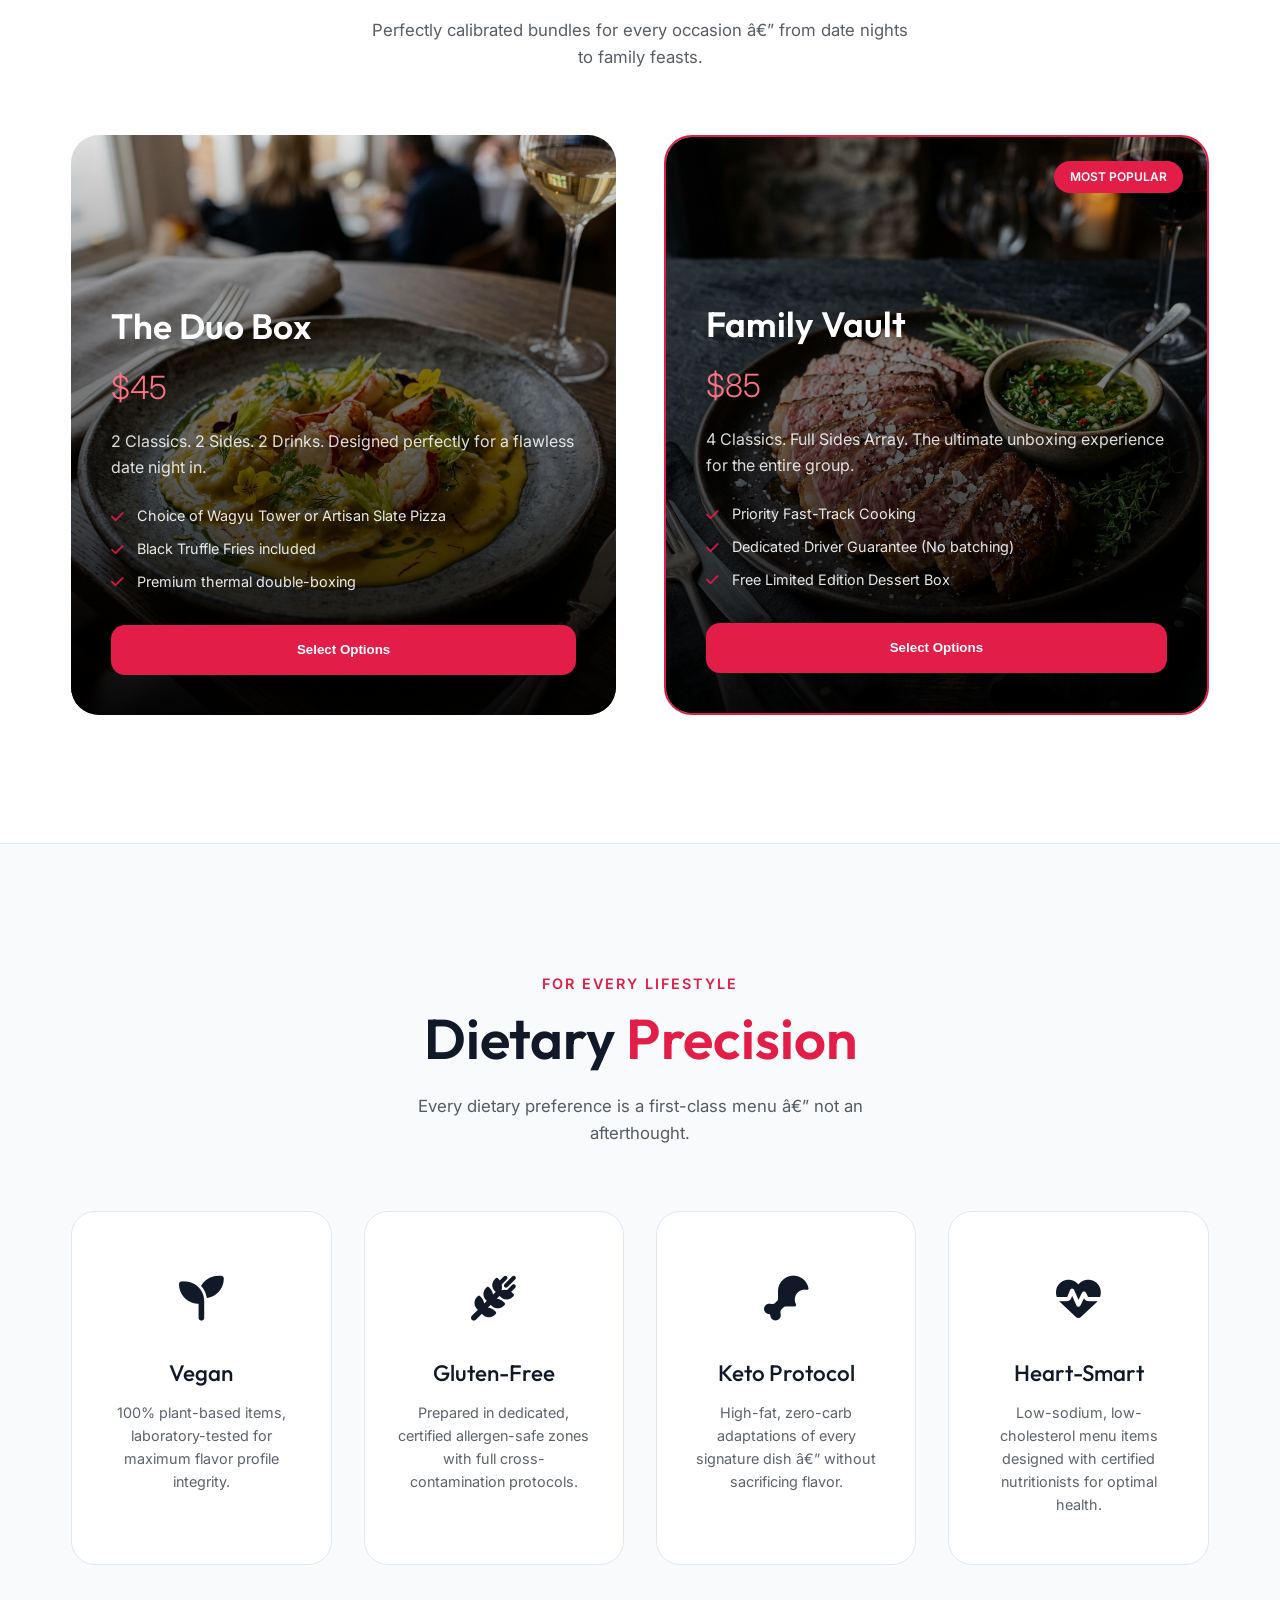
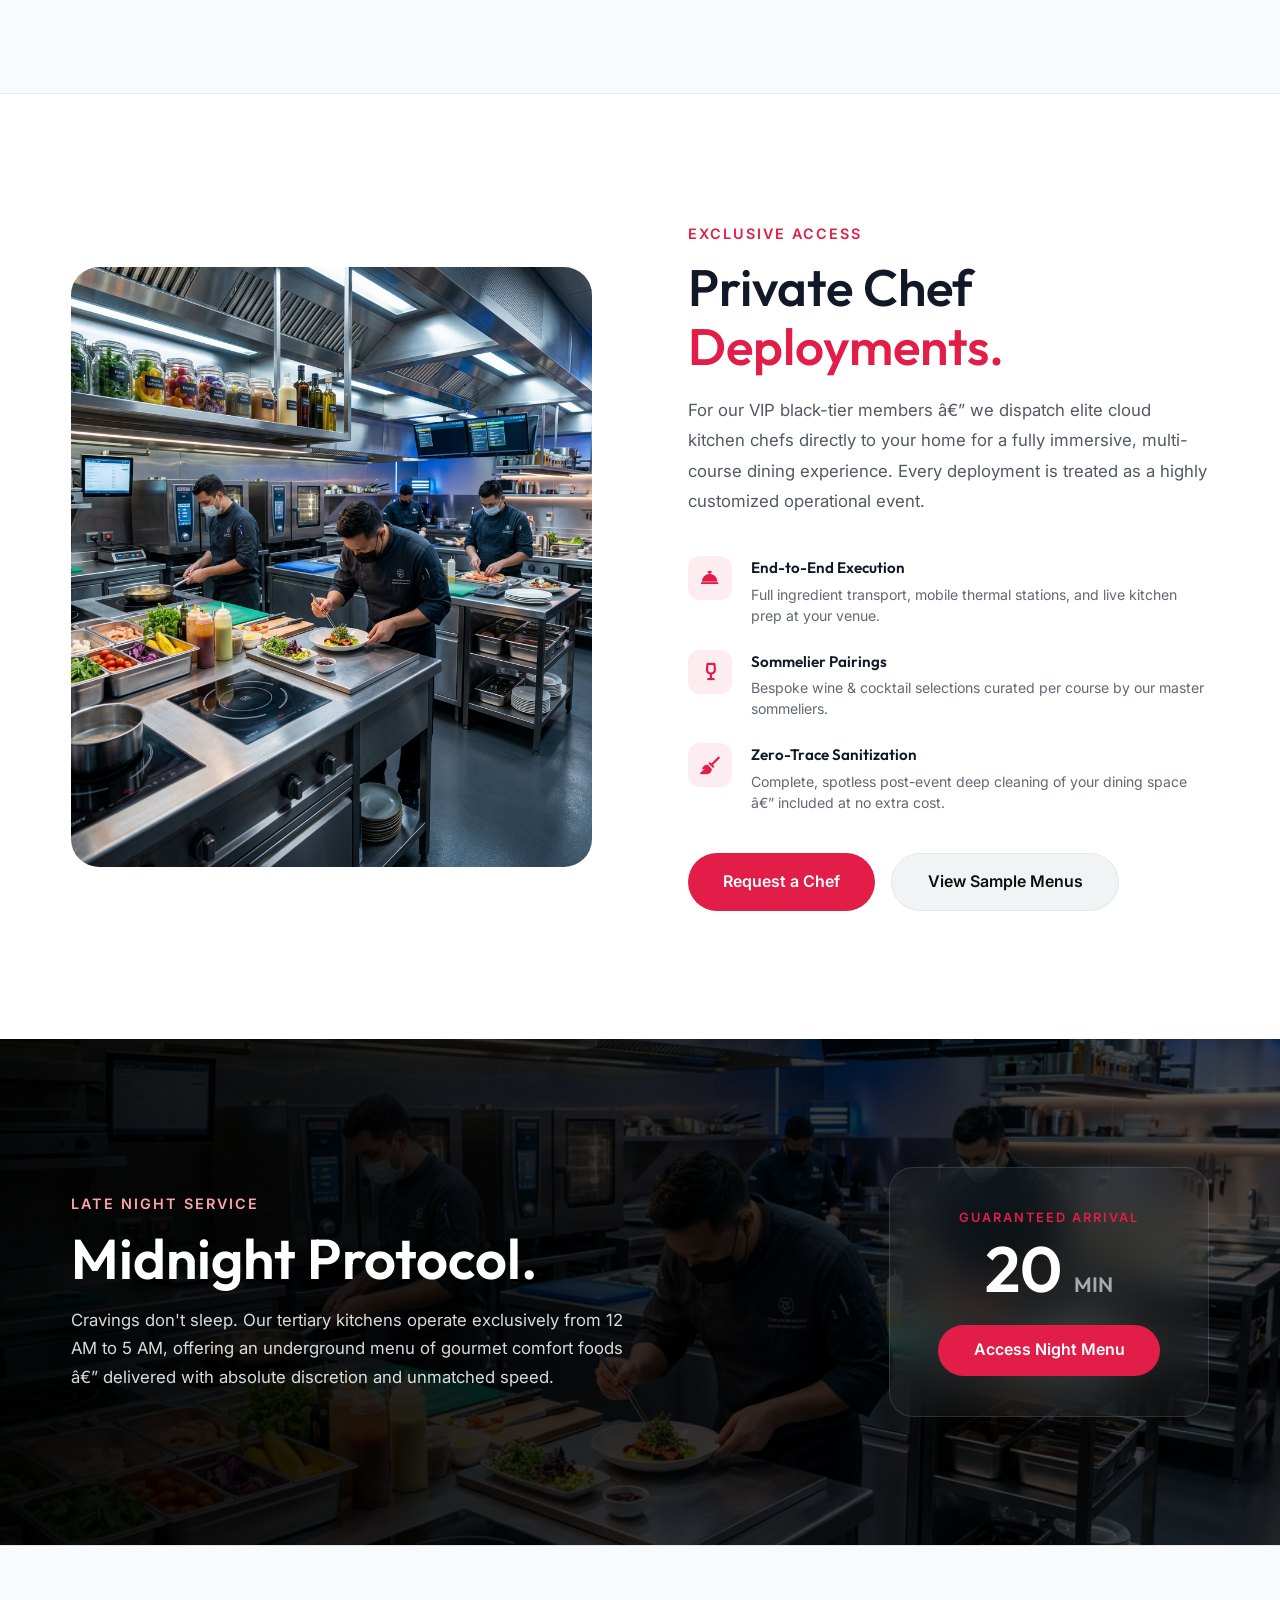
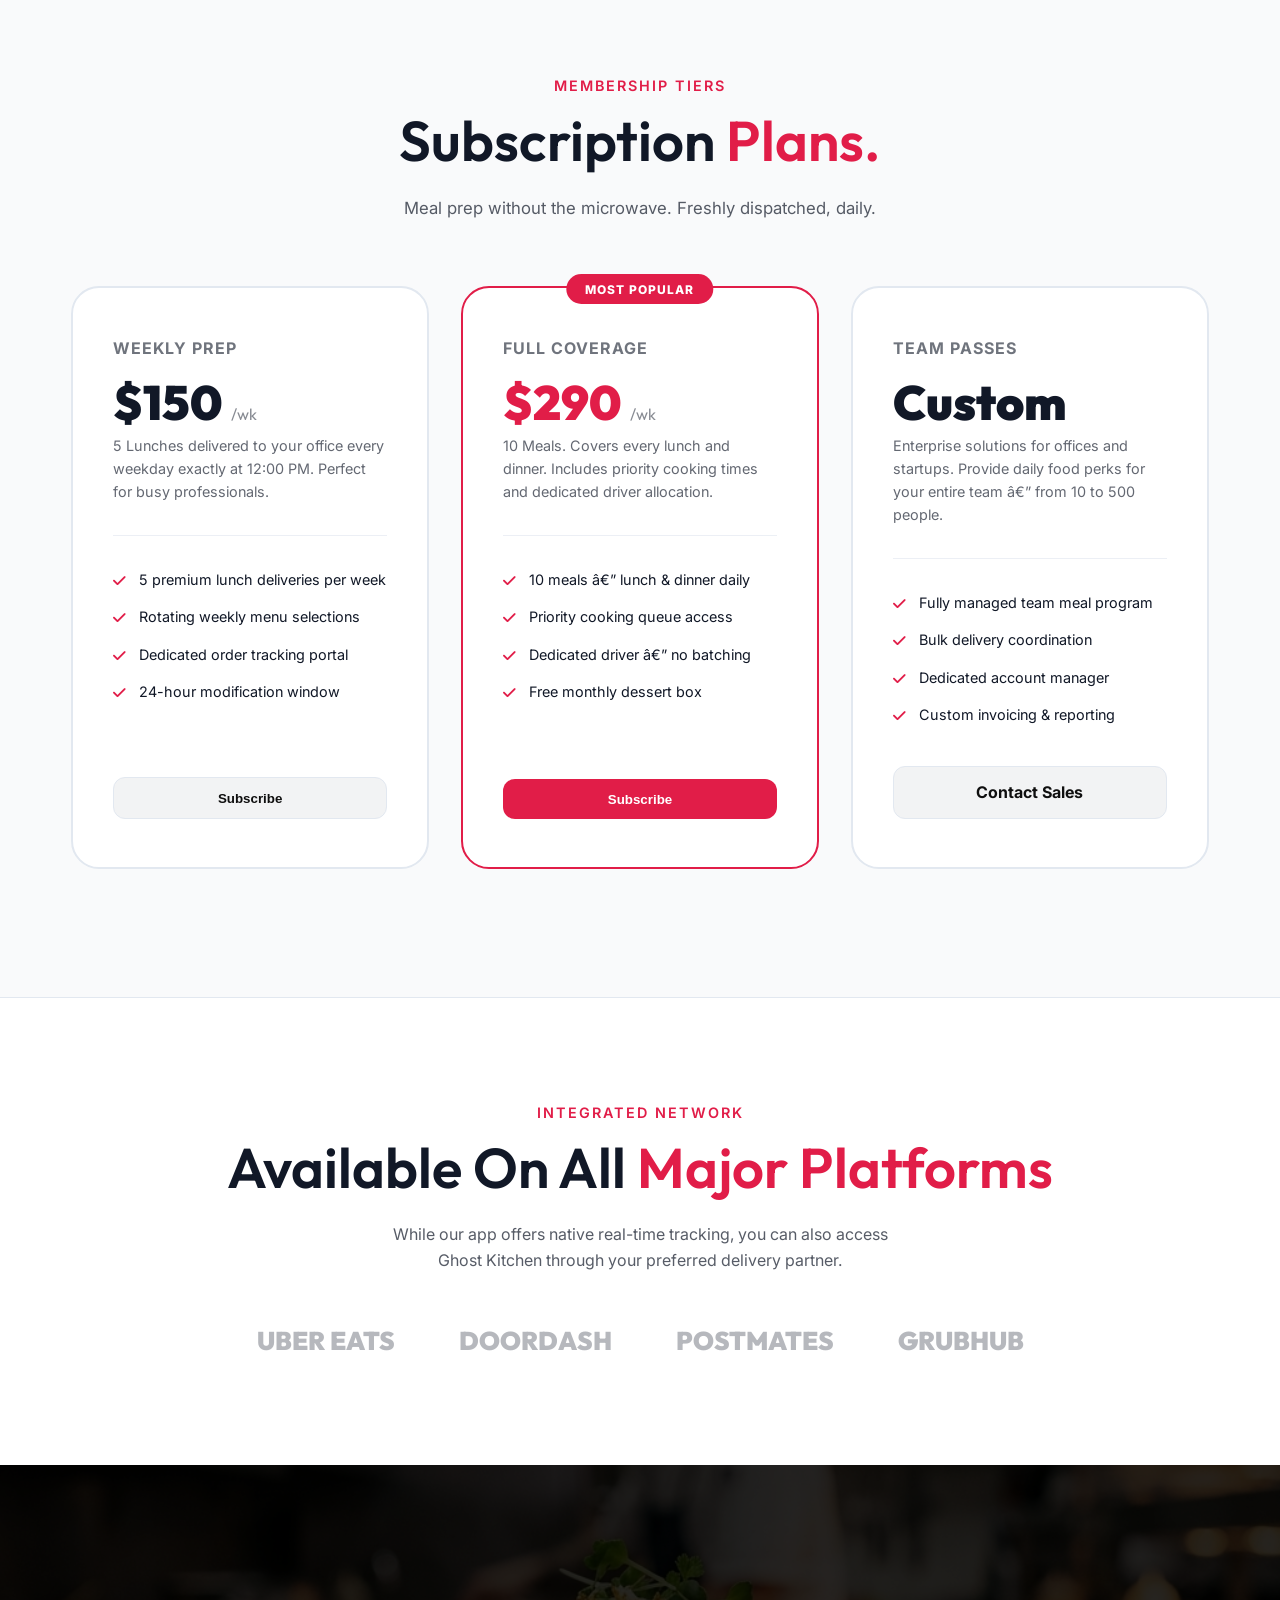
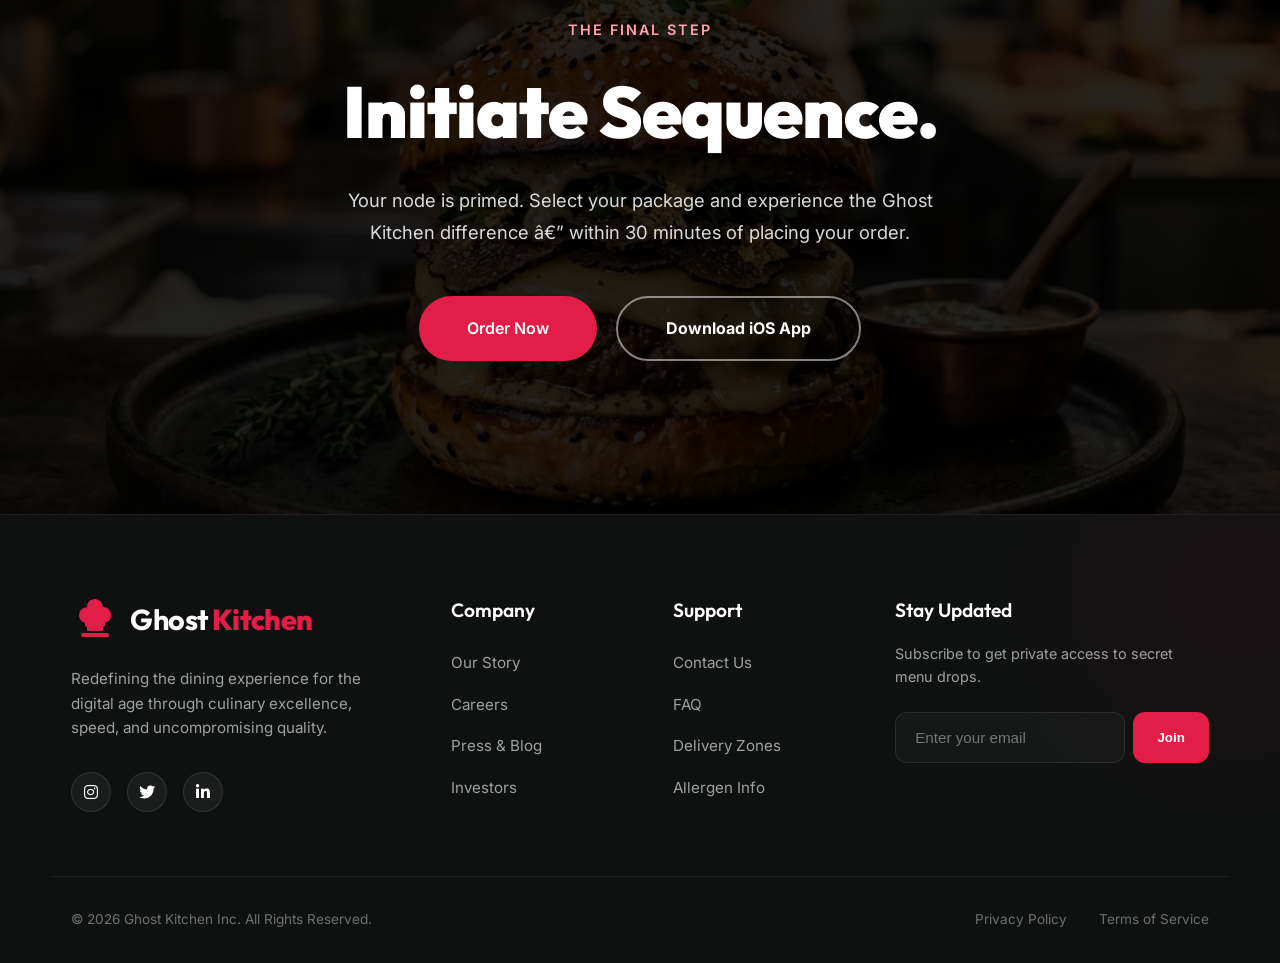
<file: pages/services.html>
<!DOCTYPE html>
<html lang="en" data-theme="light">

<head>
    <meta charset="UTF-8">
    <meta name="viewport" content="width=device-width, initial-scale=1.0">
    <link rel="icon" type="image/svg+xml" href="../assets/images/ui/brand-icon.svg">
    <title>Our Services | Ghost Kitchen &mdash; Cloud Dining, Catering & More</title>
    <meta name="description" content="Explore Ghost Kitchen's full service portfolio &mdash; from curated delivery menus and chef deployments to elite subscriptions and catering solutions.">

    <!-- SEO & Social Meta Tags -->
    <meta name="robots" content="index, follow">
    <meta name="author" content="Ghost Kitchen">
    <link rel="canonical" href="https://ghostkitchen.io/pages/services.html">

    <!-- Open Graph / Facebook -->
    <meta property="og:type" content="website">
    <meta property="og:url" content="https://ghostkitchen.io/pages/services.html">
    <meta property="og:title" content="Our Services | Ghost Kitchen &mdash; Cloud Dining, Catering & More">
    <meta property="og:description" content="Explore Ghost Kitchen's full service portfolio &mdash; from curated delivery menus and chef deployments to elite subscriptions and catering solutions.">
    <meta property="og:image" content="https://ghostkitchen.io/assets/images/dishes/salmon_quinoa.png">

    <!-- Twitter -->
    <meta property="twitter:card" content="summary_large_image">
    <meta property="twitter:url" content="https://ghostkitchen.io/pages/services.html">
    <meta property="twitter:title" content="Our Services | Ghost Kitchen &mdash; Cloud Dining, Catering & More">
    <meta property="twitter:description" content="Explore Ghost Kitchen's full service portfolio &mdash; from curated delivery menus and chef deployments to elite subscriptions and catering solutions.">
    <meta property="twitter:image" content="https://ghostkitchen.io/assets/images/dishes/salmon_quinoa.png">

    <!-- JSON-LD Structured Data -->
    <script type="application/ld+json">
    {
      "@context": "https://schema.org",
      "@type": "Service",
      "serviceType": "Cloud Dining & Ghost Kitchen Services",
      "provider": {
        "@type": "Organization",
        "name": "Ghost Kitchen"
      },
      "description": "Premium virtual restaurant and cloud dining experience. From curated delivery to elite catering.",
      "areaServed": "Global/Digital"
    }
    </script>

    <link rel="preconnect" href="https://fonts.googleapis.com">
    <link rel="preconnect" href="https://fonts.gstatic.com" crossorigin>
    <link
        href="https://fonts.googleapis.com/css2?family=Inter:wght@300;400;500;600;700&family=Outfit:wght@400;500;600;700;800;900&display=swap"
        rel="stylesheet">

    <link rel="stylesheet" href="../assets/css/style.css">
    <link rel="stylesheet" href="../assets/css/dark-mode.css">
    <link rel="stylesheet" href="https://cdnjs.cloudflare.com/ajax/libs/font-awesome/6.4.0/css/all.min.css">
    <link rel="stylesheet" href="../assets/css/navbar-v4.css">
    <link rel="stylesheet" href="../assets/css/rtl.css">
    <link rel="stylesheet" href="../assets/css/footer.css">
    <link rel="stylesheet" href="../assets/css/responsive.css">

    <script>
        (function () {
            const dir = localStorage.getItem('dir') || 'ltr';
            const theme = localStorage.getItem('theme') || 'light';
            document.documentElement.dir = dir;
            document.documentElement.setAttribute('data-theme', theme);
        })();
    </script>

    <style>
        body {
            overflow-x: hidden;
            background: var(--bg-color);
            color: var(--text-color);
        }

        main {
            padding-top: 0;
        }

        /* Reveal */
        .reveal {
            opacity: 0;
            transform: translateY(40px);
            transition: opacity 0.85s cubic-bezier(0.165, 0.84, 0.44, 1), transform 0.85s cubic-bezier(0.165, 0.84, 0.44, 1);
        }

        .reveal.active {
            opacity: 1;
            transform: translateY(0);
        }

        .reveal-l {
            opacity: 0;
            transform: translateX(-40px);
            transition: opacity 0.85s cubic-bezier(0.165, 0.84, 0.44, 1), transform 0.85s cubic-bezier(0.165, 0.84, 0.44, 1);
        }

        .reveal-r {
            opacity: 0;
            transform: translateX(40px);
            transition: opacity 0.85s cubic-bezier(0.165, 0.84, 0.44, 1), transform 0.85s cubic-bezier(0.165, 0.84, 0.44, 1);
        }

        .reveal-l.active,
        .reveal-r.active {
            opacity: 1;
            transform: translateX(0);
        }

        .d1 {
            transition-delay: 0.1s;
        }

        .d2 {
            transition-delay: 0.2s;
        }

        .d3 {
            transition-delay: 0.3s;
        }

        .d4 {
            transition-delay: 0.4s;
        }

        .d5 {
            transition-delay: 0.5s;
        }

        .d6 {
            transition-delay: 0.6s;
        }

        /* ===== 1. HERO ===== */
        .services-hero {
            position: relative;
            min-height: 82vh;
            display: flex;
            align-items: center;
            justify-content: center;
            text-align: center;
            color: #fff;
            overflow: hidden;
            padding-top: 90px;
        }

        .services-hero-bg {
            position: absolute;
            inset: 0;
            background: url('../assets/images/hero/kitchen_main.png') center/cover no-repeat;
            filter: brightness(0.35);
            transform: scale(1.03);
        }

        .services-hero-overlay {
            position: absolute;
            inset: 0;
            background: linear-gradient(160deg, rgba(225, 29, 72, 0.25) 0%, rgba(0, 0, 0, 0.5) 100%);
        }

        .services-hero-content {
            position: relative;
            z-index: 2;
            max-width: 800px;
            padding: 2rem;
        }

        .services-hero h1 {
            font-family: 'Outfit', sans-serif;
            font-size: clamp(2.8rem, 6vw, 5rem);
            font-weight: 600;
            line-height: 1.05;
            letter-spacing: -2px;
            margin-bottom: 1.5rem;
        }

        .services-hero p {
            font-size: 1.2rem;
            opacity: 0.85;
            font-weight: 300;
            max-width: 600px;
            margin: 0 auto 2.5rem;
            line-height: 1.7;
        }

        .services-hero .pill-row {
            display: flex;
            justify-content: center;
            gap: 1rem;
            flex-wrap: wrap;
        }

        .hero-pill {
            display: inline-flex;
            align-items: center;
            gap: 0.5rem;
            background: rgba(255, 255, 255, 0.08);
            border: 1px solid rgba(180, 180, 180, 0.30);
            backdrop-filter: blur(10px);
            padding: 0.6rem 1.4rem;
            border-radius: 50px;
            font-size: 0.85rem;
            font-weight: 600;
            color: #fff;
        }

        .hero-pill i {
            color: var(--primary-color);
        }

        /* ===== 2. SERVICE CARDS GRID ===== */
        .services-grid-section {
            padding: clamp(5rem, 10vw, 9rem) 0;
        }

        .services-card-grid {
            display: grid;
            grid-template-columns: repeat(3, 1fr);
            gap: 2rem;
            margin-top: 4rem;
        }

        .svc-card {
            background: var(--card-bg);
            border: 1px solid var(--border-color);
            border-radius: 28px;
            padding: 3rem 2.5rem;
            display: flex;
            flex-direction: column;
            transition: transform 0.45s cubic-bezier(0.165, 0.84, 0.44, 1), box-shadow 0.45s ease, border-color 0.45s ease;
            position: relative;
            overflow: hidden;
        }

        .svc-card::after {
            content: '';
            position: absolute;
            bottom: 0;
            left: 0;
            right: 0;
            height: 3px;
            background: linear-gradient(90deg, var(--primary-color), #fb7185);
            transform: scaleX(0);
            transform-origin: left;
            transition: transform 0.45s ease;
        }

        .svc-card:hover {
            transform: translateY(-10px);
            box-shadow: 0 30px 70px rgba(0, 0, 0, 0.1);
            border-color: rgba(225, 29, 72, 0.3);
        }

        .svc-card:hover::after {
            transform: scaleX(1);
        }

        .svc-icon-wrap {
            width: 68px;
            height: 68px;
            background: rgba(225, 29, 72, 0.08);
            border-radius: 20px;
            display: flex;
            align-items: center;
            justify-content: center;
            font-size: 1.8rem;
            color: var(--primary-color);
            margin-bottom: 2rem;
            transition: background 0.3s, transform 0.3s;
        }

        .svc-card:hover .svc-icon-wrap {
            background: var(--primary-color);
            color: #fff;
            transform: scale(1.05);
        }

        .svc-card h3 {
            font-size: 1.4rem;
            font-weight: 500;
            margin-bottom: 0.8rem;
        }

        .svc-card p {
            font-size: 0.95rem;
            line-height: 1.7;
            opacity: 0.7;
            flex-grow: 1;
            margin-bottom: 2rem;
        }

        .svc-learn-btn {
            display: inline-flex;
            align-items: center;
            gap: 0.5rem;
            background: none;
            border: 2px solid var(--border-color);
            color: var(--text-color);
            padding: 0.75rem 1.5rem;
            border-radius: 50px;
            font-size: 0.9rem;
            font-weight: 600;
            cursor: pointer;
            transition: all 0.3s ease;
            font-family: 'Outfit', sans-serif;
            align-self: flex-start;
        }

        .svc-learn-btn:hover,
        .svc-learn-btn.open {
            background: var(--primary-color);
            border-color: var(--primary-color);
            color: #fff;
        }

        .svc-learn-btn i {
            transition: transform 0.3s;
        }

        .svc-learn-btn.open i {
            transform: rotate(180deg);
        }

        .svc-accordion {
            max-height: 0;
            overflow: hidden;
            transition: max-height 0.5s cubic-bezier(0.165, 0.84, 0.44, 1), padding 0.4s ease;
        }

        .svc-accordion.open {
            max-height: 400px;
        }

        .svc-accordion-inner {
            border-top: 1px solid var(--border-color);
            margin-top: 1.5rem;
            padding-top: 1.5rem;
        }

        .svc-accordion-inner ul {
            list-style: none;
            padding: 0;
            display: flex;
            flex-direction: column;
            gap: 0.8rem;
        }

        .svc-accordion-inner ul li {
            display: flex;
            align-items: flex-start;
            gap: 0.8rem;
            font-size: 0.9rem;
            line-height: 1.5;
            opacity: 0.8;
        }

        .svc-accordion-inner ul li::before {
            content: '\f00c';
            font-family: 'Font Awesome 6 Free';
            font-weight: 900;
            color: var(--primary-color);
            flex-shrink: 0;
        }

        /* ===== 3. CONCEPT SECTION ===== */
        .concept-section {
            padding: clamp(5rem, 10vw, 8rem) 0;
            background: var(--card-bg);
            border-top: 1px solid var(--border-color);
            border-bottom: 1px solid var(--border-color);
        }

        .concept-layout {
            display: grid;
            grid-template-columns: 1fr 1fr;
            gap: 5rem;
            align-items: center;
        }

        .concept-img {
            border-radius: 28px;
            overflow: hidden;
            height: 520px;
        }

        .concept-img img {
            width: 100%;
            height: 100%;
            object-fit: cover;
            transition: transform 0.6s ease;
        }

        .concept-img:hover img {
            transform: scale(1.04);
        }

        .concept-content h2 {
            font-size: clamp(2rem, 4.5vw, 3.2rem);
            font-weight: 550;
            line-height: 1.15;
            margin-bottom: 1.5rem;
        }

        .concept-content h2 span {
            color: var(--primary-color);
        }

        .concept-content p {
            font-size: 1.05rem;
            line-height: 1.8;
            opacity: 0.72;
            margin-bottom: 1.5rem;
        }

        /* ===== 4. CURATED COMBOS (CINEMATIC) ===== */
        .combos-section {
            padding: clamp(5rem, 10vw, 9rem) 0;
        }

        .combo-grid {
            display: grid;
            grid-template-columns: repeat(2, 1fr);
            gap: 3rem;
            margin-top: 4rem;
        }

        .cinematic-combo {
            position: relative;
            border-radius: 28px;
            overflow: hidden;
            min-height: 580px;
            display: flex;
            align-items: flex-end;
            transition: box-shadow 0.5s ease;
        }

        .cinematic-combo:hover {
            box-shadow: 0 40px 80px rgba(0, 0, 0, 0.25);
        }

        .combo-bg {
            position: absolute;
            inset: 0;
            background-size: cover;
            background-position: center;
            transition: transform 0.8s ease;
        }

        .cinematic-combo:hover .combo-bg {
            transform: scale(1.05);
        }

        .combo-gradient {
            position: absolute;
            inset: 0;
            background: linear-gradient(to top, rgba(0, 0, 0, 0.95) 0%, rgba(0, 0, 0, 0.5) 60%, rgba(0, 0, 0, 0.1) 100%);
        }

        .combo-content {
            position: relative;
            z-index: 3;
            padding: 2.5rem;
            width: 100%;
            color: #fff;
        }

        .combo-badge-top {
            position: absolute;
            top: 1.5rem;
            right: 1.5rem;
            z-index: 4;
            background: var(--primary-color);
            color: #fff;
            padding: 0.4rem 1rem;
            border-radius: 50px;
            font-size: 0.75rem;
            font-weight: 600;
            text-transform: uppercase;
        }

        .combo-content h3 {
            font-size: 2.2rem;
            font-weight: 600;
            margin-bottom: 0.5rem;
        }

        .combo-price {
            font-size: 2rem;
            font-weight: 300;
            color: #fb7185;
            margin-bottom: 1rem;
        }

        .combo-content p {
            font-size: 1rem;
            opacity: 0.85;
            margin-bottom: 1.5rem;
            line-height: 1.6;
        }

        .combo-features {
            list-style: none;
            padding: 0;
            margin-bottom: 2rem;
            display: flex;
            flex-direction: column;
            gap: 0.6rem;
        }

        .combo-features li {
            display: flex;
            align-items: center;
            gap: 0.8rem;
            font-size: 0.9rem;
            opacity: 0.9;
        }

        .combo-features li span {
            color: var(--primary-color);
            font-weight: 800;
        }

        .combo-btn-ghost {
            display: block;
            width: 100%;
            background: rgba(255, 255, 255, 0.08);
            backdrop-filter: blur(10px);
            border: 1px solid rgba(180, 180, 180, 0.30);
            color: #fff;
            padding: 1.1rem;
            border-radius: 14px;
            font-weight: 700;
            text-align: center;
            font-size: 1rem;
            cursor: pointer;
            transition: background 0.3s;
        }

        .combo-btn-ghost:hover {
            background: rgba(255, 255, 255, 0.15);
        }

        /* ===== 5. DIETARY PRECISION ===== */
        .dietary-section {
            padding: clamp(5rem, 10vw, 8rem) 0;
            background: var(--card-bg);
            border-top: 1px solid var(--border-color);
            border-bottom: 1px solid var(--border-color);
        }

        .dietary-grid {
            display: grid;
            grid-template-columns: repeat(4, 1fr);
            gap: 2rem;
            margin-top: 4rem;
        }

        .diet-card {
            text-align: center;
            padding: 3rem 2rem;
            background: var(--bg-color);
            border: 1px solid var(--border-color);
            border-radius: 24px;
            transition: transform 0.4s ease, border-color 0.4s ease, box-shadow 0.4s ease;
        }

        .diet-card:hover {
            transform: translateY(-8px);
            border-color: var(--primary-color);
            box-shadow: 0 20px 50px rgba(0, 0, 0, 0.08);
        }

        .diet-icon {
            font-size: 2.8rem;
            margin-bottom: 1.5rem;
            display: block;
        }

        .diet-card h3 {
            font-size: 1.4rem;
            font-weight: 500;
            margin-bottom: 0.6rem;
        }

        .diet-card p {
            font-size: 0.9rem;
            opacity: 0.68;
            line-height: 1.6;
        }

        /* ===== 6. PRIVATE CHEF ===== */
        .chef-section {
            padding: clamp(5rem, 10vw, 9rem) 0;
        }

        .chef-layout {
            display: grid;
            grid-template-columns: 1fr 1fr;
            gap: 6rem;
            align-items: center;
        }

        .chef-img {
            border-radius: 28px;
            overflow: hidden;
            height: 600px;
        }

        .chef-img img {
            width: 100%;
            height: 100%;
            object-fit: cover;
        }

        .chef-content h2 {
            font-size: clamp(2rem, 4.5vw, 3.2rem);
            font-weight: 550;
            line-height: 1.15;
            margin-bottom: 1.2rem;
        }

        .chef-content h2 span {
            color: var(--primary-color);
        }

        .chef-content>p {
            font-size: 1.05rem;
            line-height: 1.8;
            opacity: 0.72;
            margin-bottom: 2.5rem;
        }

        .chef-features {
            display: flex;
            flex-direction: column;
            gap: 1.5rem;
            margin-bottom: 2.5rem;
        }

        .chef-feat {
            display: flex;
            gap: 1.2rem;
            align-items: flex-start;
        }

        .chef-feat-icon {
            min-width: 44px;
            height: 44px;
            background: rgba(225, 29, 72, 0.08);
            border-radius: 12px;
            display: flex;
            align-items: center;
            justify-content: center;
            color: var(--primary-color);
            font-size: 1.1rem;
        }

        .chef-feat h4 {
            font-size: 0.95rem;
            font-weight: 600;
            margin-bottom: 0.2rem;
        }

        .chef-feat p {
            font-size: 0.88rem;
            opacity: 0.65;
            line-height: 1.5;
        }

        .chef-btn-row {
            display: flex;
            gap: 1rem;
            flex-wrap: wrap;
        }

        .btn-outline {
            display: inline-block;
            padding: 0.9rem 2rem;
            border: 2px solid var(--border-color);
            border-radius: 50px;
            font-weight: 600;
            font-size: 0.95rem;
            color: var(--text-color);
            transition: all 0.3s;
        }

        .btn-outline:hover {
            border-color: var(--primary-color);
            color: var(--primary-color);
        }

        /* ===== 7. MIDNIGHT PROTOCOL ===== */
        .midnight-section {
            position: relative;
            padding: clamp(5rem, 10vw, 8rem) 0;
            background: url('../assets/images/hero/kitchen_main.png') center/cover;
            color: #fff;
        }

        .midnight-overlay {
            position: absolute;
            inset: 0;
            background: linear-gradient(to right, rgba(0, 0, 0, 0.95), rgba(0, 0, 0, 0.65));
        }

        .midnight-layout {
            position: relative;
            z-index: 2;
            display: flex;
            justify-content: space-between;
            align-items: center;
            flex-wrap: wrap;
            gap: 4rem;
        }

        .midnight-text {
            max-width: 580px;
        }

        .midnight-text h2 {
            font-size: clamp(2.5rem, 5vw, 3.5rem);
            font-weight: 600;
            margin-bottom: 1rem;
            line-height: 1.1;
        }

        .midnight-text p {
            font-size: 1.05rem;
            opacity: 0.85;
            line-height: 1.7;
        }

        .midnight-stat {
            background: rgba(255, 255, 255, 0.04);
            backdrop-filter: blur(20px);
            border: 1px solid rgba(150, 150, 150, 0.22);
            border-radius: 24px;
            padding: 2.5rem 3rem;
            text-align: center;
            min-width: 240px;
        }

        .midnight-stat .label {
            font-size: 0.8rem;
            font-weight: 600;
            text-transform: uppercase;
            letter-spacing: 2px;
            color: var(--primary-color);
            margin-bottom: 0.5rem;
            display: block;
        }

        .midnight-stat .big {
            font-family: 'Outfit', sans-serif;
            font-size: 4rem;
            font-weight: 600;
            line-height: 1;
        }

        .midnight-stat .unit {
            font-size: 1.3rem;
            opacity: 0.6;
        }

        .midnight-stat .btn {
            margin-top: 1.5rem;
            width: 100%;
            display: block;
            text-align: center;
        }

        /* ===== 8. SUBSCRIPTIONS ===== */
        .subs-section {
            padding: clamp(5rem, 10vw, 9rem) 0;
            background: var(--card-bg);
            border-top: 1px solid var(--border-color);
        }

        .subs-grid {
            display: grid;
            grid-template-columns: repeat(3, 1fr);
            gap: 2rem;
            margin-top: 4rem;
        }

        .sub-card {
            background: var(--bg-color);
            border: 2px solid var(--border-color);
            border-radius: 28px;
            padding: 3rem 2.5rem;
            display: flex;
            flex-direction: column;
            transition: transform 0.4s ease, box-shadow 0.4s ease;
            position: relative;
        }

        .sub-card:hover {
            transform: translateY(-8px);
            box-shadow: 0 30px 60px rgba(0, 0, 0, 0.1);
        }

        .sub-card.popular {
            border-color: var(--primary-color);
        }

        .sub-popular-badge {
            position: absolute;
            top: -14px;
            left: 50%;
            transform: translateX(-50%);
            background: var(--primary-color);
            color: #fff;
            padding: 0.35rem 1.2rem;
            border-radius: 50px;
            font-size: 0.75rem;
            font-weight: 800;
            text-transform: uppercase;
            letter-spacing: 1px;
            white-space: nowrap;
        }

        .sub-tier-name {
            font-size: 1rem;
            font-weight: 700;
            text-transform: uppercase;
            letter-spacing: 1px;
            opacity: 0.6;
            margin-bottom: 1rem;
        }

        .sub-price {
            font-family: 'Outfit', sans-serif;
            font-size: 3rem;
            font-weight: 900;
            line-height: 1;
            margin-bottom: 0.5rem;
        }

        .sub-price .sub-period {
            font-size: 1rem;
            font-weight: 400;
            opacity: 0.5;
        }

        .sub-card>p {
            font-size: 0.9rem;
            opacity: 0.65;
            line-height: 1.6;
            margin-bottom: 2rem;
            padding-bottom: 2rem;
            border-bottom: 1px solid var(--border-color);
        }

        .sub-features {
            list-style: none;
            padding: 0;
            flex-grow: 1;
            display: flex;
            flex-direction: column;
            gap: 0.9rem;
            margin-bottom: 2.5rem;
        }

        .sub-features li {
            display: flex;
            align-items: center;
            gap: 0.8rem;
            font-size: 0.9rem;
        }

        .sub-features li .check {
            color: var(--primary-color);
            font-weight: 800;
        }

        /* ===== 9. LOGISTICS ===== */
        .logistics-section {
            padding: clamp(4rem, 8vw, 7rem) 0;
            text-align: center;
            border-top: 1px solid var(--border-color);
        }

        .partner-strip {
            display: flex;
            justify-content: center;
            gap: 4rem;
            margin-top: 3rem;
            flex-wrap: wrap;
        }

        .partner-name {
            font-family: 'Outfit', sans-serif;
            font-size: 1.6rem;
            font-weight: 900;
            text-transform: uppercase;
            opacity: 0.3;
            transition: opacity 0.3s;
        }

        .partner-name:hover {
            opacity: 0.8;
        }

        /* ===== 10. FINAL CTA ===== */
        .final-cta-section {
            position: relative;
            padding: clamp(6rem, 12vw, 10rem) 0;
            background: url('../assets/images/dishes/truffle_burger.png') center/cover;
            color: #fff;
            text-align: center;
        }

        .final-cta-overlay {
            position: absolute;
            inset: 0;
            background: rgba(0, 0, 0, 0.85);
        }

        .final-cta-content {
            position: relative;
            z-index: 2;
        }

        .final-cta-content h2 {
            font-size: clamp(3rem, 6vw, 4.5rem);
            font-weight: 900;
            margin-bottom: 1rem;
            letter-spacing: -1px;
        }

        .final-cta-content p {
            font-size: 1.15rem;
            opacity: 0.85;
            max-width: 600px;
            margin: 0 auto 3rem;
            line-height: 1.7;
        }

        .final-cta-btns {
            display: flex;
            justify-content: center;
            gap: 1.2rem;
            flex-wrap: wrap;
        }

        .btn-ghost-white {
            display: inline-block;
            padding: 1rem 2.5rem;
            border: 2px solid rgba(255, 255, 255, 0.5);
            border-radius: 50px;
            color: #fff;
            font-weight: 700;
            font-size: 1rem;
            transition: all 0.3s;
        }

        .btn-ghost-white:hover {
            background: rgba(255, 255, 255, 0.1);
            border-color: #fff;
        }

        /* ===== RESPONSIVE ===== */
        @media (max-width: 1100px) {
            .services-card-grid {
                grid-template-columns: repeat(2, 1fr);
            }

            .dietary-grid {
                grid-template-columns: repeat(2, 1fr);
            }

            .combo-grid {
                grid-template-columns: 1fr;
                max-width: 600px;
                margin-left: auto;
                margin-right: auto;
            }
        }

        @media (max-width: 900px) {

            .concept-layout,
            .chef-layout {
                grid-template-columns: 1fr;
                gap: 3rem;
            }

            .concept-img,
            .chef-img {
                height: 360px;
            }

            .subs-grid {
                grid-template-columns: 1fr;
                max-width: 480px;
                margin-left: auto;
                margin-right: auto;
            }

            .midnight-layout {
                flex-direction: column;
            }

            .midnight-stat {
                width: 100%;
            }
        }

        @media (max-width: 640px) {
            main {
                padding-top: 0;
            }

            .services-card-grid {
                grid-template-columns: 1fr;
                gap: 1.5rem;
            }

            .svc-card {
                padding: 2rem 1.5rem;
            }

            .dietary-grid {
                grid-template-columns: 1fr;
                gap: 1.5rem;
            }

            .partner-strip {
                gap: 2rem;
            }

            .concept-img,
            .chef-img {
                height: 280px;
            }

            .sub-card {
                padding: 2rem 1.5rem;
            }

            .combo-content {
                padding: 1.5rem;
            }

            .cinematic-combo {
                min-height: 480px;
            }
        }
    </style>
</head>

<body>

    <header id="main-header">
        <div class="nav-container">
            <div class="nav-logo">
                <a href="../index.html" class="nav-logo-link" aria-label="Ghost Kitchen Home">
                    <img src="../assets/images/ui/brand-chef-hat.svg" class="nav-logo-icon" alt="" aria-hidden="true">
                    <span class="nav-logo-text">Ghost <strong>Kitchen</strong></span>
                </a>
            </div>
            <ul class="nav-links">
                <li class="nav-item has-dropdown">
                    <a href="../index.html" class="nav-link">Home <i class="fas fa-chevron-down"></i></a>
                    <ul class="dropdown-menu">
                        <li><a href="../index.html" class="dropdown-link">Home V1</a></li>
                        <li><a href="./index-2.html" class="dropdown-link">Home V2</a></li>
                    </ul>
                </li>
                <li class="nav-item"><a href="./about.html" class="nav-link">About</a></li>
                <li class="nav-item"><a href="./services.html" class="nav-link">Services</a></li>
                <li class="nav-item"><a href="./menu.html" class="nav-link">Menu</a></li>
                <li class="nav-item"><a href="./blog.html" class="nav-link">Blogs</a></li>
                <li class="nav-item"><a href="./contact.html" class="nav-link">Contact</a></li>
                <li class="nav-item has-dropdown">
                    <a href="#" class="nav-link">Pages <i class="fas fa-chevron-down"></i></a>
                    <ul class="dropdown-menu">
                        <li><a href="./404.html" class="dropdown-link">404 Page</a></li>
                        <li><a href="./coming-soon.html" class="dropdown-link">Coming Soon</a></li>
                    </ul>
                </li>
            </ul>
            <div class="nav-utils">
                <div class="util-icon" id="theme-toggle" title="Toggle Theme"><i class="fas fa-moon"></i></div>
                <div class="util-icon dir-toggle" id="dir-toggle" title="Toggle Direction"></div>
                <a href="./order.html" class="btn-secondary-nav btn-order-desktop">Order Now</a>
                <a href="login.html" class="btn-cta btn-login-desktop">Login</a>
                <div class="mobile-toggle" id="mobile-toggle">
                    <span></span><span></span><span></span>
                </div>
            </div>
        </div>
        <div class="mobile-menu" id="mobile-menu">
            <ul class="mobile-nav-list">
                <li class="mobile-nav-item has-mobile-dropdown">
                    <a href="javascript:void(0)" class="mobile-nav-link mobile-dropdown-trigger">Home <i class="fas fa-plus"></i></a>
                    <ul class="mobile-dropdown">
                        <li><a href="../index.html" class="mobile-dropdown-link">Home V1</a></li>
                        <li><a href="./index-2.html" class="mobile-dropdown-link">Home V2</a></li>
                    </ul>
                </li>
                <li class="mobile-nav-item"><a href="./about.html" class="mobile-nav-link">About</a></li>
                <li class="mobile-nav-item"><a href="./services.html" class="mobile-nav-link">Services</a></li>
                <li class="mobile-nav-item"><a href="./menu.html" class="mobile-nav-link">Menu</a></li>
                <li class="mobile-nav-item has-mobile-dropdown">
                    <a href="javascript:void(0)" class="mobile-nav-link mobile-dropdown-trigger">Pages <i class="fas fa-plus"></i></a>
                    <ul class="mobile-dropdown">
                        <li><a href="./404.html" class="mobile-dropdown-link">404 Page</a></li>
                        <li><a href="./coming-soon.html" class="mobile-dropdown-link">Coming Soon</a></li>
                    </ul>
                </li>
                <li class="mobile-nav-item"><a href="./blog.html" class="mobile-nav-link">Blogs</a></li>
                <li class="mobile-nav-item"><a href="./contact.html" class="mobile-nav-link">Contact</a></li>
                <li class="mobile-nav-item has-mobile-dropdown">
                    <a href="javascript:void(0)" class="mobile-nav-link mobile-dropdown-trigger">Pages <i class="fas fa-plus"></i></a>
                    <ul class="mobile-dropdown">
                        <li><a href="./404.html" class="mobile-dropdown-link">404 Page</a></li>
                        <li><a href="./coming-soon.html" class="mobile-dropdown-link">Coming Soon</a></li>
                    </ul>
                </li>
            </ul>
            <div class="mobile-menu-footer" style="padding: 2rem 40px; border-top: 1px solid rgba(128,128,128,0.1); display: flex; flex-direction: column; gap: 1rem;">
                <a href="login.html" class="btn-cta" style="width: 100%; text-align: center; justify-content: center; display: flex;">Login</a>
                <a href="./order.html" class="btn-secondary-nav" style="width: 100%; text-align: center; justify-content: center; display: flex;">Order Now</a>
            </div>
        </div>
    </header>

    <main>

        <!-- ====== 1. HERO ====== -->
        <section class="services-hero">
            <div class="services-hero-bg"></div>
            <div class="services-hero-overlay"></div>
            <div class="services-hero-content reveal">
                <span class="section-subtitle" style="color:#fda4af; margin-bottom:1.5rem; display:block;">Full Service
                    Portfolio</span>
                <h1>Our Culinary<br>Services</h1>
                <p>A systematic breakdown of the premium dining capabilities of Ghost Kitchen â€”  engineered for scale,
                    speed, and absolute quality.</p>
                <div class="pill-row">
                    <span class="hero-pill"><i class="fas fa-utensils"></i> 6 Core Services</span>
                    <span class="hero-pill"><i class="fas fa-clock"></i> 28 Min Delivery</span>
                    <span class="hero-pill"><i class="fas fa-star"></i> 4.9 Rated</span>
                </div>
            </div>
        </section>

        <!-- ====== 2. SERVICE CARDS ====== -->
        <section class="services-grid-section">
            <div class="container">
                <div class="section-header center reveal">
                    <span class="section-subtitle">What We Offer</span>
                    <h2 class="section-title">Six Pillars of <span style="color:var(--primary-color)">Excellence</span>
                    </h2>
                    <p class="mx-auto" style="max-width:580px;opacity:0.7;font-size:1.05rem;">Every service is
                        precision-engineered to elevate your dining experience â€” whether you're in, or ordering out.</p>
                </div>
                <div class="services-card-grid">
                    <!-- Card 1 -->
                    <div class="svc-card reveal d1">
                        <div class="svc-icon-wrap" style="background: none;">
                            <img src="../assets/images/ui/v4/quality.png" alt="A La Carte" style="width: 100%; height: 100%; object-fit: contain;">
                        </div>
                        <h3>Curated A La Carte</h3>
                        <p>Every dish on our menu is specifically designed for delivery â€” ensuring textures,
                            temperatures, and flavor profiles hold perfectly from kitchen to door.</p>
                        <button class="svc-learn-btn" id="btn1" onclick="toggleAccordion('acc1','btn1')">Learn More <i
                                class="fas fa-chevron-down"></i></button>
                        <div class="svc-accordion" id="acc1">
                            <div class="svc-accordion-inner">
                                <ul>
                                    <li>40+ signature menu items updated seasonally</li>
                                    <li>Michelin-grade ingredient sourcing from certified farms</li>
                                    <li>Custom dietary preference options on every item</li>
                                    <li>Available 7 days a week, 10 AM &ndash; midnight</li>
                                </ul>
                            </div>
                        </div>
                    </div>
                    <!-- Card 2 -->
                    <div class="svc-card reveal d2">
                        <div class="svc-icon-wrap" style="background: none;">
                            <img src="../assets/images/ui/v4/pickup.png" alt="Combo Boxes" style="width: 100%; height: 100%; object-fit: contain;">
                        </div>
                        <h3>Curated Combo Boxes</h3>
                        <p>Expertly bundled meal packages for couples, families, and groups â€” offering premium value
                            without compromising on the quality of individual items.</p>
                        <button class="svc-learn-btn" id="btn2" onclick="toggleAccordion('acc2','btn2')">Learn More <i
                                class="fas fa-chevron-down"></i></button>
                        <div class="svc-accordion" id="acc2">
                            <div class="svc-accordion-inner">
                                <ul>
                                    <li>Duo Box â€” 2 mains + 2 sides + 2 drinks for $45</li>
                                    <li>Family Vault â€” 4 mains + full sides array for $85</li>
                                    <li>Special thermal double-boxing included</li>
                                    <li>Fully customizable contents on request</li>
                                </ul>
                            </div>
                        </div>
                    </div>
                    <!-- Card 3 -->
                    <div class="svc-card reveal d3">
                        <div class="svc-icon-wrap" style="background: none;">
                            <img src="../assets/images/ui/v4/chefs_table.png" alt="Chef Deployment" style="width: 100%; height: 100%; object-fit: contain;">
                        </div>
                        <h3>Private Chef Deployment</h3>
                        <p>For VIP black-tier members â€” elite cloud kitchen chefs dispatched directly to your home for a
                            fully immersive multi-course dining experience.</p>
                        <button class="svc-learn-btn" id="btn3" onclick="toggleAccordion('acc3','btn3')">Learn More <i
                                class="fas fa-chevron-down"></i></button>
                        <div class="svc-accordion" id="acc3">
                            <div class="svc-accordion-inner">
                                <ul>
                                    <li>End-to-end ingredient transport & live kitchen prep</li>
                                    <li>Sommelier-curated wine & cocktail pairings per course</li>
                                    <li>Michelin-level bespoke menu tailored to your guests</li>
                                    <li>Zero-trace post-event sanitization included</li>
                                </ul>
                            </div>
                        </div>
                    </div>
                    <!-- Card 4 -->
                    <div class="svc-card reveal d4">
                        <div class="svc-icon-wrap" style="background: none;">
                            <img src="../assets/images/ui/v4/precision.png" alt="Subscriptions" style="width: 100%; height: 100%; object-fit: contain;">
                        </div>
                        <h3>Elite Subscriptions</h3>
                        <p>Automated daily or weekly meal delivery systems â€” whether you're a solo professional, busy
                            family, or an entire corporate office needing reliable catering.</p>
                        <button class="svc-learn-btn" id="btn4" onclick="toggleAccordion('acc4','btn4')">Learn More <i
                                class="fas fa-chevron-down"></i></button>
                        <div class="svc-accordion" id="acc4">
                            <div class="svc-accordion-inner">
                                <ul>
                                    <li>Weekly Prep â€” 5 lunches/wk delivered at 12 PM sharp</li>
                                    <li>Full Coverage â€” 10 meals covering lunch & dinner daily</li>
                                    <li>Team Passes â€” enterprise office solutions, custom pricing</li>
                                    <li>Pause or modify any plan with 24 hours notice</li>
                                </ul>
                            </div>
                        </div>
                    </div>
                    <!-- Card 5 -->
                    <div class="svc-card reveal d5">
                        <div class="svc-icon-wrap" style="background: none;">
                            <img src="../assets/images/ui/v4/catering.png" alt="Catering" style="width: 100%; height: 100%; object-fit: contain;">
                        </div>
                        <h3>Premium Catering</h3>
                        <p>Fully managed event catering for corporate functions, private celebrations, and large-scale
                            gatherings â€” with live stations and dedicated service staff.</p>
                        <button class="svc-learn-btn" id="btn5" onclick="toggleAccordion('acc5','btn5')">Learn More <i
                                class="fas fa-chevron-down"></i></button>
                        <div class="svc-accordion" id="acc5">
                            <div class="svc-accordion-inner">
                                <ul>
                                    <li>Minimum 20 guests â€” scalable to 500+</li>
                                    <li>Live cooking stations with designated chefs on-site</li>
                                    <li>Full event setup, service, and breakdown included</li>
                                    <li>Custom menu design with allergen accommodations</li>
                                </ul>
                            </div>
                        </div>
                    </div>
                    <!-- Card 6 -->
                    <div class="svc-card reveal d6">
                        <div class="svc-icon-wrap" style="background: none;">
                            <img src="../assets/images/ui/v4/speed.png" alt="Midnight Protocol" style="width: 100%; height: 100%; object-fit: contain;">
                        </div>
                        <h3>Midnight Protocol</h3>
                        <p>Our exclusive late-night service â€” operating 12 AM to 5 AM with a special underground menu of
                            gourmet comfort foods, delivered with absolute discretion.</p>
                        <button class="svc-learn-btn" id="btn6" onclick="toggleAccordion('acc6','btn6')">Learn More <i
                                class="fas fa-chevron-down"></i></button>
                        <div class="svc-accordion" id="acc6">
                            <div class="svc-accordion-inner">
                                <ul>
                                    <li>20-minute guaranteed arrival window â€” midnight to 5 AM</li>
                                    <li>Rotating secret menu of 12 exclusive items</li>
                                    <li>Discreet, unmarked premium thermal delivery bags</li>
                                    <li>Available exclusively to verified members</li>
                                </ul>
                            </div>
                        </div>
                    </div>
                </div>
            </div>
        </section>

        <!-- ====== 3. THE CONCEPT ====== -->
        <section class="concept-section" id="concept">
            <div class="container">
                <div class="concept-layout">
                    <div class="concept-content reveal-l">
                        <span class="section-subtitle">Service Method 01</span>
                        <h2>The <span>Cloud Architecture</span> Model.</h2>
                        <p>By eliminating the dining room, we reallocate 100% of our resources into ingredient sourcing,
                            algorithmic preparation, and thermal packaging technology. It's not just a restaurant
                            without walls â€” it's a precision flavor delivery system.</p>
                        <p>Each of our three kitchens operates as an independent high-efficiency node, communicating
                            with our AI-powered demand predictor to pre-stage ingredients and minimize wait times at
                            every hour of operation.</p>
                        <a href="about.html" class="btn btn-secondary" style="margin-top: 1rem; border-radius: 50px;">Read Our Philosophy</a>
                    </div>
                    <div class="concept-img reveal-r">
                        <img src="../assets/images/hero/kitchen_main.png" alt="Ghost Kitchen concept">
                    </div>
                </div>
            </div>
        </section>

        <!-- ====== 4. CURATED COMBOS ====== -->
        <section class="combos-section">
            <div class="container">
                <div class="section-header center reveal">
                    <span class="section-subtitle">Bundled Excellence</span>
                    <h2 class="section-title">Curated <span style="color:var(--primary-color)">Combos.</span></h2>
                    <p class="mx-auto" style="max-width:540px;opacity:0.7;font-size:1.05rem;">Perfectly calibrated
                        bundles for every occasion â€” from date nights to family feasts.</p>
                </div>
                <div class="combo-grid">
                    <!-- Combo 1 -->
                    <div class="cinematic-combo reveal-l">
                        <div class="combo-bg"
                            style="background-image:url('../assets/images/dishes/lobster_ravioli.png');"></div>
                        <div class="combo-gradient"></div>
                        <div class="combo-content">
                            <h3>The Duo Box</h3>
                            <div class="combo-price">$45</div>
                            <p>2 Classics. 2 Sides. 2 Drinks. Designed perfectly for a flawless date night in.</p>
                            <ul class="combo-features">
                                <li><span><i class="fas fa-check"></i></span> Choice of Wagyu Tower or Artisan Slate Pizza</li>
                                <li><span><i class="fas fa-check"></i></span> Black Truffle Fries included</li>
                                <li><span><i class="fas fa-check"></i></span> Premium thermal double-boxing</li>
                            </ul>
                            <button class="btn btn-primary" style="width:100%; padding: 1.1rem; border-radius: 14px;">Select Options</button>
                        </div>
                    </div>
                    <!-- Combo 2 -->
                    <div class="cinematic-combo reveal-r" style="border: 2px solid var(--primary-color);">
                        <div class="combo-badge-top">Most Popular</div>
                        <div class="combo-bg" style="background-image:url('../assets/images/dishes/wagyu_steak.png');">
                        </div>
                        <div class="combo-gradient"></div>
                        <div class="combo-content">
                            <h3>Family Vault</h3>
                            <div class="combo-price">$85</div>
                            <p>4 Classics. Full Sides Array. The ultimate unboxing experience for the entire group.</p>
                            <ul class="combo-features">
                                <li><span><i class="fas fa-check"></i></span> Priority Fast-Track Cooking</li>
                                <li><span><i class="fas fa-check"></i></span> Dedicated Driver Guarantee (No batching)</li>
                                <li><span><i class="fas fa-check"></i></span> Free Limited Edition Dessert Box</li>
                            </ul>
                            <button class="btn btn-primary" style="width:100%; padding: 1.1rem; border-radius: 14px;">Select Options</button>
                        </div>
                    </div>
                </div>
            </div>
        </section>

        <!-- ====== 5. DIETARY PRECISION ====== -->
        <section class="dietary-section">
            <div class="container">
                <div class="section-header center reveal">
                    <span class="section-subtitle">For Every Lifestyle</span>
                    <h2 class="section-title">Dietary <span style="color:var(--primary-color)">Precision</span></h2>
                    <p class="mx-auto" style="max-width:540px;opacity:0.7;font-size:1.05rem;">Every dietary preference
                        is a first-class menu â€” not an afterthought.</p>
                </div>
                <div class="dietary-grid">
                    <div class="diet-card reveal d1">
                        <span class="diet-icon"><i class="fas fa-seedling"></i></span>
                        <h3>Vegan</h3>
                        <p>100% plant-based items, laboratory-tested for maximum flavor profile integrity.</p>
                    </div>
                    <div class="diet-card reveal d2">
                        <span class="diet-icon"><i class="fas fa-wheat-awn"></i></span>
                        <h3>Gluten-Free</h3>
                        <p>Prepared in dedicated, certified allergen-safe zones with full cross-contamination protocols.
                        </p>
                    </div>
                    <div class="diet-card reveal d3">
                        <span class="diet-icon"><i class="fas fa-drumstick-bite"></i></span>
                        <h3>Keto Protocol</h3>
                        <p>High-fat, zero-carb adaptations of every signature dish â€” without sacrificing flavor.</p>
                    </div>
                    <div class="diet-card reveal d4">
                        <span class="diet-icon"><i class="fas fa-heartbeat"></i></span>
                        <h3>Heart-Smart</h3>
                        <p>Low-sodium, low-cholesterol menu items designed with certified nutritionists for optimal
                            health.</p>
                    </div>
                </div>
            </div>
        </section>

        <!-- ====== 6. PRIVATE CHEF ====== -->
        <section class="chef-section">
            <div class="container">
                <div class="chef-layout">
                    <div class="chef-img reveal-l">
                        <img src="../assets/images/hero/kitchen_main.png" alt="Private Chef Deployment">
                    </div>
                    <div class="chef-content reveal-r">
                        <span class="section-subtitle">Exclusive Access</span>
                        <h2>Private Chef <span>Deployments.</span></h2>
                        <p>For our VIP black-tier members â€” we dispatch elite cloud kitchen chefs directly to your home
                            for a fully immersive, multi-course dining experience. Every deployment is treated as a
                            highly customized operational event.</p>
                        <div class="chef-features">
                            <div class="chef-feat">
                                <div class="chef-feat-icon"><i class="fas fa-concierge-bell"></i></div>
                                <div>
                                    <h4>End-to-End Execution</h4>
                                    <p>Full ingredient transport, mobile thermal stations, and live kitchen prep at your
                                        venue.</p>
                                </div>
                            </div>
                            <div class="chef-feat">
                                <div class="chef-feat-icon"><i class="fas fa-wine-glass-alt"></i></div>
                                <div>
                                    <h4>Sommelier Pairings</h4>
                                    <p>Bespoke wine & cocktail selections curated per course by our master sommeliers.
                                    </p>
                                </div>
                            </div>
                            <div class="chef-feat">
                                <div class="chef-feat-icon"><i class="fas fa-broom"></i></div>
                                <div>
                                    <h4>Zero-Trace Sanitization</h4>
                                    <p>Complete, spotless post-event deep cleaning of your dining space â€” included at no
                                        extra cost.</p>
                                </div>
                            </div>
                        </div>
                        <div class="chef-btn-row">
                            <a href="contact.html" class="btn btn-primary" style="padding: 0.95rem 2.2rem;">Request a
                                Chef</a>
                            <a href="menu.html" class="btn btn-secondary" style="padding: 0.95rem 2.2rem; border-radius: 50px;">View Sample
                                Menus</a>
                        </div>
                    </div>
                </div>
            </div>
        </section>

        <!-- ====== 7. MIDNIGHT PROTOCOL ====== -->
        <section class="midnight-section">
            <div class="midnight-overlay"></div>
            <div class="container">
                <div class="midnight-layout reveal">
                    <div class="midnight-text">
                        <span class="section-subtitle" style="color:#fda4af;">Late Night Service</span>
                        <h2>Midnight Protocol.</h2>
                        <p>Cravings don't sleep. Our tertiary kitchens operate exclusively from 12 AM to 5 AM, offering
                            an underground menu of gourmet comfort foods â€” delivered with absolute discretion and
                            unmatched speed.</p>
                    </div>
                    <div class="midnight-stat">
                        <span class="label">Guaranteed Arrival</span>
                        <div class="big">20 <span class="unit">MIN</span></div>
                        <a href="menu.html" class="btn btn-primary">Access Night Menu</a>
                    </div>
                </div>
            </div>
        </section>

        <!-- ====== 8. SUBSCRIPTIONS ====== -->
        <section class="subs-section">
            <div class="container">
                <div class="section-header center reveal">
                    <span class="section-subtitle">Membership Tiers</span>
                    <h2 class="section-title">Subscription <span style="color:var(--primary-color)">Plans.</span></h2>
                    <p class="mx-auto" style="max-width:540px;opacity:0.7;font-size:1.05rem;">Meal prep without the
                        microwave. Freshly dispatched, daily.</p>
                </div>
                <div class="subs-grid">
                    <div class="sub-card reveal d1">
                        <div class="sub-tier-name">Weekly Prep</div>
                        <div class="sub-price">$150 <span class="sub-period">/wk</span></div>
                        <p>5 Lunches delivered to your office every weekday exactly at 12:00 PM. Perfect for busy
                            professionals.</p>
                        <ul class="sub-features">
                            <li><span class="check"><i class="fas fa-check"></i></span> 5 premium lunch deliveries per week</li>
                            <li><span class="check"><i class="fas fa-check"></i></span> Rotating weekly menu selections</li>
                            <li><span class="check"><i class="fas fa-check"></i></span> Dedicated order tracking portal</li>
                            <li><span class="check"><i class="fas fa-check"></i></span> 24-hour modification window</li>
                        </ul>
                        <button class="btn btn-secondary"
                            style="width:100%; border-radius: 12px; font-weight: 700;">Subscribe</button>
                    </div>
                    <div class="sub-card popular reveal d2">
                        <div class="sub-popular-badge">Most Popular</div>
                        <div class="sub-tier-name">Full Coverage</div>
                        <div class="sub-price" style="color:var(--primary-color);">$290 <span class="sub-period"
                                style="color:var(--text-color);">/wk</span></div>
                        <p>10 Meals. Covers every lunch and dinner. Includes priority cooking times and dedicated driver
                            allocation.</p>
                        <ul class="sub-features">
                            <li><span class="check"><i class="fas fa-check"></i></span> 10 meals â€” lunch & dinner daily</li>
                            <li><span class="check"><i class="fas fa-check"></i></span> Priority cooking queue access</li>
                            <li><span class="check"><i class="fas fa-check"></i></span> Dedicated driver â€” no batching</li>
                            <li><span class="check"><i class="fas fa-check"></i></span> Free monthly dessert box</li>
                        </ul>
                        <button class="btn btn-primary" style="width:100%; border-radius: 12px;">Subscribe</button>
                    </div>
                    <div class="sub-card reveal d3">
                        <div class="sub-tier-name">Team Passes</div>
                        <div class="sub-price">Custom</div>
                        <p>Enterprise solutions for offices and startups. Provide daily food perks for your entire team
                            â€” from 10 to 500 people.</p>
                        <ul class="sub-features">
                            <li><span class="check"><i class="fas fa-check"></i></span> Fully managed team meal program</li>
                            <li><span class="check"><i class="fas fa-check"></i></span> Bulk delivery coordination</li>
                            <li><span class="check"><i class="fas fa-check"></i></span> Dedicated account manager</li>
                            <li><span class="check"><i class="fas fa-check"></i></span> Custom invoicing & reporting</li>
                        </ul>
                        <a href="contact.html" class="btn btn-secondary"
                            style="width:100%; display:block; text-align:center; border-radius: 12px; font-weight: 700;">Contact Sales</a>
                    </div>
                </div>
            </div>
        </section>

        <!-- ====== 9. LOGISTICS ====== -->
        <section class="logistics-section">
            <div class="container reveal">
                <span class="section-subtitle">Integrated Network</span>
                <h2 class="section-title">Available On All <span style="color:var(--primary-color)">Major
                        Platforms</span></h2>
                <p class="mx-auto" style="max-width:540px;opacity:0.7;margin-top:1rem;">While our app offers native
                    real-time tracking, you can also access Ghost Kitchen through your preferred delivery partner.</p>
                <div class="partner-strip">
                    <div class="partner-name">Uber Eats</div>
                    <div class="partner-name">DoorDash</div>
                    <div class="partner-name">Postmates</div>
                    <div class="partner-name">GrubHub</div>
                </div>
            </div>
        </section>

        <!-- ====== 10. FINAL CTA ====== -->
        <section class="final-cta-section">
            <div class="final-cta-overlay"></div>
            <div class="final-cta-content container reveal">
                <span class="section-subtitle" style="color:#fda4af;">The Final Step</span>
                <h2>Initiate Sequence.</h2>
                <p>Your node is primed. Select your package and experience the Ghost Kitchen difference â€”  within 30
                    minutes of placing your order.</p>
                <div class="final-cta-btns">
                    <a href="order.html" class="btn btn-primary" style="padding: 1.1rem 3rem; font-size: 1rem;">Order
                        Now</a>
                    <a href="#" class="btn-ghost-white" style="padding: 1.1rem 3rem;">Download iOS App</a>
                </div>
            </div>
        </section>

    </main>

        <footer class="site-footer">
        <div class="container footer-top">
            <div class="footer-brand reveal" style="display: flex; flex-direction: column;">
                <a href="../index.html" class="nav-logo-link" aria-label="Ghost Kitchen Home" style="display: inline-flex; align-items: center; text-decoration: none; margin-bottom: 24px;">
                    <img src="../assets/images/ui/brand-chef-hat.svg" class="nav-logo-icon" alt="" aria-hidden="true" style="width: 3rem; height: 3rem;">
                    <span class="nav-logo-text" style="font-size: 1.8rem; color: inherit;">Ghost <strong style="color: var(--primary-color);">Kitchen</strong></span>
                </a>
                <p class="brand-desc" style="margin-top: 0;">Redefining the dining experience for the digital age through culinary excellence, speed, and uncompromising quality.</p>
                <div class="footer-socials">
                    <a href="#" class="social-circle"><i class="fab fa-instagram"></i></a>
                    <a href="#" class="social-circle"><i class="fab fa-twitter"></i></a>
                    <a href="#" class="social-circle"><i class="fab fa-linkedin-in"></i></a>
                </div>
            </div>

            <div class="footer-links reveal">
                <h4>Company</h4>
                <ul>
                    <li><a href="about.html">Our Story</a></li>
                    <li><a href="order.html">Careers</a></li>
                    <li><a href="blog.html">Press & Blog</a></li>
                    <li><a href="order.html">Investors</a></li>
                </ul>
            </div>

            <div class="footer-links reveal">
                <h4>Support</h4>
                <ul>
                    <li><a href="contact.html">Contact Us</a></li>
                    <li><a href="order.html">FAQ</a></li>
                    <li><a href="404.html">Delivery Zones</a></li>
                    <li><a href="services.html">Allergen Info</a></li>
                </ul>
            </div>

            <div class="footer-newsletter reveal">
                <h4>Stay Updated</h4>
                <p>Subscribe to get private access to secret menu drops.</p>
                <form class="newsletter-form">
                    <input type="email" placeholder="Enter your email" class="newsletter-input" required>
                    <button type="submit" class="newsletter-btn">Join</button>
                </form>
            </div>
        </div>

        <div class="container footer-bottom reveal">
            <p>&copy; 2026 Ghost Kitchen Inc. All Rights Reserved.</p>
            <div class="footer-legal">
                <a href="#">Privacy Policy</a>
                <a href="#">Terms of Service</a>
            </div>
        </div>
    </footer>

    <script src="../assets/js/main.js"></script>
    <script src="../assets/js/navbar-v4.js"></script>
    <script>
        // Reveal Observer
        const observer = new IntersectionObserver((entries) => {
            entries.forEach(e => { if (e.isIntersecting) e.target.classList.add('active'); });
        }, { threshold: 0.1 });
        document.querySelectorAll('.reveal, .reveal-l, .reveal-r').forEach(el => observer.observe(el));

        // Accordion Toggle
        function toggleAccordion(accId, btnId) {
            const acc = document.getElementById(accId);
            const btn = document.getElementById(btnId);
            const isOpen = acc.classList.contains('open');
            // Close all
            document.querySelectorAll('.svc-accordion').forEach(a => a.classList.remove('open'));
            document.querySelectorAll('.svc-learn-btn').forEach(b => b.classList.remove('open'));
            // Open clicked if it was closed
            if (!isOpen) {
                acc.classList.add('open');
                btn.classList.add('open');
            }
        }
    </script>
</body>

</html>
</file>
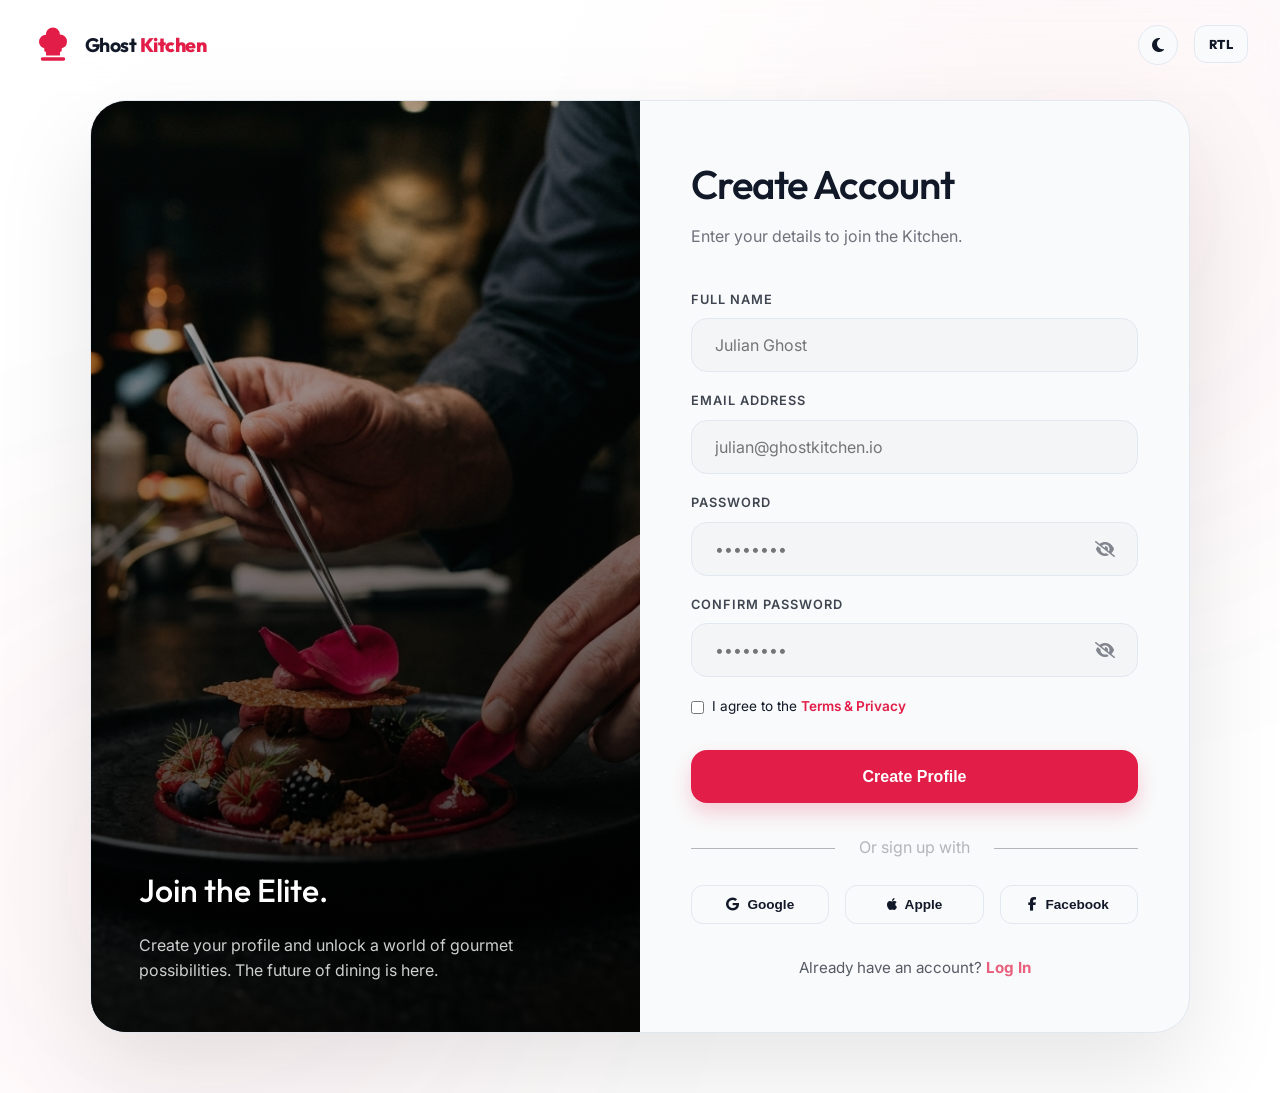
<file: pages/signup.html>
<!DOCTYPE html>
<html lang="en" data-theme="light">

<head>
    <meta charset="UTF-8">
    <meta name="viewport" content="width=device-width, initial-scale=1.0">
    <link rel="icon" type="image/svg+xml" href="../assets/images/ui/brand-icon.svg">
    <title>Sign Up | Ghost Kitchen - Join the Culinary Revolution</title>
    <meta name="description" content="Create your Ghost Kitchen account to access elite dining, secret menus, and chef-crafted experiences.">

    <!-- Google Fonts -->
    <link rel="preconnect" href="https://fonts.googleapis.com">
    <link rel="preconnect" href="https://fonts.gstatic.com" crossorigin>
    <link
        href="https://fonts.googleapis.com/css2?family=Inter:wght@400;500;600&family=Outfit:wght@400;500;600;700;800&display=swap"
        rel="stylesheet">

    <!-- Core Styles -->
    <link rel="stylesheet" href="../assets/css/style.css">
    <link rel="stylesheet" href="../assets/css/dark-mode.css">

    <!-- Navbar & Footer Styles -->
    <link rel="stylesheet" href="https://cdnjs.cloudflare.com/ajax/libs/font-awesome/6.4.0/css/all.min.css">
    <link rel="stylesheet" href="../assets/css/navbar-v4.css">
    <link rel="stylesheet" href="../assets/css/footer.css">
    <link rel="stylesheet" href="../assets/css/responsive.css">

    <script>
        (function () {
            const dir = localStorage.getItem('dir') || 'ltr';
            const theme = localStorage.getItem('theme') || 'light';
            document.documentElement.dir = dir;
            document.documentElement.setAttribute('data-theme', theme);
        })();
    </script>

    <style>
        .login-wrapper {
            min-height: 100vh;
            display: flex;
            align-items: center;
            justify-content: center;
            padding: 100px 20px 60px;
            background: var(--bg-color);
            position: relative;
            overflow: hidden;
            transition: padding 0.3s;
        }

        /* Abstract Glows */
        .login-glow {
            position: absolute;
            width: 50vw;
            height: 50vw;
            background: var(--primary-color);
            filter: blur(150px);
            opacity: 0.05;
            border-radius: 50%;
            z-index: 0;
        }

        .glow-1 { top: -10%; right: -10%; }
        .glow-2 { bottom: -10%; left: -10%; }

        .login-container {
            width: 100%;
            max-width: 1100px;
            background: var(--card-bg);
            border: 1px solid var(--border-light);
            border-radius: 36px;
            display: grid;
            grid-template-columns: 1fr 1fr;
            overflow: hidden;
            box-shadow: 0 40px 100px rgba(0, 0, 0, 0.1);
            position: relative;
            z-index: 1;
        }

        [data-theme="dark"] .login-container {
            border-color: var(--border-dark);
            box-shadow: 0 40px 100px rgba(0, 0, 0, 0.5);
        }

        .login-visual {
            position: relative;
            background: #111;
        }

        .login-visual img {
            width: 100%;
            height: 100%;
            object-fit: cover;
            opacity: 0.8;
            transition: transform 10s ease-in-out;
        }

        .login-visual:hover img {
            transform: scale(1.1);
        }

        .visual-overlay {
            position: absolute;
            inset: 0;
            background: linear-gradient(to bottom, transparent, rgba(0,0,0,0.8));
            padding: 3rem;
            display: flex;
            flex-direction: column;
            justify-content: flex-end;
            color: #fff;
        }

        .login-form-area {
            padding: clamp(2rem, 4vw, 4rem);
            display: flex;
            flex-direction: column;
            justify-content: center;
        }

        .form-header {
            margin-bottom: 2.5rem;
        }

        .form-header h2 {
            font-size: clamp(2rem, 4vw, 2.5rem);
            margin-bottom: 0.5rem;
            letter-spacing: -1px;
        }

        .form-header p {
            opacity: 0.6;
            font-size: clamp(0.9rem, 2vw, 1rem);
        }

        .input-group {
            margin-bottom: 1.2rem;
            position: relative;
        }

        .input-group label {
            display: block;
            font-size: 0.8rem;
            font-weight: 600;
            margin-bottom: 0.5rem;
            opacity: 0.8;
            text-transform: uppercase;
            letter-spacing: 1px;
        }

        .input-group input {
            width: 100%;
            padding: 1rem 1.4rem;
            background: rgba(128, 128, 128, 0.04);
            border: 1px solid var(--border-light);
            border-radius: 16px;
            color: var(--text-color);
            font-family: inherit;
            font-size: 1rem;
            transition: all 0.3s;
        }

        [data-theme="dark"] .input-group input {
            border-color: rgba(255, 255, 255, 0.1);
            background: rgba(255, 255, 255, 0.02);
        }

        .input-group input:focus {
            border-color: var(--primary-color);
            background: var(--bg-color);
            box-shadow: 0 0 0 4px rgba(225, 29, 72, 0.08);
            outline: none;
        }

        /* Password Toggle */
        .password-field-wrapper {
            position: relative;
        }

        .password-toggle {
            position: absolute;
            top: 50%;
            right: 1.4rem;
            transform: translateY(-50%);
            cursor: pointer;
            opacity: 0.5;
            transition: opacity 0.3s;
            z-index: 10;
        }

        [dir="rtl"] .password-toggle {
            right: auto;
            left: 1.4rem;
        }

        .password-toggle:hover { opacity: 1; }

        .form-options {
            display: flex;
            justify-content: space-between;
            align-items: center;
            margin-bottom: 2rem;
            font-size: 0.85rem;
            flex-wrap: wrap;
            gap: 1rem;
        }

        .checkbox-container {
            display: flex;
            align-items: center;
            gap: 0.5rem;
            cursor: pointer;
        }

        .btn-login {
            width: 100%;
            padding: 1.1rem;
            background: var(--primary-color);
            color: #fff;
            border: none;
            border-radius: 16px;
            font-size: 1rem;
            font-weight: 700;
            cursor: pointer;
            transition: all 0.3s;
            box-shadow: 0 10px 20px rgba(225, 29, 72, 0.2);
        }

        .btn-login:hover {
            background: var(--primary-hover);
            transform: translateY(-2px);
            box-shadow: 0 15px 30px rgba(225, 29, 72, 0.3);
        }

        .social-login {
            margin-top: 2rem;
            text-align: center;
        }

        .social-divider {
            display: flex;
            align-items: center;
            gap: 1.5rem;
            margin-bottom: 1.5rem;
            opacity: 0.3;
        }

        .social-divider::before,
        .social-divider::after {
            content: '';
            flex: 1;
            height: 1px;
            background: var(--text-color);
        }

        .social-btns {
            display: grid;
            grid-template-columns: repeat(3, 1fr);
            gap: 1rem;
        }

        .social-btn {
            padding: 0.7rem;
            border: 1px solid var(--border-light);
            border-radius: 12px;
            background: transparent;
            color: var(--text-color);
            cursor: pointer;
            transition: all 0.3s;
            display: flex;
            align-items: center;
            justify-content: center;
            gap: 0.5rem;
            font-weight: 600;
            font-size: 0.85rem;
        }

        .social-btn:hover {
            background: rgba(128, 128, 128, 0.05);
            border-color: var(--primary-color);
        }

        /* Minimal Auth Header */
        .auth-header {
            position: fixed;
            top: 0;
            left: 0;
            right: 0;
            padding: 1.5rem 2rem;
            display: flex;
            justify-content: space-between;
            align-items: center;
            z-index: 1000;
            background: transparent;
            width: 100%;
            transition: padding 0.3s;
        }

        /* Essential Reset for global ID conflicts */
        #main-header.auth-header {
            left: 0 !important;
            right: 0 !important;
            transform: none !important;
            width: 100% !important;
            max-width: 100% !important;
            border-radius: 0 !important;
            border: none !important;
            box-shadow: none !important;
            background: transparent !important;
            height: auto !important;
            top: 0 !important;
            padding: 1.5rem 2rem !important;
            display: flex !important;
            justify-content: space-between !important;
            align-items: center !important;
        }

        .auth-logo {
            display: flex;
            align-items: center;
            gap: 0.7rem;
            text-decoration: none;
        }

        .auth-logo img {
            width: 2.6rem;
            height: 2.6rem;
            display: block;
        }

        .auth-logo span {
            color: var(--text-color);
            font-family: 'Outfit', sans-serif;
            font-size: 1.22rem;
            font-weight: 700;
            letter-spacing: -0.5px;
        }

        .auth-logo strong {
            color: var(--primary-color);
            font-weight: 800;
        }

        .auth-utils {
            display: flex;
            gap: 1rem;
        }

        .auth-util-icon {
            width: 40px;
            height: 40px;
            display: flex;
            align-items: center;
            justify-content: center;
            border-radius: 50%;
            background: var(--card-bg);
            border: 1px solid var(--border-light);
            color: var(--text-color);
            cursor: pointer;
            transition: all 0.3s;
        }

        [data-theme="dark"] .auth-util-icon {
            border-color: var(--border-dark);
        }

        .auth-util-icon:hover {
            border-color: var(--primary-color);
            color: var(--primary-color);
        }

        /* RESPONSIVENESS */
        @media (max-width: 1024px) {
            .login-container { max-width: 900px; }
        }

        @media (max-width: 900px) {
            .login-container {
                grid-template-columns: 1fr;
                max-width: 550px;
                border-radius: 24px;
            }
            .login-visual { display: none; }
            .login-wrapper { padding: 80px 20px 40px; }
            .login-form-area { padding: 3rem 2rem; }
        }

        @media (max-width: 600px) {
            .auth-header { padding: 1rem !important; }
            .auth-logo img { width: 2.1rem; height: 2.1rem; }
            .auth-logo span { font-size: 1rem; }
            .social-btns { grid-template-columns: 1fr; }
            .login-container { border-radius: 20px; }
            .login-form-area { padding: 2.5rem 1.5rem; }
            .form-header h2 { font-size: 1.8rem; }
            .btn-login { padding: 1rem; font-size: 0.95rem; }
        }

        @media (max-height: 700px) {
            .login-wrapper { align-items: flex-start; }
            .login-container { margin-top: 2rem; }
        }
    </style>
</head>

<body data-theme="light">
    <header id="main-header" class="auth-header">
        <a href="../index.html" class="auth-logo" aria-label="Ghost Kitchen Home">
            <img src="../assets/images/ui/brand-chef-hat.svg" alt="" aria-hidden="true">
            <span>Ghost <strong>Kitchen</strong></span>
        </a>
        <div class="auth-utils">
            <div class="auth-util-icon" id="theme-toggle" title="Toggle Theme"><i class="fas fa-moon"></i></div>
            <div class="auth-util-icon dir-toggle" id="dir-toggle" title="Toggle Direction"></div>
        </div>
    </header>

    <main class="login-wrapper">
        <div class="login-glow glow-1"></div>
        <div class="login-glow glow-2"></div>

        <section class="login-container">
            <div class="login-visual">
                <img src="../assets/images/hero/signup_hero.png" alt="Ghost Kitchen Ambiance">
                <div class="visual-overlay">
                    <h3 style="font-size: 2rem; margin-bottom: 1rem;">Join the Elite.</h3>
                    <p style="opacity: 0.8; line-height: 1.6;">Create your profile and unlock a world of gourmet possibilities. The future of dining is here.</p>
                </div>
            </div>

            <div class="login-form-area">
                <div class="form-header">
                    <h2>Create Account</h2>
                    <p>Enter your details to join the Kitchen.</p>
                </div>

                <form>
                    <div class="input-group">
                        <label for="fullname">Full Name</label>
                        <input type="text" id="fullname" placeholder="Julian Ghost" required>
                    </div>
                    <div class="input-group">
                        <label for="email">Email Address</label>
                        <input type="email" id="email" placeholder="julian@ghostkitchen.io" required>
                    </div>
                    <div class="input-group">
                        <label for="password">Password</label>
                        <div class="password-field-wrapper">
                            <input type="password" id="password" placeholder="••••••••" required>
                            <i class="fas fa-eye-slash password-toggle" onclick="togglePasswordVisibility('password', this)"></i>
                        </div>
                    </div>
                    <div class="input-group">
                        <label for="confirm-password">Confirm Password</label>
                        <div class="password-field-wrapper">
                            <input type="password" id="confirm-password" placeholder="••••••••" required>
                            <i class="fas fa-eye-slash password-toggle" onclick="togglePasswordVisibility('confirm-password', this)"></i>
                        </div>
                    </div>

                    <div class="form-options">
                        <label class="checkbox-container">
                            <input type="checkbox" required>
                            <span>I agree to the <a href="#" style="color: var(--primary-color); text-decoration: none; font-weight: 600;">Terms & Privacy</a></span>
                        </label>
                    </div>

                    <button type="submit" class="btn-login">Create Profile</button>

                    <div class="social-login">
                        <div class="social-divider">
                            <span>Or sign up with</span>
                        </div>
                        <div class="social-btns">
                            <button type="button" class="social-btn">
                                <i class="fab fa-google"></i> Google
                            </button>
                            <button type="button" class="social-btn">
                                <i class="fab fa-apple"></i> Apple
                            </button>
                            <button type="button" class="social-btn">
                                <i class="fab fa-facebook-f"></i> Facebook
                            </button>
                        </div>
                    </div>

                    <p style="text-align: center; margin-top: 2rem; font-size: 0.95rem; opacity: 0.7;">
                        Already have an account? <a href="login.html" style="color: var(--primary-color); font-weight: 700; text-decoration: none;">Log In</a>
                    </p>
                </form>
            </div>
        </section>
    </main>

    <script src="../assets/js/main.js"></script>
    <script src="../assets/js/navbar-v4.js"></script>
</body>

</html>
</file>
<file: assets/css/style.css>
@charset "UTF-8";

:root {
    /* Rose & Charcoal Theme */
    --primary-color: #e11d48;
    /* Rose-600 */
    --primary-hover: #be123c;
    /* Rose-700 */
    --secondary-color: #0f0f0f;
    /* Neutral Charcoal */
    --accent-color: #fff1f2;
    /* Rose-50 */

    /* Light Mode Palette */
    --bg-light: #ffffff;
    --text-light: #111827;
    --card-bg-light: #f9fafb;
    --border-light: #e2e8f0;
    /* Light Grey */

    /* Dark Mode Palette — pure neutral grey, no blue tints */
    --bg-dark: #0e0e0e;
    --text-dark: #e8e8e8;
    --card-bg-dark: #1a1a1a;
    --border-dark: rgba(200, 200, 200, 0.15);
    /* Soft Grey */

    --bg-color: var(--bg-light);
    --text-color: var(--text-light);
    --card-bg: var(--card-bg-light);
    --border-color: var(--border-light);
    --section-bg-alt: var(--accent-color);

    /* Typography */
    --font-main: 'Inter', sans-serif;
    --font-heading: 'Outfit', sans-serif;

    /* Spacing & Effects */
    --spacing-md: 4rem;
    --spacing-lg: 8rem;
    --shadow-sm: 0 4px 6px rgba(0, 0, 0, 0.05);
    --shadow-md: 0 10px 30px rgba(0, 0, 0, 0.08);
    --radius-lg: 20px;
    --radius-full: 50px;
    --transition: all 0.4s cubic-bezier(0.165, 0.84, 0.44, 1);
}

[data-theme="dark"] {
    --bg-color: #0e0e0e;
    --text-color: #e8e8e8;
    --card-bg: #1a1a1a;
    --border-color: #2e2e2e;
    --section-bg-alt: #141414;
    --accent-color: #1c1c1c;
    --shadow-sm: 0 4px 6px rgba(0, 0, 0, 0.35);
    --shadow-md: 0 10px 30px rgba(0, 0, 0, 0.5);
}

* {
    margin: 0;
    padding: 0;
    box-sizing: border-box;
}

html {
    overflow-x: hidden;
    width: 100%;
}

body {
    width: 100%;
}

body {
    font-family: var(--font-main);
    background-color: var(--bg-color);
    color: var(--text-color);
    line-height: 1.6;
    transition: background-color 0.4s, color 0.4s;
    position: relative;
    -webkit-font-smoothing: antialiased;
}

/* Heading weight hierarchy */
h1 {
    font-family: var(--font-heading);
    font-weight: 600;
}

h2 {
    font-family: var(--font-heading);
    font-weight: 550;
}

h3 {
    font-family: var(--font-heading);
    font-weight: 500;
}

h4,
h5,
h6 {
    font-family: var(--font-heading);
    font-weight: 400;
}

a {
    text-decoration: none;
    color: inherit;
    transition: var(--transition);
}

ul {
    list-style: none;
}

img {
    max-width: 100%;
    display: block;
}

.container {
    width: 92%;
    max-width: 1300px;
    margin: 0 auto;
    padding: 0 1rem;
}

/* Base Components */
.btn {
    display: inline-block;
    padding: 0.8rem 2.2rem;
    border-radius: 50px;
    font-weight: 600;
    cursor: pointer;
    border: none;
    transition: var(--transition);
    text-align: center;
}

.btn-primary {
    background-color: var(--primary-color);
    color: white;
}

.btn-primary:hover {
    background-color: var(--primary-hover);
    transform: translateY(-2px);
    box-shadow: 0 10px 20px rgba(225, 29, 72, 0.2);
}

.btn-secondary {
    background-color: rgba(17, 24, 39, 0.05);
    color: var(--secondary-color);
    border: 1px solid var(--border-color);
}

.btn-secondary:hover {
    background-color: rgba(17, 24, 39, 0.08);
    transform: translateY(-2px);
    border-color: rgba(17, 24, 39, 0.15);
}

.section {
    padding: clamp(3.5rem, 8vw, 7rem) 0;
    position: relative;
    overflow: hidden;
}

/* Layout Utilities */
.grid-2 {
    display: grid;
    grid-template-columns: repeat(2, 1fr);
    gap: 3rem;
    align-items: center;
}

.grid-3 {
    display: grid;
    grid-template-columns: repeat(3, 1fr);
    gap: 2.5rem;
}

.grid-4 {
    display: grid;
    grid-template-columns: repeat(4, 1fr);
    gap: 2rem;
}

.flex {
    display: flex;
    gap: 1.5rem;
}

.flex-center {
    display: flex;
    align-items: center;
    justify-content: center;
}

.flex-between {
    display: flex;
    align-items: center;
    justify-content: space-between;
}

.flex-column {
    display: flex;
    flex-direction: column;
}

.text-center {
    text-align: center;
}

.text-left {
    text-align: left;
}

.text-right {
    text-align: right;
}

.mx-auto {
    margin-left: auto;
    margin-right: auto;
}

.w-full {
    width: 100%;
}

.h-full {
    height: 100%;
}

/* Responsive Grid Adjustments */
@media (max-width: 1024px) {
    .grid-4 {
        grid-template-columns: repeat(2, 1fr);
    }

    .grid-3 {
        grid-template-columns: repeat(2, 1fr);
    }

    .grid-2 {
        grid-template-columns: 1fr;
    }
}

@media (max-width: 768px) {

    .grid-4,
    .grid-3 {
        grid-template-columns: 1fr;
    }

    .container {
        width: 100%;
        padding-left: 1.25rem;
        padding-right: 1.25rem;
        box-sizing: border-box;
    }
}

/* Section Headers */
.section-header {
    margin-bottom: clamp(2rem, 6vw, 4rem);
    max-width: 700px;
    box-sizing: border-box;
    width: 100%;
}

.section-header.center {
    margin-left: auto;
    margin-right: auto;
    text-align: center;
}

.section-title {
    font-size: clamp(2rem, 5vw, 3.5rem);
    font-weight: 600;
    /* Section-level heading: always 600 */
    line-height: 1.1;
    margin-bottom: 1.5rem;
}

.section-subtitle {
    color: var(--primary-color);
    font-weight: 600;
    text-transform: uppercase;
    letter-spacing: 2px;
    font-size: 0.9rem;
    margin-bottom: 0.8rem;
    display: block;
}

/* Image Standards */
.img-cover {
    width: 100%;
    height: 100%;
    object-fit: cover;
    border-radius: var(--radius-lg);
}

.img-fluid {
    width: 100%;
    height: auto;
    border-radius: var(--radius-lg);
}

/* Scroll Reveal Animations */
.reveal {
    opacity: 0;
    transform: translateY(30px);
    transition: opacity 0.8s cubic-bezier(0.165, 0.84, 0.44, 1), transform 0.8s cubic-bezier(0.165, 0.84, 0.44, 1);
}

.reveal.active {
    opacity: 1;
    transform: translateY(0);
}

.hover-lift:hover {
    transform: translateY(-10px);
    box-shadow: var(--shadow-md);
}

/* Hero Collage (V4 Design) */
.hero-collage {
    position: relative;
    width: 100%;
    height: 500px;
    display: flex;
    justify-content: center;
    align-items: center;
    transform: scale(0.9);
    /* Slightly reduced size per user request */
}

.hero-collage .main-food {
    width: 380px;
    height: 480px;
    position: relative;
    z-index: 2;
}

.hero-collage .sub-food-1 {
    position: absolute;
    top: 50px;
    right: 10px;
    z-index: 3;
    width: 200px !important;
    height: 200px !important;
}

.hero-collage .sub-food-2 {
    position: absolute;
    bottom: 20px;
    left: 20px;
    z-index: 4;
    width: 180px !important;
    height: 180px !important;
}

.hero-collage .v4-badge {
    position: absolute;
    background: rgba(248, 248, 248, 0.85);
    backdrop-filter: blur(15px);
    -webkit-backdrop-filter: blur(15px);
    border: 1px solid rgba(180, 180, 180, 0.35);
    padding: 0.6rem 0.8rem;
    border-radius: 50px;
    display: flex;
    align-items: center;
    gap: 0.5rem;
    font-weight: 700;
    color: #111827;
    /* Dark charcoal text for readability */
    box-shadow: 0 15px 35px rgba(0, 0, 0, 0.15);
    z-index: 5;
}

.hero-collage .v4-badge-1 {
    top: 15%;
    left: 5%;
}

.hero-collage .v4-badge-2 {
    bottom: 15%;
    right: 5%;
}
</file>
<file: assets/css/dark-mode.css>
/* ================================================================
   Ghost Kitchen - Dark Mode
   Neutral black and grey palette with stronger text contrast.
   Heading hierarchy:
   - Main section headings / h1: 600
   - Inner h2: 550
   - Inner h3: 500
   - h4-h6: 400
   ================================================================ */

@import url('https://fonts.googleapis.com/css2?family=Outfit:wght@400..700&display=swap');

[data-theme="dark"] {
    --bg-color: #080808;
    --text-color: #e2e2e2;
    --card-bg: #141414;
    --border-color: #2a2a2a;
    --section-bg-alt: #101010;
    --accent-color: #181818;
    --shadow-sm: 0 6px 18px rgba(0, 0, 0, 0.34);
    --shadow-md: 0 18px 42px rgba(0, 0, 0, 0.52);
}

/* Base surfaces */
[data-theme="dark"] body,
[data-theme="dark"] main,
[data-theme="dark"] section {
    background-color: var(--bg-color);
    color: var(--text-color);
}

[data-theme="dark"] .bg-alt,
[data-theme="dark"] .section.bg-alt,
[data-theme="dark"] .menu-board,
[data-theme="dark"] .faq-section,
[data-theme="dark"] .app-section,
[data-theme="dark"] .pulse-section,
[data-theme="dark"] .tech-section,
[data-theme="dark"] .gallery-section,
[data-theme="dark"] .elite-section,
[data-theme="dark"] .philosophy-section,
[data-theme="dark"] .chef-section,
[data-theme="dark"] .story-section {
    background-color: var(--section-bg-alt);
}

/* Heading hierarchy */
[data-theme="dark"] h1,
[data-theme="dark"] .section-title,
[data-theme="dark"] .hero-title,
[data-theme="dark"] .about-hero h1,
[data-theme="dark"] .services-hero h1,
[data-theme="dark"] .menu-hero h1,
[data-theme="dark"] .blog-hero h1,
[data-theme="dark"] .contact-hero h1 {
    color: #f2f2f2;
    font-weight: 600;
}

[data-theme="dark"] h2,
[data-theme="dark"] .card h2,
[data-theme="dark"] .featured-content h2,
[data-theme="dark"] .story-content h2,
[data-theme="dark"] .about-story-copy h2,
[data-theme="dark"] .form-panel h2 {
    color: #ededed;
    font-weight: 550;
}

[data-theme="dark"] h3,
[data-theme="dark"] .card h3,
[data-theme="dark"] .card-title,
[data-theme="dark"] .feature-card h3,
[data-theme="dark"] .service-card h3,
[data-theme="dark"] .dish-card h3 {
    color: #e0e0e0;
    font-weight: 500;
}

[data-theme="dark"] h4,
[data-theme="dark"] h5,
[data-theme="dark"] h6 {
    color: #cccccc;
    font-weight: 400;
}

/* Body copy and links */
[data-theme="dark"] p,
[data-theme="dark"] li,
[data-theme="dark"] label,
[data-theme="dark"] td,
[data-theme="dark"] th,
[data-theme="dark"] blockquote,
[data-theme="dark"] .brand-desc,
[data-theme="dark"] .hero-desc,
[data-theme="dark"] .about-desc,
[data-theme="dark"] .section-desc,
[data-theme="dark"] .card-text,
[data-theme="dark"] .faq-answer-inner,
[data-theme="dark"] .newsletter-form,
[data-theme="dark"] .form-header p,
[data-theme="dark"] .visual-overlay p {
    color: #cfcfcf;
}

[data-theme="dark"] a:not(.btn):not(.btn-cta):not(.btn-secondary-nav):not(.social-circle) {
    color: #d7d7d7;
}

[data-theme="dark"] a:not(.btn):not(.btn-cta):not(.btn-secondary-nav):not(.social-circle):hover {
    color: #f1f1f1;
}

/* Remove low-contrast opacity treatments used in light mode */
[data-theme="dark"] [style*="opacity: 0.6"],
[data-theme="dark"] [style*="opacity:0.6"],
[data-theme="dark"] [style*="opacity: 0.7"],
[data-theme="dark"] [style*="opacity:0.7"],
[data-theme="dark"] [style*="opacity: 0.8"],
[data-theme="dark"] [style*="opacity:0.8"] {
    opacity: 1 !important;
}

[data-theme="dark"] [style*="color: #111827"],
[data-theme="dark"] [style*="color:#111827"],
[data-theme="dark"] [style*="color: #0f172a"],
[data-theme="dark"] [style*="color:#0f172a"] {
    color: #d5d5d5 !important;
}

/* Cards and elevated components */
[data-theme="dark"] .card,
[data-theme="dark"] .dish-card,
[data-theme="dark"] .feature-card,
[data-theme="dark"] .feature-card-premium,
[data-theme="dark"] .service-card,
[data-theme="dark"] .info-card,
[data-theme="dark"] .menu-card,
[data-theme="dark"] .mvv-card,
[data-theme="dark"] .green-card,
[data-theme="dark"] .featured-card,
[data-theme="dark"] .blog-card,
[data-theme="dark"] .faq-item,
[data-theme="dark"] .glass-card,
[data-theme="dark"] .login-container,
[data-theme="dark"] .form-panel,
[data-theme="dark"] .newsletter-input,
[data-theme="dark"] .cta-section,
[data-theme="dark"] .v4-badge {
    background: #141414;
    border-color: #2d2d2d;
    box-shadow: var(--shadow-sm);
    color: #dddddd;
}

[data-theme="dark"] .v4-badge,
[data-theme="dark"] .hero-collage .v4-badge {
    background: rgba(20, 20, 20, 0.96);
    color: #e0e0e0;
    border-color: #303030;
}

[data-theme="dark"] .dish-card:hover,
[data-theme="dark"] .feature-card-premium:hover,
[data-theme="dark"] .service-card:hover,
[data-theme="dark"] .info-card:hover,
[data-theme="dark"] .card:hover {
    box-shadow: var(--shadow-md);
}

/* Inputs and forms */
[data-theme="dark"] input,
[data-theme="dark"] textarea,
[data-theme="dark"] select {
    background-color: #121212;
    border-color: #323232;
    color: #e0e0e0;
}

[data-theme="dark"] input::placeholder,
[data-theme="dark"] textarea::placeholder {
    color: #8b8b8b;
}

[data-theme="dark"] input:focus,
[data-theme="dark"] textarea:focus,
[data-theme="dark"] select:focus {
    border-color: #5a5a5a;
    box-shadow: 0 0 0 3px rgba(255, 255, 255, 0.06);
    outline: none;
}

/* Neutral secondary controls */
[data-theme="dark"] .btn-secondary,
[data-theme="dark"] .btn-secondary-nav,
[data-theme="dark"] .util-icon,
[data-theme="dark"] .auth-util-icon,
[data-theme="dark"] .dir-toggle,
[data-theme="dark"] .social-btn {
    background: #171717;
    border-color: #323232;
    color: #e2e2e2 !important;
}

[data-theme="dark"] .btn-secondary:hover,
[data-theme="dark"] .btn-secondary-nav:hover,
[data-theme="dark"] .util-icon:hover,
[data-theme="dark"] .auth-util-icon:hover,
[data-theme="dark"] .dir-toggle:hover,
[data-theme="dark"] .social-btn:hover {
    background: #212121;
    border-color: #444444;
    color: #ffffff !important;
}

/* Navbar, mobile menu, footer */
[data-theme="dark"] #main-header {
    background: rgba(8, 8, 8, 0.9);
    border-color: rgba(78, 78, 78, 0.34);
}

[data-theme="dark"] #main-header.scrolled {
    background: rgba(5, 5, 5, 0.96);
    border-color: rgba(74, 74, 74, 0.34);
    box-shadow: 0 12px 36px rgba(0, 0, 0, 0.45);
}

[data-theme="dark"] .mobile-menu {
    background: rgba(8, 8, 8, 0.98);
    border-top: 1px solid #1d1d1d;
}

[data-theme="dark"] .mobile-nav-link,
[data-theme="dark"] .mobile-dropdown-link,
[data-theme="dark"] .nav-link,
[data-theme="dark"] .nav-logo-text,
[data-theme="dark"] .footer-brand .nav-logo-text {
    color: #e3e3e3;
}

[data-theme="dark"] .site-footer {
    background: #050505;
    border-top: 1px solid #1a1a1a;
}

[data-theme="dark"] .footer-links a,
[data-theme="dark"] .footer-bottom p,
[data-theme="dark"] .footer-legal a,
[data-theme="dark"] .footer-newsletter p {
    color: #b7b7b7;
}

[data-theme="dark"] .footer-links a:hover,
[data-theme="dark"] .footer-legal a:hover {
    color: #f1f1f1;
}

/* Shared borders and dividers */
[data-theme="dark"] hr,
[data-theme="dark"] .divider,
[data-theme="dark"] .footer-top,
[data-theme="dark"] .footer-bottom,
[data-theme="dark"] .faq-item,
[data-theme="dark"] .menu-controls,
[data-theme="dark"] .category-block,
[data-theme="dark"] .form-panel,
[data-theme="dark"] .glass-card {
    border-color: #262626;
}
</file>
<file: assets/css/navbar-v4.css>
/* 
 * Ghost Kitchen Ultra-Premium Navbar V4.2
 * Structured Dropdowns & Cinematic Glassmorphism
 */

:root {
    --nav-pill-height: 70px;
    --nav-blur: 25px;
    --nav-border: rgba(160, 160, 160, 0.20);  /* light-grey outline */
    --nav-bg-light: rgba(255, 255, 255, 0.75);
    --nav-bg-dark: rgba(10, 10, 10, 0.92);
    --nav-accent: #e11d48;
    /* Rose-600 */
    --nav-text-light: #111827;
    --nav-text-dark: #f9fafb;
    --nav-z: 999999;
}

#main-header {
    position: fixed;
    top: 20px;
    left: 50%;
    transform: translateX(-50%);
    width: 92%;
    max-width: 1400px;
    height: var(--nav-pill-height);
    background: var(--nav-bg-light);
    backdrop-filter: blur(var(--nav-blur));
    -webkit-backdrop-filter: blur(var(--nav-blur));
    border: 1px solid var(--nav-border);
    border-radius: 100px;
    z-index: var(--nav-z);
    transition: all 0.6s cubic-bezier(0.165, 0.84, 0.44, 1);
    display: flex;
    align-items: center;
    padding: 0 40px;
    box-shadow: 0 20px 50px rgba(0, 0, 0, 0.1);
}

#main-header.scrolled {
    top: 10px;
    width: 95%;
    background: rgba(255, 255, 255, 0.85);
}

[data-theme="dark"] #main-header {
    background: var(--nav-bg-dark);
    border-color: rgba(80, 80, 80, 0.30);  /* dark-mode: mid-grey border */
}

[data-theme="dark"] #main-header.scrolled {
    background: rgba(8, 8, 8, 0.96);
    border-color: rgba(70, 70, 70, 0.25);
}

.nav-container {
    width: 100%;
    display: flex;
    justify-content: space-between;
    align-items: center;
}

/* Logo */
.nav-logo-link {
    display: flex;
    align-items: center;
    gap: 0.7rem;
    text-decoration: none;
    line-height: 1;
}

.nav-logo-icon {
    width: 2.35rem;
    height: 2.35rem;
    flex-shrink: 0;
    transition: transform 0.4s cubic-bezier(0.34, 1.56, 0.64, 1), filter 0.3s ease;
}

.nav-logo-link:hover .nav-logo-icon {
    transform: rotate(-10deg) scale(1.15);
    filter: drop-shadow(0 10px 18px rgba(225, 29, 72, 0.22));
}

.nav-logo-text {
    font-family: 'Outfit', sans-serif;
    font-size: 1.22rem;
    font-weight: 700;
    color: var(--nav-text-light);
    letter-spacing: -0.6px;
    text-transform: none;
}

[data-theme="dark"] .nav-logo-text {
    color: var(--nav-text-dark);
}

.nav-logo-text strong {
    color: var(--nav-accent);
    font-weight: 800;
}

/* Navigation Links */
.nav-links {
    display: flex;
    gap: 1.5rem;
    list-style: none;
    margin: 0;
    padding: 0;
}

.nav-item {
    position: relative;
    padding: 1rem 0;
}

.nav-link {
    font-weight: 600;
    font-size: 0.95rem;
    color: var(--nav-text-light);
    opacity: 0.7;
    transition: 0.3s;
    text-decoration: none;
    display: flex;
    align-items: center;
    gap: 0.4rem;
}

[data-theme="dark"] .nav-link {
    color: var(--nav-text-dark);
}

.nav-link i {
    font-size: 0.7rem;
    transition: transform 0.3s;
}

.nav-link:hover,
.nav-item:hover>.nav-link {
    opacity: 1;
    color: var(--nav-accent);
}

.nav-item:hover .nav-link i {
    transform: rotate(180deg);
}

/* Active Link States */
.nav-link.active {
    opacity: 1;
    color: var(--nav-accent);
    text-shadow: 0 0 15px rgba(225, 29, 72, 0.4);
}

.nav-link.active-parent {
    opacity: 1;
    color: var(--nav-accent);
}

.dropdown-link.active {
    background: var(--nav-accent);
    color: white !important;
}

/* Dropdown Menu (Desktop) */
.dropdown-menu {
    position: absolute;
    top: 100%;
    left: 50%;
    transform: translateX(-50%) translateY(10px);
    background: var(--nav-bg-light);
    backdrop-filter: blur(var(--nav-blur));
    -webkit-backdrop-filter: blur(var(--nav-blur));
    border: 1px solid var(--nav-border);
    border-radius: 20px;
    min-width: 200px;
    padding: 1rem;
    list-style: none;
    box-shadow: 0 15px 40px rgba(0, 0, 0, 0.1);
    opacity: 0;
    visibility: hidden;
    transition: all 0.4s cubic-bezier(0.165, 0.84, 0.44, 1);
}

[data-theme="dark"] .dropdown-menu {
    background: var(--nav-bg-dark);
}

.nav-item:hover .dropdown-menu {
    opacity: 1;
    visibility: visible;
    transform: translateX(-50%) translateY(0);
}

.dropdown-link {
    display: block;
    padding: 0.7rem 1.2rem;
    color: var(--nav-text-light);
    text-decoration: none;
    font-weight: 500;
    border-radius: 12px;
    transition: 0.3s;
    font-size: 0.9rem;
    white-space: nowrap;
}

[data-theme="dark"] .dropdown-link {
    color: var(--nav-text-dark);
}

.dropdown-link:hover {
    background: var(--nav-accent);
    color: white !important;
}

/* Utilities */
.nav-utils {
    display: flex;
    align-items: center;
    gap: 0.8rem;
}

.util-icon {
    width: 38px;
    height: 38px;
    display: flex;
    align-items: center;
    justify-content: center;
    border-radius: 50%;
    background: rgba(0, 0, 0, 0.03);
    cursor: pointer;
    transition: 0.3s;
}

[data-theme="dark"] .util-icon {
    background: rgba(255, 255, 255, 0.05);
}

.util-icon:hover {
    background: var(--nav-accent);
    color: white;
}

.dir-toggle {
    width: auto !important;
    padding: 0 14px;
    font-size: 0.8rem; /* Slightly larger for clarity */
    font-weight: 800;
    font-family: 'Outfit', sans-serif;
    border: 1px solid var(--nav-border);
    background: transparent;
    letter-spacing: 0.5px;
    height: 38px !important; /* Unified with util-icon height */
    border-radius: 12px !important; /* Match brand radius */
    display: flex;
    align-items: center;
    justify-content: center;
}

[data-theme="dark"] .dir-toggle {
    border-color: rgba(255, 255, 255, 0.15);
}

.dir-toggle:hover {
    background: var(--nav-accent);
    border-color: var(--nav-accent);
    color: white;
}

.btn-cta {
    background: var(--nav-accent);
    color: white !important;
    padding: 0.7rem 1.5rem;
    border-radius: 50px;
    font-weight: 600;
    font-size: 0.85rem;
    text-decoration: none;
    transition: 0.3s;
}

.btn-cta:hover {
    transform: translateY(-2px);
    box-shadow: 0 8px 25px rgba(225, 29, 72, 0.25);
}

.btn-secondary-nav {
    border: 1.5px solid var(--nav-accent);
    color: var(--nav-accent) !important;
    padding: 0.7rem 1.5rem;
    border-radius: 50px;
    font-weight: 600;
    font-size: 0.85rem;
    text-decoration: none;
    transition: 0.3s;
    background: transparent;
}

[data-theme="dark"] .btn-secondary-nav {
    border-color: rgba(225, 29, 72, 0.4);
    color: #e8e8e8 !important;
}

.btn-secondary-nav:hover {
    background: var(--nav-accent);
    color: white !important;
    transform: translateY(-2px);
}

/* Mobile Toggle */
.mobile-toggle {
    display: none;
    flex-direction: column;
    gap: 6px;
    cursor: pointer;
    z-index: calc(var(--nav-z) + 20);
}

.mobile-toggle span {
    width: 28px;
    height: 2px;
    background: var(--nav-text-light);
    transition: 0.3s;
}

[data-theme="dark"] .mobile-toggle span {
    background: var(--nav-text-dark);
}

#main-header.menu-open .mobile-toggle span:nth-child(1) {
    transform: translateY(8px) rotate(45deg);
}

#main-header.menu-open .mobile-toggle span:nth-child(2) {
    opacity: 0;
}

#main-header.menu-open .mobile-toggle span:nth-child(3) {
    transform: translateY(-8px) rotate(-45deg);
}

/* Mobile Menu */
.mobile-menu {
    position: fixed;
    top: 0;
    left: 0;
    width: 100%;
    height: 100vh;
    background: rgba(255, 255, 255, 0.98);
    backdrop-filter: blur(35px);
    -webkit-backdrop-filter: blur(35px);
    z-index: calc(var(--nav-z) - 1);
    display: flex;
    flex-direction: column;
    padding-top: 100px;
    transform: translateY(-100%);
    transition: all 0.6s cubic-bezier(1, 0, 0, 1);
    visibility: hidden;
    opacity: 0;
    overflow-y: auto;
}

[data-theme="dark"] .mobile-menu {
    background: rgba(8, 8, 8, 0.98);
}

#main-header.menu-open .mobile-menu {
    transform: translateY(0);
    visibility: visible;
    opacity: 1;
}

#main-header.menu-open {
    top: 0 !important;
    width: 100% !important;
    border-radius: 0 !important;
}

.mobile-nav-list {
    list-style: none;
    padding: 0 40px;
}

.mobile-nav-item {
    margin-bottom: 1.5rem;
}

.mobile-nav-link {
    font-size: 16px;
    font-weight: 600;
    color: var(--nav-text-light);
    text-transform: uppercase;
    text-decoration: none;
    display: flex;
    justify-content: space-between;
    align-items: center;
}

[data-theme="dark"] .mobile-nav-link {
    color: var(--nav-text-dark);
}

.mobile-nav-link i {
    font-size: 0.8rem;
}

/* Mobile Dropdown */
.mobile-dropdown {
    list-style: none;
    padding-left: 1.5rem;
    max-height: 0;
    overflow: hidden;
    transition: max-height 0.4s ease;
}

.has-mobile-dropdown.expanded .mobile-dropdown {
    max-height: 500px;
    margin-top: 1rem;
}

.mobile-dropdown-link {
    display: block;
    padding: 0.6rem 0;
    color: var(--nav-text-light);
    opacity: 0.6;
    text-decoration: none;
    font-weight: 600;
    font-size: 14px;
}

[data-theme="dark"] .mobile-dropdown-link {
    color: var(--nav-text-dark);
}

.mobile-nav-link.active {
    color: var(--nav-accent);
    opacity: 1;
}

.mobile-dropdown-link.active {
    color: var(--nav-accent);
    opacity: 1;
}

@media (max-width: 1050px) {
    #main-header {
        padding: 0 20px;
        height: 60px;
        top: 15px;
        width: 94%;
    }

    .nav-links,
    .btn-order-desktop,
    .btn-login-desktop,
    .nav-utils .btn-cta {
        display: none;
    }

    .mobile-toggle {
        display: flex;
        padding: 5px;
        /* More hit area */
        margin-right: -10px;
    }

    .nav-logo-icon {
        width: 2rem;
        height: 2rem;
    }

    .nav-logo-text {
        font-size: 1.05rem;
    }

    .nav-utils {
        gap: 0.5rem;
    }
}

body.no-scroll {
    overflow: hidden;
}
</file>
<file: assets/css/rtl.css>
/* 
    Ghost Kitchen RTL Support Style - V1.1
    Flipping the layout for a seamless Right-to-Left experience.
*/

[dir="rtl"] body {
    text-align: right;
}

[dir="rtl"] .container {
    direction: rtl;
}

/* Navbar Flipping */
[dir="rtl"] .navbar-v4 .nav-container {
    gap: 2.5rem;
}

[dir="rtl"] .navbar-v4 .nav-links {
    margin-right: 0;
    margin-left: 0;
}

[dir="rtl"] .navbar-v4 .nav-item.has-dropdown .fa-chevron-down {
    margin-right: 0.5rem;
    margin-left: 0;
}

[dir="rtl"] .navbar-v4 .dropdown-menu {
    right: auto;
    left: 0;
    text-align: right;
}

[dir="rtl"] .navbar-v4 .util-icon {
    margin-left: 0;
    margin-right: 0.5rem;
}

/* Hero Section */
[dir="rtl"] .hero-content {
    text-align: right;
}

/* badges will automatically reverse layout in rtl */

/* Flip Hero Badge Positioning */
[dir="rtl"] .hero-collage .v4-badge-1 {
    right: auto;
    left: -5%;
}

[dir="rtl"] .hero-collage .v4-badge-2 {
    right: auto;
    left: 10%;
}

@media (max-width: 768px) {
    [dir="rtl"] .v4-badge-1 {
        right: auto;
        left: 0;
        transform: translate(-20%, -20%);
    }

    [dir="rtl"] .v4-badge-2 {
        left: auto;
        right: 0;
        transform: translate(20%, 20%);
    }
}

/* Section Common */
[dir="rtl"] .section-header.center {
    text-align: center;
}

[dir="rtl"] .section-header:not(.center) {
    text-align: right;
}

/* Dish Card & Carousel */
[dir="rtl"] .dish-info {
    text-align: right;
}

[dir="rtl"] .fa-arrow-left { transform: rotate(180deg); }
[dir="rtl"] .fa-arrow-right { transform: rotate(180deg); }
[dir="rtl"] .fa-chevron-down { margin-right: 0.4rem; margin-left: 0; }

/* Features Grid */
[dir="rtl"] .grid-4, 
[dir="rtl"] .grid-3, 
[dir="rtl"] .grid-2 {
    direction: rtl;
}

[dir="rtl"] .feature-card, 
[dir="rtl"] .elite-card {
    text-align: right;
}

/* Narrative Story */
[dir="rtl"] .story-content {
    text-align: right;
}

[dir="rtl"] .story-img-sub {
    right: auto;
    left: 0;
}

/* Tech Section */
[dir="rtl"] .tech-section .reveal:first-child {
    text-align: right;
}

[dir="rtl"] .The_tech_edge_list {
    text-align: right !important;
}

[dir="rtl"] #signature-next i,
[dir="rtl"] #signature-prev i {
    transform: rotate(180deg);
}

/* App Promotion Section */
[dir="rtl"] .app-content {
    text-align: right !important;
}

[dir="rtl"] .app-features {
    text-align: right !important;
}

[dir="rtl"] .app-download {
    justify-content: flex-start;
}

[dir="rtl"] .btn-download div {
    text-align: right !important;
}

[dir="rtl"] .btn-download svg {
    margin-left: 0.8rem;
    margin-right: 0;
}

/* FAQ Mobile */
[dir="rtl"] .faq-icon {
    margin-right: auto;
    margin-left: 0;
}

/* Footer Support */
[dir="rtl"] footer {
    text-align: right;
}

[dir="rtl"] footer ul {
    padding-right: 0;
    text-align: right;
}

[dir="rtl"] footer .logo {
    text-align: right;
}

/* Counter / Stats Section */
[dir="rtl"] .stats-grid {
    direction: rtl;
}

/* Utilities */
[dir="rtl"] .text-center {
    text-align: center !important;
}

[dir="rtl"] .btn i {
    margin-right: 0.5rem;
    margin-left: 0;
}

/* Forms, Inputs, and Buttons */
[dir="rtl"] .form-control {
    text-align: right;
}

[dir="rtl"] ::placeholder {
    text-align: right;
}

[dir="rtl"] .form-group label {
    left: auto;
    right: 0;
}

[dir="rtl"] .form-label {
    text-align: right;
}

[dir="rtl"] .contact-form-box {
    text-align: right;
}

[dir="rtl"] .info-item {
    text-align: right;
}

[dir="rtl"] .info-text {
    text-align: right;
}

[dir="rtl"] .contact-info h4 {
    text-align: right;
}

/* Service Picker (Order Page) */
[dir="rtl"] .service-picker {
    direction: rtl;
}

/* Buttons */
[dir="rtl"] .btn,
[dir="rtl"] .submit-btn {
    text-align: center;
}

/* Fix rightward arrows in buttons */
[dir="rtl"] .dir-icon {
    display: inline-block;
    transform: scaleX(-1);
    margin-right: 0.5rem;
    margin-left: 0;
}

/* Mobile Adjustments */
@media (max-width: 768px) {
    [dir="rtl"] .hero-content .flex-btns {
        flex-direction: column;
    }
    
    [dir="rtl"] .navbar-v4 .nav-utils {
        margin-left: 0;
        margin-right: auto;
    }

    [dir="rtl"] .mobile-dropdown {
        padding-left: 0;
        padding-right: 1.5rem;
        text-align: right;
    }
}
</file>
<file: assets/css/footer.css>
/* 
    Ghost Kitchen Premium Global Footer
    Dark charcoal aesthetic with rose accents
*/

.site-footer {
    background: #0f1111;
    color: #fff;
    padding: 5rem 0 0;
    font-family: var(--font-main, 'Inter', sans-serif);
    border-top: 1px solid rgba(140, 140, 140, 0.12);
    position: relative;
    overflow: hidden;
}

[data-theme="dark"] .site-footer {
    background: #0a0a0b;
}

/* Optional subtle background mesh */
.site-footer::before {
    content: '';
    position: absolute;
    top: -50%;
    right: -20%;
    width: 600px;
    height: 600px;
    background: radial-gradient(circle, rgba(225, 29, 72, 0.05) 0%, transparent 60%);
    border-radius: 50%;
    pointer-events: none;
}

.footer-top {
    display: grid;
    grid-template-columns: 2fr 1fr 1fr 1.5fr;
    gap: 4rem;
    padding-bottom: 4rem;
    border-bottom: 1px solid rgba(140, 140, 140, 0.15);
    position: relative;
    z-index: 2;
}

.footer-brand .footer-logo-brand {
    display: flex;
    align-items: center;
    gap: 0.5rem;
    font-family: var(--font-heading, 'Outfit', sans-serif);
    font-size: 1.8rem;
    font-weight: 600;
    color: #fff;
    margin-bottom: 1.2rem;
    letter-spacing: -0.5px;
}

.footer-brand .footer-brand-icon {
    width: 1.8rem;
    height: 1.8rem;
    flex-shrink: 0;
    transition: transform 0.4s cubic-bezier(0.34, 1.56, 0.64, 1);
}

.footer-brand .footer-logo-brand:hover .footer-brand-icon {
    transform: rotate(-10deg) scale(1.15);
}

.footer-brand .brand-desc {
    color: rgba(255, 255, 255, 0.6);
    line-height: 1.6;
    margin-bottom: 2rem;
    font-size: 0.95rem;
    max-width: 320px;
}

.footer-socials {
    display: flex;
    gap: 1rem;
}

.social-circle {
    width: 40px;
    height: 40px;
    border-radius: 50%;
    background: rgba(255, 255, 255, 0.05);
    display: flex;
    align-items: center;
    justify-content: center;
    color: #fff;
    font-size: 1rem;
    transition: background 0.3s ease, transform 0.3s ease, box-shadow 0.3s ease;
    text-decoration: none;
    border: 1px solid rgba(140, 140, 140, 0.20);
}

.social-circle:hover {
    background: var(--primary-color, #E11D48);
    border-color: var(--primary-color, #E11D48);
    transform: translateY(-5px);
    box-shadow: 0 10px 20px rgba(225, 29, 72, 0.3);
    color: #fff;
}

.footer-links h4 {
    font-family: var(--font-heading, 'Outfit', sans-serif);
    font-size: 1.2rem;
    color: #fff;
    margin-bottom: 1.5rem;
    font-weight: 600;
}

.footer-links ul {
    list-style: none;
    padding: 0;
    margin: 0;
    display: flex;
    flex-direction: column;
    gap: 1rem;
}

.footer-links a {
    color: rgba(255, 255, 255, 0.6);
    text-decoration: none;
    font-size: 0.95rem;
    transition: color 0.3s ease, transform 0.3s ease;
    display: inline-block;
}

.footer-links a:hover {
    color: var(--primary-color, #E11D48);
    transform: translateX(5px);
}

.footer-newsletter h4 {
    font-family: var(--font-heading, 'Outfit', sans-serif);
    font-size: 1.2rem;
    color: #fff;
    margin-bottom: 1rem;
    font-weight: 600;
}

.footer-newsletter p {
    color: rgba(255, 255, 255, 0.6);
    font-size: 0.9rem;
    margin-bottom: 1.5rem;
    line-height: 1.6;
}

.newsletter-form {
    display: flex;
    gap: 0.5rem;
    position: relative;
    max-width: 100%;
}

.newsletter-input {
    flex: 1;
    padding: 1rem 1.2rem;
    border-radius: 12px;
    border: 1px solid rgba(140, 140, 140, 0.18);
    background: rgba(255, 255, 255, 0.03);
    color: #fff;
    font-size: 0.95rem;
    outline: none;
    transition: border-color 0.3s ease, background 0.3s ease;
    min-width: 0; /* Prevents flex overflow */
}

.newsletter-input::placeholder {
    color: rgba(255, 255, 255, 0.4);
}

.newsletter-input:focus {
    border-color: var(--primary-color, #E11D48);
    background: rgba(255, 255, 255, 0.06);
}

.newsletter-btn {
    padding: 0 1.5rem;
    border-radius: 12px;
    background: var(--primary-color, #E11D48);
    color: #fff;
    border: none;
    font-weight: 600;
    cursor: pointer;
    transition: background 0.3s ease, transform 0.3s ease, box-shadow 0.3s ease;
    height: auto;
    display: flex;
    align-items: center;
    justify-content: center;
}

.newsletter-btn:hover {
    background: #BE123C;
    transform: translateY(-2px);
    box-shadow: 0 8px 15px rgba(225, 29, 72, 0.3);
}

.footer-bottom {
    display: flex;
    justify-content: space-between;
    align-items: center;
    padding: 2rem 0;
    color: rgba(255, 255, 255, 0.4);
    font-size: 0.85rem;
    flex-wrap: wrap;
    gap: 1.5rem;
    position: relative;
    z-index: 2;
}

.footer-legal {
    display: flex;
    gap: 2rem;
}

.footer-legal a {
    color: rgba(255, 255, 255, 0.4);
    text-decoration: none;
    transition: color 0.3s ease;
}

.footer-legal a:hover {
    color: #fff;
}

/* Sub-page Support */
/* So pages nested locally properly load images/icons if needed */
.site-footer .fas,
.site-footer .fab,
.site-footer .fa-solid {
    line-height: 1;
}

/* RTL Support - Override transforms */
[dir="rtl"] .footer-links a:hover {
    transform: translateX(-5px);
}

/* Responsive Overrides */
@media (max-width: 1024px) {
    .footer-top {
        grid-template-columns: 1fr 1fr;
        gap: 3rem;
    }
}

@media (max-width: 640px) {
    .site-footer {
        padding-top: 4rem;
    }

    .footer-top {
        grid-template-columns: 1fr;
        gap: 2.5rem;
    }
    
    .footer-brand .brand-desc {
        max-width: 100%;
    }

    .footer-bottom {
        flex-direction: column-reverse;
        text-align: center;
        justify-content: center;
    }
    
    .footer-legal {
        justify-content: center;
        width: 100%;
        gap: 1.5rem;
    }
}
</file>
<file: assets/css/responsive.css>
/*
 * Ghost Kitchen — Global Responsive & Spacing Polish
 * Comprehensive fix: alignment, heading sizes, menu cropping, icon display,
 * equal spacing, overflow, and cross-page consistency.
 * Breakpoints: 1200px | 1024px | 900px | 768px | 640px | 480px | 360px
 */

/* ================================================
   1. ROOT-LEVEL OVERFLOW PREVENTION
   ================================================ */

html {
    overflow-x: hidden;
    scroll-behavior: smooth;
}

body {
    min-width: 0;
    position: relative;
}

main {
    min-width: 0;
}

/* Safe overflow clipping for hero sections with absolute decorations */
.hero,
.menu-hero,
.services-hero,
.about-hero,
.blog-hero,
.contact-hero {
    overflow: hidden;
}

/* ================================================
   2. GLOBAL MEDIA RESET — all images & media
   ================================================ */

img, svg, video, iframe, embed, object {
    max-width: 100%;
    height: auto;
}

/* Cards / contained images keep aspect ratio */
.card-img-box img,
.featured-img img,
.blog-card-img img,
.chef-img,
.story-img-main,
.story-img-sub {
    width: 100%;
    object-fit: cover;
}

/* ================================================
   3. CONTAINER — consistent gutter on all screens
   ================================================ */

.container {
    width: 92%;
    max-width: 1300px;
    margin-left: auto;
    margin-right: auto;
    padding-left: 1.25rem;
    padding-right: 1.25rem;
    box-sizing: border-box;
}

@media (max-width: 768px) {
    .container {
        width: 100%;
        padding-left: 1.25rem;
        padding-right: 1.25rem;
    }
}

@media (max-width: 480px) {
    .container {
        padding-left: 1rem;
        padding-right: 1rem;
    }
}

/* ================================================
   4. SECTION SPACING — normalise top/bottom padding
   ================================================ */

.section {
    padding: clamp(4rem, 8vw, 7rem) 0;
    position: relative;
}

.section-header {
    margin-bottom: clamp(2rem, 5vw, 4rem);
}

/* Sections that used explicit 8rem padding — bring down on tablet */
@media (max-width: 1024px) {
    .philosophy-section,
    .chef-section,
    .story-section,
    .pulse-section,
    .tech-section,
    .gallery-section,
    .faq-section,
    .app-section,
    .elite-section {
        padding: clamp(4rem, 8vw, 6rem) 0 !important;
    }
}

@media (max-width: 640px) {
    .philosophy-section,
    .chef-section,
    .story-section,
    .pulse-section,
    .tech-section,
    .gallery-section,
    .faq-section,
    .app-section,
    .elite-section {
        padding: 4rem 0 !important;
    }
}

/* ================================================
   5. TYPOGRAPHY — fluid heading scale for mobile
   ================================================ */

@media (max-width: 768px) {
    /* Section titles */
    .section-title,
    h2.section-title {
        font-size: clamp(1.6rem, 5vw, 2.2rem) !important;
        letter-spacing: -0.5px !important;
        line-height: 1.2 !important;
    }

    /* Hero h1 on sub-pages */
    .services-hero h1,
    .about-hero h1,
    .menu-hero h1,
    .blog-hero h1,
    .contact-hero h1 {
        font-size: clamp(2rem, 7vw, 3rem) !important;
        letter-spacing: -1px !important;
        line-height: 1.1 !important;
    }

    /* About hero — cap height on mobile, 100vh is too tall */
    .about-hero {
        min-height: 70vh !important;
    }

    /* Blog hero — letter-spacing can overflow on small screens */
    .blog-hero h1 {
        letter-spacing: -1px !important;
    }

    /* Contact hero — tighten padding so it doesn't eat the viewport */
    .contact-hero {
        padding-top: clamp(6rem, 12vw, 9rem) !important;
        padding-bottom: clamp(2.5rem, 5vw, 4rem) !important;
    }

    /* Story/philosophy h2 */
    .story-content h2,
    .philosophy-quote {
        font-size: clamp(1.5rem, 5vw, 2rem) !important;
    }

    /* About page hero h1 */
    .about-hero-h1 {
        font-size: clamp(2rem, 7vw, 3.2rem) !important;
    }

    /* Category titles on menu */
    .cat-title {
        font-size: clamp(1.4rem, 4vw, 1.8rem) !important;
    }

    /* Featured blog card h2 */
    .featured-content h2 {
        font-size: clamp(1.3rem, 4vw, 1.8rem) !important;
    }

    /* FAQs — prevent overflow on small screen */
    .faq-question {
        font-size: clamp(0.9rem, 3vw, 1rem) !important;
        text-align: left;
        padding: 1.2rem 0 !important;
    }
}

@media (max-width: 480px) {
    .section-title,
    h2.section-title {
        font-size: clamp(1.4rem, 6vw, 1.8rem) !important;
    }

    .services-hero h1,
    .about-hero h1,
    .menu-hero h1,
    .blog-hero h1,
    .contact-hero h1 {
        font-size: clamp(1.7rem, 8vw, 2.4rem) !important;
        letter-spacing: -0.5px !important;
    }

    /* Tighten eyebrow badge letter-spacing on XS */
    .hero-eyebrow,
    .contact-hero-eyebrow,
    .blog-hero-eyebrow,
    .services-hero .pill-row .hero-pill {
        letter-spacing: 1px !important;
        font-size: 0.75rem !important;
    }
}


/* ================================================
   6. ICON DISPLAY FIXES — font-awesome, emoji
   ================================================ */

/* Ensure FA icons render properly and don't collapse */
.fas, .fab, .far, .fa {
    display: inline-block;
    line-height: 1;
    vertical-align: middle;
}

/* Card icon containers — min-size to prevent collapse */
.info-icon,
.feature-icon,
.value-icon,
.stat-icon {
    flex-shrink: 0;
    display: flex;
    align-items: center;
    justify-content: center;
}

/* Section subtitle badge icons */
.section-subtitle .fas,
.blog-hero-eyebrow .fas,
.contact-hero-eyebrow .fas,
.services-hero-eyebrow .fas {
    margin-right: 0.4rem;
    font-size: 0.85em;
}

/* Navbar icon alignment */
.nav-icon,
.nav-action-btn i {
    vertical-align: middle;
    line-height: 1;
}

/* Footer social circle icons */
.social-circle i,
.social-link i {
    display: flex;
    align-items: center;
    justify-content: center;
    width: 100%;
    height: 100%;
}

/* ================================================
   7. GRID UTILITIES — responsive column stacking
   ================================================ */

@media (max-width: 1024px) {
    .grid-4 { grid-template-columns: repeat(2, 1fr) !important; }
    .grid-3 { grid-template-columns: repeat(2, 1fr) !important; }
    .grid-2 { grid-template-columns: 1fr !important; }
}

@media (max-width: 640px) {
    .grid-4,
    .grid-3,
    .grid-2 {
        grid-template-columns: 1fr !important;
    }
}

/* ================================================
   8. NAVBAR — hero padding push
   ================================================ */

.services-hero,
.about-hero,
.blog-hero,
.contact-hero {
    padding-top: clamp(90px, 14vw, 120px);
}

/* Menu hero has its own padding-top: 90px inline — keep that */
.menu-hero {
    padding-top: clamp(80px, 12vw, 100px);
}

/* ================================================
   9. HOME PAGE — HERO SECTION
   ================================================ */

@media (max-width: 1024px) {
    .hero-container {
        grid-template-columns: 1fr !important;
        text-align: center;
        gap: 3rem !important;
    }

    .hero-content {
        display: flex !important;
        flex-direction: column !important;
        align-items: center !important;
        order: 2;
    }

    .hero-content p {
        max-width: 520px !important;
        margin-left: auto !important;
        margin-right: auto !important;
    }

    .hero-collage {
        order: 1;
        height: 380px !important;
        width: 100%;
        overflow: hidden;
    }
}

@media (max-width: 768px) {
    .hero {
        padding-top: 80px;
        min-height: auto !important;
        padding-bottom: 2.5rem;
    }

    .hero-collage {
        height: 300px !important;
    }
}

@media (max-width: 480px) {
    .hero-collage {
        height: 240px !important;
    }

    .hero-content .flex-btns {
        flex-direction: column !important;
        align-items: center !important;
        width: 100%;
        gap: 0.75rem !important;
    }

    .hero-content .btn {
        width: 100% !important;
        max-width: 280px !important;
        justify-content: center !important;
    }
}

/* ================================================
   10. HOME PAGE — CAROUSEL / FEATURED DISHES
   ================================================ */

@media (max-width: 768px) {
    .carousel-container {
        overflow: hidden;
        margin-left: 0;
        margin-right: 0;
    }

    .carousel-track {
        gap: 1rem !important;
    }

    .carousel-track .dish-card {
        flex: 0 0 85% !important;
        min-width: 85% !important;
    }

    .carousel-nav {
        margin-top: 1.5rem !important;
    }
}

@media (max-width: 480px) {
    .carousel-track .dish-card {
        flex: 0 0 100% !important;
        min-width: 100% !important;
    }
}

/* ================================================
   11. HOME PAGE — STATS / PULSE SECTION
   ================================================ */

@media (max-width: 640px) {
    .pulse-section .stats-grid {
        grid-template-columns: repeat(2, 1fr) !important;
        gap: 2rem !important;
    }

    .stat-item h2 {
        font-size: clamp(1.8rem, 7vw, 2.5rem) !important;
    }
}

/* ================================================
   12. HOME PAGE — GALLERY SECTION
   ================================================ */

@media (max-width: 768px) {
    .gallery-grid {
        grid-template-columns: repeat(2, 1fr) !important;
    }

    .gallery-item.large,
    .gallery-item.tall {
        grid-column: span 1 !important;
        grid-row: span 1 !important;
    }

    .gallery-item {
        height: 200px !important;
    }
}

@media (max-width: 480px) {
    .gallery-grid {
        grid-template-columns: 1fr !important;
        gap: 0.75rem !important;
    }

    .gallery-item {
        height: 180px !important;
    }
}

/* ================================================
   13. HOME PAGE — CTA SECTION
   ================================================ */

@media (max-width: 640px) {
    .cta-section {
        margin: 1rem 0 !important;
        border-radius: 24px !important;
        padding: 3rem 1.5rem !important;
        text-align: center;
    }

    .cta-section h2 {
        font-size: clamp(1.6rem, 6vw, 2.2rem) !important;
    }

    .cta-section .btn {
        width: 100%;
        max-width: 300px;
        justify-content: center;
    }
}

/* ================================================
   14. HOME PAGE — TECH SECTION
   ================================================ */

.tech-visual {
    overflow: hidden; /* Clip rotating animation */
}

@media (max-width: 900px) {
    .tech-grid,
    .tech-layout {
        grid-template-columns: 1fr !important;
        text-align: center;
    }

    .tech-visual {
        max-width: 380px;
        margin: 0 auto;
    }
}

/* ================================================
   15. HOME PAGE — APP SECTION
   ================================================ */

@media (max-width: 768px) {
    .app-container {
        flex-direction: column !important;
        align-items: center;
        text-align: center;
        gap: 3rem !important;
    }

    .app-content {
        align-items: center;
    }

    .app-features {
        align-items: flex-start;
        width: 100%;
        max-width: 320px;
        margin: 0 auto;
    }

    .app-download {
        flex-direction: column !important;
        align-items: center;
        gap: 1rem !important;
    }

    .btn-download {
        width: 100%;
        max-width: 280px;
        justify-content: center;
    }

    .phone-mockup {
        width: 180px !important;
        height: auto !important;
        margin: 0 auto;
    }
}

/* ================================================
   16. HOME PAGE — STORY / CHEF SECTIONS
   ================================================ */

@media (max-width: 1024px) {
    .story-grid {
        grid-template-columns: 1fr !important;
        gap: 3rem !important;
    }

    .story-image-stack {
        height: 380px !important;
    }

    .story-img-main {
        height: 340px !important;
        width: 80% !important;
    }

    .story-img-sub {
        width: 180px !important;
        height: 200px !important;
        bottom: 0;
        right: 0;
    }

    .story-content {
        text-align: center;
    }

    .story-content h2 {
        font-size: clamp(1.6rem, 4vw, 2.4rem) !important;
    }

    .story-signature-block {
        justify-content: center !important;
    }
}

@media (max-width: 640px) {
    .story-image-stack {
        height: 260px !important;
    }

    .story-img-main {
        height: 220px !important;
        width: 85% !important;
    }

    .story-img-sub {
        width: 130px !important;
        height: 140px !important;
        border-width: 5px !important;
    }
}

@media (max-width: 640px) {
    .chef-grid {
        grid-template-columns: 1fr !important;
        gap: 2rem !important;
    }

    .chef-img {
        height: 300px !important;
    }
}

/* ================================================
   17. MENU PAGE — all critical fixes
   ================================================ */

/* Menu board — ensure no content is clipped */
.menu-board {
    overflow: visible !important;
    padding-bottom: 5rem;
}

/* Items grid — ensure cards never overflow */
.items-grid {
    grid-template-columns: repeat(auto-fill, minmax(260px, 1fr));
}

/* Card image — fixed height prevents cropping */
.card-img-box {
    overflow: hidden;
    position: relative;
}

.card-img-box img {
    width: 100%;
    height: 100%;
    object-fit: cover;
    display: block; /* prevent inline gap under image */
}

/* Card body — no min-height clipping */
.menu-card {
    overflow: visible !important;
}

.card-body {
    overflow: visible;
    min-height: 0;
}

/* Qty controls — prevent squeeze */
.qty-ctrl {
    flex-shrink: 0;
}

/* Sticky controls — correct top value */
.menu-controls {
    position: sticky;
    top: 78px;
    z-index: 90;
}

/* Filter buttons — horizontal scroll on mobile */
@media (max-width: 768px) {
    .controls-inner {
        gap: 0.8rem !important;
    }

    .filter-buttons {
        overflow-x: auto;
        flex-wrap: nowrap !important;
        justify-content: flex-start !important;
        gap: 0.5rem !important;
        padding-bottom: 0.4rem;
        -webkit-overflow-scrolling: touch;
        scrollbar-width: none;
        -ms-overflow-style: none;
    }

    .filter-buttons::-webkit-scrollbar {
        display: none;
    }

    .filter-btn {
        flex-shrink: 0;
        white-space: nowrap;
        font-size: 0.82rem;
        padding: 0.5rem 1.1rem;
    }

    .menu-controls {
        top: 72px;
        padding: 0.75rem 0;
    }

    .menu-board {
        padding-top: 2rem !important;
        padding-bottom: 4rem !important;
    }

    .category-block {
        margin-bottom: 3rem !important;
    }

    .items-grid {
        grid-template-columns: repeat(auto-fill, minmax(240px, 1fr));
        gap: 1.2rem;
    }

    .menu-hero {
        min-height: 50vh !important;
    }

    .menu-stats-row {
        gap: 1.5rem !important;
    }

    /* Blog newsletter button — must not overflow */
    .nl-form .btn {
        min-width: 0 !important;
        white-space: nowrap;
    }
}

@media (max-width: 480px) {
    /* About-hero on XS is still too tall at 70vh — cap further */
    .about-hero {
        min-height: 60vh !important;
    }

    /* Index hero on XS */
    .hero {
        min-height: auto !important;
        padding-bottom: 3rem;
    }

    .items-grid {
        grid-template-columns: 1fr !important;
    }

    .card-img-box {
        height: 180px !important;
    }

    .card-body {
        padding: 1.2rem !important;
    }

    .card-actions {
        flex-wrap: nowrap;
        gap: 0.5rem;
    }

    .add-btn {
        font-size: 0.82rem !important;
    }

    .category-header {
        gap: 0.8rem !important;
    }

    .cat-icon {
        font-size: 1.4rem !important;
    }

    .menu-controls {
        top: 68px;
    }
}

/* ================================================
   18. SERVICES PAGE
   ================================================ */

@media (max-width: 900px) {
    /* Service cards grid — 2 cols on tablet */
    .services-card-grid {
        grid-template-columns: repeat(2, 1fr) !important;
    }

    /* Combo grid — stack on tablet */
    .combo-grid {
        grid-template-columns: repeat(2, 1fr) !important;
    }

    /* Cinematic split — stack on tablet */
    .cinematic-split {
        grid-template-columns: 1fr !important;
    }

    .cinematic-combo {
        min-height: 380px !important;
    }
}

@media (max-width: 768px) {
    /* iOS paralax fix */
    .midnight-section {
        background-attachment: scroll !important;
    }

    .midnight-layout {
        flex-direction: column !important;
        gap: 2rem !important;
    }

    .midnight-stat {
        width: 100% !important;
        min-width: unset !important;
        text-align: center;
    }

    .dietary-grid {
        grid-template-columns: repeat(2, 1fr) !important;
    }

    .partner-strip {
        gap: 1.5rem !important;
        flex-wrap: wrap !important;
    }

    .final-cta-btns {
        flex-direction: column !important;
        align-items: center !important;
        gap: 1rem !important;
    }

    .btn-ghost-white {
        width: 100% !important;
        max-width: 300px;
        text-align: center;
        justify-content: center;
    }
}

@media (max-width: 540px) {
    .services-card-grid {
        grid-template-columns: 1fr !important;
        gap: 1.2rem !important;
    }

    .combo-grid {
        grid-template-columns: 1fr !important;
    }

    .dietary-grid {
        grid-template-columns: 1fr !important;
    }

    .subs-grid {
        max-width: 100% !important;
        grid-template-columns: 1fr !important;
    }

    .partner-name {
        font-size: 1.1rem !important;
    }
}

/* ================================================
   19. ABOUT PAGE
   ================================================ */

@media (max-width: 900px) {
    .about-story-grid,
    .about-features-grid,
    .green-grid {
        grid-template-columns: 1fr !important;
    }

    .story-img-wrap {
        order: -1;
    }
}

@media (max-width: 768px) {
    .story-float-badge {
        position: relative !important;
        bottom: auto !important;
        right: auto !important;
        margin-top: 1rem;
        display: inline-flex;
    }

    .features-img-badge {
        left: 0.5rem !important;
    }

    .mvv-grid {
        grid-template-columns: repeat(2, 1fr) !important;
    }
}

@media (max-width: 640px) {
    .green-content-col {
        padding: 2.5rem 1.5rem !important;
    }

    .about-cta {
        padding: 3rem 1.5rem !important;
        border-radius: 24px !important;
    }

    .team-grid {
        grid-template-columns: repeat(2, 1fr) !important;
        gap: 1.5rem !important;
    }

    .mvv-grid {
        grid-template-columns: 1fr !important;
    }

    .mvv-card {
        padding: 2rem 1.5rem !important;
    }
}

@media (max-width: 420px) {
    .team-grid {
        grid-template-columns: 1fr !important;
    }
}

/* ================================================
   20. BLOG PAGE
   ================================================ */

@media (max-width: 900px) {
    .featured-card {
        grid-template-columns: 1fr !important;
    }

    .featured-img {
        min-height: 260px !important;
    }

    .blog-grid {
        grid-template-columns: repeat(2, 1fr) !important;
        gap: 1.5rem !important;
    }

    .faq-layout {
        grid-template-columns: 1fr !important;
        gap: 3rem !important;
    }
}

@media (max-width: 640px) {
    .blog-grid {
        grid-template-columns: 1fr !important;
    }

    .nl-form {
        flex-direction: column !important;
        gap: 0.75rem !important;
    }

    .nl-input,
    .nl-form .btn {
        width: 100% !important;
    }

    .blog-newsletter {
        border-radius: 24px !important;
        padding: 3rem 1.5rem !important;
    }

    .modal-box {
        border-radius: 20px !important;
        max-height: 92vh;
    }

    .modal-content-body {
        padding: 1.5rem !important;
    }

    .modal-hero-img {
        height: 180px !important;
        border-radius: 20px 20px 0 0 !important;
    }
}

/* ================================================
   21. CONTACT PAGE
   ================================================ */

@media (max-width: 900px) {
    .contact-split {
        grid-template-columns: 1fr !important;
        gap: 2.5rem !important;
    }

    .form-panel {
        padding: 2.5rem !important;
    }

    .faq-layout {
        grid-template-columns: 1fr !important;
        gap: 3rem !important;
    }
}

@media (max-width: 640px) {
    .form-panel {
        padding: 2rem 1.5rem !important;
        border-radius: 24px !important;
    }

    .form-row {
        grid-template-columns: 1fr !important;
    }

    .map-embed {
        height: 200px !important;
    }

    /* Remove hover slide effect on touch */
    .info-card:hover {
        transform: none !important;
    }

    .contact-cta-strip {
        padding: 3rem 1.5rem !important;
        border-radius: 24px !important;
    }

    .response-pillars {
        flex-direction: column !important;
        align-items: center !important;
        gap: 0.75rem !important;
    }

    .social-links {
        flex-wrap: wrap;
        gap: 0.6rem;
    }
}

/* ================================================
   22. ORDER PAGE
   ================================================ */

@media (max-width: 1200px) {
    .order-wrapper {
        grid-template-columns: 1fr !important;
    }

    .visual-panel {
        display: none !important;
    }

    .form-panel {
        padding: 5rem 2rem !important;
    }

    .glass-card {
        padding: 3rem !important;
    }
}

@media (max-width: 768px) {
    .form-panel {
        padding: 4rem 1.5rem !important;
    }

    .glass-card {
        padding: 2.5rem 1.5rem !important;
    }

    .form-panel h1 {
        font-size: clamp(1.6rem, 5vw, 2.2rem) !important;
        letter-spacing: -1px !important;
    }

    .service-picker {
        grid-template-columns: repeat(2, 1fr) !important;
        gap: 0.75rem !important;
    }

    .form-grid-2 {
        grid-template-columns: 1fr !important;
        gap: 0 !important;
    }
}

@media (max-width: 480px) {
    .form-panel {
        padding: 3rem 1rem !important;
    }

    .glass-card {
        padding: 2rem 1.2rem !important;
        border-radius: 24px !important;
    }

    .service-picker {
        grid-template-columns: repeat(2, 1fr) !important;
    }
}

/* ================================================
   23. 404 PAGE
   ================================================ */

@media (max-width: 480px) {
    .error-container {
        padding: 1.5rem 1rem;
    }

    .error-code {
        font-size: clamp(4rem, 16vw, 7rem) !important;
    }
}

/* ================================================
   24. FOOTER — responsive polish
   ================================================ */

@media (max-width: 1024px) {
    .footer-top {
        grid-template-columns: 1fr 1fr !important;
        gap: 2.5rem !important;
    }

    .footer-brand {
        grid-column: 1 / -1;
    }
}

@media (max-width: 640px) {
    .footer-top {
        grid-template-columns: 1fr !important;
        gap: 2rem !important;
    }

    .footer-brand {
        grid-column: auto;
    }

    .site-footer {
        padding-top: 3rem !important;
    }
}

@media (max-width: 480px) {
    .footer-brand .brand-desc {
        font-size: 0.9rem !important;
    }

    .footer-bottom {
        flex-direction: column !important;
        text-align: center;
        gap: 0.75rem !important;
    }

    .footer-legal {
        justify-content: center;
        gap: 1rem !important;
    }

    .newsletter-form {
        flex-direction: column !important;
    }

    .newsletter-btn {
        border-radius: 12px !important;
        padding: 0.9rem 1.5rem !important;
    }
}

/* ================================================
   25. ALIGNMENT FIXES — equal gaps & centering
   ================================================ */

/* Feature cards — equal height */
.feature-card,
.service-card,
.info-card {
    height: 100%;
    box-sizing: border-box;
}

/* Grid items — stretch to fill equally */
.items-grid,
.services-card-grid,
.chef-grid,
.team-grid,
.blog-grid {
    align-items: stretch;
}

/* Flex groups that should wrap cleanly */
.response-pillars,
.blog-meta-row {
    flex-wrap: wrap;
    justify-content: center;
}

/* "Section subtitle" eyebrow badge — centered by default on mobile */
@media (max-width: 768px) {
    .section-header {
        text-align: center !important;
    }

    .section-subtitle {
        display: inline-block;
        margin-left: auto;
        margin-right: auto;
    }
}

/* ================================================
   26. IOS / SAFARI SPECIFIC FIXES
   ================================================ */

/* backdrop-filter prefix for iOS < 15 */
.menu-controls,
.navbar,
#main-header,
.form-panel.glass-card {
    -webkit-backdrop-filter: blur(20px);
    backdrop-filter: blur(20px);
}

/* background-attachment: fixed breaks on iOS */
@media (max-width: 1024px) {
    .midnight-section,
    .final-cta-section,
    [style*="background-attachment: fixed"] {
        background-attachment: scroll !important;
    }
}

/* ================================================
   27. WORD-BREAK — prevent text overflow
   ================================================ */

p, h1, h2, h3, h4, h5, h6, li, a, span, label, td, th {
    overflow-wrap: break-word;
    word-wrap: break-word;
}

/* Long email addresses in contact cards */
.info-text a {
    word-break: break-all;
}

/* ================================================
   28. BUTTON ALIGNMENT — consistent sizing
   ================================================ */

/* Ensure buttons with flex don't collapse their icons */
.btn,
.btn-primary,
.btn-secondary,
.add-btn,
.submit-btn,
.form-submit,
.cta-strip-btn {
    display: inline-flex;
    align-items: center;
    justify-content: center;
    gap: 0.5rem;
    white-space: nowrap;
}

/* On mobile, allow block-level buttons */
@media (max-width: 480px) {
    .form-submit,
    .submit-btn {
        width: 100%;
    }
}
</file>
